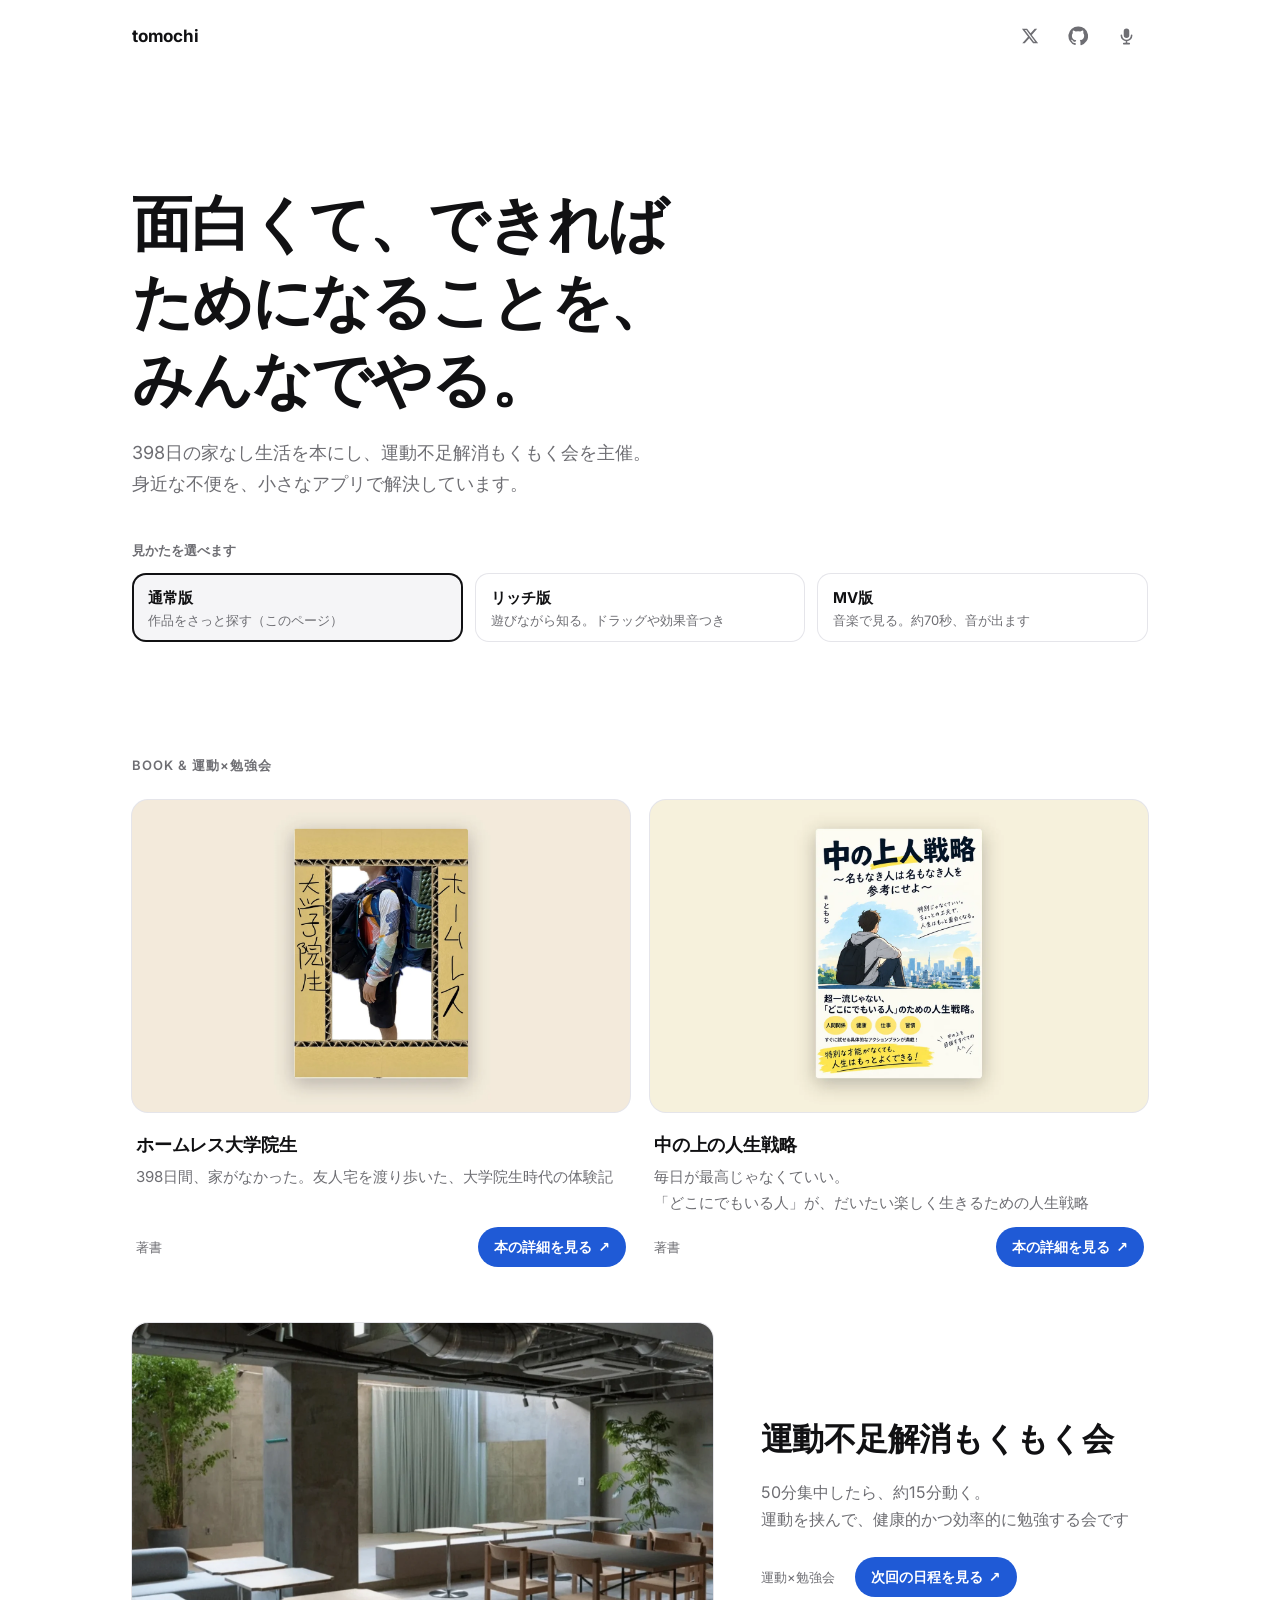
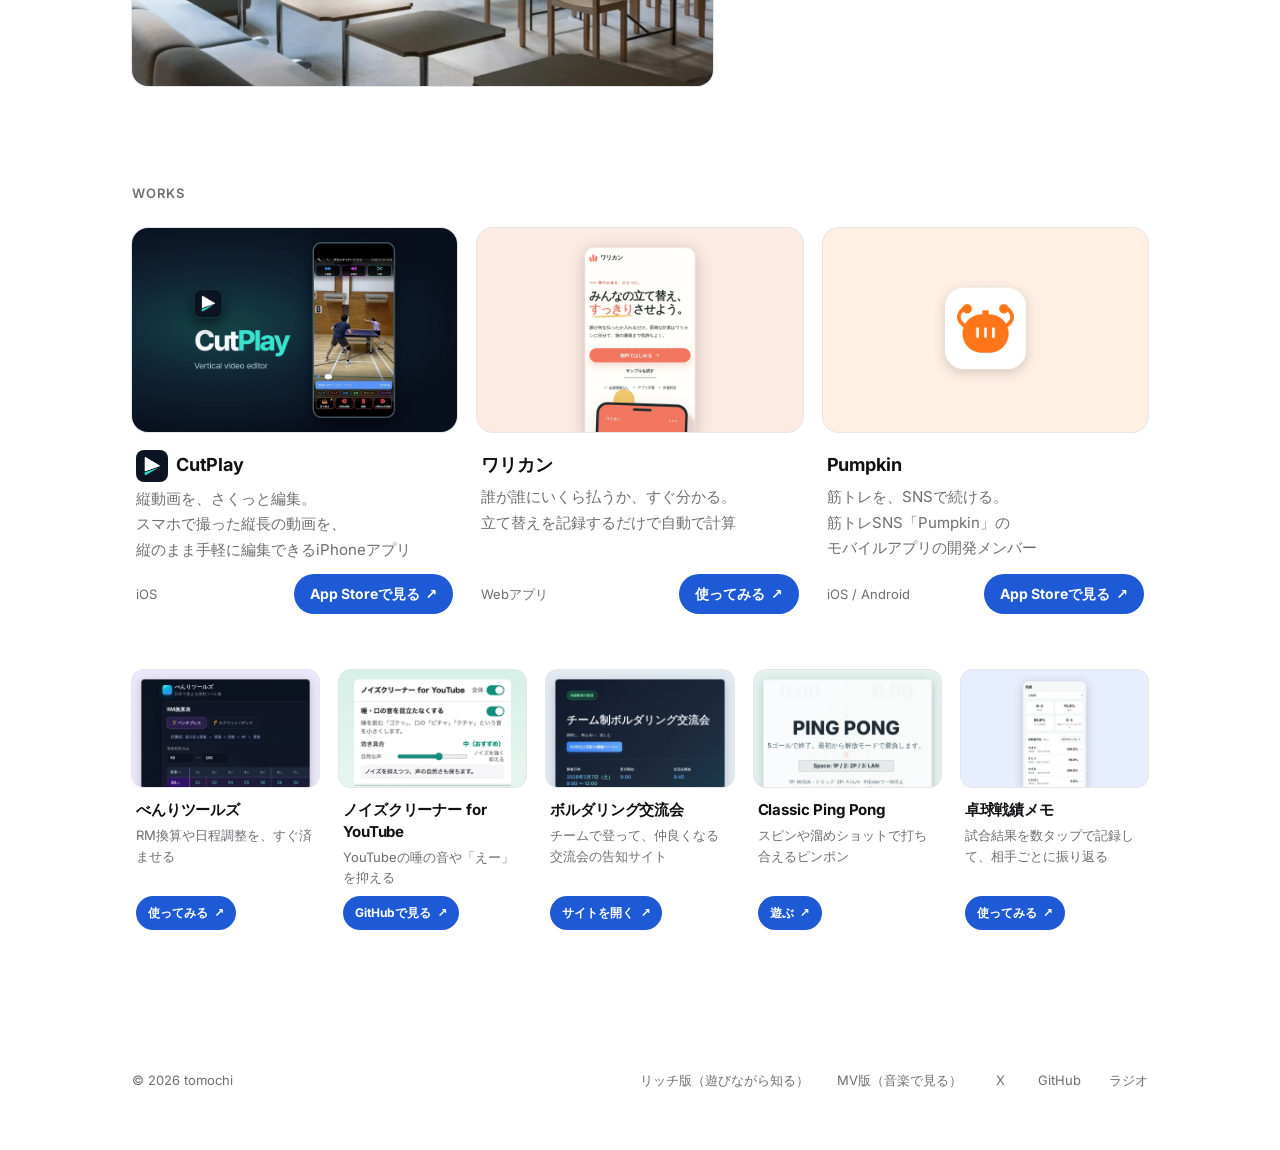
<file: index.html>
<!DOCTYPE html>
<html lang="ja">
<head>
  <meta charset="utf-8">
  <meta name="viewport" content="width=device-width, initial-scale=1">
  <title>tomochi</title>
  <meta name="description" content="tomochi のポートフォリオ。本の執筆、もくもく会の主催、身近な不便を解決するWebアプリ・スマホアプリ・ゲームづくりをしています。">
  <link rel="canonical" href="https://tomochi3.github.io/tomo/">
  <meta property="og:type" content="website">
  <meta property="og:site_name" content="tomochi">
  <meta property="og:locale" content="ja_JP">
  <meta property="og:url" content="https://tomochi3.github.io/tomo/">
  <meta property="og:title" content="tomochi">
  <meta property="og:description" content="面白くて、できればためになることを、みんなでやる。本の執筆、もくもく会の主催、Webアプリ・スマホアプリ・ゲームづくりをしています。">
  <meta property="og:image" content="https://tomochi3.github.io/tomo/img/og.jpg">
  <meta property="og:image:width" content="1200">
  <meta property="og:image:height" content="630">
  <meta property="og:image:alt" content="tomochi「面白くて、できればためになることを、みんなでやる。」と著書・作品の画像">
  <meta name="twitter:card" content="summary_large_image">
  <link rel="icon" href="favicon.ico?v=2" sizes="48x48">
  <link rel="icon" href="icon.svg?v=2" type="image/svg+xml">
  <link rel="icon" href="icon-32.png?v=2" type="image/png" sizes="32x32">
  <link rel="apple-touch-icon" href="apple-touch-icon.png?v=2">
  <link rel="preload" href="fonts/inter-latin-var.woff2" as="font" type="font/woff2" crossorigin>
  <link rel="stylesheet" href="css/style.css">
</head>
<body>
  <a class="skip" href="#main">本文へスキップ</a>
  <header class="header">
    <div class="container header__inner">
      <a class="logo" href="./">tomochi</a>
      <!-- スマホでは、見かたの切り替えはヘッダーのこのメニューだけにする（ヒーロー下の一覧は出さない） -->
      <details class="vmenu">
        <summary>見かた</summary>
        <ul>
          <li><a href="./" aria-current="page"><b>通常版</b><span>作品をさっと探す（このページ）</span></a></li>
          <li><a href="rich/"><b>リッチ版</b><span>遊びながら知る。ドラッグや効果音つき</span></a></li>
          <li><a href="mv/"><b>MV版</b><span>音楽で見る。約70秒、音が出ます</span></a></li>
        </ul>
      </details>
      <nav class="social" aria-label="SNS">
        <a href="https://x.com/tamachika11" target="_blank" rel="noopener" aria-label="X（@tamachika11）">
          <svg viewBox="0 0 24 24" width="18" height="18" aria-hidden="true"><path fill="currentColor" d="M18.24 2.25h3.31l-7.23 8.26 8.5 11.24h-6.66l-5.21-6.82-5.97 6.82H1.67l7.73-8.84L1.25 2.25h6.83l4.71 6.23 5.45-6.23Zm-1.16 17.52h1.83L7.08 4.13H5.12l11.96 15.64Z"/></svg>
        </a>
        <a href="https://github.com/tomochi3" target="_blank" rel="noopener" aria-label="GitHub（tomochi3）">
          <svg viewBox="0 0 24 24" width="20" height="20" aria-hidden="true"><path fill="currentColor" d="M12 .5a11.5 11.5 0 0 0-3.64 22.41c.58.1.79-.25.79-.56v-2c-3.2.7-3.88-1.37-3.88-1.37-.52-1.33-1.28-1.69-1.28-1.69-1.05-.71.08-.7.08-.7 1.16.08 1.77 1.19 1.77 1.19 1.03 1.77 2.7 1.26 3.36.96.1-.75.4-1.26.73-1.55-2.55-.29-5.24-1.28-5.24-5.68 0-1.26.45-2.28 1.19-3.09-.12-.29-.52-1.46.11-3.05 0 0 .97-.31 3.17 1.18a11 11 0 0 1 5.77 0c2.2-1.49 3.17-1.18 3.17-1.18.63 1.59.23 2.76.11 3.05.74.81 1.19 1.83 1.19 3.09 0 4.41-2.69 5.38-5.25 5.67.41.36.78 1.06.78 2.14v3.17c0 .31.21.67.8.56A11.5 11.5 0 0 0 12 .5Z"/></svg>
        </a>
        <a href="https://stand.fm/channels/6abde58ab58540624b2d5782" target="_blank" rel="noopener" aria-label="ラジオ（stand.fm）">
          <svg viewBox="0 0 24 24" width="19" height="19" aria-hidden="true"><path fill="currentColor" d="M12 14a3.5 3.5 0 0 0 3.5-3.5v-5a3.5 3.5 0 0 0-7 0v5A3.5 3.5 0 0 0 12 14Z"/><path d="M5.5 10.5a6.5 6.5 0 0 0 13 0M12 17v4M8.5 21h7" fill="none" stroke="currentColor" stroke-width="2" stroke-linecap="round"/></svg>
        </a>
      </nav>
    </div>
  </header>

  <main id="main" tabindex="-1">
    <section class="hero container">
      <h1 class="hero__title"><span class="phrase">面白くて、</span><span class="phrase">できれば</span><br><span class="phrase">ためになることを、</span><br><span class="phrase">みんなでやる。</span></h1>
      <p class="hero__lead"><span class="phrase">398日の家なし生活を本にし、</span><span class="phrase">運動不足解消もくもく会を主催。</span><br><span class="phrase">身近な不便を、</span><span class="phrase">小さなアプリで解決しています。</span></p>
      <nav class="views" aria-labelledby="views-title">
        <h2 class="views__title" id="views-title">見かたを選べます</h2>
        <ul class="views__list">
          <li><a href="./" aria-current="page"><b>通常版</b><span>作品をさっと探す（このページ）</span></a></li>
          <li><a href="rich/"><b>リッチ版</b><span>遊びながら知る。ドラッグや効果音つき</span></a></li>
          <li><a href="mv/"><b>MV版</b><span>音楽で見る。約70秒、音が出ます</span></a></li>
        </ul>
      </nav>
    </section>

    <section class="container section" aria-labelledby="more-title">
      <h2 class="label" id="more-title">Book &amp; 運動×勉強会</h2>
      <ul class="works">
        <li>
          <a class="card" href="https://amzn.asia/d/0fdwCbJb" target="_blank" rel="noopener">
            <picture>
              <source srcset="img/book-dark.webp" media="(prefers-color-scheme: dark)">
              <img class="card__img" src="img/book.webp" width="1600" height="1000" alt="『ホームレス大学院生』の表紙。大きなリュックを背負った人物を段ボールの枠が囲んでいる" loading="lazy">
            </picture>
            <div class="card__body">
              <h3 class="card__title">ホームレス大学院生</h3>
              <p class="card__desc"><span class="phrase">398日間、家がなかった。</span><span class="phrase">友人宅を渡り歩いた、大学院生時代の体験記</span></p>
              <p class="card__meta"><span class="card__kind">著書</span> <span class="card__go">本の詳細を見る</span></p>
            </div>
          </a>
        </li>
        <li>
          <a class="card" href="https://www.amazon.co.jp/dp/B0HNKJ1YPG?tag=yabo0e-22" target="_blank" rel="noopener">
            <picture>
              <source srcset="img/book2-dark.webp" media="(prefers-color-scheme: dark)">
              <img class="card__img" src="img/book2.webp" width="1600" height="1000" alt="『中の上の人生戦略』の表紙。街を見下ろして座る、リュックを背負った人物のイラスト" loading="lazy">
            </picture>
            <div class="card__body">
              <h3 class="card__title">中の上の人生戦略</h3>
              <p class="card__desc"><span class="phrase">毎日が最高じゃなくていい。</span><span class="phrase">「どこにでもいる人」が、だいたい楽しく生きるための人生戦略</span></p>
              <p class="card__meta"><span class="card__kind">著書</span> <span class="card__go">本の詳細を見る</span></p>
            </div>
          </a>
        </li>
        <li class="is-featured">
          <a class="card" href="https://kintech.connpass.com" target="_blank" rel="noopener">
            <img class="card__img" src="img/mokumoku.webp" width="1600" height="1000" alt="もくもく会の会場。テーブルや椅子、ソファが並ぶラウンジ" loading="lazy">
            <div class="card__body">
              <h3 class="card__title">運動不足解消もくもく会</h3>
              <p class="card__desc"><span class="phrase">50分集中したら、約15分動く。</span><span class="phrase">運動を挟んで、健康的かつ効率的に勉強する会です</span></p>
              <p class="card__meta"><span class="card__kind">運動×勉強会</span> <span class="card__go">次回の日程を見る</span></p>
            </div>
          </a>
        </li>
      </ul>
    </section>

    <section class="container section" aria-labelledby="works-title">
      <h2 class="label" id="works-title">Works</h2>
      <ul class="works">
        <li class="is-third">
          <a class="card" href="https://apps.apple.com/jp/app/cutplay/id6836113662" target="_blank" rel="noopener">
            <img class="card__img" src="img/cutplay.webp" width="1600" height="1000" alt="CutPlay で卓球の試合動画を編集中の画面。倍速再生や分割の操作が並ぶ">
            <div class="card__body">
              <h3 class="card__title card__title--with-icon"><img src="rich2/img/cutplay-icon.webp" width="32" height="32" alt="" loading="lazy">CutPlay</h3>
              <p class="card__desc"><span class="phrase">縦動画を、さくっと編集。</span><span class="phrase">スマホで撮った縦長の動画を、</span><span class="phrase">縦のまま手軽に編集できるiPhoneアプリ</span></p>
              <p class="card__meta"><span class="card__kind">iOS</span> <span class="card__go">App Storeで見る</span></p>
            </div>
          </a>
        </li>
        <li class="is-third">
          <a class="card" href="https://warikan.tomochi.workers.dev" target="_blank" rel="noopener">
            <img class="card__img" src="img/warikan.webp" width="1600" height="1000" alt="ワリカンのトップ画面。「みんなの立て替え、すっきりさせよう。」" loading="lazy">
            <div class="card__body">
              <h3 class="card__title">ワリカン</h3>
              <p class="card__desc"><span class="phrase">誰が誰にいくら払うか、すぐ分かる。</span><span class="phrase">立て替えを記録するだけで自動で計算</span></p>
              <p class="card__meta"><span class="card__kind">Webアプリ</span> <span class="card__go">使ってみる</span></p>
            </div>
          </a>
        </li>
        <li class="is-third">
          <a class="card" href="https://apps.apple.com/jp/app/pumpkin/id6504126864" target="_blank" rel="noopener">
            <img class="card__img" src="img/pumpkin.webp" width="1600" height="1000" alt="Pumpkin のアプリアイコン" loading="lazy">
            <div class="card__body">
              <h3 class="card__title">Pumpkin</h3>
              <p class="card__desc"><span class="phrase">筋トレを、SNSで続ける。</span><span class="phrase">筋トレSNS「Pumpkin」の</span><span class="phrase">モバイルアプリの開発メンバー</span></p>
              <p class="card__meta"><span class="card__kind">iOS / Android</span> <span class="card__go">App Storeで見る</span></p>
            </div>
          </a>
        </li>
        <li class="is-small">
          <a class="card" href="https://tomochi3.github.io/benri/" target="_blank" rel="noopener">
            <img class="card__img" src="img/benri-sm.webp" width="800" height="500" alt="べんりツールズのRM換算表" loading="lazy">
            <div class="card__body">
              <h3 class="card__title">べんりツールズ</h3>
              <p class="card__desc">RM換算や日程調整を、すぐ済ませる</p>
              <p class="card__meta"><span class="card__kind">Webツール</span> <span class="card__go">使ってみる</span></p>
            </div>
          </a>
        </li>
        <li class="is-small">
          <a class="card" href="https://github.com/tomochi3/cancel_noise" target="_blank" rel="noopener">
            <img class="card__img" src="img/cancel_noise-sm.webp" width="800" height="500" alt="ノイズクリーナー for YouTube の設定画面。「唾・口の音を目立たなくする」のスイッチと効き具合のスライダー" loading="lazy">
            <div class="card__body">
              <h3 class="card__title">ノイズクリーナー for YouTube</h3>
              <p class="card__desc">YouTubeの唾の音や「えー」を抑える</p>
              <p class="card__meta"><span class="card__kind">Chrome拡張</span> <span class="card__go">GitHubで見る</span></p>
            </div>
          </a>
        </li>
        <li class="is-small">
          <a class="card" href="https://tomochi3.github.io/5Grip/" target="_blank" rel="noopener">
            <img class="card__img" src="img/5grip-sm.webp" width="800" height="500" alt="チーム制ボルダリング交流会の告知ページ" loading="lazy">
            <div class="card__body">
              <h3 class="card__title">ボルダリング交流会</h3>
              <p class="card__desc">チームで登って、仲良くなる交流会の告知サイト</p>
              <p class="card__meta"><span class="card__kind">Webサイト</span> <span class="card__go">サイトを開く</span></p>
            </div>
          </a>
        </li>
        <li class="is-small">
          <a class="card" href="https://tomochi3.github.io/pingpong2/" target="_blank" rel="noopener">
            <img class="card__img" src="img/pingpong2-sm.webp" width="800" height="500" alt="Classic Ping Pong のタイトル画面" loading="lazy">
            <div class="card__body">
              <h3 class="card__title">Classic Ping Pong</h3>
              <p class="card__desc">スピンや溜めショットで打ち合えるピンポン</p>
              <p class="card__meta"><span class="card__kind">ゲーム</span> <span class="card__go">遊ぶ</span></p>
            </div>
          </a>
        </li>
        <li class="is-small">
          <a class="card" href="https://tomochi3.github.io/tt_record/" target="_blank" rel="noopener">
            <img class="card__img" src="img/tt_record-sm.webp" width="800" height="500" alt="卓球戦績メモの戦績画面。勝敗、勝率、対戦相手別の成績が並ぶ" loading="lazy">
            <div class="card__body">
              <h3 class="card__title">卓球戦績メモ</h3>
              <p class="card__desc">試合結果を数タップで記録して、相手ごとに振り返る</p>
              <p class="card__meta"><span class="card__kind">Webアプリ</span> <span class="card__go">使ってみる</span></p>
            </div>
          </a>
        </li>
      </ul>
    </section>
  </main>

  <footer class="footer container">
    <span>© <span data-year>2026</span> tomochi</span>
    <span class="footer__links">
      <a href="rich/">リッチ版（遊びながら知る）</a>
      <a href="mv/">MV版（音楽で見る）</a>
      <a href="https://x.com/tamachika11" target="_blank" rel="noopener">X</a>
      <a href="https://github.com/tomochi3" target="_blank" rel="noopener">GitHub</a>
      <a href="https://stand.fm/channels/6abde58ab58540624b2d5782" target="_blank" rel="noopener">ラジオ</a>
    </span>
  </footer>
  <script>
    document.querySelector('[data-year]').textContent = new Date().getFullYear();
    // 見かたのメニューは、外を押したら閉じる
    document.addEventListener('click', function (e) {
      var m = document.querySelector('.vmenu');
      if (m && m.open && !m.contains(e.target)) m.open = false;
    });
    // タッチしている間だけカードに is-pressed を付ける（:active はスマホで効かないことがあるため）
    (function () {
      var pressed = null;
      function release() { if (pressed) { pressed.classList.remove('is-pressed'); pressed = null; } }
      document.addEventListener('touchstart', function (e) {
        release();
        pressed = e.target.closest && e.target.closest('.card');
        if (pressed) pressed.classList.add('is-pressed');
      }, { passive: true });
      ['touchend', 'touchcancel', 'touchmove'].forEach(function (type) {
        document.addEventListener(type, release, { passive: true });
      });
      window.addEventListener('pagehide', release);
    })();
  </script>
</body>
</html>
</file>
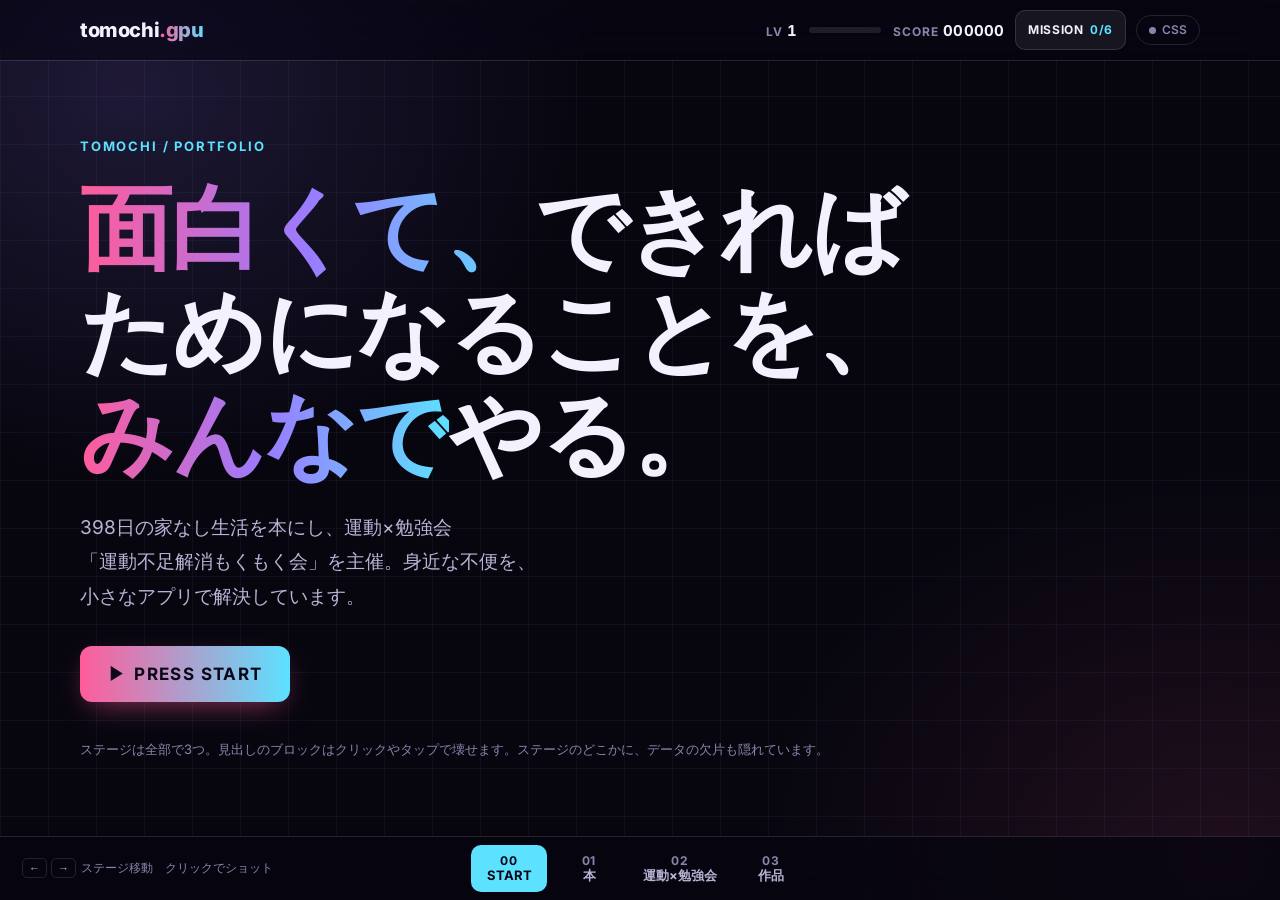
<file: gpu/index.html>
<!DOCTYPE html>
<html lang="ja">
<head>
  <meta charset="utf-8">
  <meta name="viewport" content="width=device-width, initial-scale=1, viewport-fit=cover">
  <title>tomochi — GPU</title>
  <meta name="description" content="tomochi のポートフォリオ（GPU版）。ステージを選んで進む、ゲーム画面のようなポートフォリオ。本の執筆、運動×勉強会の主催、身近な不便を解決するアプリづくり。">
  <link rel="canonical" href="https://tomochi3.github.io/tomo/gpu/">
  <meta property="og:type" content="website">
  <meta property="og:site_name" content="tomochi">
  <meta property="og:locale" content="ja_JP">
  <meta property="og:url" content="https://tomochi3.github.io/tomo/gpu/">
  <meta property="og:title" content="tomochi — GPU">
  <meta property="og:description" content="面白くて、できればためになることを、みんなでやる。ステージを選んで進む、ゲーム画面のようなポートフォリオ。">
  <meta property="og:image" content="https://tomochi3.github.io/tomo/img/og.jpg">
  <meta property="og:image:width" content="1200">
  <meta property="og:image:height" content="630">
  <meta name="twitter:card" content="summary_large_image">
  <link rel="icon" href="../favicon.ico?v=2" sizes="48x48">
  <link rel="icon" href="../icon.svg?v=2" type="image/svg+xml">
  <link rel="apple-touch-icon" href="../apple-touch-icon.png?v=2">
  <meta name="theme-color" content="#07060f">
  <link rel="preload" href="../fonts/inter-latin-var.woff2" as="font" type="font/woff2" crossorigin>
  <script>document.documentElement.classList.add('js', 'game');</script>
  <style>
    @font-face { font-family: "Inter"; font-style: normal; font-weight: 100 900; font-display: swap; src: url("../fonts/inter-latin-var.woff2") format("woff2"); unicode-range: U+0000-00FF, U+2000-206F, U+2190-21FF; }

    :root {
      --bg: #07060f;
      --ink: #f4f1ff;
      --soft: #b9b3d6;
      --dim: #8a84ab;
      --glass: rgba(16, 14, 34, .72);
      --glass-hi: rgba(255, 255, 255, .07);
      --line: rgba(255, 255, 255, .12);
      --pink: #ff5c9a;
      --cyan: #5ce1ff;
      --violet: #9a7bff;
      --lime: #c8ff5c;
      --font: "Inter", -apple-system, BlinkMacSystemFont, "Hiragino Sans", "Hiragino Kaku Gothic ProN", "Noto Sans JP", "Noto Sans CJK JP", "Yu Gothic UI", Meiryo, sans-serif;
      --ease: cubic-bezier(.2, .8, .2, 1);
      --top: 60px;
      --bot: 64px;
      color-scheme: dark;
    }
    *, *::before, *::after { box-sizing: border-box; }
    html { scroll-behavior: smooth; scroll-padding-top: 76px; }
    body { margin: 0; background: var(--bg); color: var(--ink); font-family: var(--font); font-size: 16px; line-height: 1.8; -webkit-font-smoothing: antialiased; overflow-x: hidden; }
    h1, h2, h3, p, ul, figure { margin: 0; }
    ul { padding: 0; list-style: none; }
    a { color: inherit; text-decoration: none; }
    button { font: inherit; color: inherit; }
    img { display: block; max-width: 100%; height: auto; }
    :focus-visible { outline: 2px solid var(--cyan); outline-offset: 3px; border-radius: 8px; }
    main:focus, .pane:focus { outline: none; }
    .phrase { display: inline-block; }
    .wrap { max-width: 1160px; margin: 0 auto; padding: 0 20px; }
    .skip { position: absolute; left: 12px; top: -60px; z-index: 100; display: inline-flex; align-items: center; min-height: 44px; padding: 0 16px; border-radius: 10px; background: var(--ink); color: var(--bg); font-size: 14px; }
    .skip:focus { top: 8px; }
    .num { font-variant-numeric: tabular-nums; }

    /* ---------- 背景：WebGPU のキャンバス。使えないときは CSS のマス目 ---------- */
    .stage { position: fixed; inset: 0; z-index: -1; width: 100%; height: 100%; display: block; pointer-events: none; }
    .fallback-bg { position: fixed; inset: 0; z-index: -2; background:
      linear-gradient(rgba(140, 150, 255, .06) 1px, transparent 1px) 0 0 / 48px 48px,
      linear-gradient(90deg, rgba(140, 150, 255, .06) 1px, transparent 1px) 0 0 / 48px 48px,
      radial-gradient(60vmax 50vmax at 10% 10%, rgba(154, 123, 255, .16), transparent 60%),
      radial-gradient(60vmax 50vmax at 95% 95%, rgba(255, 92, 154, .1), transparent 60%), var(--bg); }
    .gpu-on .fallback-bg { display: none; }

    /* ---------- HUD（上） ---------- */
    .hud { position: sticky; top: 0; z-index: 50; border-bottom: 1px solid var(--line); }
    /* ぼかしは疑似要素にかける（下のステージ選択を fixed で置けるように） */
    .hud::before { content: ""; position: absolute; inset: 0; z-index: -1; background: rgba(7, 6, 15, .62); backdrop-filter: blur(16px) saturate(160%); -webkit-backdrop-filter: blur(16px) saturate(160%); }
    .hud__in { display: flex; align-items: center; gap: 10px; height: var(--top); }
    .logo { display: inline-flex; align-items: center; min-height: 44px; font-weight: 800; font-size: 20px; letter-spacing: -.02em; }
    .logo span { background: linear-gradient(90deg, var(--pink), var(--cyan)); -webkit-background-clip: text; background-clip: text; color: transparent; }
    .stages { display: flex; gap: 4px; margin-left: auto; }
    .stages a { display: inline-flex; align-items: center; gap: 8px; min-height: 44px; padding: 0 12px; border-radius: 10px; font-size: 14px; font-weight: 700; color: var(--soft); transition: color .2s, background-color .2s; }
    .stages a b { font-size: 12px; letter-spacing: .06em; color: var(--dim); }
    .stages a:hover { color: var(--ink); background: var(--glass-hi); }
    .stages [data-go="0"] { display: none; }
    .meter, .missions-btn, .clear-badge, .keys { display: none; }
    .chip { display: inline-flex; align-items: center; gap: 6px; min-height: 30px; padding: 0 12px; border: 1px solid var(--line); border-radius: 999px; font: 600 12px/1 var(--font); color: var(--dim); white-space: nowrap; }
    .chip i { width: 7px; height: 7px; border-radius: 50%; background: var(--dim); }
    .chip.is-on { color: var(--ink); }
    .chip.is-on i { background: var(--lime); box-shadow: 0 0 10px var(--lime); }
    @media (max-width: 719px) { .stages { display: none; } .chip { margin-left: auto; } }

    /* ---------- 中身 ---------- */
    .hero { padding-top: clamp(64px, 12vw, 150px); padding-bottom: clamp(56px, 8vw, 110px); }
    .eyebrow { font-size: 13px; font-weight: 700; letter-spacing: .14em; text-transform: uppercase; color: var(--cyan); }
    .hero__stage { position: relative; margin-top: 18px; }
    .hero__title { font-size: clamp(36px, 7.2vw, 92px); font-weight: 900; line-height: 1.12; letter-spacing: -.02em; }
    .hero__title .ln { display: block; }
    .hero__title .grad { background: linear-gradient(90deg, var(--pink), var(--violet) 50%, var(--cyan)); -webkit-background-clip: text; background-clip: text; color: transparent; }
    /* HTML-in-Canvas：見出しは WebGPU のキャンバスの子にしてテクスチャに写す。元の場所には同じ高さの空きを残す */
    .stage > .hero__title { position: absolute; left: 0; top: 0; color: #fff; }
    .hero__ph { display: block; }
    /* HTML-in-Canvas が無いときは、見出しを WebGPU のブロックとして描き、DOM の見出しは透明にして残す */
    .gpu-text .hero__title { opacity: 0; }
    .hero__lead { margin-top: 26px; max-width: 36em; font-size: clamp(16px, 1.8vw, 19px); color: var(--soft); }
    .actions { display: flex; flex-wrap: wrap; align-items: center; gap: 12px 14px; margin-top: 32px; }
    .btn { display: inline-flex; align-items: center; gap: 8px; min-height: 48px; padding: 0 22px; border-radius: 12px; font-weight: 700; color: #0b0718; background: linear-gradient(90deg, var(--pink), var(--cyan)); box-shadow: 0 10px 30px -10px rgba(255, 92, 154, .6); transition: transform .2s var(--ease), box-shadow .2s; }
    .btn:hover { transform: translateY(-2px); box-shadow: 0 16px 40px -12px rgba(92, 225, 255, .7); }
    .btn::after { content: "→"; }
    .start { min-height: 56px; padding: 0 28px; font-size: 17px; letter-spacing: .08em; }
    .start::after { content: none; }
    .start i { font-style: normal; }
    .hint { margin-top: 36px; font-size: 13px; color: var(--dim); }

    .section { padding-top: clamp(80px, 11vw, 140px); }
    .sec-head { display: flex; align-items: baseline; gap: 16px; margin-bottom: clamp(28px, 4vw, 48px); }
    .sec-no { font-size: clamp(48px, 8vw, 96px); font-weight: 900; line-height: .9; letter-spacing: -.04em; color: transparent; -webkit-text-stroke: 1.5px rgba(255, 255, 255, .35); }
    .sec-no small { display: block; margin-bottom: 6px; font-size: 12px; letter-spacing: .2em; -webkit-text-stroke: 0; color: var(--cyan); }
    .sec-title { font-size: clamp(28px, 4.6vw, 54px); font-weight: 900; letter-spacing: -.02em; line-height: 1.15; }
    .sec-sub { margin-top: 4px; color: var(--soft); }

    .glass { position: relative; border-radius: 18px; background: var(--glass); border: 1px solid var(--line); backdrop-filter: blur(14px) saturate(140%); -webkit-backdrop-filter: blur(14px) saturate(140%); box-shadow: 0 30px 80px -40px rgba(0, 0, 0, .8), inset 0 1px 0 rgba(255, 255, 255, .08); transform: perspective(1200px) rotateX(var(--rx, 0deg)) rotateY(var(--ry, 0deg)); transition: transform .4s var(--ease); }
    /* マウスの位置に光る縁 */
    .glass::before { content: ""; position: absolute; inset: -1px; border-radius: inherit; padding: 1px; background: radial-gradient(240px circle at var(--mx, 50%) var(--my, 0%), rgba(92, 225, 255, .8), rgba(255, 92, 154, .4) 40%, transparent 70%); -webkit-mask: linear-gradient(#000 0 0) content-box, linear-gradient(#000 0 0); -webkit-mask-composite: xor; mask-composite: exclude; opacity: 0; transition: opacity .3s; pointer-events: none; }
    .glass:hover::before { opacity: 1; }

    .books { display: grid; gap: 20px; }
    @media (min-width: 860px) { .books { grid-template-columns: 1fr 1fr; } }
    .book { display: grid; grid-template-columns: minmax(96px, 34%) 1fr; gap: clamp(16px, 3vw, 28px); padding: clamp(18px, 3vw, 30px); }
    .book img { border-radius: 6px; box-shadow: 0 20px 40px -18px rgba(0, 0, 0, .9); }
    .book h3 { font-size: clamp(20px, 2.4vw, 26px); font-weight: 800; line-height: 1.35; }
    .book p { margin-top: 8px; color: var(--soft); font-size: 15px; }
    .stats { display: flex; flex-wrap: wrap; gap: 8px; margin-top: 14px; }
    .stats li { padding: 4px 12px; border-radius: 999px; border: 1px solid var(--line); background: var(--glass-hi); font-size: 13px; font-weight: 600; }
    .stats b { font-size: 16px; background: linear-gradient(90deg, var(--pink), var(--cyan)); -webkit-background-clip: text; background-clip: text; color: transparent; }
    .book .actions { margin-top: 18px; }

    .meet { display: grid; gap: clamp(18px, 3vw, 36px); padding: clamp(18px, 3vw, 30px); }
    @media (min-width: 860px) { .meet { grid-template-columns: 1.1fr .9fr; align-items: center; } }
    .meet img { width: 100%; aspect-ratio: 16 / 10; object-fit: cover; border-radius: 12px; }
    .meet h3 { font-size: clamp(22px, 3vw, 32px); font-weight: 800; line-height: 1.3; }
    .meet p { margin-top: 10px; color: var(--soft); }
    .ring { display: flex; align-items: center; gap: 18px; margin-top: 20px; }
    .ring__c { flex: none; width: 112px; aspect-ratio: 1; border-radius: 50%; background: conic-gradient(var(--cyan) 0 77%, var(--pink) 77% 100%); -webkit-mask: radial-gradient(closest-side, transparent 66%, #000 67%); mask: radial-gradient(closest-side, transparent 66%, #000 67%); }
    .ring p { margin: 0; font-size: 15px; color: var(--ink); }
    .ring p .sub { display: block; font-size: 13px; color: var(--soft); }
    .ring .c { color: var(--cyan); font-weight: 700; } .ring .p { color: var(--pink); font-weight: 700; }

    .apps { display: grid; gap: 20px; }
    @media (min-width: 860px) { .apps { grid-template-columns: repeat(3, 1fr); } }
    .app { display: flex; flex-direction: column; padding: 20px 20px 22px; }
    .app__name { display: flex; align-items: center; gap: 8px; }
    .app__name img { border-radius: 7px; }
    .app__shot { display: grid; place-items: center; height: 280px; margin: -4px -4px 16px; border-radius: 12px; background: radial-gradient(circle at 50% 30%, rgba(154, 123, 255, .3), transparent 70%); overflow: hidden; }
    .app__shot img { width: auto; max-height: 260px; border-radius: 22px; box-shadow: 0 20px 40px -16px rgba(0, 0, 0, .9); }
    .app__shot--icon img { max-height: 150px; border-radius: 26%; }
    .kind { font-size: 12px; font-weight: 700; letter-spacing: .08em; color: var(--cyan); }
    .app h3 { margin-top: 4px; font-size: 22px; font-weight: 800; line-height: 1.35; }
    .app p { margin-top: 6px; flex: 1; color: var(--soft); font-size: 15px; }
    .app .actions { margin-top: 16px; }

    .minis { display: grid; grid-template-columns: repeat(2, minmax(0, 1fr)); gap: 14px; margin-top: 20px; }
    @media (min-width: 860px) { .minis { grid-template-columns: repeat(4, minmax(0, 1fr)); } }
    .mini { display: flex; flex-direction: column; height: 100%; padding: 10px 10px 14px; border-radius: 14px; }
    .mini img { width: 100%; aspect-ratio: 16 / 10; object-fit: cover; border-radius: 8px; }
    .mini b { margin-top: 10px; padding: 0 4px; font-size: 15px; line-height: 1.4; }
    .mini span { padding: 2px 4px 0; flex: 1; font-size: 13px; line-height: 1.55; color: var(--soft); }
    .mini em { padding: 8px 4px 0; font-style: normal; font-size: 13px; font-weight: 700; color: var(--cyan); }
    .radio { display: inline-flex; align-items: center; gap: 10px; min-height: 44px; margin-top: 22px; padding: 0 18px; border-radius: 999px; font-size: 14px; color: var(--soft); }
    .radio b { color: var(--ink); }

    .next { display: flex; justify-content: flex-end; margin-top: 40px; }
    .next a { display: inline-flex; align-items: center; gap: 10px; min-height: 48px; padding: 0 20px; border: 1px solid rgba(92, 225, 255, .5); border-radius: 12px; font-size: 14px; font-weight: 800; letter-spacing: .06em; color: var(--cyan); background: rgba(92, 225, 255, .06); transition: background-color .2s; }
    .next a:hover { background: rgba(92, 225, 255, .16); }

    .about-gpu { margin-top: clamp(56px, 8vw, 96px); padding: 22px 24px; font-size: 14px; color: var(--soft); }
    .about-gpu h2 { font-size: 16px; color: var(--ink); }
    .about-gpu ul { margin-top: 8px; display: grid; gap: 4px; }
    .about-gpu code { padding: 1px 6px; border-radius: 6px; background: var(--glass-hi); font-size: 13px; }
    .about-gpu .st { font-weight: 700; color: var(--lime); }
    .about-gpu .st.off { color: var(--dim); }

    .foot { display: flex; flex-wrap: wrap; justify-content: space-between; align-items: center; gap: 12px 24px; margin-top: 56px; padding-top: 24px; padding-bottom: 40px; border-top: 1px solid var(--line); font-size: 13px; color: var(--dim); }
    .foot__links { display: flex; flex-wrap: wrap; gap: 2px; }
    .foot__links a { display: inline-flex; align-items: center; min-height: 44px; padding: 0 10px; font-weight: 600; color: var(--soft); }
    .foot__links a:hover { color: var(--ink); }

    .js .rv { opacity: 0; transform: translateY(28px); transition: opacity .9s var(--ease), transform .9s var(--ease); }
    .js .rv.in { opacity: 1; transform: none; }

    /* ================= ゲーム画面 ================= */
    /* 縦に長い1ページではなく、ステージを左右に切り替える。各ステージの中だけ縦にスクロールする */
    .game, .game body { height: 100%; overflow: hidden; }
    .game .hud { position: fixed; left: 0; right: 0; }
    .game main { position: fixed; left: 0; right: 0; top: var(--top); bottom: var(--bot); overflow: hidden; }
    .game .track { display: flex; height: 100%; transform: translateX(calc(var(--stage, 0) * -100%)); transition: transform .75s cubic-bezier(.7, 0, .2, 1); }
    .game .pane { flex: 0 0 100%; height: 100%; overflow-x: hidden; overflow-y: auto; overscroll-behavior: contain; scrollbar-width: thin; scrollbar-color: rgba(92, 225, 255, .35) transparent; }
    .game .pane > .wrap { position: relative; padding-bottom: 48px; transition: opacity .5s, transform .6s var(--ease); }
    .game .pane:not(.is-on) > .wrap { opacity: 0; transform: scale(.97); }
    .game .section { padding-top: 0; }
    .game .section > .wrap { padding-top: clamp(28px, 5vw, 56px); }
    .game .hero-pane { display: flex; flex-direction: column; justify-content: center; }
    .game .hero-pane > .wrap { width: 100%; padding-top: 24px; padding-bottom: 24px; }
    .game .hero__title { user-select: none; -webkit-user-select: none; cursor: crosshair; }
    .game .stages [data-go="0"] { display: inline-flex; }
    .game .stages a[aria-current="true"] { color: #0b0718; background: var(--cyan); }
    .game .stages a[aria-current="true"] b { color: #0b0718; }
    .no-anim .track, .no-anim .pane > .wrap { transition: none !important; }

    /* 下のステージ選択 */
    .game .stages { position: fixed; left: 0; right: 0; bottom: 0; z-index: 50; display: flex; justify-content: center; height: var(--bot); margin: 0; padding: 8px 12px calc(8px + env(safe-area-inset-bottom, 0px)); border-top: 1px solid var(--line); background: rgba(7, 6, 15, .8); backdrop-filter: blur(16px); -webkit-backdrop-filter: blur(16px); }
    .game .stages a { flex-direction: column; justify-content: center; gap: 0; min-width: 76px; padding: 0 12px; line-height: 1.2; font-size: 13px; }
    @media (max-width: 719px) {
      .game { --bot: 68px; }
      .game .stages { gap: 2px; padding-left: 6px; padding-right: 6px; }
      .game .stages a { flex: 1; min-width: 0; padding: 0 4px; font-size: 12px; }
      .game .stages a span { white-space: nowrap; overflow: hidden; text-overflow: ellipsis; max-width: 100%; }
    }
    .keys { position: fixed; left: 20px; bottom: 0; z-index: 51; align-items: center; height: var(--bot); margin: 0; font-size: 12px; color: var(--dim); pointer-events: none; }
    .keys kbd { display: inline-block; min-width: 22px; margin: 0 2px; padding: 1px 6px; border: 1px solid var(--line); border-radius: 5px; font: 700 11px/1.5 var(--font); text-align: center; color: var(--soft); }
    @media (min-width: 1180px) { .game .keys { display: flex; } }

    /* スコアと経験値 */
    .game .meter { display: flex; align-items: center; gap: 12px; margin-left: auto; font-size: 12px; font-weight: 700; letter-spacing: .08em; color: var(--dim); white-space: nowrap; }
    .meter b { color: var(--ink); font-size: 15px; letter-spacing: .02em; }
    .exp { display: block; width: 72px; height: 6px; border-radius: 3px; background: rgba(255, 255, 255, .1); overflow: hidden; }
    .exp i { display: block; height: 100%; width: 0; background: linear-gradient(90deg, var(--pink), var(--cyan)); transition: width .4s var(--ease); }
    .game .missions-btn { display: inline-flex; align-items: center; gap: 6px; min-height: 40px; padding: 0 12px; border: 1px solid var(--line); border-radius: 10px; background: var(--glass-hi); font-size: 12px; font-weight: 700; letter-spacing: .06em; cursor: pointer; }
    .missions-btn b { color: var(--cyan); }
    .game .clear-badge:not([hidden]) { display: inline-flex; align-items: center; min-height: 26px; padding: 0 10px; border-radius: 6px; font-size: 11px; font-weight: 900; letter-spacing: .12em; color: #0b0718; background: linear-gradient(90deg, var(--lime), var(--cyan)); }
    @media (max-width: 719px) {
      .game .chip, .game .meter .lbl, .game .exp { display: none; }
      .game .meter { gap: 8px; }
      .game .logo { font-size: 17px; }
    }
    @media (max-width: 380px) { .game .clear-badge:not([hidden]) { display: none; } }

    /* ミッションの一覧 */
    .missions { position: fixed; z-index: 60; top: calc(var(--top) + 8px); right: 12px; width: min(360px, calc(100vw - 24px)); max-height: calc(100% - var(--top) - var(--bot) - 16px); overflow-y: auto; padding: 18px 18px 14px; border-radius: 14px; border: 1px solid rgba(92, 225, 255, .35); background: rgba(10, 9, 24, .95); box-shadow: 0 30px 80px -20px rgba(0, 0, 0, .9); font-size: 14px; }
    .missions h2 { font-size: 13px; letter-spacing: .16em; color: var(--cyan); }
    .missions ol { margin: 10px 0 0; padding: 0; list-style: none; display: grid; gap: 6px; }
    .missions li { display: grid; grid-template-columns: 22px 1fr; gap: 2px 8px; padding: 8px 10px; border-radius: 10px; background: rgba(255, 255, 255, .04); line-height: 1.5; }
    .missions li::before { content: ""; grid-row: span 2; width: 16px; height: 16px; margin-top: 3px; border: 1.5px solid var(--dim); border-radius: 4px; }
    .missions li.done::before { content: "✓"; display: grid; place-items: center; border-color: var(--lime); background: var(--lime); color: #0b0718; font-size: 12px; font-weight: 900; }
    .missions li b { font-size: 14px; }
    .missions li small { font-size: 12px; color: var(--dim); }
    .missions li.done b { color: var(--lime); }
    .missions__foot { display: flex; justify-content: space-between; align-items: center; gap: 10px; margin-top: 12px; font-size: 12px; color: var(--dim); }
    .missions__foot button { min-height: 36px; padding: 0 12px; border: 1px solid var(--line); border-radius: 8px; background: none; color: var(--soft); font-size: 12px; cursor: pointer; }

    /* 実績のお知らせ（右上に流れる） */
    .toasts { position: fixed; z-index: 70; top: calc(var(--top) + 10px); right: 12px; display: grid; gap: 8px; justify-items: end; pointer-events: none; }
    .toast { display: grid; grid-template-columns: auto 1fr; gap: 0 12px; align-items: center; min-width: 240px; max-width: calc(100vw - 24px); padding: 10px 16px 10px 12px; border-radius: 12px; border: 1px solid rgba(200, 255, 92, .5); background: rgba(10, 9, 24, .95); box-shadow: 0 16px 40px -16px rgba(0, 0, 0, .9); animation: toast-in .45s var(--ease) both; }
    .toast.out { animation: toast-out .35s ease both; }
    .toast i { grid-row: span 2; display: grid; place-items: center; width: 34px; height: 34px; border-radius: 8px; background: var(--lime); color: #0b0718; font-style: normal; font-weight: 900; }
    .toast small { font-size: 11px; font-weight: 800; letter-spacing: .14em; color: var(--lime); }
    .toast b { font-size: 14px; line-height: 1.4; }
    @media (max-width: 719px) { .toasts { top: auto; bottom: calc(var(--bot) + 10px); left: 12px; justify-items: stretch; } .toast { min-width: 0; padding: 8px 12px 8px 10px; } }
    @keyframes toast-in { from { opacity: 0; transform: translateX(30px); } }
    @keyframes toast-out { to { opacity: 0; transform: translateX(30px); } }

    /* ブロックを壊したときなどに出る点数 */
    .pop { position: fixed; z-index: 65; pointer-events: none; font-weight: 900; font-size: 18px; white-space: nowrap; color: var(--lime); text-shadow: 0 0 2px #000, 0 2px 8px rgba(0, 0, 0, .8); transform: translate(-50%, -50%); animation: pop .9s ease-out forwards; }
    @keyframes pop { from { transform: translate(-50%, -50%) scale(.7); } 30% { transform: translate(-50%, -110%) scale(1.15); } to { opacity: 0; transform: translate(-50%, -190%); } }

    /* データの欠片（ステージの中に隠れている。ポインタで触ると集まる） */
    .shard { position: absolute; z-index: 3; width: 44px; height: 44px; margin: -22px 0 0 -22px; display: grid; place-items: center; cursor: pointer; }
    .shard::before { content: ""; width: 16px; height: 16px; transform: rotate(45deg); border: 2px solid var(--cyan); background: rgba(92, 225, 255, .25); box-shadow: 0 0 14px var(--cyan); animation: bob 2.4s ease-in-out infinite; }
    .shard.got { pointer-events: none; animation: got .5s ease-out forwards; }
    @keyframes bob { 50% { transform: rotate(45deg) translate(-3px, -3px) scale(1.12); } }
    @keyframes got { to { opacity: 0; transform: scale(2.2); } }

    /* ステージを切り替えるときに走る光 */
    .wipe { position: fixed; z-index: 40; top: var(--top); bottom: var(--bot); left: 0; width: 100%; pointer-events: none; opacity: 0; background: linear-gradient(90deg, transparent 0 46%, rgba(92, 225, 255, .18) 49%, rgba(200, 245, 255, .9) 50%, rgba(92, 225, 255, .18) 51%, transparent 54%); }
    .wipe.go-r { animation: wipe-r .7s cubic-bezier(.7, 0, .2, 1); }
    .wipe.go-l { animation: wipe-l .7s cubic-bezier(.7, 0, .2, 1); }
    @keyframes wipe-r { from { opacity: 1; transform: translateX(60%); } to { opacity: 1; transform: translateX(-60%); } }
    @keyframes wipe-l { from { opacity: 1; transform: translateX(-60%); } to { opacity: 1; transform: translateX(60%); } }

    .press { animation: blink 1.6s steps(2, start) infinite; }
    @keyframes blink { to { visibility: hidden; } }

    @media (prefers-reduced-motion: reduce) {
      html { scroll-behavior: auto; }
      *, *::before, *::after { transition: none !important; animation: none !important; }
      .js .rv { opacity: 1; transform: none; }
    }
  </style>
</head>
<body>
  <a class="skip" href="#main">本文へスキップ</a>
  <div class="fallback-bg" aria-hidden="true"></div>
  <canvas class="stage" aria-hidden="true"></canvas>

  <header class="hud">
    <div class="wrap hud__in">
      <a class="logo" href="#top">tomochi<span>.gpu</span></a>
      <nav class="stages" aria-label="ステージ">
        <a href="#top" data-go="0"><b>00</b><span>START</span></a>
        <a href="#book" data-go="1"><b>01</b><span>本</span></a>
        <a href="#community" data-go="2"><b>02</b><span>運動×勉強会</span></a>
        <a href="#works" data-go="3"><b>03</b><span>作品</span></a>
      </nav>
      <div class="meter" role="group" aria-label="スコア">
        <span class="clear-badge" data-clear hidden>ALL CLEAR</span>
        <span>LV <b class="num" data-lv>1</b></span>
        <span class="exp" aria-hidden="true"><i data-exp></i></span>
        <span><span class="lbl">SCORE </span><b class="num" data-score>000000</b></span>
      </div>
      <button class="missions-btn" type="button" aria-expanded="false" aria-controls="missions" data-missions-btn>MISSION <b class="num" data-mcount>0/7</b></button>
      <span class="chip" data-chip title="このページの描画のしくみ"><i></i><span data-chip-text>CSS</span></span>
    </div>
  </header>
  <p class="keys" aria-hidden="true"><kbd>←</kbd><kbd>→</kbd>&nbsp;ステージ移動　クリックでショット</p>

  <div class="missions" id="missions" data-missions hidden>
    <h2>MISSIONS</h2>
    <ol data-mlist></ol>
    <div class="missions__foot"><span>記録はこのブラウザだけに残ります</span><button type="button" data-reset>最初から</button></div>
  </div>
  <div class="toasts" aria-live="polite" data-toasts></div>
  <div class="wipe" aria-hidden="true"></div>

  <main id="main" tabindex="-1">
    <div class="track">
      <section class="pane hero-pane" id="top" aria-labelledby="hero-title">
        <div class="wrap hero">
          <p class="eyebrow">tomochi / portfolio</p>
          <div class="hero__stage" data-hero>
            <h1 class="hero__title" id="hero-title"><span class="ln"><span class="grad">面白くて、</span>できれば</span><span class="ln">ためになることを、</span><span class="ln"><span class="grad">みんなで</span>やる。</span></h1>
          </div>
          <p class="hero__lead"><span class="phrase">398日の家なし生活を本にし、</span><span class="phrase">運動×勉強会</span><span class="phrase">「運動不足解消もくもく会」を主催。</span><span class="phrase">身近な不便を、</span><span class="phrase">小さなアプリで解決しています。</span></p>
          <div class="actions">
            <a class="btn start" href="#book"><i aria-hidden="true">▶</i> <span class="press">PRESS START</span></a>
          </div>
          <p class="hint" data-hint>ステージは全部で3つ。見出しのブロックはクリックやタップで壊せます。ステージのどこかに、データの欠片も隠れています。</p>
        </div>
      </section>

      <section class="pane section" id="book" aria-labelledby="book-title">
        <div class="wrap">
          <div class="sec-head"><p class="sec-no" aria-hidden="true"><small>STAGE</small>01</p><div><h2 class="sec-title" id="book-title">本を書く</h2><p class="sec-sub">これまでに2冊、出しています。</p></div></div>
          <div class="books">
            <article class="glass book rv" data-tilt>
              <img src="../rich/img/book-cover.webp" width="560" height="801" alt="『ホームレス大学院生』の表紙。大きなリュックを背負った人物を段ボールの枠が囲んでいる" loading="lazy">
              <div>
                <p class="kind">体験記</p>
                <h3>ホームレス大学院生</h3>
                <p><span class="phrase">398日間、家がなかった。</span><span class="phrase">家を手放して友人宅を渡り歩いた、</span><span class="phrase">大学院生時代の体験記です。</span></p>
                <ul class="stats"><li><b>398</b> 日</li><li><b>32</b> 人の友人宅</li><li><b>11</b> 都府県</li></ul>
                <div class="actions"><a class="btn" href="https://amzn.asia/d/0fdwCbJb" target="_blank" rel="noopener">Amazonで見る</a></div>
              </div>
            </article>
            <article class="glass book rv" data-tilt>
              <img src="../rich/img/book2-cover.webp" width="560" height="840" alt="『中の上の人生戦略』の表紙。街を見下ろして座る、リュックを背負った人物のイラスト" loading="lazy">
              <div>
                <p class="kind">人生戦略</p>
                <h3>中の上の人生戦略</h3>
                <p><span class="phrase">名もなき人は、</span><span class="phrase">名もなき人を参考にせよ。</span><span class="phrase">超一流じゃない、</span><span class="phrase">「どこにでもいる人」のための人生戦略です。</span></p>
                <ul class="stats"><li>人間関係</li><li>健康</li><li>仕事</li><li>習慣</li></ul>
                <div class="actions"><a class="btn" href="https://www.amazon.co.jp/dp/B0HNKJ1YPG?tag=yabo0e-22" target="_blank" rel="noopener">Amazonで見る</a></div>
              </div>
            </article>
          </div>
          <p class="next"><a href="#community">NEXT STAGE ▶ 02 運動×勉強会</a></p>
        </div>
      </section>

      <section class="pane section" id="community" aria-labelledby="cm-title">
        <div class="wrap">
          <div class="sec-head"><p class="sec-no" aria-hidden="true"><small>STAGE</small>02</p><div><h2 class="sec-title" id="cm-title"><span class="phrase">運動×勉強会を</span><span class="phrase">ひらく</span></h2><p class="sec-sub"><span class="phrase">運動不足を解消しながら、</span><span class="phrase">勉強時間も確保する会です。</span></p></div></div>
          <article class="glass meet rv" data-tilt>
            <img src="../rich/img/mokumoku-wide.webp" width="1400" height="733" alt="もくもく会の会場。テーブルや椅子、ソファが並ぶラウンジ" loading="lazy">
            <div>
              <p class="kind">運動不足解消もくもく会</p>
              <h3><span class="phrase">勉強の合間に、</span><span class="phrase">運動を。</span></h3>
              <p>運動を挟むことによって、健康的かつ効率的に勉強を進めています。</p>
              <div class="ring"><div class="ring__c" aria-hidden="true"></div><p><span class="c">50分</span>勉強して、<span class="p">約15分</span>体を動かす。<span class="sub">それを、みんなでくり返す。</span></p></div>
              <div class="actions"><a class="btn" href="https://kintech.connpass.com" target="_blank" rel="noopener">connpassで見る</a></div>
            </div>
          </article>
          <p class="next"><a href="#works">NEXT STAGE ▶ 03 作品</a></p>
        </div>
      </section>

      <section class="pane section" id="works" aria-labelledby="works-title">
        <div class="wrap">
          <div class="sec-head"><p class="sec-no" aria-hidden="true"><small>STAGE</small>03</p><div><h2 class="sec-title" id="works-title"><span class="phrase">アプリを</span><span class="phrase">つくる</span></h2><p class="sec-sub"><span class="phrase">身近な不便を、</span><span class="phrase">小さなアプリで。</span></p></div></div>
          <div class="apps">
            <article class="glass app rv" data-tilt>
              <div class="app__shot"><img src="../rich/img/cutplay-phone.webp" width="780" height="1691" alt="CutPlay で卓球の試合動画を編集中の画面。倍速再生や分割の操作が並ぶ" loading="lazy"></div>
              <p class="kind">iPhoneアプリ</p>
              <h3 class="app__name"><img src="../rich2/img/cutplay-icon.webp" width="28" height="28" alt="" loading="lazy">CutPlay</h3>
              <p>縦動画を、さくっと編集。スマホで撮った縦長の動画を、縦のまま手軽に編集できます。</p>
              <div class="actions"><a class="btn" href="https://apps.apple.com/jp/app/cutplay/id6836113662" target="_blank" rel="noopener">App Storeで見る</a></div>
            </article>
            <article class="glass app rv" data-tilt>
              <div class="app__shot"><img src="../rich/img/warikan-phone.webp" width="780" height="1688" alt="ワリカンのトップ画面。「みんなの立て替え、すっきりさせよう。」" loading="lazy"></div>
              <p class="kind">Webアプリ</p>
              <h3>ワリカン</h3>
              <p>誰が誰にいくら払えばいいかを、自動で計算。会員登録なしで、共有リンクから一緒に記録できます。</p>
              <div class="actions"><a class="btn" href="https://warikan.tomochi.workers.dev" target="_blank" rel="noopener">サイトを開く</a></div>
            </article>
            <article class="glass app rv" data-tilt>
              <div class="app__shot app__shot--icon"><img src="../rich/img/pumpkin-icon.webp" width="480" height="480" alt="Pumpkin のアプリアイコン" loading="lazy"></div>
              <p class="kind">スマホアプリ</p>
              <h3>Pumpkin</h3>
              <p>筋トレSNS「Pumpkin」のモバイルアプリの開発メンバー。iOSはApp Storeで公開中、Androidは開発中です。</p>
              <div class="actions"><a class="btn" href="https://apps.apple.com/jp/app/pumpkin/id6504126864" target="_blank" rel="noopener">App Storeで見る</a></div>
            </article>
          </div>
          <ul class="minis">
            <li><a class="glass mini rv" href="https://tomochi3.github.io/benri/" target="_blank" rel="noopener"><img src="../rich/img/benri-sm.webp" width="800" height="500" alt="べんりツールズのRM換算表" loading="lazy"><b>べんりツールズ</b><span>RM換算表や日程調整の時短ツール</span><em>サイトを開く →</em></a></li>
            <li><a class="glass mini rv" href="https://tomochi3.github.io/5Grip/" target="_blank" rel="noopener"><img src="../rich/img/5grip-sm.webp" width="800" height="500" alt="チーム制ボルダリング交流会の告知ページ" loading="lazy"><b>ボルダリング交流会</b><span>チーム制で登る交流会の告知サイト</span><em>サイトを開く →</em></a></li>
            <li><a class="glass mini rv" href="https://tomochi3.github.io/pingpong2/" target="_blank" rel="noopener"><img src="../rich/img/pingpong2-sm.webp" width="800" height="500" alt="Classic Ping Pong のタイトル画面" loading="lazy"><b>Classic Ping Pong</b><span>スピンや溜めショットで遊ぶピンポン</span><em>遊ぶ →</em></a></li>
            <li><a class="glass mini rv" href="https://tomochi3.github.io/tt_record/" target="_blank" rel="noopener"><img src="../rich/img/tt_record-sm.webp" width="800" height="500" alt="卓球戦績メモの戦績画面。勝敗、勝率、対戦相手別の成績が並ぶ" loading="lazy"><b>卓球戦績メモ</b><span>試合結果を数タップで記録</span><em>サイトを開く →</em></a></li>
          </ul>
          <a class="glass radio" href="https://stand.fm/channels/6abde58ab58540624b2d5782" target="_blank" rel="noopener"><span aria-hidden="true">🎙</span> <b>ラジオもやってます</b> stand.fm で聴く →</a>

          <div class="glass about-gpu">
            <h2>このページの描き方</h2>
            <ul>
              <li>背景：<b>WebGPU</b> のシェーダーでマス目を毎フレーム描いています。ステージを移ると視点が横に流れ、クリックやステージの到着で、マスが波のように点灯します（<span class="st off" data-st-gpu>未対応</span>）。</li>
              <li>見出し：テクスチャを数百個のブロックに分け、3D に並べて描いています。壊れたブロックは、しばらくすると元に戻ります。<b>HTML-in-Canvas</b> が使えるときは HTML のままテクスチャにし（<span class="st off" data-st-hic>未対応</span>）、使えないときは文字の位置を1文字ずつ測って描き写しています。</li>
              <li>HTML-in-Canvas は実験中の機能です。Chrome で <code>chrome://flags/#canvas-draw-element</code> を有効にすると見られます。どちらも使えないブラウザでは、ふつうの HTML と CSS で表示します。</li>
            </ul>
          </div>
          <p class="next"><a href="#top">▶ START に戻る</a></p>

          <footer class="foot">
            <span>© <span data-year>2026</span> tomochi</span>
            <span class="foot__links">
              <a href="../">通常版</a>
              <a href="../rich/">リッチ版</a>
              <a href="https://x.com/tamachika11" target="_blank" rel="noopener">X</a>
              <a href="https://github.com/tomochi3" target="_blank" rel="noopener">GitHub</a>
              <a href="https://stand.fm/channels/6abde58ab58540624b2d5782" target="_blank" rel="noopener">ラジオ</a>
            </span>
          </footer>
        </div>
      </section>
    </div>
  </main>

  <script>
    (function () {
      var root = document.documentElement;
      var reduce = matchMedia('(prefers-reduced-motion: reduce)').matches;
      document.querySelector('[data-year]').textContent = new Date().getFullYear();

      // カードをマウスの位置に合わせて少し傾け、縁を光らせる
      if (matchMedia('(hover: hover) and (pointer: fine)').matches && !reduce) {
        document.querySelectorAll('[data-tilt], .mini').forEach(function (el) {
          el.addEventListener('pointermove', function (e) {
            var r = el.getBoundingClientRect(), x = (e.clientX - r.left) / r.width, y = (e.clientY - r.top) / r.height;
            el.style.setProperty('--mx', x * 100 + '%'); el.style.setProperty('--my', y * 100 + '%');
            if (el.hasAttribute('data-tilt')) { el.style.setProperty('--ry', (x - .5) * 5 + 'deg'); el.style.setProperty('--rx', -(y - .5) * 5 + 'deg'); }
          });
          el.addEventListener('pointerleave', function () { el.style.setProperty('--rx', '0deg'); el.style.setProperty('--ry', '0deg'); });
        });
      }
      var io = 'IntersectionObserver' in window ? new IntersectionObserver(function (es) { es.forEach(function (e) { if (e.isIntersecting) { e.target.classList.add('in'); io.unobserve(e.target); } }); }, { rootMargin: '0px 0px -5% 0px' }) : null;
      document.querySelectorAll('.rv').forEach(function (el) { if (io) io.observe(el); else el.classList.add('in'); });

      // ================= ゲーム =================
      var track = document.querySelector('.track'), panes = [].slice.call(document.querySelectorAll('.pane'));
      var tabs = [].slice.call(document.querySelectorAll('[data-go]')), wipe = document.querySelector('.wipe');
      var cur = -1, gpuOK = false;
      // WebGPU 側から差し込む処理（ステージへの到着、全部クリア）
      var hooks = { stage: function () {}, clear: function () {} };

      var ACH = [
        ['start', 'ゲームスタート', 'START を押すか、ステージを移る'],
        ['s1', 'STAGE 01 到着', '本のステージを見る'],
        ['s2', 'STAGE 02 到着', '運動×勉強会のステージを見る'],
        ['s3', 'STAGE 03 到着', '作品のステージを見る'],
        ['break', 'ブロック崩し', '見出しのブロックを40個壊す'],
        ['shard', 'コレクター', 'データの欠片を9個ぜんぶ集める'],
        ['out', '外の世界へ', '本やアプリのリンクを開く']];
      var KEY = 'tomochi-gpu', save;
      function fresh() { return { score: 0, done: {}, shards: {}, broken: 0 }; }
      try { save = JSON.parse(localStorage.getItem(KEY)) || fresh(); } catch (e) { save = fresh(); }
      if (!save.done || !save.shards || typeof save.score !== 'number') save = fresh();
      function persist() { try { localStorage.setItem(KEY, JSON.stringify(save)); } catch (e) {} }

      var elScore = document.querySelector('[data-score]'), elLv = document.querySelector('[data-lv]'), elExp = document.querySelector('[data-exp]');
      function level() { return 1 + Math.floor(save.score / 1000); }
      function hud() {
        elScore.textContent = ('00000' + save.score).slice(-6);
        elLv.textContent = level();
        elExp.style.width = save.score % 1000 / 10 + '%';
      }
      function addScore(n) {
        var lv = level();
        save.score += n; persist(); hud();
        if (level() > lv) toast('LEVEL UP', 'LV ' + level() + ' になりました', '▲');
      }

      var toasts = document.querySelector('[data-toasts]');
      function toast(kind, text, icon) {
        var el = document.createElement('div');
        el.className = 'toast';
        el.innerHTML = '<i aria-hidden="true"></i><small></small><b></b>';
        el.querySelector('i').textContent = icon || '★';
        el.querySelector('small').textContent = kind;
        el.querySelector('b').textContent = text;
        toasts.appendChild(el);
        // 一度に見せるのは3つまで
        while (toasts.children.length > 3) toasts.firstChild.remove();
        setTimeout(function () { el.classList.add('out'); setTimeout(function () { el.remove(); }, 400); }, 2800);
      }
      function pop(x, y, text) {
        var el = document.createElement('span');
        el.className = 'pop'; el.setAttribute('aria-hidden', 'true'); el.textContent = text;
        el.style.left = x + 'px'; el.style.top = y + 'px';
        document.body.appendChild(el);
        setTimeout(function () { el.remove(); }, 950);
      }

      // ミッション。ブロック崩しは WebGPU が動くときだけ数える
      var mlist = document.querySelector('[data-mlist]'), mcount = document.querySelector('[data-mcount]'), badge = document.querySelector('[data-clear]');
      function needed() { return ACH.filter(function (a) { return a[0] !== 'break' || gpuOK; }); }
      function missions() {
        mlist.textContent = '';
        ACH.forEach(function (a) {
          var li = document.createElement('li'), b = document.createElement('b'), s = document.createElement('small');
          li.className = save.done[a[0]] ? 'done' : '';
          b.textContent = a[1];
          s.textContent = a[2] + (a[0] === 'break' ? '（いま ' + Math.min(40, save.broken) + '/40' + (gpuOK ? '' : '・WebGPU 対応ブラウザで遊べます') + '）' : a[0] === 'shard' ? '（いま ' + Object.keys(save.shards).length + '/9）' : '');
          li.appendChild(b); li.appendChild(s);
          mlist.appendChild(li);
        });
        var n = needed(), d = n.filter(function (a) { return save.done[a[0]]; }).length;
        mcount.textContent = d + '/' + n.length;
        badge.hidden = d < n.length;
        return d === n.length;
      }
      function unlock(id) {
        if (save.done[id]) return;
        save.done[id] = 1;
        var a = ACH.filter(function (x) { return x[0] === id; })[0];
        toast('実績解除 +300', a[1]);
        addScore(300);
        if (missions()) {
          setTimeout(function () { toast('ALL CLEAR', '全部のミッションを達成しました。遊んでくれてありがとう！', '♛'); }, 600);
          hooks.clear();
        }
      }

      var mbtn = document.querySelector('[data-missions-btn]'), mpanel = document.querySelector('[data-missions]');
      function showMissions(on) { mpanel.hidden = !on; mbtn.setAttribute('aria-expanded', on); if (on) missions(); }
      mbtn.addEventListener('click', function (e) { e.stopPropagation(); showMissions(mpanel.hidden); });
      document.addEventListener('click', function (e) { if (!mpanel.hidden && !mpanel.contains(e.target)) showMissions(false); });
      document.addEventListener('keydown', function (e) { if (e.key === 'Escape' && !mpanel.hidden) { showMissions(false); mbtn.focus(); } });
      document.querySelector('[data-reset]').addEventListener('click', function () {
        save = fresh(); persist(); hud(); missions(); placeShards();
        toast('RESET', '記録を消しました。最初から遊べます', '↺');
      });

      // データの欠片：ステージ 01〜03 に3つずつ。ポインタで触ると集まる
      var SHARDS = { book: [[1, 38], [99, 24], [62, 99]], community: [[99, 30], [1, 66], [74, 99]], works: [[1, 42], [99, 70], [40, 99]] };
      function placeShards() {
        document.querySelectorAll('.shard').forEach(function (el) { el.remove(); });
        Object.keys(SHARDS).forEach(function (id) {
          var wrap = document.querySelector('#' + id + ' > .wrap');
          SHARDS[id].forEach(function (p, i) {
            var key = id + i;
            if (save.shards[key]) return;
            var el = document.createElement('span');
            el.className = 'shard'; el.setAttribute('aria-hidden', 'true');
            el.style.left = p[0] + '%'; el.style.top = p[1] + '%';
            function take() {
              if (el.classList.contains('got')) return;
              el.classList.add('got');
              save.shards[key] = 1;
              var r = el.getBoundingClientRect(), n = Object.keys(save.shards).length;
              pop(r.left + r.width / 2, r.top, '+50  ' + n + '/9');
              addScore(50);
              if (n >= 9) unlock('shard'); else missions();
              setTimeout(function () { el.remove(); }, 500);
            }
            el.addEventListener('pointerenter', take);
            el.addEventListener('pointerdown', take);
            wrap.appendChild(el);
          });
        });
      }

      // ステージの切り替え
      function go(i, opt) {
        opt = opt || {};
        i = Math.max(0, Math.min(panes.length - 1, i));
        if (i === cur) return;
        var dir = i > cur ? 'go-r' : 'go-l', first = cur < 0;
        cur = i;
        if (first) { root.classList.add('no-anim'); setTimeout(function () { root.classList.remove('no-anim'); }, 50); }
        track.style.setProperty('--stage', i);
        panes.forEach(function (p, k) { p.classList.toggle('is-on', k === i); p.inert = k !== i; });
        tabs.forEach(function (a) { a.setAttribute('aria-current', +a.getAttribute('data-go') === i ? 'true' : 'false'); });
        if (!first && !reduce) { wipe.classList.remove('go-r', 'go-l'); void wipe.offsetWidth; wipe.classList.add(dir); }
        if (opt.user) {
          try { history.replaceState(null, '', '#' + panes[i].id); } catch (e) {}
          unlock('start');
        }
        if (i > 0) unlock('s' + i);
        hooks.stage(i, first);
      }
      function paneOf(hash) {
        var el = hash && hash.length > 1 && document.getElementById(hash.slice(1));
        if (!el) return -1;
        for (var k = 0; k < panes.length; k++) if (panes[k] === el || panes[k].contains(el)) return k;
        return -1;
      }
      // ページ内リンク（ステージ選択・NEXT STAGE・PRESS START）はステージの切り替えにする
      document.addEventListener('click', function (e) {
        var a = e.target.closest('a[href^="#"]');
        if (a) {
          var k = paneOf(a.getAttribute('href'));
          if (k >= 0) { e.preventDefault(); go(k, { user: true }); if (a.closest('.pane')) panes[k].focus({ preventScroll: true }); }
          return;
        }
        if (e.target.closest('a[target="_blank"]')) unlock('out');
      });
      panes.forEach(function (p) { p.setAttribute('tabindex', '-1'); });
      document.addEventListener('keydown', function (e) {
        if (e.altKey || e.ctrlKey || e.metaKey || /input|textarea|select/i.test(e.target.tagName)) return;
        if (e.key === 'ArrowRight') { go(cur + 1, { user: true }); e.preventDefault(); }
        else if (e.key === 'ArrowLeft') { go(cur - 1, { user: true }); e.preventDefault(); }
        else if (/^[0-3]$/.test(e.key)) go(+e.key, { user: true });
      });
      // スマホは左右のスワイプで移る
      var touch = null, mainEl = document.querySelector('main');
      mainEl.addEventListener('touchstart', function (e) { var p = e.touches[0]; touch = [p.clientX, p.clientY, Date.now()]; }, { passive: true });
      mainEl.addEventListener('touchend', function (e) {
        if (!touch) return;
        var p = e.changedTouches[0], dx = p.clientX - touch[0], dy = p.clientY - touch[1];
        if (Math.abs(dx) > 60 && Math.abs(dx) > Math.abs(dy) * 1.6 && Date.now() - touch[2] < 700) go(cur + (dx < 0 ? 1 : -1), { user: true });
        touch = null;
      }, { passive: true });
      addEventListener('hashchange', function () { var k = paneOf(location.hash); if (k >= 0) go(k, { user: true }); });

      hud(); missions(); placeShards();
      go(Math.max(0, paneOf(location.hash)));

      // ---------- WebGPU ----------
      var stage = document.querySelector('.stage');
      var chip = document.querySelector('[data-chip]'), chipText = document.querySelector('[data-chip-text]');
      function status(gpu, hic) {
        chip.classList.toggle('is-on', gpu);
        chipText.textContent = gpu ? (hic ? 'WebGPU + HTML-in-Canvas' : 'WebGPU') : 'CSS';
        var sg = document.querySelector('[data-st-gpu]'), sh = document.querySelector('[data-st-hic]');
        sg.textContent = gpu ? '動作中' : '未対応'; sg.classList.toggle('off', !gpu);
        sh.textContent = hic ? '動作中' : '未対応'; sh.classList.toggle('off', !hic);
      }
      if (!navigator.gpu || !isSecureContext) { status(false, false); return; }

      var WGSL = `
struct U { hero: vec4f, res: vec2f, ptr: vec2f, vel: vec2f, click: vec2f, time: f32, cam: f32, heroOn: f32, melt: f32,
           dpr: f32, page: f32, clickT: f32, pulseT: f32, pulse: vec2f, gx: f32, gy: f32, lens: f32, warp: f32, clearT: f32, p2: f32 };
@group(0) @binding(0) var<uniform> u: U;
@group(0) @binding(1) var smp: sampler;
@group(0) @binding(2) var tex: texture_2d<f32>;
@group(0) @binding(3) var<storage, read> hits: array<f32>;   // ブロックごとの、壊された時刻

const CELL = 48.;   // 背景のマス目（CSS px）
fn hash(p: vec2f) -> f32 { return fract(sin(dot(p, vec2f(127.1, 311.7))) * 43758.5453); }
fn rotA(v: vec3f, k: vec3f, a: f32) -> vec3f { let c = cos(a); let s = sin(a); return v * c + cross(k, v) * s + k * dot(k, v) * (1. - c); }
// 背景の世界の座標。ステージを移ると、視点（cam）が横に流れる（クリックと到着の位置も、この座標で持つ）
fn world(px: vec2f) -> vec2f { return px + vec2f(u.cam, 0.); }
// マス id から、中心 c のマスを起点に広がる四角い波（t0 に始まる）
fn wave(id: vec2f, c: vec2f, t0: f32, speed: f32) -> f32 {
  let age = u.time - t0;
  if (age < 0. || age > 2.5) { return 0.; }
  let dc = abs(id - floor(c / (CELL * u.dpr)));
  let w = max(dc.x, dc.y) - age * speed;
  return exp(-w * w * 1.2) * exp(-age * 1.3);
}

// ---------- 背景：暗い地にマス目。ポインタの下のマスが光る ----------
@vertex fn vs(@builtin(vertex_index) i: u32) -> @builtin(position) vec4f {
  var p = array<vec2f, 3>(vec2f(-1., -3.), vec2f(-1., 1.), vec2f(3., 1.));
  return vec4f(p[i], 0., 1.);
}
@fragment fn fs(@builtin(position) pos: vec4f) -> @location(0) vec4f {
  let px = pos.xy;
  let uv = (px - .5 * u.res) / u.res.y;
  // ステージが進むほど、差し色を紫 → 水色に変える
  let accA = mix(vec3f(.60, .48, 1.), vec3f(.36, .88, 1.), clamp(u.page * 1.4, 0., 1.));
  let accB = mix(vec3f(1., .36, .6), vec3f(.60, .48, 1.), u.page);
  var col = vec3f(.027, .024, .06);
  let a = uv - vec2f(-.65, -.45); let b = uv - vec2f(.75, .55);
  col += accA * .09 * exp(-dot(a, a) * 2.2) + accB * .06 * exp(-dot(b, b) * 2.);

  let cs = CELL * u.dpr;
  let g = world(px) / cs;
  let id = floor(g); let f = fract(g);
  let toLine = (.5 - abs(f - .5)) * cs;            // いちばん近い線までの距離（px）
  let line = 1. - smoothstep(.5 * u.dpr, 1.3 * u.dpr, min(toLine.x, toLine.y));
  let mark = line * (1. - step(5. * u.dpr, max(toLine.x, toLine.y)));   // 交点の「＋」
  // 移動中は、縦の線が光って流れる
  let vline = 1. - smoothstep(.5 * u.dpr, 1.3 * u.dpr, toLine.x);
  col += vec3f(.55, .6, 1.) * (line * .045 + mark * .16) + accA * vline * u.warp * .35;

  // ポインタの下のマスと、そのまわり
  let dc = abs(id - floor(world(u.ptr) / cs)); let cheb = max(dc.x, dc.y);
  let inner = smoothstep(2. * u.dpr, 3. * u.dpr, min(toLine.x, toLine.y));   // マスの中（すき間を残す）
  let fill = u.lens * .09 * exp(-cheb * 1.3) * step(cheb, 3.);
  // カーソルのマスは、四隅にかぎ括弧
  let q = abs(f - .5);
  let edge = 1. - smoothstep(1.5 * u.dpr, 2.5 * u.dpr, min(toLine.x, toLine.y) - 2. * u.dpr);
  let bracket = edge * step(.3, min(q.x, q.y)) * step(cheb, .5) * u.lens;

  // クリックと、ステージに着いたときの波
  let cw = wave(id, u.click, u.clickT, 16.);
  let pw = wave(id, u.pulse, u.pulseT, 11.);
  col += (accA * (fill + cw * .3) + accB * pw * .32) * inner;
  // 全部クリアしたら、画面の真ん中から色とりどりの波を何度も出す
  let ca = u.time - u.clearT;
  if (ca > 0. && ca < 6.) {
    let c0 = world(.5 * u.res);
    for (var k = 0; k < 6; k++) {
      let hue = vec3f(.5) + .5 * cos(f32(k) * 1.1 + vec3f(0., 2.1, 4.2));
      col += hue * wave(id, c0, u.clearT + f32(k) * .55, 12.) * .4 * inner;
    }
  }
  col += vec3f(.75, .95, 1.) * bracket * .8;
  col *= 1. - .3 * dot(uv, uv);
  return vec4f(col, 1.);
}

// ---------- 見出し：テクスチャを gx × gy 個のブロックに分けて 3D に置く ----------
// 最初の gx × gy 個は影、そのあとがブロック本体
struct TO { @builtin(position) pos: vec4f, @location(0) uv: vec2f, @location(1) lc: vec2f, @location(2) shade: f32, @location(3) lift: f32, @location(4) e: f32, @location(5) shadow: f32 };
// ブロックの持ち上がり（手前が +）。ポインタの近く ＋ クリックの波
fn liftAt(c: vec2f) -> f32 {
  let d = length(c - u.ptr) / u.dpr;
  var z = 44. * u.lens * exp(-d * d / 16900.);
  let age = u.time - u.clickT;
  if (age > 0. && age < 2.) {
    let w = (length(c - (u.click - vec2f(u.cam, 0.))) / u.dpr - age * 900.) / 45.;
    z += 36. * exp(-w * w) * exp(-age * 2.);
  }
  return z * u.dpr;
}
@vertex fn tvs(@builtin(vertex_index) vi: u32, @builtin(instance_index) ii: u32) -> TO {
  let nx = u32(u.gx); let n = nx * u32(u.gy);
  let sh = select(0., 1., ii < n); let ti = ii % n;
  let g = vec2f(u.gx, u.gy);
  let cell = vec2f(f32(ti % nx), f32(ti / nx));
  var cs = array<vec2f, 6>(vec2f(0., 0.), vec2f(1., 0.), vec2f(0., 1.), vec2f(0., 1.), vec2f(1., 0.), vec2f(1., 1.));
  let lc = cs[vi];
  let uv = (cell + lc) / g;
  let corner = u.hero.xy + uv * u.hero.zw;
  let center = u.hero.xy + (cell + .5) / g * u.hero.zw;
  let z = liftAt(center);
  // START を離れると、下の段・左の列から順にくるっと返って落ちる
  let h1 = hash(cell); let h2 = hash(cell + vec2f(3.1, 7.7)); let h3 = hash(cell + vec2f(9.2, 1.3));
  var e = clamp(u.melt * 2.5 - (1. - cell.y / g.y) * .6 - cell.x / g.x * .5 - h1 * .2, 0., 1.);
  // 撃たれたブロック：1秒で飛び散り、4.4秒後から元の場所に戻る
  let ha = u.time - hits[ti];
  var sc = 1.;
  if (ha >= 0. && ha < 5.) {
    if (ha < 4.4) { e = max(e, min(ha, 1.)); }
    else { let k = (ha - 4.4) / .6; sc = k * k * (3. - 2. * k); }
  }
  let ax = normalize(vec3f(1., (h3 - .5) * .6, 0.));
  let ang = e * e * 3.1416 * (1. + h2) * select(-1., 1., h3 > .5);
  let n3 = rotA(vec3f(0., 0., 1.), ax, ang);
  var p = vec3f(center, z) + rotA(vec3f((corner - center) * sc, 0.), ax, ang)
        + vec3f((h2 - .5) * 260. * e, e * e * 1100. - e * 80., h3 * 220. * e) * u.dpr;
  if (sh > 0.) { p = vec3f(center + (corner - center) * sc + vec2f(.35, .55) * z, 0.); }   // 影は持ち上がった分だけ右下にずれる
  // 遠近：画面の中心から見た透視
  let fz = u.res.y * 1.4; let c0 = .5 * u.res;
  let sp = c0 + (p.xy - c0) * (fz / max(fz - p.z, fz * .3));
  var o: TO;
  o.pos = vec4f(sp.x / u.res.x * 2. - 1., 1. - sp.y / u.res.y * 2., .5, 1.);
  o.uv = uv; o.lc = lc; o.e = e; o.shadow = sh;
  o.lift = clamp(z / (30. * u.dpr), 0., 1.);
  // 表はそのまま、裏返った面は暗く
  o.shade = select(.5, 1. + .12 * o.lift, n3.z > 0.) * (.8 + .2 * abs(n3.z));
  return o;
}
@fragment fn tfs(i: TO) -> @location(0) vec4f {
  let t = textureSample(tex, smp, i.uv);
  if (i.shadow > .5) { return vec4f(0., 0., 0., t.a * .55 * i.lift * (1. - i.e)); }
  // 持ち上がったブロックは、輪郭と薄い面を見せる
  let ed = min(min(i.lc.x, 1. - i.lc.x), min(i.lc.y, 1. - i.lc.y));
  let rim = (1. - smoothstep(.04, .09, ed)) * i.lift * (1. - i.e);
  let back = (1. - t.a) * (rim * .28 + i.lift * .05);
  let rgb = t.rgb * t.a * i.shade + vec3f(.36, .88, 1.) * back;
  let fade = 1. - smoothstep(.75, 1., i.e);
  return vec4f(rgb, t.a + back) * fade;
}`;

      var MAXB = 1024;   // ブロックの数の上限
      var device, ctx, bgPipe, tilePipe, ubuf, hbuf, bind, layout, sampler, heroTex, hero = null;
      var holder = document.querySelector('[data-hero]'), title = holder.querySelector('.hero__title');
      var ptr = [innerWidth / 2, innerHeight / 3], sp = ptr.slice(), vel = [0, 0], lastPtr = null, dpr = 1;
      var lens = 0, lensTo = 0, click = [0, 0], clickT = -10, pulse = [0, 0], pulseT = -10, clearT = -10, t = 0;
      var cam = 0, melt = 0, warp = 0, hitT = new Float32Array(MAXB).fill(-100), combo = 0, comboT = 0, until = 0, frame = null;

      function makeTex(w, h) {
        if (heroTex && heroTex.width === w && heroTex.height === h) return;
        if (heroTex) heroTex.destroy();
        heroTex = device.createTexture({ size: [w, h], format: 'rgba8unorm', usage: GPUTextureUsage.TEXTURE_BINDING | GPUTextureUsage.COPY_DST | GPUTextureUsage.RENDER_ATTACHMENT });
        bind = device.createBindGroup({ layout: layout, entries: [
          { binding: 0, resource: { buffer: ubuf } }, { binding: 1, resource: sampler }, { binding: 2, resource: heroTex.createView() }, { binding: 3, resource: { buffer: hbuf } }] });
      }

      // HTML-in-Canvas：見出しを WebGPU のキャンバス（content="drawable"）の子にして、HTML のままテクスチャに写す。
      // 名前と引数が何度か変わっているので、新しい順に試す
      function hicCopy(w, h) {
        var q = device.queue;
        if (typeof q.drawElementImageToTexture === 'function') return q.drawElementImageToTexture({ source: title }, { texture: heroTex, size: { width: w, height: h } });
        if (typeof q.copyElementImageToTexture !== 'function') throw new Error('no HTML-in-Canvas');
        try { q.copyElementImageToTexture({ source: title }, { destination: { texture: heroTex }, width: w, height: h }); }
        catch (e) { q.copyElementImageToTexture(title, w, h, { texture: heroTex }); }
      }
      function useHIC() {
        var q = device.queue;
        if (typeof q.drawElementImageToTexture !== 'function' && typeof q.copyElementImageToTexture !== 'function') return false;
        var ph = document.createElement('div');
        ph.className = 'hero__ph'; ph.setAttribute('aria-hidden', 'true');
        holder.appendChild(ph);
        stage.setAttribute('layoutsubtree', ''); stage.setAttribute('content', 'drawable');
        title.setAttribute('drawable', '');
        stage.appendChild(title);
        hero = { mode: 'hic', el: ph, dirty: true };
        // 新しい仕様では、子の描画が変わると paint イベントが来るので、そのときに写す
        if ('onpaint' in stage) {
          hero.dirty = false;
          stage.onpaint = function () { if (hero && hero.mode === 'hic') { try { upload(); } catch (e) { useText(); } } };
          if (stage.requestPaint) stage.requestPaint();
        }
        // しばらく待っても写せなければ、文字の位置を測って描く方法に切り替える
        setTimeout(function () { if (hero && hero.mode === 'hic' && !hero.ready) useText(); }, 2000);
        return true;
      }
      function undoHIC() {
        if (!hero || hero.mode !== 'hic') return;
        title.style.width = ''; title.removeAttribute('drawable');
        holder.appendChild(title);
        hero.el.remove();
        stage.removeAttribute('layoutsubtree'); stage.removeAttribute('content'); stage.onpaint = null;
      }
      // HTML-in-Canvas が無いとき：1文字ずつ実際の位置を測って 2D で描き、そのままテクスチャにする。
      // DOM の見出しは透明にして残す（読み上げ・選択・レイアウトはそのまま）
      function useText() {
        undoHIC();
        hero = { mode: 'text', el: title, dirty: true };
        root.classList.add('gpu-text');
        status(true, false);
      }
      function drawText(r, w, h) {
        var c = document.createElement('canvas'); c.width = w; c.height = h;
        var g = c.getContext('2d');
        g.setTransform(w / r.width, 0, 0, h / r.height, 0, 0);
        var walk = document.createTreeWalker(title, NodeFilter.SHOW_TEXT), node, range = document.createRange();
        while ((node = walk.nextNode())) {
          var el = node.parentElement, cs = getComputedStyle(el), grad = el.closest('.grad');
          g.font = cs.fontWeight + ' ' + cs.fontSize + ' ' + cs.fontFamily;
          if (grad) {
            var gr = grad.getBoundingClientRect(), lg = g.createLinearGradient(gr.left - r.left, 0, gr.right - r.left, 0);
            lg.addColorStop(0, '#ff5c9a'); lg.addColorStop(.5, '#9a7bff'); lg.addColorStop(1, '#5ce1ff');
            g.fillStyle = lg;
          } else g.fillStyle = cs.color;
          for (var i = 0; i < node.data.length; i++) {
            var ch = node.data[i];
            if (/\s/.test(ch)) continue;
            range.setStart(node, i); range.setEnd(node, i + 1);
            var b = range.getBoundingClientRect();
            if (!b.width) continue;
            var m = g.measureText(ch), asc = m.fontBoundingBoxAscent, desc = m.fontBoundingBoxDescent;
            var base = asc ? b.top + (b.height - asc - desc) / 2 + asc : b.top + b.height * .8;
            g.fillText(ch, b.left - r.left, base - r.top);
          }
        }
        return c;
      }
      function upload() {
        if (hero.mode === 'hic') { title.style.width = holder.clientWidth + 'px'; hero.el.style.height = title.offsetHeight + 'px'; }
        var r = hero.el.getBoundingClientRect(), d = Math.min(devicePixelRatio || 1, 2);
        if (r.width < 1 || r.height < 1) return;
        var w = Math.round(r.width * d), h = Math.round(r.height * d);
        makeTex(w, h);
        if (hero.mode === 'hic') hicCopy(w, h);
        else device.queue.copyExternalImageToTexture({ source: drawText(r, w, h) }, { texture: heroTex }, [w, h]);
        // ブロックは1個およそ 22px 角
        var gx = Math.max(12, Math.min(48, Math.round(r.width / 22))), gy = Math.min(Math.floor(MAXB / gx), Math.max(3, Math.round(gx * r.height / r.width)));
        if (gx !== hero.gx || gy !== hero.gy) { hitT.fill(-100); device.queue.writeBuffer(hbuf, 0, hitT); }
        hero.gx = gx; hero.gy = gy;
        hero.dirty = false;
        if (!hero.ready) {
          hero.ready = true;
          if (hero.mode === 'hic') status(true, true);
        }
        kick();
      }
      function refresh() {
        if (!hero) return;
        if (hero.mode === 'hic' && stage.onpaint && stage.requestPaint) stage.requestPaint();
        else hero.dirty = true;
        kick();
      }
      function stop() {
        undoHIC(); hero = null;
        root.classList.remove('gpu-on', 'gpu-text');
        status(false, false);
        gpuOK = false; missions();
      }
      // 動きを減らす設定のときは、何か起きたときだけしばらく描く
      function kick() { var was = until > performance.now(); until = performance.now() + 1500; if (frame && reduce && !was) requestAnimationFrame(frame); }

      // 見出しのブロックを撃つ：当たったブロックと上下左右の4つを壊す。続けて当てるとコンボ
      function shoot(x, y) {
        if (!hero || !hero.ready || cur !== 0 || melt > .05) return;
        var r = hero.el.getBoundingClientRect();
        if (x < r.left || x > r.right || y < r.top || y > r.bottom) return;
        var cx = Math.floor((x - r.left) / r.width * hero.gx), cy = Math.floor((y - r.top) / r.height * hero.gy), n = 0;
        [[0, 0], [1, 0], [-1, 0], [0, 1], [0, -1]].forEach(function (o) {
          var X = cx + o[0], Y = cy + o[1], k = Y * hero.gx + X;
          if (X < 0 || Y < 0 || X >= hero.gx || Y >= hero.gy || t - hitT[k] < 5) return;
          hitT[k] = t; n++;
        });
        if (!n) return;
        device.queue.writeBuffer(hbuf, 0, hitT);
        var now = performance.now();
        combo = now - comboT < 900 ? Math.min(combo + 1, 5) : 1; comboT = now;
        var pts = n * 10 * combo;
        pop(x, y, '+' + pts + (combo > 1 ? '  COMBO ×' + combo : ''));
        save.broken += n;
        addScore(pts);
        if (save.broken >= 40) unlock('break'); else if (!mpanel.hidden) missions();
      }

      navigator.gpu.requestAdapter().then(function (adapter) {
        if (!adapter) throw new Error('no adapter');
        return adapter.requestDevice();
      }).then(function (dev) {
        device = dev;
        ctx = stage.getContext('webgpu');
        var format = navigator.gpu.getPreferredCanvasFormat();
        ctx.configure({ device: device, format: format, alphaMode: 'opaque' });
        var mod = device.createShaderModule({ code: WGSL });
        layout = device.createBindGroupLayout({ entries: [
          { binding: 0, visibility: GPUShaderStage.VERTEX | GPUShaderStage.FRAGMENT, buffer: { type: 'uniform' } },
          { binding: 1, visibility: GPUShaderStage.FRAGMENT, sampler: {} },
          { binding: 2, visibility: GPUShaderStage.FRAGMENT, texture: {} },
          { binding: 3, visibility: GPUShaderStage.VERTEX, buffer: { type: 'read-only-storage' } }] });
        var pl = device.createPipelineLayout({ bindGroupLayouts: [layout] });
        bgPipe = device.createRenderPipeline({ layout: pl, vertex: { module: mod, entryPoint: 'vs' }, fragment: { module: mod, entryPoint: 'fs', targets: [{ format: format }] } });
        var blend = { srcFactor: 'one', dstFactor: 'one-minus-src-alpha', operation: 'add' };
        tilePipe = device.createRenderPipeline({ layout: pl, vertex: { module: mod, entryPoint: 'tvs' }, fragment: { module: mod, entryPoint: 'tfs', targets: [{ format: format, blend: { color: blend, alpha: blend } }] } });
        ubuf = device.createBuffer({ size: 112, usage: GPUBufferUsage.UNIFORM | GPUBufferUsage.COPY_DST });
        hbuf = device.createBuffer({ size: MAXB * 4, usage: GPUBufferUsage.STORAGE | GPUBufferUsage.COPY_DST });
        device.queue.writeBuffer(hbuf, 0, hitT);
        sampler = device.createSampler({ magFilter: 'linear', minFilter: 'linear', addressModeU: 'clamp-to-edge', addressModeV: 'clamp-to-edge' });
        makeTex(1, 1);

        root.classList.add('gpu-on');
        status(true, false);
        gpuOK = true; missions();
        if (!useHIC()) useText();
        if (document.fonts && document.fonts.ready) document.fonts.ready.then(refresh);

        // ステージに着いたら、見出しの番号から波を出す
        hooks.stage = function (i, first) {
          kick();
          if (reduce || first) return;
          setTimeout(function () {
            var r = panes[i].querySelector('.sec-no, .start').getBoundingClientRect();
            pulse = [(r.left + r.width / 2) * dpr + cam, (r.top + r.height / 2) * dpr]; pulseT = t;
          }, 650);
        };
        hooks.clear = function () { if (!reduce) clearT = t + .4; };

        function resize() {
          dpr = Math.min(devicePixelRatio || 1, 1.5);
          var w = Math.max(1, Math.round(innerWidth * dpr)), h = Math.max(1, Math.round(innerHeight * dpr));
          if (stage.width !== w || stage.height !== h) { stage.width = w; stage.height = h; }
          refresh();
        }
        resize();
        addEventListener('resize', resize);
        addEventListener('pointermove', function (e) {
          var now = performance.now();
          if (lastPtr) { var dt = Math.max(8, now - lastPtr[2]); vel = [(e.clientX - lastPtr[0]) / dt * 1000, (e.clientY - lastPtr[1]) / dt * 1000]; }
          lastPtr = [e.clientX, e.clientY, now];
          ptr = [e.clientX, e.clientY];
          if (e.pointerType === 'mouse' && !reduce) lensTo = 1;
        }, { passive: true });
        addEventListener('pointerdown', function (e) {
          ptr = [e.clientX, e.clientY];
          if (e.pointerType !== 'mouse') { sp = ptr.slice(); lensTo = reduce ? 0 : 1; }
          if (e.target.closest('a, button, .missions, .hud, .shard')) return;
          shoot(e.clientX, e.clientY);
          if (!reduce) { click = [e.clientX * dpr + cam, e.clientY * dpr]; clickT = t; }
          kick();
        }, { passive: true });
        function lift(e) { if (e.pointerType !== 'mouse') lensTo = 0; }
        addEventListener('pointerup', lift); addEventListener('pointercancel', lift);
        document.addEventListener('mouseout', function (e) { if (!e.relatedTarget) lensTo = 0; });

        var data = new Float32Array(28), t0 = performance.now(), last = t0;
        frame = function (now) {
          if (hero && hero.dirty) { try { upload(); } catch (e) { if (hero.mode === 'hic') useText(); else stop(); } }
          if (!device) return;
          var dt = Math.min(.1, (now - last) / 1000); last = now;
          t = (now - t0) / 1000;
          vel = [vel[0] * .92, vel[1] * .92];
          sp = [sp[0] + (ptr[0] - sp[0]) * .2, sp[1] + (ptr[1] - sp[1]) * .2];
          lens += (lensTo - lens) * .08;
          // 視点はステージの位置へ流れ、見出しは START にいるときだけ組み上がる
          var camTo = Math.max(cur, 0) * innerWidth * dpr * .6, meltTo = cur === 0 ? 0 : 1, prev = cam;
          if (reduce) { cam = camTo; melt = meltTo; }
          else {
            cam += (camTo - cam) * Math.min(1, dt * 4);
            melt = meltTo > melt ? Math.min(meltTo, melt + dt * 1.1) : Math.max(meltTo, melt - dt * .8);
          }
          warp = Math.min(1, Math.abs(cam - prev) / Math.max(dt, .001) / (innerWidth * dpr * 1.5));
          var on = 0, hr = [0, 0, 1, 1];
          if (hero && hero.ready && melt < 1) {
            var r = hero.el.getBoundingClientRect();
            hr = [r.left * dpr, r.top * dpr, r.width * dpr, r.height * dpr];
            on = 1;
          }
          data.set([hr[0], hr[1], hr[2], hr[3], stage.width, stage.height, sp[0] * dpr, sp[1] * dpr, vel[0], vel[1], click[0], click[1],
            t, cam, on, melt, dpr, Math.max(cur, 0) / 3, clickT, pulseT, pulse[0], pulse[1], on ? hero.gx : 1, on ? hero.gy : 1, lens, warp, clearT, 0]);
          device.queue.writeBuffer(ubuf, 0, data);
          var enc = device.createCommandEncoder();
          var pass = enc.beginRenderPass({ colorAttachments: [{ view: ctx.getCurrentTexture().createView(), loadOp: 'clear', storeOp: 'store', clearValue: { r: 0, g: 0, b: 0, a: 1 } }] });
          pass.setBindGroup(0, bind);
          pass.setPipeline(bgPipe); pass.draw(3);
          if (on) { pass.setPipeline(tilePipe); pass.draw(6, hero.gx * hero.gy * 2); }
          pass.end();
          device.queue.submit([enc.finish()]);
          if (!reduce || now < until || hero && (hero.dirty || !hero.ready)) requestAnimationFrame(frame);
        };
        requestAnimationFrame(frame);
        device.lost.then(function () { device = null; stop(); });
      }).catch(function () { stop(); });
    })();
  </script>
</body>
</html>
</file>
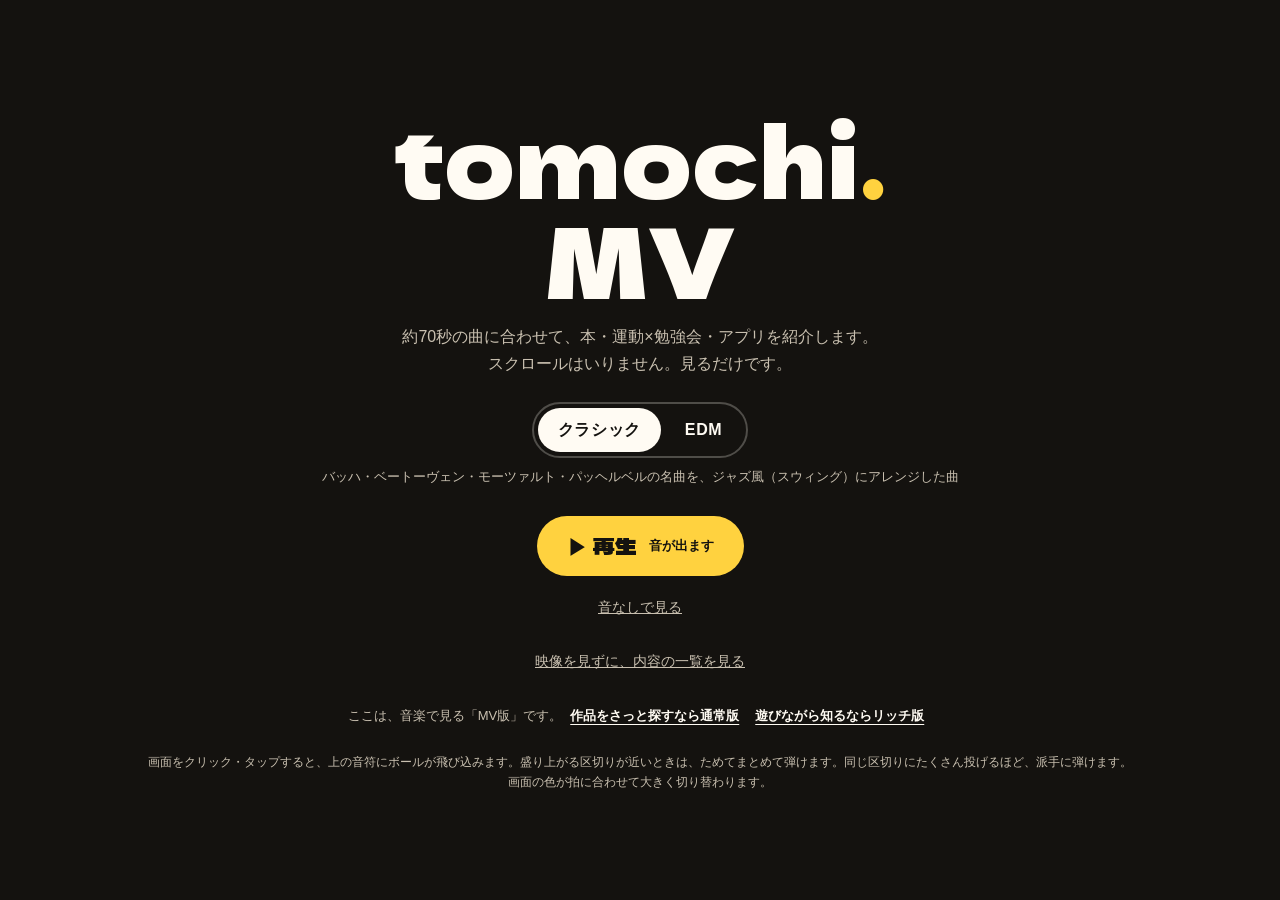
<file: mv/index.html>
<!DOCTYPE html>
<html lang="ja">
<head>
  <meta charset="utf-8">
  <meta name="viewport" content="width=device-width, initial-scale=1, viewport-fit=cover">
  <title>tomochi — MV</title>
  <meta name="description" content="tomochi のポートフォリオ（MV版）。約70秒の曲に合わせたモーショングラフィックスで、本・運動×勉強会・アプリを紹介します。スクロールはいりません。">
  <link rel="canonical" href="https://tomochi3.github.io/tomo/mv/">
  <meta property="og:type" content="website">
  <meta property="og:site_name" content="tomochi">
  <meta property="og:locale" content="ja_JP">
  <meta property="og:url" content="https://tomochi3.github.io/tomo/mv/">
  <meta property="og:title" content="tomochi — MV">
  <meta property="og:description" content="面白くて、できればためになることを、みんなでやる。曲に合わせて、見るだけで全部わかるポートフォリオ。">
  <meta property="og:image" content="https://tomochi3.github.io/tomo/img/og.jpg">
  <meta property="og:image:width" content="1200">
  <meta property="og:image:height" content="630">
  <meta name="twitter:card" content="summary_large_image">
  <link rel="icon" href="../favicon.ico?v=2" sizes="48x48">
  <link rel="icon" href="../icon.svg?v=2" type="image/svg+xml">
  <link rel="apple-touch-icon" href="../apple-touch-icon.png?v=2">
  <meta name="theme-color" content="#14120f">
  <link rel="preload" href="../rich/fonts/dela-gothic-one.woff2" as="font" type="font/woff2" crossorigin>
  <script>document.documentElement.classList.add('js');</script>
  <style>
    /* 見出しの書体はリッチ版と同じ（rich/fonts/。このページの文字も含めて絞ってある） */
    @font-face { font-family: "Dela"; src: url("../rich/fonts/dela-gothic-one.woff2") format("woff2"); font-display: block; }
    @font-face { font-family: "Yomogi"; src: url("../rich/fonts/yomogi.woff2") format("woff2"); font-display: block; }

    :root {
      --ink: #14120f;
      --paper: #fffbf3;
      --yellow: #ffd23f;
      --red: #e2412b;
      --blue: #2549d8;
      --green: #187049;
      --display: "Dela", "Hiragino Sans", "Noto Sans JP", sans-serif;
      --hand: "Yomogi", "Hiragino Maru Gothic ProN", cursive;
      --font: -apple-system, BlinkMacSystemFont, "Hiragino Sans", "Hiragino Kaku Gothic ProN", "Noto Sans JP", "Noto Sans CJK JP", "Yu Gothic UI", Meiryo, sans-serif;
      color-scheme: dark;
    }
    *, *::before, *::after { box-sizing: border-box; }
    html, body { margin: 0; height: 100%; }
    body { background: var(--ink); color: var(--paper); font-family: var(--font); line-height: 1.7; -webkit-font-smoothing: antialiased; }
    /* ドラッグで文字が選ばれたり、画像を引っぱり出したりしないようにする（画面を押すとボールが飛ぶため） */
    body { -webkit-user-select: none; user-select: none; -webkit-touch-callout: none; }
    img { -webkit-user-drag: none; }
    .js body { overflow: hidden; }
    a { color: inherit; }
    button { font: inherit; color: inherit; cursor: pointer; }
    :focus-visible { outline: 3px solid var(--yellow); outline-offset: 3px; }
    .skip { position: absolute; left: 12px; top: -60px; z-index: 100; padding: 10px 16px; border-radius: 10px; background: var(--paper); color: var(--ink); }
    .skip:focus { top: 8px; }

    /* ---------- 映像 ---------- */
    .stage { position: fixed; inset: 0; overflow: hidden; background: var(--bg, var(--ink)); color: var(--fg, var(--paper)); display: none; }
    .is-playing .stage { display: block; }
    .stage canvas { position: absolute; inset: 0; width: 100%; height: 100%; }
    .shake { position: absolute; inset: 0; }
    .it { position: absolute; left: 50%; top: 50%; opacity: 0; font-family: var(--display); line-height: 1.08; text-align: center; white-space: nowrap; will-change: transform, opacity; }
    .it img { display: block; width: 100%; height: auto; }
    .out { color: transparent; -webkit-text-stroke: .5vmin currentColor; }
    .hand { font-family: var(--hand); font-weight: 700; }
    .pill { padding: .1em .6em .2em; border: .6vmin solid currentColor; border-radius: 999px; }
    .card { padding: 1.2vmin; border: .8vmin solid var(--ink); border-radius: 1.6vmin; background: var(--paper); color: var(--ink); box-shadow: 1.4vmin 1.4vmin 0 var(--ink); }
    .card img { border-radius: .8vmin; }
    .card b { display: block; margin-top: .8vmin; font-size: 3.4vmin; white-space: normal; overflow-wrap: anywhere; line-height: 1.3; }
    .card--s b { font-size: 2.3vmin; }
    .shadow img { box-shadow: 2vmin 2vmin 0 rgba(0, 0, 0, .35); }
    .phone img { border-radius: 4vmin; border: .8vmin solid var(--ink); }
    .house { width: 6vmin; height: 6vmin; }
    .stamp { display: grid; place-items: center; width: 13vmin; height: 13vmin; border: .9vmin solid currentColor; border-radius: 50%; font-size: 3.4vmin; letter-spacing: -.04em; }
    .day { display: grid; justify-items: center; width: 12.4vmin; padding: 1.4vmin 0 1.8vmin; border: .7vmin solid var(--ink); border-radius: 1.6vmin; background: var(--paper); color: var(--ink); }
    .day span { font-family: var(--hand); font-size: 6vmin; font-weight: 700; letter-spacing: -.06em; }
    .day.fun { background: var(--yellow); }
    .note { display: grid; place-items: center; width: 26vmin; height: 20vmin; color: var(--ink); font-family: var(--hand); font-weight: 700; font-size: 6vmin; box-shadow: 1.2vmin 1.6vmin 0 rgba(0, 0, 0, .25); }
    .v-classic .stamp { color: #e8c766 !important; }
    .ring { display: grid; place-items: center; width: 46vmin; height: 46vmin; border-radius: 50%; background: conic-gradient(var(--c) calc(var(--p, 0) * 1turn), rgba(255, 255, 255, .16) 0); -webkit-mask: radial-gradient(closest-side, transparent 72%, #000 73%); mask: radial-gradient(closest-side, transparent 72%, #000 73%); }

    /* 上と下の小さな表示 */
    .hud { position: fixed; left: 0; right: 0; bottom: 0; z-index: 5; display: none; color: var(--fg, var(--paper)); align-items: center; gap: 12px; padding: 12px 16px calc(12px + env(safe-area-inset-bottom, 0px)); font-size: 12px; font-weight: 700; letter-spacing: .08em; }
    .is-playing .hud { display: flex; }
    .bar { position: relative; flex: 1; height: 4px; border-radius: 2px; background: color-mix(in srgb, currentColor 22%, transparent); }
    .bar i { position: absolute; left: 0; top: 0; bottom: 0; width: calc(var(--t, 0) * 100%); border-radius: 2px; background: currentColor; }
    .bar b { position: absolute; top: -18px; translate: -50% 0; font-size: 10px; opacity: .7; white-space: nowrap; }
    .bar .m1 { left: 11%; } .bar .m2 { left: 56%; } .bar .m3 { left: 68%; }
    .bar input { position: absolute; inset: -12px 0; width: 100%; height: 28px; margin: 0; opacity: 0; cursor: pointer; }
    .bar:focus-within { outline: 2px solid currentColor; outline-offset: 5px; }
    .chapters { display: none; position: fixed; top: calc(8px + env(safe-area-inset-top, 0px)); right: 12px; z-index: 6; gap: 4px; }
    .is-playing .chapters { display: flex; }
    .chapters button { min-height: 44px; border: 1px solid currentColor; border-radius: 99px; background: var(--ink); color: var(--paper); padding: 0 10px; font-size: 12px; }
    .hud button { min-width: 44px; min-height: 44px; padding: 0 12px; border: 2px solid currentColor; border-radius: 999px; background: none; font-size: 12px; font-weight: 800; letter-spacing: .06em; }
    .logo { position: absolute; left: 16px; top: calc(12px + env(safe-area-inset-top, 0px)); z-index: 5; font-family: var(--display); font-size: 16px; }

    /* ---------- 再生前の画面 ---------- */
    .intro { display: none; }
    .js .intro { position: fixed; inset: 0; z-index: 20; display: flex; overflow-y: auto; padding: 24px; background: var(--ink); text-align: center; }
    .intro > div { margin: auto; }   /* 画面より高いときは、上が切れずにスクロールできる */
    .js .is-playing .intro, .js .is-ended .intro { display: none; }
    .intro h1 { margin: 0; font-family: var(--display); font-weight: 400; font-size: clamp(40px, 10vw, 96px); line-height: 1.05; }
    .intro h1 span { color: var(--yellow); }
    .intro p { margin: 14px 0 0; color: #c9c0b0; }
    .play { display: inline-flex; align-items: center; gap: 12px; min-height: 60px; margin-top: 28px; padding: 0 30px; border: 0; border-radius: 999px; background: var(--yellow); color: var(--ink); font-family: var(--display); font-size: 22px; box-shadow: 0 0 0 0 rgba(255, 210, 63, .6); animation: breathe 1.8s ease-in-out infinite; }
    .play small { font-family: var(--font); font-size: 13px; font-weight: 700; }
    .vers { display: inline-flex; gap: 4px; margin-top: 24px; padding: 4px; border: 2px solid rgba(255, 251, 243, .25); border-radius: 999px; }
    .vers button { min-height: 44px; padding: 0 20px; border: 0; border-radius: 999px; background: none; font-weight: 800; letter-spacing: .04em; }
    .vers [aria-pressed="true"] { background: var(--paper); color: var(--ink); }
    .intro .vers-note { margin-top: 8px; font-size: 13px; }
    .mute { display: block; min-height: 44px; margin: 10px auto 0; padding: 0 14px; border: 0; background: none; color: #c9c0b0; font-size: 14px; text-decoration: underline; }
    @keyframes breathe { 50% { box-shadow: 0 0 0 16px rgba(255, 210, 63, 0); } }
    .intro .warn { font-size: 12px; }

    /* ---------- 最後の画面（JavaScript が無いときは、これだけを表示する） ---------- */
    .end { min-height: 100%; padding: clamp(24px, 5vw, 56px) 20px 32px; }
    .js .end { position: fixed; inset: 0; z-index: 10; overflow-y: auto; background: var(--ink); opacity: 0; visibility: hidden; transition: opacity .8s, visibility 0s .8s; }
    .js .is-ended .end { opacity: 1; visibility: visible; transition: opacity .8s; }
    .end__in { max-width: 1040px; margin: 0 auto; }
    .end h2 { margin: 0; font-family: var(--display); font-weight: 400; font-size: clamp(28px, 5vw, 52px); line-height: 1.2; }
    .end h2 span { color: var(--yellow); }
    .end__grid { display: grid; gap: 14px; margin-top: 24px; }
    @media (min-width: 760px) { .end__grid { grid-template-columns: repeat(3, 1fr); } }
    .end section { padding: 16px 18px; border: 2px solid rgba(255, 251, 243, .2); border-radius: 14px; }
    .end h3 { margin: 0 0 8px; font-family: var(--display); font-weight: 400; font-size: 20px; }
    .end h3 small { display: block; font-family: var(--font); font-size: 12px; font-weight: 700; letter-spacing: .1em; color: var(--yellow); }
    .end ul { margin: 0; padding: 0; list-style: none; display: grid; gap: 4px; }
    .end ul { gap: 14px; }
    .end li b { display: block; font-weight: 700; line-height: 1.4; }
    .end li span { display: block; font-size: 13px; color: #c9c0b0; }
    /* 次の行動はボタンにする（ラジオ・SNS などの補助リンクより強く） */
    .end li .go { display: inline-flex; align-items: center; min-height: 40px; margin-top: 6px; padding: 0 14px; border-radius: 999px; background: var(--yellow); color: var(--ink); font-size: 14px; font-weight: 800; text-decoration: none; }
    .end li .go::after { content: "↗"; margin-left: 6px; }
    .end li.minis a { display: inline-flex; align-items: center; min-height: 40px; font-weight: 700; text-decoration: none; border-bottom: 2px solid var(--yellow); line-height: 1.3; }
    .end li.minis span { display: inline; }
    .intro .views { margin-top: 10px; font-size: 13px; }
    .intro .views a { display: inline-flex; align-items: center; min-height: 44px; margin: 0 8px; color: var(--paper); font-weight: 700; text-decoration: underline; text-underline-offset: 4px; }
    .end__foot { display: flex; flex-wrap: wrap; align-items: center; gap: 8px 18px; margin-top: 22px; font-size: 14px; }
    .end__foot a { display: inline-flex; align-items: center; min-height: 44px; font-weight: 700; }
    .again { min-height: 48px; padding: 0 22px; border: 0; border-radius: 999px; background: var(--yellow); color: var(--ink); font-family: var(--display); font-size: 17px; }
    .swap { min-height: 48px; padding: 0 18px; border: 2px solid var(--yellow); border-radius: 999px; background: none; color: var(--yellow); font-weight: 800; }
    .back { min-height: 48px; padding: 0 14px; border: 0; background: none; color: #c9c0b0; font-size: 14px; text-decoration: underline; }
    html:not(.js) .end__bar { display: none; }
    .end__bar { display: flex; flex-wrap: wrap; align-items: center; gap: 10px 12px; margin-top: 22px; }
    /* 一覧が長いスマホでも、操作は画面の下に見えたままにする */
    .js .end__bar { position: sticky; bottom: 0; z-index: 2; padding: 14px 0 calc(14px + env(safe-area-inset-bottom, 0px)); background: linear-gradient(rgba(20, 18, 15, 0), var(--ink) 30%); }
    .notice { position: fixed; left: 50%; top: 16px; z-index: 30; translate: -50% 0; max-width: calc(100vw - 32px); margin: 0; padding: 10px 16px; border-radius: 12px; background: var(--paper); color: var(--ink); font-size: 14px; font-weight: 700; box-shadow: 0 10px 30px rgba(0, 0, 0, .4); }
    .notice[hidden] { display: none; }
    .credit { margin-top: 10px; font-size: 12px; color: #c9c0b0; }
    .play[aria-busy="true"] { animation: none; opacity: .7; }
  </style>
</head>
<body>
  <a class="skip" href="#end">内容の一覧へスキップ</a>
  <div class="app">
    <p class="notice" role="status" data-notice hidden></p>
    <div class="intro">
      <div>
        <h1>tomochi<span>.</span><br>MV</h1>
        <p>約70秒の曲に合わせて、本・運動×勉強会・アプリを紹介します。<br>スクロールはいりません。見るだけです。</p>
        <div class="vers" role="group" aria-label="曲">
          <button type="button" data-ver="classic" aria-pressed="true">クラシック</button>
          <button type="button" data-ver="edm" aria-pressed="false">EDM</button>
        </div>
        <p class="vers-note" data-ver-note>バッハ・ベートーヴェン・モーツァルト・パッヘルベルの名曲を、ジャズ風（スウィング）にアレンジした曲</p>
        <button class="play" type="button" data-play>▶ 再生 <small>音が出ます</small></button>
        <button class="mute" type="button" data-play-muted>音なしで見る</button>
        <button class="mute" type="button" data-list>映像を見ずに、内容の一覧を見る</button>
        <p class="views">ここは、音楽で見る「MV版」です。<a href="../">作品をさっと探すなら通常版</a><a href="../rich/">遊びながら知るならリッチ版</a></p>
        <p class="warn">画面をクリック・タップすると、上の音符にボールが飛び込みます。盛り上がる区切りが近いときは、ためてまとめて弾けます。同じ区切りにたくさん投げるほど、派手に弾けます。<br>画面の色が拍に合わせて大きく切り替わります。</p>
      </div>
    </div>

    <div class="stage" aria-hidden="true">
      <div class="shake"><canvas></canvas><div class="items"></div></div>
      <p class="logo">tomochi.</p>
    </div>
    <div class="hud">
      <div class="bar"><i></i><input type="range" data-seek min="0" max="141" step="1" value="0" aria-label="再生位置"></div>
      <button type="button" data-pause aria-label="一時停止">❚❚</button>
      <button type="button" data-sound aria-label="音を消す" aria-pressed="false">音あり</button>
      <button type="button" data-skip>スキップ</button>
    </div>

    <nav class="chapters" aria-label="MVの章">
      <button type="button" data-chapter="0">家なし生活</button>
      <button type="button" data-chapter="80">勉強会</button>
      <button type="button" data-chapter="96">アプリ</button>
    </nav>

    <main class="end" id="end" tabindex="-1">
      <div class="end__in">
        <h2>面白くて、できれば<br>ためになることを、<span>みんなでやる。</span></h2>
        <div class="end__grid">
          <section aria-labelledby="e-book">
            <h3 id="e-book"><small>01</small>家なし生活と、日々の工夫</h3>
            <ul>
              <li><b>ホームレス大学院生</b><span>398日間、家がなかった。32人の友人宅、11都府県を渡り歩いた体験記。</span><a class="go" href="https://amzn.asia/d/0fdwCbJb" target="_blank" rel="noopener">本の詳細を見る</a></li>
              <li><b>中の上の人生戦略</b><span>毎日が最高じゃなくていい。「どこにでもいる人」が、だいたい楽しく生きるための人生戦略。</span><a class="go" href="https://www.amazon.co.jp/dp/B0HNKJ1YPG?tag=yabo0e-22" target="_blank" rel="noopener">本の詳細を見る</a></li>
            </ul>
          </section>
          <section aria-labelledby="e-cm">
            <h3 id="e-cm"><small>02</small>運動×勉強会をひらく</h3>
            <ul>
              <li><b>運動不足解消もくもく会</b><span>50分集中したら、約15分動く。それを、みんなでくり返す。</span><a class="go" href="https://kintech.connpass.com" target="_blank" rel="noopener">次回の日程を見る</a></li>
            </ul>
          </section>
          <section aria-labelledby="e-works">
            <h3 id="e-works"><small>03</small>アプリをつくる</h3>
            <ul>
              <li><b>CutPlay</b><span>縦動画を、さくっと編集できるiPhoneアプリ。</span><a class="go" href="https://apps.apple.com/jp/app/cutplay/id6836113662" target="_blank" rel="noopener">App Storeで見る</a></li>
              <li><b>ワリカン</b><span>誰が誰にいくら払うか、すぐ分かる。</span><a class="go" href="https://warikan.tomochi.workers.dev" target="_blank" rel="noopener">使ってみる</a></li>
              <li><b>Pumpkin</b><span>筋トレを、SNSで続ける。筋トレSNS「Pumpkin」のモバイルアプリの開発メンバー。</span><a class="go" href="https://apps.apple.com/jp/app/pumpkin/id6504126864" target="_blank" rel="noopener">App Storeで見る</a></li>
              <li class="minis"><span>ほかにも：</span><a href="https://tomochi3.github.io/benri/" target="_blank" rel="noopener">べんりツールズ</a> ・ <a href="https://github.com/tomochi3/cancel_noise" target="_blank" rel="noopener">ノイズクリーナー for YouTube</a> ・ <a href="https://tomochi3.github.io/5Grip/" target="_blank" rel="noopener">ボルダリング交流会</a> ・ <a href="https://tomochi3.github.io/pingpong2/" target="_blank" rel="noopener">Classic Ping Pong</a> ・ <a href="https://tomochi3.github.io/tt_record/" target="_blank" rel="noopener">卓球戦績メモ</a></li>
            </ul>
          </section>
        </div>
        <div class="end__bar">
          <button class="again" type="button" data-again>↺ もう一度見る</button>
          <button class="swap" type="button" data-swap>EDM版で見る</button>
          <button class="back" type="button" data-back>最初の画面へ</button>
        </div>
        <p class="end__foot">
          <a href="https://stand.fm/channels/6abde58ab58540624b2d5782" target="_blank" rel="noopener">ラジオ（stand.fm）</a>
          <a href="https://x.com/tamachika11" target="_blank" rel="noopener">X</a>
          <a href="https://github.com/tomochi3" target="_blank" rel="noopener">GitHub</a>
          <a href="../">通常版（作品を探す）</a>
          <a href="../rich/">リッチ版（遊びながら知る）</a>
        </p>
        <p class="credit">クラシック版（ジャズ風アレンジ）の曲は <a href="https://github.com/receptron/jinglescript" target="_blank" rel="noopener">JingleScript</a> の楽譜（<a href="classic.json">classic.json</a>）から書き出しています。ピアノの音は Versilian Community Sample Library（CC0）。EDM版の曲は <a href="https://suno.com/song/42d3ab13-9956-4ca3-9793-486df35198c5" target="_blank" rel="noopener">Suno</a> で作り、映像に合わせて小節の切れ目でつなぎ替えています。場面ごとの効果音は JingleScript（ノック・小銭・シャッターは CC0 の録音）。</p>
      </div>
    </main>
  </div>

  <script>
    (function () {
      var app = document.querySelector('.app'), stage = document.querySelector('.stage'), shake = document.querySelector('.shake');
      var layer = document.querySelector('.items'), cv = document.querySelector('.stage canvas'), g = cv.getContext('2d');
      var reduce = matchMedia('(prefers-reduced-motion: reduce)').matches;
      // 拍の数で数える。142拍で最後の画面、146拍で音が消える。B は1拍の秒数（EDM版は Suno の曲の拍の長さに合わせて変える）
      var BPM = 128, B = 60 / BPM, END = 142, LEN = 146;
      var IMG = '../rich/img/';

      // ================= 曲：全部 Web Audio でその場で鳴らす（音のファイルは読み込まない） =================
      // イ短調。和音は Am → F → C → G を1小節ずつくり返す
      var CHORDS = [[57, 60, 64], [53, 57, 60], [55, 60, 64], [55, 59, 62]], ROOTS = [45, 41, 48, 43];
      var LEAD = [[76, 0, 74, 76, 0, 72, 74, 0], [72, 0, 69, 72, 0, 77, 76, 0], [76, 0, 79, 76, 0, 74, 72, 0], [74, 0, 71, 74, 0, 79, 76, 74]];
      function hz(m) { return 440 * Math.pow(2, (m - 69) / 12); }
      function chordAt(b) { return Math.floor(b / 4) % 4; }

      // どの拍に何が鳴るかを、最初に全部書き出す。映像も同じ表を見て動く
      var EV = [];
      function ev(b, type, a) { EV.push({ b: b, type: type, a: a }); }
      function range(from, to, step, fn) { for (var b = from; b < to - 1e-6; b += step) fn(b); }
      function groove(from, to, opt) {
        opt = opt || {};
        range(from, to, 1, function (b) { ev(b, 'kick'); });
        range(from + 1, to, 2, function (b) { ev(b, 'clap'); });
        range(from + .5, to, 1, function (b) { ev(b, 'hat', .5); });
        range(from, to, .25, function (b) { if (b % .5) ev(b, 'hat', .16); });
        range(from + .5, to, 1, function (b) { ev(b, 'bass', ROOTS[chordAt(b)]); });
        range(from, to, 4, function (bar) { [0, .75, 1.5, 2.5, 3].forEach(function (o) { ev(bar + o, 'stab', { c: CHORDS[chordAt(bar)], bright: opt.bright }); }); });
        if (opt.lead) range(from, to, .5, function (b) { var n = LEAD[chordAt(b)][Math.round((b % 4) * 2)]; if (n) ev(b, 'lead', n + (opt.up || 0)); });
        if (opt.arp) range(from, to, .25, function (b) { var c = CHORDS[chordAt(b)], k = Math.round(b * 4) % 4; ev(b, 'pluck', c[[0, 1, 2, 1][k]] + 12); });
        if (opt.pump !== false) range(from, to, 1, function (b) { ev(b, 'duck'); });
      }
      function fill(at) { range(at, at + 1, .25, function (b) { ev(b, 'snare', .4 + (b - at) * .6); }); }

      // 0〜16 イントロ：1拍ずつ音が積み上がり、8拍目からキック、16拍目でドロップ
      [57, 60, 64, 69, 72, 76, 81].forEach(function (n, i) { ev(i, 'pluck', n); ev(i, 'blip', n + 12); });
      ev(0, 'pad', { c: CHORDS[0], len: 8, from: 300, to: 1600 });
      ev(8, 'pad', { c: CHORDS[0], len: 7.75, from: 600, to: 5000 });
      range(8, 16, 1, function (b) { if (b < 15.75) ev(b, 'kick', .8); });
      range(8, 16, .5, function (b) { ev(b, 'hat', .3); });
      [8, 10, 12, 14, 15].forEach(function (b) { ev(b, 'stab', { c: CHORDS[0], bright: true }); });
      range(12, 15.75, .25, function (b) { ev(b, 'snare', .25 + (b - 12) * .2); });
      range(14, 15.75, .125, function (b) { ev(b, 'snare', .5); });
      ev(8, 'riser', 7.75);
      // 16〜48 ドロップ1（01 本：ホームレス大学院生）
      ev(16, 'impact');
      groove(16, 48);
      range(24, 27, .25, function (b) { ev(b, 'tick', 1 + (b - 24) / 3); });
      ev(27, 'boom');
      range(28, 32, .25, function (b) { ev(b, 'blip', 72 + Math.round((b - 28) * 4) % 12 + 12); });
      range(32, 37.5, .5, function (b) { ev(b, 'stamp'); });
      range(32, 48, .25, function (b) { var c = CHORDS[chordAt(b)], k = Math.round(b * 4) % 4; ev(b, 'pluck', c[[0, 1, 2, 1][k]] + 24); });
      fill(47);
      // 48〜80 ドロップ2（中の上の人生戦略）
      ev(48, 'impact');
      groove(48, 80, { lead: true });
      range(60, 63.5, .5, function (b) { ev(b, 'blip', [76, 79, 81, 76, 84, 86, 88][Math.round((b - 60) * 2)]); });
      [68, 69, 70, 71].forEach(function (b) { ev(b, 'boom'); });
      fill(79);
      // 80〜96 ブレイク（02 運動×勉強会）：半分の速さのノリ。92〜96 は盛り上げ
      ev(80, 'impact');
      range(80, 92, 4, function (bar) { ev(bar, 'kick'); ev(bar + 2.5, 'kick', .7); ev(bar + 2, 'clap'); ev(bar, 'pad', { c: CHORDS[chordAt(bar)], len: 4, from: 900, to: 900 }); });
      range(80, 92, .5, function (b) { var c = CHORDS[chordAt(b)], k = Math.round(b * 2) % 4; ev(b, 'pluck', c[[0, 2, 1, 2][k]] + 12); });
      range(84, 92, 1, function (b) { ev(b, 'tick', 1.4); });
      ev(92, 'pad', { c: CHORDS[0], len: 3.75, from: 400, to: 6000 });
      range(92, 94, .5, function (b) { ev(b, 'snare', .35 + (b - 92) * .1); ev(b, 'kick', .6); });
      range(94, 95, .25, function (b) { ev(b, 'snare', .6); ev(b, 'kick', .5); });
      range(95, 95.75, .125, function (b) { ev(b, 'snare', .8); });
      ev(92, 'riser', 3.75);
      // 96〜128 ドロップ3（03 作品）
      ev(96, 'impact');
      groove(96, 128, { lead: true, up: 12, bright: true });
      range(112, 116, 1, function (b) { ev(b, 'boom'); });
      range(124, 128, .5, function (b) { ev(b, 'stab', { c: CHORDS[chordAt(b)], bright: true }); ev(b, 'blip', 84 + Math.round((b - 124) * 2)); });
      fill(127);
      // 128〜146 アウトロ：ラジオ → 言葉 → ロゴで終わり
      ev(128, 'impact');
      groove(128, 136, { arp: true });
      [132, 133, 134, 135].forEach(function (b) { ev(b, 'stab', { c: CHORDS[chordAt(b)], bright: true }); });
      ev(136, 'impact'); ev(136, 'pad', { c: [45, 57, 60, 64, 69], len: 9, from: 5000, to: 300 });
      [136, 137, 138, 139].forEach(function (b, i) { ev(b, 'pluck', [81, 76, 72, 69][i]); });
      EV.sort(function (x, y) { return x.b - y.b; });
      // 映像が拍に合わせて揺れるきっかけ（キック・スネア・大きな音）。クラシック版では楽譜から作る
      var EDM_PULSE = {
        k: EV.filter(function (e) { return e.type === 'kick' || e.type === 'impact'; }).map(function (e) { return e.b; }),
        s: EV.filter(function (e) { return e.type === 'clap' || e.type === 'snare'; }).map(function (e) { return e.b; }),
        h: EV.filter(function (e) { return /impact|boom|stamp/.test(e.type); }).map(function (e) { return e.b; })
      };
      var KICKS = EDM_PULSE.k, SNARES = EDM_PULSE.s, HITS = EDM_PULSE.h;
      var CNOTES = [];
      var ACCENTS = [];
      function usePulse(p) { KICKS = p.k; SNARES = p.s; HITS = p.h; CNOTES = p.notes || []; ACCENTS = p.a || p.h; }
      function midi(name) { var m = /^([A-G])(#|b)?(-?\d)$/.exec(name); return 12 * (+m[3] + 1) + { C: 0, D: 2, E: 4, F: 5, G: 7, A: 9, B: 11 }[m[1]] + (m[2] === '#' ? 1 : m[2] === 'b' ? -1 : 0); }

      // ---------- クラシック版：JingleScript の楽譜（classic.json）から書き出した音と、その時間の表を使う ----------
      var classic = null;
      function loadClassic() {
        if (!classic) classic = Promise.all([
          fetch('classic.mp3').then(function (r) { if (!r.ok) throw new Error('mp3'); return r.arrayBuffer(); }),
          fetch('classic.timing.json').then(function (r) { return r.json(); }),
          fetch('classic.json').then(function (r) { return r.json(); })
        ]).then(function (a) {
          var names = a[2].tracks.map(function (t) { return t.name; }), p = { k: [], s: [], h: [], a: [], notes: [] };
          a[1].notes.forEach(function (nt) {
            var name = names[nt.track], b = Math.round(nt.t / (60 / BPM) * 1000) / 1000;
            // 打楽器（kick・ティンパニ・fx）で揺れ、旋律やブラシで小さく光る
            var drum = name === 'kick' || name === 'timpani';
            if (drum || name === 'fx') p.k.push(b);
            if (/^(melody|glock|vibes|clock|brush)$/.test(name)) p.s.push(b);
            if (name === 'fx' || (drum && nt.vel >= .99)) p.h.push(b);
            if (name === 'fx' || (drum && nt.vel >= .85)) p.a.push(b);
            if (nt.pitch && /melody|bass|organ|brass|glock|vibes|comp/.test(name)) {
              var written = a[2].tracks[nt.track].notes.find(function (note) { return Math.abs(note.at - b) < .003; });
              p.notes.push({ b: b, d: written && written.len || .5, m: [].concat(nt.pitch).map(midi), tr: name, v: nt.vel });
            }
          });
          ['k', 's', 'h', 'a'].forEach(function (key) { p[key] = p[key].filter(function (v, i, l) { return l.indexOf(v) === i; }).sort(function (x, y) { return x - y; }); });
          return { mp3: a[0], pulse: p };
        });
        classic.catch(function () { classic = null; });
        return classic;
      }

      // ---------- EDM版：Suno で作った曲（edm.mp3）と、映像に合わせてつなぎ替える地図（edm.timing.json） ----------
      var edm = null;
      function loadEdm() {
        if (!edm) edm = Promise.all([
          fetch('edm.mp3').then(function (r) { if (!r.ok) throw new Error('mp3'); return r.arrayBuffer(); }),
          fetch('edm.timing.json').then(function (r) { return r.json(); })
        ]).then(function (a) {
          // 地図の fx にある、重ねる音（掛け声など）も読み込んでおく
          var names = (a[1].fx || []).filter(function (f) { return f[0] === 'sample'; }).map(function (f) { return f[2]; });
          return Promise.all(names.map(function (nm) { return fetch(nm).then(function (r) { return r.arrayBuffer(); }); })).then(function (bufs) {
            var samples = {}; names.forEach(function (nm, i) { samples[nm] = bufs[i]; });
            return { mp3: a[0], map: a[1], samples: samples, pulse: { k: a[1].k, s: a[1].s, h: a[1].h } };
          });
        });
        edm.catch(function () { edm = null; });
        return edm;
      }
      // 曲の拍の番号 → 曲の中の秒（Suno の解析の目印の間を直線でつなぐ）
      function songT(map, b) {
        var A = map.anchors, i = 0;
        while (i < A.length - 2 && b > A[i + 1][0]) i++;
        return A[i][1] + (b - A[i][0]) * (A[i + 1][1] - A[i][1]) / (A[i + 1][0] - A[i][0]);
      }
      // 地図の区切りごとに、曲の該当する小節を映像の拍の位置で鳴らす。つなぎ目は短く重ねて、ぷつっと鳴らないように
      // 地図の区切りごとに、曲の該当する小節を映像の拍の位置で鳴らす。つなぎ目は短く重ねて、ぷつっと鳴らないように。
      // 音は「区切り → bus（止める・刻む）→ こもらせる → 細くする → 出力」と通し、地図の fx の手を加える
      function playSegments(buf, map, at) {
        var start = ac.currentTime + .1, X = .012, srcs = [];
        t0 = start - at * B;
        function T(v) { return t0 + v * B; }
        var bus = ac.createGain(), lp = ac.createBiquadFilter(), hp = ac.createBiquadFilter();
        lp.type = 'lowpass'; lp.frequency.value = 20000; hp.type = 'highpass'; hp.frequency.value = 20;
        bus.connect(lp); lp.connect(hp); hp.connect(musicBed);
        map.segments.forEach(function (sg) {
          var v0 = sg[0], v1 = sg[1], s0 = sg[2];
          if (v1 <= at) return;
          var from = Math.max(v0, at), when = T(from), dur = (v1 - from) * B;
          var g = ac.createGain(), src = ac.createBufferSource();
          src.buffer = buf; src.connect(g); g.connect(bus);
          g.gain.setValueAtTime(0, when);
          g.gain.linearRampToValueAtTime(1, when + X);
          if (v1 >= LEN) {   // 最後の区切りは、終わりの数拍で消していく
            g.gain.setValueAtTime(1, T(LEN - 6));
            g.gain.linearRampToValueAtTime(0, T(LEN));
          } else {
            g.gain.setValueAtTime(1, when + dur - X);
            g.gain.linearRampToValueAtTime(0, when + dur + X);
          }
          src.start(when, songT(map, s0 + (from - v0)), dur + X * 2);
          srcs.push({ src: src, v0: v0, v1: v1, s0: s0 });
        });
        // 映像の拍 → 曲の中の秒
        function songAt(v) {
          for (var i = 0; i < map.segments.length; i++) { var sg = map.segments[i]; if (v >= sg[0] && v < sg[1]) return songT(map, sg[2] + (v - sg[0])); }
          return 0;
        }
        (map.fx || []).forEach(function (f) {
          var kind = f[0];
          if (kind === 'hp' || kind === 'lp') {
            var prm = (kind === 'hp' ? hp : lp).frequency, f0 = f[3], f1 = f[4];
            if (f[2] <= at) { prm.setValueAtTime(f1, start); return; }
            var a0 = Math.max(f[1], at), fa = f0 * Math.pow(f1 / f0, (a0 - f[1]) / (f[2] - f[1]));
            prm.setValueAtTime(fa, Math.max(start, T(a0)));
            prm.exponentialRampToValueAtTime(f1, T(f[2]));
          } else if (kind === 'cut') {
            if (f[2] <= at) return;
            bus.gain.setValueAtTime(0, Math.max(start, T(f[1])));
            bus.gain.setValueAtTime(1, T(f[2]));
          } else if (kind === 'gate') {
            if (f[2] <= at) return;
            var pat = f[3], step = f[4];
            for (var k = 0, v = f[1]; v < f[2] - 1e-6; k++, v += step) {
              if (v + step <= at) continue;
              bus.gain.setValueAtTime(pat[k % pat.length] === 'x' ? 1 : .06, Math.max(start, T(v)));
            }
            bus.gain.setValueAtTime(1, T(f[2]));
          } else if (kind === 'stutter') {
            if (f[1] < at) return;
            // 拍の頭の短い一切れを、分割の数だけくり返す（その間は元の音を止める）
            var len = f[2], div = f[3], piece = len / div, from = songAt(f[1]);
            bus.gain.setValueAtTime(0, T(f[1])); bus.gain.setValueAtTime(1, T(f[1] + len));
            for (var j = 0; j < div; j++) {
              var w = T(f[1] + j * piece), sl = ac.createBufferSource(), sg2 = ac.createGain();
              sl.buffer = buf; sl.connect(sg2); sg2.connect(lp);
              sg2.gain.setValueAtTime(0, w); sg2.gain.linearRampToValueAtTime(.95, w + .003);
              sg2.gain.setValueAtTime(.95, w + piece * B - .006); sg2.gain.linearRampToValueAtTime(0, w + piece * B);
              sl.start(w, from, piece * B);
            }
          } else if (kind === 'tape') {
            if (f[1] < at) return;
            // テープを止めたように、音の高さと速さを下げながら消す
            srcs.forEach(function (x) {
              if (x.v0 <= f[1] && f[1] < x.v1) { x.src.playbackRate.setValueAtTime(1, T(f[1])); x.src.playbackRate.linearRampToValueAtTime(.25, T(f[2])); }
            });
            bus.gain.setValueAtTime(1, T(f[1])); bus.gain.linearRampToValueAtTime(0, T(f[2])); bus.gain.setValueAtTime(1, T(f[2]) + .01);
          } else if (kind === 'riser') {
            if (f[1] + f[2] <= at) return;
            var rs = Math.max(f[1], at); SOUND.riser(T(rs), f[1] + f[2] - rs);
          } else if (kind === 'impact') {
            if (f[1] >= at) SOUND.impact(T(f[1]));
          } else if (kind === 'sample') {
            // 録った音を、その拍に重ねる（フィルターは通さず、そのまま聞かせる）
            var sb = map.decoded && map.decoded[f[2]];
            if (!sb) return;
            var sw0 = T(f[1]) - (f[3] || 0), off = Math.max(0, start - sw0);   // 途中から見るときは、その位置から
            if (off >= sb.duration) return;
            var ss = ac.createBufferSource(), sgn = ac.createGain(); sgn.gain.value = 1.1;
            ss.buffer = sb; ss.connect(sgn); sgn.connect(output); ss.start(Math.max(start, sw0), off);
          } else if (kind === 'roll') {
            for (var r = f[1]; r < f[2] - 1e-6; r += .25) if (r >= at) SOUND.snare(T(r), .3 + (r - f[1]) / (f[2] - f[1]) * .5);
          }
        });
      }

      var ac = null, output, ballDuck, boomBus, ballOut, musicBed, master, music, drums, verb, noiseBuf, t0 = 0, next = 0, timer = 0, muted = false, clock0 = 0, pausedAt = -1;
      var voiceFiles = ['knock'], voiceData = null, burstVoices = [], voicePlayed = {};
      function loadSceneVoices() {
        if (!voiceData) voiceData = Promise.all(voiceFiles.map(function (name) {
          return fetch('audio/' + name + '.mp3').then(function (r) {
            if (!r.ok) throw new Error('voice: ' + name);
            return r.arrayBuffer();
          });
        })).catch(function (error) { voiceData = null; throw error; });
        return voiceData;
      }
      var SCENE_SOUNDS = [
        { b: 10.5, type: 'knock' }, { b: 11, type: 'knock' }
      ];
      for (var step = 40; step < 44; step += .5) SCENE_SOUNDS.push({ b: step, type: 'footstep' });
      for (var photo = 0; photo < 8; photo++) SCENE_SOUNDS.push({ b: 124 + photo * .5, type: 'shutter' });
      function scheduleBurstVoice(impact, t) {
        // 友人の家に着く場面は声を出さず、ドアを「コンコン」とノックする（半拍あけて2回）
        var name = impact >= 8 && impact <= 16 ? 'knock' : null;
        if (!name || voicePlayed[name] || muted || !ac) return;
        var buffer = burstVoices[voiceFiles.indexOf(name)];
        if (!buffer) return;
        voicePlayed[name] = true;
        t = Math.max(ac.currentTime, t);
        if (name === 'knock') {
          [0, B / 2].forEach(function (d) {
            var ks = ac.createBufferSource(), kg = ac.createGain();
            ks.buffer = buffer; kg.gain.value = 1; ks.connect(kg); kg.connect(output); ks.start(t + d);
          });
          return;
        }
        var source = ac.createBufferSource(), gain = ac.createGain();
        source.buffer = buffer;
        gain.gain.value = .8; source.connect(gain); gain.connect(output); source.start(t);
        musicBed.gain.setValueAtTime(1, Math.max(ac.currentTime, t - .03));
        musicBed.gain.linearRampToValueAtTime(.45, t);
        musicBed.gain.setValueAtTime(.45, t + buffer.duration);
        musicBed.gain.linearRampToValueAtTime(1, t + buffer.duration + .12);
      }
      function scheduleSceneSounds(at) {
        SCENE_SOUNDS.forEach(function (event) {
          if (event.b < at || ver === 'edm') return; // EDMの効果音は既存トラックを使う
          var beat = ver === 'classic' ? swingB(event.b) : event.b;
          var t = t0 + beat * B;
          if (event.type === 'knock') {
            osc('sine', 185, t, .12, env(t, .65, .001, .11, master));
            noise(t, .035, env(t, .45, .001, .03, filt('bandpass', 750, 1.5, master)));
          } else if (event.type === 'footstep') {
            osc('sine', event.b % 2 ? 95 : 115, t, .1, env(t, .35, .002, .09, master));
            noise(t, .09, env(t, .3, .002, .08, filt('lowpass', 1400, .7, master)));
          } else if (event.type === 'shutter') {
            [0, .045].forEach(function (delay) {
              noise(t + delay, .055, env(t + delay, delay ? .32 : .55, .001, .05, filt('bandpass', delay ? 2200 : 4200, .8, master)));
            });
            osc('triangle', 650, t, .025, env(t, .18, .001, .02, master));
          }
        });
      }
      function makeAudio() {
        var C = window.AudioContext || window.webkitAudioContext;
        ac = new C({ latencyHint: 'interactive' });
        // 最後にリミッターを通して、曲の上に効果音を重ねても割れないようにする
        var limiter = ac.createDynamicsCompressor();
        limiter.threshold.value = -3; limiter.knee.value = 0; limiter.ratio.value = 20; limiter.attack.value = .002; limiter.release.value = .15;
        output = ac.createGain(); output.gain.value = muted ? 0 : 1; output.connect(limiter); limiter.connect(ac.destination);
        // ボールの重低音のときだけ、曲を一瞬下げて低音を目立たせる（セリフで下げる musicBed とは別に持つ）
        ballDuck = ac.createGain(); ballDuck.connect(output);
        musicBed = ac.createGain(); musicBed.connect(ballDuck);
        // 重低音を少し歪ませて倍音を足し、小さなスピーカーでも聞こえるようにする
        boomBus = ac.createWaveShaper();
        var curve = new Float32Array(1024);
        for (var ci = 0; ci < 1024; ci++) { var cx = ci / 511.5 - 1; curve[ci] = Math.tanh(cx * 2.2) / Math.tanh(2.2); }
        boomBus.curve = curve; boomBus.oversample = '2x';
        var boomLp = filt('lowpass', 420, .7, output); boomBus.connect(boomLp);
        // ボールの音（ガラスの響きなど）も、曲を下げる仕組みの外に置く（曲と同じ大きさになるよう .36）
        ballOut = ac.createGain(); ballOut.gain.value = .36; ballOut.connect(output);
        try { if (navigator.audioSession) navigator.audioSession.type = 'playback'; } catch (e) {}
        var comp = ac.createDynamicsCompressor();
        comp.threshold.value = -10; comp.ratio.value = 4; comp.attack.value = .003; comp.release.value = .12;
        // 音を重ねると大きくなりすぎるので、圧縮したあとで全体を下げて割れないようにする
        var trim = ac.createGain(); trim.gain.value = .4;
        master = ac.createGain(); master.gain.value = .9;
        master.connect(comp); comp.connect(trim); trim.connect(musicBed);
        drums = ac.createGain(); drums.connect(master);
        music = ac.createGain(); music.connect(master);   // キックのたびに少し下げて、うねらせる
        // 響き：その場で作った残響
        verb = ac.createConvolver();
        var n = ac.sampleRate * 2.2, ir = ac.createBuffer(2, n, ac.sampleRate);
        for (var ch = 0; ch < 2; ch++) { var d = ir.getChannelData(ch); for (var i = 0; i < n; i++) d[i] = (Math.random() * 2 - 1) * Math.pow(1 - i / n, 3.2); }
        verb.buffer = ir;
        var vg = ac.createGain(); vg.gain.value = .32; verb.connect(vg); vg.connect(master);
        noiseBuf = ac.createBuffer(1, ac.sampleRate, ac.sampleRate);
        var nd = noiseBuf.getChannelData(0); for (var j = 0; j < nd.length; j++) nd[j] = Math.random() * 2 - 1;
      }
      function env(t, peak, a, d, out) {
        var gn = ac.createGain();
        gn.gain.setValueAtTime(.0001, t);
        gn.gain.exponentialRampToValueAtTime(peak, t + a);
        gn.gain.exponentialRampToValueAtTime(.0001, t + a + d);
        gn.connect(out);
        return gn;
      }
      function osc(type, f, t, dur, to) { var o = ac.createOscillator(); o.type = type; o.frequency.setValueAtTime(f, t); o.connect(to); o.start(t); o.stop(t + dur + .05); return o; }
      function noise(t, dur, to) { var s = ac.createBufferSource(); s.buffer = noiseBuf; s.connect(to); s.start(t, Math.random() * .5); s.stop(t + dur + .05); return s; }
      function filt(type, f, q, to) { var fl = ac.createBiquadFilter(); fl.type = type; fl.frequency.value = f; fl.Q.value = q || .7; if (to) fl.connect(to); return fl; }
      function send(node, amt) { var s = ac.createGain(); s.gain.value = amt; node.connect(s); s.connect(verb); }
      var SOUND = {
        kick: function (t, v) { v = v || 1; var o = osc('sine', 165, t, .5, env(t, v, .002, .42, drums)); o.frequency.exponentialRampToValueAtTime(44, t + .11); noise(t, .02, env(t, .25 * v, .001, .02, filt('highpass', 3000, .7, drums))); },
        clap: function (t) { var f = filt('bandpass', 1400, .9, drums); [0, .012, .024].forEach(function (o) { noise(t + o, .2, env(t + o, .55, .001, o < .02 ? .03 : .2, f)); }); send(f, .5); },
        snare: function (t, v) { var f = filt('bandpass', 2000, .8, drums); noise(t, .14, env(t, .5 * v, .001, .12, f)); osc('triangle', 190, t, .1, env(t, .3 * v, .001, .08, drums)); },
        hat: function (t, v) { noise(t, .1, env(t, v * .32, .001, v > .4 ? .12 : .035, filt('highpass', 8000, .7, drums))); },
        bass: function (t, m) { var f = filt('lowpass', 700, 4, env(t, .5, .005, B * .45, music)); f.frequency.setValueAtTime(1800, t); f.frequency.exponentialRampToValueAtTime(300, t + .2); osc('sawtooth', hz(m), t, B * .5, f); osc('sine', hz(m - 12), t, B * .5, env(t, .4, .005, B * .45, music)); },
        stab: function (t, a) { var f = filt('lowpass', a.bright ? 4200 : 2400, 2, env(t, .14, .004, .2, music)); f.frequency.setValueAtTime(a.bright ? 7000 : 4000, t); f.frequency.exponentialRampToValueAtTime(900, t + .22); send(f, .35); a.c.forEach(function (m) { [-9, 9].forEach(function (dt) { osc('sawtooth', hz(m + 12), t, .26, f).detune.value = dt; }); }); },
        lead: function (t, m) { var f = filt('lowpass', 3800, 1.5, env(t, .09, .01, B * .5, music)); send(f, .45); [-12, 0, 12].forEach(function (dt) { osc('sawtooth', hz(m), t, B * .55, f).detune.value = dt; }); osc('square', hz(m - 12), t, B * .5, env(t, .03, .01, B * .4, music)); },
        pluck: function (t, m) { var f = filt('lowpass', 3000, 3, env(t, .16, .003, .32, music)); f.frequency.setValueAtTime(5000, t); f.frequency.exponentialRampToValueAtTime(600, t + .25); send(f, .5); osc('square', hz(m), t, .35, f); },
        blip: function (t, m) { var o = osc('sine', hz(m), t, .12, env(t, .16, .002, .1, master)); o.frequency.exponentialRampToValueAtTime(hz(m + 7), t + .06); },
        tick: function (t, v) { osc('square', 2200 * v, t, .03, env(t, .06, .001, .025, master)); },
        stamp: function (t) { var o = osc('sine', 140, t, .3, env(t, .7, .002, .25, drums)); o.frequency.exponentialRampToValueAtTime(70, t + .2); noise(t, .06, env(t, .4, .001, .05, filt('lowpass', 1200, .7, drums))); },
        boom: function (t) { var o = osc('sine', 90, t, .7, env(t, .8, .003, .6, drums)); o.frequency.exponentialRampToValueAtTime(38, t + .4); var f = filt('highpass', 5000, .7, drums); noise(t, .6, env(t, .25, .002, .55, f)); },
        impact: function (t) { SOUND.boom(t); SOUND.kick(t, 1); var f = filt('highpass', 4500, .7, master); noise(t, 1.8, env(t, .35, .003, 1.7, f)); send(f, .8); },
        riser: function (t, len) { var dur = len * B, f = filt('bandpass', 300, 3); var gn = ac.createGain(); gn.gain.setValueAtTime(.0001, t); gn.gain.exponentialRampToValueAtTime(.35, t + dur); gn.gain.setValueAtTime(.0001, t + dur); f.connect(gn); gn.connect(master); send(gn, .4); f.frequency.setValueAtTime(300, t); f.frequency.exponentialRampToValueAtTime(7000, t + dur); var s = ac.createBufferSource(); s.buffer = noiseBuf; s.loop = true; s.connect(f); s.start(t); s.stop(t + dur); var o = osc('sawtooth', 180, t, dur, env(t, .05, dur * .9, .05, master)); o.frequency.exponentialRampToValueAtTime(1400, t + dur); },
        pad: function (t, a) { var dur = a.len * B, f = filt('lowpass', a.from, 1), gn = ac.createGain(); f.connect(gn); gn.connect(music); send(gn, .6); gn.gain.setValueAtTime(.0001, t); gn.gain.exponentialRampToValueAtTime(.08, t + Math.min(.6, dur * .3)); gn.gain.setValueAtTime(.08, t + dur * .85); gn.gain.exponentialRampToValueAtTime(.0001, t + dur); f.frequency.setValueAtTime(a.from, t); f.frequency.exponentialRampToValueAtTime(a.to, t + dur); a.c.forEach(function (m) { [-7, 7].forEach(function (dt) { osc('sawtooth', hz(m), t, dur, f).detune.value = dt; }); }); },
        duck: function (t) { music.gain.setValueAtTime(.35, t); music.gain.setTargetAtTime(1, t + .02, .08); }
      };
      // 少し先までの音を、拍の表から順に予約していく
      function schedule() {
        var horizon = (ac.currentTime - t0) / B + .5;
        while (next < EV.length && EV[next].b <= horizon) {
          var e = EV[next++];
          if (e.b * B + t0 >= ac.currentTime - .01) SOUND[e.type](t0 + e.b * B, e.a);
        }
      }

      // ================= 映像：拍の表に合わせて、言葉と絵を置いていく =================
      var ITEMS = [];
      // at〜out の拍だけ見せる。fx は出方（slam: 大きく叩きつける / pop / up / down / left / right / drop / wipe）
      function it(at, out, html, o) {
        o = o || {};
        var el = document.createElement('div');
        el.className = 'it ' + (o.cls || '');
        el.innerHTML = html;
        if (o.img) { var im = new Image(); im.src = IMG + o.img; im.alt = ''; el.insertBefore(im, el.firstChild); }
        if (o.color) el.style.color = o.color;
        if (o.rot) el.style.setProperty('--rot', o.rot);
        layer.appendChild(el);
        var item = { el: el, at: at, out: out, fx: o.fx || 'slam', x: o.x || 0, y: o.y || 0, size: o.size || 9, w: o.w, p: o.p, only: o.only, straight: o.straight, anim: o.anim, vw: o.vw, flip: o.flip, d: o.d || .3, rot: o.rot || 0, count: o.count, ring: o.ring, pulse: o.pulse !== false };
        ITEMS.push(item);
        fit(item);
        return item;
      }
      // クラシック版は、演奏会のホールの色（深い赤のビロード・金・象牙色・黒）
      var SCENES_C = [[0, '#1a0f0a', '#f3e6c8'], [16, '#6e0f1e', '#f3e6c8'], [48, '#f3ead7', '#2a1a10'], [68, '#6e0f1e', '#f3e6c8'], [80, '#10233a', '#f3e6c8'], [96, '#14120f', '#e8c766'], [112, '#1a0f0a', '#f3e6c8'], [120, '#6e0f1e', '#f3e6c8'], [128, '#e8c766', '#2a1a10'], [132, '#6e0f1e', '#f3e6c8'], [136, '#14120f', '#e8c766']];
      var SCENES = [[0, '#14120f', '#fffbf3'], [16, '#ffd23f', '#14120f'], [48, '#e2412b', '#fffbf3'], [60, '#fffbf3', '#14120f'], [68, '#e2412b', '#fffbf3'], [80, '#187049', '#fffbf3'], [96, '#2549d8', '#fffbf3'], [112, '#14120f', '#fffbf3'], [120, '#2549d8', '#fffbf3'], [128, '#ffd23f', '#14120f'], [132, '#e2412b', '#fffbf3'], [136, '#14120f', '#fffbf3']];

      // --- 体験から始める。名前と理念はフィナーレで紹介する ---
      it(0, 8, '398日間、', { size: 15, y: -12, fx: 'up', d: .35 });
      it(0, 8, '家がなかった。', { size: 11, y: 10, fx: 'up', d: .35 });
      it(8, 16, '泊まる先は、', { size: 10, y: -12, fx: 'left' });
      it(10, 16, '友人の家。', { size: 14, y: 10, fx: 'right' });
      it(16, 24, '32人', { size: 30, y: -12, fx: 'pop' });
      it(17, 24, 'の友人に泊めてもらった', { size: 5.5, y: 16, fx: 'up' });
      it(24, 28, 'ひとつの家に、', { size: 10, y: -12, fx: 'left' });
      it(25, 28, '住まない暮らし。', { size: 11, y: 10, fx: 'right' });
      it(28, 32, '0', { size: 30, y: -22, count: [32, 28, 31.75], fx: 'pop' });
      it(28, 32, '人の友人宅に泊めてもらった', { size: 5.2, y: -4, fx: 'up', p: { size: 6.2, y: 0 } });
      for (var h = 0; h < 32; h++) it(28 + Math.floor(h / 2) * .25, 32, '<svg class="house" viewBox="0 0 24 24"><path d="M3 11 12 3l9 8v10H3Z" fill="currentColor"/><rect x="10" y="14" width="4" height="7" fill="#ffd23f"/></svg>', { size: 6, x: ((h % 8) - 3.5) * 9, y: 12 + Math.floor(h / 8) * 8, fx: 'pop', d: .2, straight: true });
      it(32, 40, '11', { size: 30, y: -24, fx: 'pop' });
      it(32, 40, '都府県で暮らした', { size: 6, y: -6, fx: 'up', p: { size: 7.5, y: -2 } });
      ['東京', '神奈川', '埼玉', '千葉', '愛知', '三重', '京都', '大阪', '兵庫', '愛媛', '福岡'].forEach(function (p, i) {
        it(32 + i * .5, 40, p, { cls: 'stamp', size: 3.4, x: ((i % 6) - 2.5) * 15 + (i >= 6 ? 7.5 : 0), y: i < 6 ? 12 : 27, fx: 'stamp', d: .2, color: '#e2412b', rot: (i % 3 - 1) * 8 });
      });
      it(40, 48, '友人の家を、', { size: 10, y: -12, fx: 'left' });
      it(42, 48, '渡り歩いた。', { size: 12, y: 10, fx: 'up' });
      it(40, 48, '『ホームレス大学院生』より', { cls: 'hand', size: 3.6, y: 34, fx: 'up', pulse: false });
      // --- 中の上の人生戦略 ---
      it(48, 52, '超一流じゃない、', { size: 9, y: -12, fx: 'up' });
      it(49, 52, '自分のために。', { size: 11, y: 10, fx: 'up' });
      it(48, 52, '『中の上の人生戦略』より', { cls: 'hand', size: 3.6, y: 34, fx: 'up', pulse: false });
      it(52, 60, '名もなき人は、', { size: 9, y: -18, fx: 'left' });
      it(54, 60, '名もなき人を', { size: 9, y: 0, fx: 'right' });
      it(56, 60, '参考にせよ。', { size: 12, y: 18 });
      it(60, 68, '中の上の人の、ある1週間', { size: 5, y: -24, fx: 'up' });
      [['月', '^^'], ['火', '-_-'], ['水', '^o^', 1], ['木', '^o^', 1], ['金', '^^'], ['土', '^o^', 1], ['日', '^^', 1]].forEach(function (d, i) {
        it(60 + i * .5, 68, '<b>' + d[0] + '</b><span>' + d[1] + '</span>', { cls: 'day' + (d[2] ? ' fun' : ''), size: 3.6, x: (i - 3) * 13.6, y: -2, fx: 'pop', d: .25, rot: (i % 2 ? 3 : -3) });
      });
      it(64, 68, 'だいたい楽しい、くらいが<br>ちょうどいい。', { cls: 'hand', size: 6, y: 22, fx: 'up', color: '#e2412b' });
      [['人間関係', '#ffe27a', -1, -1], ['健康', '#ffc1cc', 1, -1], ['仕事', '#b9d1ff', -1, 1], ['習慣', '#bfe8cb', 1, 1]].forEach(function (n, i) {
        it(68 + i, 76, n[0], { cls: 'note', size: 6, x: n[2] * 15, y: n[3] * 12 - 6, fx: 'slam', rot: n[2] * 4 });
        layer.lastChild.style.background = n[1];
      });
      it(72, 76, 'すぐに試せる行動を、4つのテーマで。', { size: 4.6, y: 30, fx: 'up' });
      it(76, 80, '超一流じゃない、', { size: 7, y: -16, fx: 'left' });
      it(77, 80, '「どこにでもいる人」', { size: 9, y: 0, fx: 'right' });
      it(78, 80, 'のための人生戦略。', { size: 7, y: 16 });
      // --- 02 運動×勉強会 ---
      it(80, 84, '02', { cls: 'out', size: 46, y: -8, fx: 'pop' });
      it(80.5, 84, '運動×勉強会を', { size: 9, y: 4 });
      it(81.5, 84, 'ひらく', { size: 12, y: 17 });
      it(84, 88, '', { cls: 'ring', size: 9, y: -4, fx: 'pop', ring: [84, 88, '#ffd23f'] });
      it(84, 88, '50分', { size: 12, y: -8, fx: 'pop' });
      it(84.5, 88, '勉強', { size: 6, y: 6, fx: 'up' });
      it(88, 92, '', { cls: 'ring', size: 9, y: -4, fx: 'pop', ring: [88, 92, '#ff8fb1'] });
      it(88, 92, '15分', { size: 12, y: -8, fx: 'pop' });
      it(88.5, 92, '運動', { size: 6, y: 6, fx: 'up' });
      it(92, 96, '', { img: 'mokumoku-wide.webp', cls: 'shadow', w: 70, y: -8, fx: 'zoom', d: 4, pulse: false });
      it(92, 96, '運動不足解消もくもく会', { size: 6, y: 20, fx: 'up' });
      it(94, 96, 'それを、みんなでくり返す。', { cls: 'hand', size: 6, y: 32, fx: 'up' });
      // --- 03 作品 ---
      it(96, 100, '03', { cls: 'out', size: 46, y: -8, fx: 'pop' });
      it(96.5, 100, 'アプリを', { size: 10, y: 4 });
      it(97.5, 100, 'つくる', { size: 13, y: 18 });
      [[100, 'cutplay-phone.webp', 'CutPlay', '縦動画を、さくっと編集。', -1], [104, 'warikan-phone.webp', 'ワリカン', '誰が誰にいくら払うか、自動で計算。', 1]].forEach(function (a) {
        it(a[0], a[0] + 4, '', { img: a[1], cls: 'phone', w: 26, x: a[4] * -25, y: 0, fx: a[4] < 0 ? 'left' : 'right', rot: a[4] * -4, p: { x: 0, y: -20, w: 36 } });
        it(a[0], a[0] + 4, a[2], { size: 7.5, x: a[4] * 20, y: -8, p: { x: 0, y: 30, size: 10 } });
        it(a[0] + 1, a[0] + 4, a[3], { cls: 'hand', size: 3.8, x: a[4] * 20, y: 8, fx: 'up', p: { x: 0, y: 44, size: 5.4 } });
      });
      it(108, 112, '', { img: 'pumpkin-icon.webp', w: 30, y: -12, fx: 'pop' });
      it(108, 112, 'Pumpkin', { size: 10, y: 14 });
      it(109, 112, '筋トレSNS「Pumpkin」の<br>モバイルアプリの開発メンバー', { cls: 'hand', size: 4.6, y: 30, fx: 'up' });
      // 上に3枚、下に2枚。x と y は画面の中心からの位置
      [['benri-sm.webp', 'べんりツールズ', -25, -21], ['cancel_noise-sm.webp', 'ノイズクリーナー', 0, -21], ['5grip-sm.webp', 'ボルダリング交流会', 25, -21], ['pingpong2-sm.webp', 'Classic Ping Pong', -12.5, 6], ['tt_record-sm.webp', '卓球戦績メモ', 12.5, 6]].forEach(function (m, i) {
        it(112 + i * .8, 120, '<b>' + m[1] + '</b>', { img: m[0], cls: 'card card--s', w: 24, size: 3, x: m[2], y: m[3], fx: 'slam', rot: (i % 2 ? 2 : -2) });
      });
      it(116, 120, 'ほかにも、いろいろ。', { size: 6, y: 34, fx: 'up' });
      it(120, 124, '身近な不便を、', { size: 9, y: -9, fx: 'left' });
      it(122, 124, '小さなアプリで。', { size: 10, y: 9, fx: 'right' });
      ['book-cover.webp', 'cutplay-phone.webp', 'book2-cover.webp', 'warikan-phone.webp', 'mokumoku-wide.webp', 'pumpkin-icon.webp', 'pingpong2-sm.webp', 'benri-sm.webp'].forEach(function (f, i) {
        it(124 + i * .5, 124 + i * .5 + .5, '', { img: f, cls: 'shadow', w: /wide|sm/.test(f) ? 60 : 30, x: (i % 2 ? 1 : -1) * 8, y: 0, fx: 'slam', d: .15, rot: (i % 2 ? 6 : -6), pulse: false });
      });
      // --- ラジオと、おしまい ---
      it(128, 132, 'ON AIR', { cls: 'pill', size: 7, y: -22, color: '#e2412b', fx: 'pop' });
      it(128.5, 132, 'ラジオも', { size: 11, y: -2 });
      it(129, 132, 'やってます', { size: 11, y: 12 });
      it(130, 132, 'stand.fm で配信中', { cls: 'hand', size: 5, y: 28, fx: 'up' });
      it(132, 136, '面白くて、', { size: 8, y: -24, fx: 'left' });
      it(133, 136, 'できれば', { size: 8, y: -9, fx: 'right' });
      it(134, 136, 'ためになることを、', { size: 8, y: 6, fx: 'left' });
      it(135, 136, 'みんなでやる。', { size: 9.5, y: 22, color: '#ffd23f' });
      it(136, END, 'tomochi.', { size: 20, y: -4, p: { size: 15 } });
      it(137, END, 'portfolio', { cls: 'hand', size: 6, y: 12, fx: 'up', color: '#ffd23f' });

      // ---------- 動き ----------
      // 縦長の画面では、横に並べていた絵と言葉を縦に積む（o.p に縦長のときの位置や大きさを書く）
      var tall = false;
      function fit(o) {
        var q = tall && o.p ? o.p : {}, size = q.size || o.size;
        // 縦長の画面は上下が空くので、文字だけの言葉は、横幅に収まる範囲で大きくする
        if (tall && !q.size && !o.w && !o.count && o.size < 20 && !/stamp|day|note|ring|pill/.test(o.el.className)) {
          var longest = Math.max.apply(null, o.el.innerHTML.split(/<br>/).map(function (l) { return l.replace(/<[^>]+>/g, '').length; }));
          if (longest) size = Math.min(size * 1.3, Math.max(size, 88 / longest));
        }
        o.el.style.fontSize = size + 'vmin';
        if (q.w || o.w) o.el.style.width = (q.w || o.w) + 'vmin';
        o.cx = q.x !== undefined ? q.x : o.x; o.cy = q.y !== undefined ? q.y : o.y;
      }
      function swingB(x) { var w = Math.floor(x); return Math.abs(x - w - .5) < 1e-6 ? w + 2 / 3 : x; }
      function clamp(v) { return v < 0 ? 0 : v > 1 ? 1 : v; }
      function outCubic(k) { return 1 - Math.pow(1 - k, 3); }
      function outBack(k) { var c = 2.2; return 1 + (c + 1) * Math.pow(k - 1, 3) + c * Math.pow(k - 1, 2); }
      function outBounce(k) { var n = 7.5625, d = 2.75; if (k < 1 / d) return n * k * k; if (k < 2 / d) return n * (k -= 1.5 / d) * k + .75; if (k < 2.5 / d) return n * (k -= 2.25 / d) * k + .9375; return n * (k -= 2.625 / d) * k + .984375; }
      function last(list, b) { var lo = 0, hi = list.length - 1, r = -99; while (lo <= hi) { var m = (lo + hi) >> 1; if (list[m] <= b) { r = list[m]; lo = m + 1; } else hi = m - 1; } return r; }

      var W = 1, H = 1, vmin = 1, dpr = 1;
      function size() { dpr = Math.min(devicePixelRatio || 1, 2); W = innerWidth; H = innerHeight; vmin = Math.min(W, H) / 100; tall = H > W * 1.15; ITEMS.forEach(fit); cv.width = W * dpr; cv.height = H * dpr; g.setTransform(dpr, 0, 0, dpr, 0, 0); }
      addEventListener('resize', size);

      function render(b) {
        var kick = Math.exp(-(b - last(KICKS, b)) * 7), snare = Math.exp(-(b - last(SNARES, b)) * 9), hit = Math.exp(-(b - last(HITS, b)) * 5);
        // 場面の色
        var list = ver === 'classic' ? SCENES_C : SCENES, sc = list[0];
        for (var s = 0; s < list.length; s++) if (b >= list[s][0]) sc = list[s];
        stage.style.setProperty('--bg', sc[1]); app.style.setProperty('--fg', sc[2]);
        // ドロップと大きな音では、画面ごと揺らす
        var sh = reduce ? 0 : (hit * (ver === 'classic' ? .25 : 1.4) + burstShake.amp * Math.exp(-(b - burstShake.at) * 5) * (b >= burstShake.at ? 1 : 0)) * vmin;
        shake.style.transform = 'translate(' + ((Math.random() - .5) * sh).toFixed(1) + 'px,' + ((Math.random() - .5) * sh).toFixed(1) + 'px) scale(' + (1 + kick * .012).toFixed(4) + ')';
        if (ver === 'classic') concert(b, sc, kick); else background(b, sc, kick, snare);
        if (b >= 16 && b < 80) bookBackdrop(b, sc[2]);
        for (var i = 0; i < ITEMS.length; i++) {
          var o = ITEMS[i], el = o.el;
          // クラシック版はジャズ風なので、裏拍（x.5）に出るものは曲と同じく拍の 2/3 まで遅らせる
          var oat = ver === 'classic' && !o.straight ? swingB(o.at) : o.at, oout = ver === 'classic' && !o.straight ? swingB(o.out) : o.out;
          if (b < oat || b >= oout || (o.only && o.only !== ver)) { if (el.__on) { el.style.opacity = 0; el.__on = false; } continue; }
          el.__on = true;
          var k = clamp((b - oat) / o.d), e = outCubic(k), x = o.cx * (o.vw ? W / 100 : vmin), y = o.cy * vmin, sc2 = 1, rot = o.rot, op = 1;
          switch (o.fx) {
            case 'slam': sc2 = 2.6 - 1.6 * e; op = clamp(k * 3); break;
            case 'pop': sc2 = outBack(k); break;
            case 'stamp': sc2 = 2.2 - 1.2 * outBack(k); op = clamp(k * 4); break;
            case 'up': y += (1 - e) * 14 * vmin; op = e; break;
            case 'left': x -= (1 - e) * W * .7; break;
            case 'right': x += (1 - e) * W * .7; break;
            case 'drop': y -= (1 - outBounce(k)) * H * .6; break;
            case 'zoom': sc2 = 1.25 - .25 * e; op = clamp(k * 4); break;
          }
          if (o.pulse && !reduce) sc2 *= 1 + kick * (ver === 'classic' ? .018 : .05);
          el.style.opacity = op;
          el.style.transform = 'translate(-50%,-50%) translate(' + x.toFixed(1) + 'px,' + y.toFixed(1) + 'px) rotate(' + rot + 'deg) scale(' + (o.flip ? -1 : 1) * Math.max(0, sc2).toFixed(3) + ',' + Math.max(0, sc2).toFixed(3) + ')';
          if (o.anim) o.anim(el, b, kick);
          if (o.count) { var p = clamp((b - o.count[1]) / (o.count[2] - o.count[1])); el.textContent = Math.round(o.count[0] * (1 - Math.pow(1 - p, 2))); }
          if (o.ring) { el.style.setProperty('--p', clamp((b - o.ring[0]) / (o.ring[1] - o.ring[0])).toFixed(3)); el.style.setProperty('--c', o.ring[2]); }
        }
        drawBalls(b);
        document.querySelector('.bar i').style.setProperty('--t', clamp(b / END));
        if (document.activeElement !== seekInput) seekInput.value = Math.floor(b);
        seekInput.setAttribute('aria-valuetext', Math.floor(b * B) + '秒 / ' + Math.round(END * B) + '秒');
      }
      // ---------- クラシック版の背景：楽器は描かず、演奏会を「なんとなく」思わせる光と線だけ ----------
      // 細い金の線・光の柱・波紋・ちりで、弦・指揮・ティンパニ・ファンファーレの気配を出す。どれも曲の音の時刻で動く
      var GOLD = '232,199,102';
      // 本の章だと背景だけで伝える。紹介文の後ろに開いたページを置く。
      function bookBackdrop(b, color) {
        g.save();
        g.translate(W / 2, H * .51);
        var width = Math.min(W * .92, H * 1.45), height = Math.min(H * .46, width * .52);
        g.globalAlpha = .13 * Math.min(1, (b - 16) * 2, (80 - b) * 2);
        g.strokeStyle = color; g.lineWidth = Math.max(1.5, vmin * .25);
        [-1, 1].forEach(function (side) {
          g.beginPath(); g.moveTo(0, -height * .35);
          g.quadraticCurveTo(side * width * .22, -height * .65, side * width * .48, -height * .42);
          g.lineTo(side * width * .48, height * .48);
          g.quadraticCurveTo(side * width * .22, height * .25, 0, height * .5);
          g.closePath(); g.stroke();
          for (var line = 0; line < 7; line++) {
            var y = -height * .22 + line * height * .085;
            g.beginPath(); g.moveTo(side * width * .08, y);
            g.quadraticCurveTo(side * width * .25, y - height * .16, side * width * .4, y - height * .05); g.stroke();
          }
        });
        g.restore();
      }
      function nfrom(b) { var lo = 0, hi = CNOTES.length; while (lo < hi) { var m = (lo + hi) >> 1; if (CNOTES[m].b < b) lo = m + 1; else hi = m; } return lo; }
      function hash(k) { var x = Math.sin(k * 12.9898) * 43758.5453; return x - Math.floor(x); }
      function lastOf(tr, b) { for (var i = nfrom(b + 1e-6) - 1; i >= 0 && b - CNOTES[i].b < 8; i--) if (CNOTES[i].tr === tr) return CNOTES[i]; return null; }
      function gold(a) { return 'rgba(' + GOLD + ',' + Math.max(0, Math.min(1, a)).toFixed(3) + ')'; }
      function concert(b, sc, kick) {
        g.clearRect(0, 0, W, H);
        var i, nt, fg = sc[2];
        // 明るい背景（象牙色・金）の上では、濃い金にして見えるようにする
        GOLD = /^#(f3ead7|e8c766)$/.test(sc[1]) ? '150,104,22' : '232,199,102';
        // 上からのやわらかい光。ティンパニで少し明るくなる
        var sp = g.createRadialGradient(W / 2, -H * .2, 0, W / 2, -H * .2, H * 1.2);
        sp.addColorStop(0, 'rgba(255,236,190,' + (.1 + kick * .12).toFixed(3) + ')'); sp.addColorStop(1, 'rgba(255,236,190,0)');
        g.fillStyle = sp; g.fillRect(0, 0, W, H);
        // ゆっくり交差する照明。文字の中央は明るくしすぎない。
        for (var beam = 0; beam < 2; beam++) {
          var sway = reduce ? 0 : Math.sin(b * .12 + beam * 2) * W * .08;
          var source = W * (beam ? .82 : .18), target = W * (beam ? .62 : .38) + sway;
          var wash = g.createLinearGradient(source, 0, target, H);
          wash.addColorStop(0, 'rgba(255,231,175,.09)');
          wash.addColorStop(1, 'rgba(255,231,175,0)');
          g.fillStyle = wash; g.beginPath(); g.moveTo(source, 0);
          g.lineTo(target + W * .22, H); g.lineTo(target - W * .22, H); g.closePath(); g.fill();
        }
        // 強拍の余韻を舞台の両端へ広げる。カノンでは小さく、終盤では大きく。
        if (!reduce) {
          var age = b - last(KICKS, b), energy = b >= 80 && b < 92 ? .35 : 1;
          if (age >= 0 && age < 2) {
            g.strokeStyle = gold(1); g.lineWidth = Math.max(1, vmin * .12);
            g.globalAlpha = Math.pow(1 - age / 2, 2) * .18 * energy;
            for (var side = -1; side <= 1; side += 2) {
              g.beginPath(); g.arc(W * (side < 0 ? .03 : .97), H * .57, (4 + age * 18) * vmin, 0, Math.PI * 2); g.stroke();
            }
          }
        }
        g.globalAlpha = 1;
        // イントロ：画面の端の暗がりが、8拍目でふっと晴れる。鳴った音で光の柱が立つ
        if (b < 10) {
          var open = outCubic(clamp((b - 7.6) / 1.4));
          var vg = g.createRadialGradient(W / 2, H / 2, Math.min(W, H) * (.25 + open * .6), W / 2, H / 2, Math.max(W, H) * (.75 + open * .5));
          vg.addColorStop(0, 'rgba(0,0,0,0)'); vg.addColorStop(1, 'rgba(0,0,0,' + (.75 * (1 - open)).toFixed(3) + ')');
          g.fillStyle = vg; g.fillRect(0, 0, W, H);
          for (i = nfrom(b - 1.5); i < CNOTES.length && (nt = CNOTES[i]).b <= b; i++) {
            if (nt.tr !== 'organ') continue;
            var k = Math.exp(-(b - nt.b) * 2.2) * (1 - open), x = W * (.15 + .7 * ((nt.m[nt.m.length - 1] - 50) % 13) / 12);
            var col = g.createLinearGradient(0, 0, 0, H); col.addColorStop(0, gold(0)); col.addColorStop(.5, gold(.36 * k)); col.addColorStop(1, gold(0));
            g.fillStyle = col; g.fillRect(x - vmin * 1.6, 0, vmin * 3.2, H);
          }
        }
        // 指揮のひと振り（8〜16）：一撃ごとに、細い金の弧が走って消える
        if (b >= 7.5 && b < 16) {
          var lh = last([8, 10, 12, 14, 15], b);
          if (lh > 0 && b - lh < .8) {
            var t = clamp((b - lh) / .25), fade = 1 - clamp((b - lh - .25) / .55), R = Math.min(W, H) * .42;
            g.strokeStyle = gold(.85 * fade); g.lineWidth = 2.2;
            g.beginPath(); g.arc(W / 2 - R * .2, H / 2 - R * .9, R, Math.PI * .15, Math.PI * (.15 + .5 * t)); g.stroke();
          }
        }
        // 弦（16〜48）：画面の両端に張った細い線が、旋律の音でふるえる
        if (b >= 16 && b < 48) {
          var mel = lastOf('melody', b), amp = mel ? Math.exp(-(b - mel.b) * 6) * vmin * 1.2 : 0;
          for (var side = -1; side <= 1; side += 2) for (var s1 = 0; s1 < 4; s1++) {
            var x0 = W / 2 + side * (W * .44 - s1 * vmin * 1.4);
            g.strokeStyle = gold(.3 + amp / vmin * .2); g.lineWidth = 1.3; g.beginPath();
            for (var yy = 0; yy <= H; yy += 8) { var xw = x0 + Math.sin(yy / H * Math.PI) * Math.sin(yy * .05 + b * 40 + s1) * amp; if (yy) g.lineTo(xw, yy); else g.moveTo(xw, yy); }
            g.stroke();
          }
        }
        // ファンファーレ（48〜52、128〜136）：上の両隅から光の筋が差す
        if ((b >= 48 && b < 54) || (b >= 128 && b < 136)) {
          var br = lastOf('brass', b) || lastOf('melody', b), f2 = br ? Math.exp(-(b - br.b) * 1.5) : 0;
          for (var c2 = -1; c2 <= 1; c2 += 2) for (i = 0; i < 7; i++) {
            // 左上の隅からは右下へ、右上の隅からは左下へ、扇のように
            var ang = .35 + i * .13, L = Math.hypot(W, H), x1 = c2 < 0 ? 0 : W;
            g.strokeStyle = gold(.45 * f2 + .1); g.lineWidth = 1.5;
            g.beginPath(); g.moveTo(x1, 0); g.lineTo(x1 - c2 * Math.cos(ang) * L, Math.sin(ang) * L); g.stroke();
          }
        }
        // 振り子（80〜96）：時計のカチコチに合わせて、小さな光の点が弧の上を行き来する
        if (b >= 80 && b < 96) {
          var px = W * (tall ? .5 : .82), py = H * (tall ? .16 : .3), pr = vmin * 10, pa = Math.PI / 2 + .45 * Math.cos(Math.PI * b);
          g.strokeStyle = gold(.32); g.lineWidth = 1.3; g.beginPath(); g.arc(px, py, pr, Math.PI / 2 - .5, Math.PI / 2 + .5); g.stroke();
          g.fillStyle = gold(.95); g.beginPath(); g.arc(px + Math.cos(pa) * pr, py + Math.sin(pa) * pr, vmin * 1.2, 0, 7); g.fill();
        }
        // ティンパニ（96〜128）：低い音のたびに、下の両隅から波紋が広がる
        if (b >= 96 && b < 128) {
          var lk = last(KICKS, b);
          for (var r = 0; r < 3; r++) {
            var age = b - lk + r;
            if (age < 0 || age > 3) continue;
            g.strokeStyle = gold(.5 * (1 - age / 3)); g.lineWidth = 1.6;
            for (var c3 = -1; c3 <= 1; c3 += 2) { g.beginPath(); g.ellipse(W / 2 + c3 * W * .42, H * .9, (age * 30 + 4) * vmin, (age * 9 + 1.2) * vmin, 0, 0, 7); g.stroke(); }
          }
        }
        if (b >= 7) {
          // 上：五線のような細い5本の線に、旋律が光の点で流れていく（音符は描かない）
          var gap = Math.max(4, vmin * 1.1), top = Math.max(48, H * .085), bot = top + gap * 4, ph = W * .2, ppb = Math.max(48, W / 10);
          g.strokeStyle = fg; g.globalAlpha = .2; g.lineWidth = 1;
          for (i = 0; i < 5; i++) { g.beginPath(); g.moveTo(0, top + i * gap); g.lineTo(W, top + i * gap); g.stroke(); }
          g.globalAlpha = 1;
          for (i = nfrom(b - 3); i < CNOTES.length && (nt = CNOTES[i]).b < b + 11; i++) {
            if (!/melody|organ|brass|glock|vibes/.test(nt.tr)) continue;
            var nx = ph + (nt.b - b) * ppb;
            if (nx < -10 || nx > W + 10) continue;
            var tm = Math.max.apply(null, nt.m), ny = bot - (Math.max(40, Math.min(92, tm)) - 64) * gap * .32, hit = b >= nt.b ? Math.exp(-(b - nt.b) * 3) : 0;
            g.fillStyle = gold(b >= nt.b ? .25 + hit * .75 : .65);
            g.beginPath(); g.arc(nx, ny, vmin * (.35 + hit * .5), 0, 7); g.fill();
          }
          // 下：細い縦の線が並び、鳴っている高さの線が金色に光る（ピアノの弦のような気配）
          var lo = 36, hi = 96, kh = Math.max(20, H * .05), ky = H - 62 - kh, light = {};
          for (i = nfrom(b - 8); i < CNOTES.length && (nt = CNOTES[i]).b <= b; i++) {
            var glow = Math.exp(-Math.max(0, b - nt.b - nt.d) * 6) * nt.v;
            nt.m.forEach(function (m) { while (m > hi) m -= 12; while (m < lo) m += 12; light[m] = Math.max(light[m] || 0, glow); });
          }
          var sw = W / (hi - lo + 1);
          for (var m = lo; m <= hi; m++) {
            var L = light[m] || 0;
            g.fillStyle = L ? gold(.3 + L * .7) : fg; g.globalAlpha = L ? 1 : .16;
            g.fillRect(m === lo ? sw * .5 : (m - lo + .5) * sw, ky + kh * (1 - (.35 + L * .65)), 1.2, kh * (.35 + L * .65));
          }
          g.globalAlpha = 1;
        }
        // 最後の和音のあとは、金のちりがゆっくり舞う
        if (b >= 136 && !reduce) {
          for (i = 0; i < 70; i++) {
            var st = 136 + hash(i) * 3, age2 = b - st;
            if (age2 < 0) continue;
            var dy = H * (1 - hash(i + 7) * .3) - age2 * H * .09, dx = hash(i + 99) * W + Math.sin(age2 * 2 + i) * vmin * 2;
            g.fillStyle = gold(Math.max(0, .9 - age2 * .12) * (.55 + .45 * Math.sin(b * 6 + i)));
            g.beginPath(); g.arc(dx, dy, vmin * (.2 + hash(i + 3) * .35), 0, 7); g.fill();
          }
        }
        // ドロップの瞬間の光（金色がかった白）
        var imp = [16, 48, 80, 96, 128, 136], lb = -99;
        for (var j = 0; j < imp.length; j++) if (imp[j] <= b) lb = imp[j];
        if (!reduce && b - lb < .6) { g.globalAlpha = (1 - (b - lb) / .6) * .6; g.fillStyle = '#fff3d0'; g.fillRect(0, 0, W, H); }
        g.globalAlpha = 1;
      }
      // 背景：キックで広がる輪、手拍子で走る帯、ドロップの白い光、下の音の棒
      var BARS = 28;
      function background(b, sc, kick, snare) {
        g.clearRect(0, 0, W, H);
        var fg = sc[2], cx = W / 2, cy = H / 2;
        g.strokeStyle = fg; g.fillStyle = fg;
        var lk = last(KICKS, b);
        for (var r = 0; r < 3; r++) {
          var age = b - lk + r;
          if (age < 0 || age > 3) continue;
          g.globalAlpha = .16 * (1 - age / 3);
          g.lineWidth = 1.2 * vmin;
          g.beginPath(); g.arc(cx, cy, (age * 55 + 8) * vmin, 0, 7); g.stroke();
        }
        // 03 作品の間は、斜めの帯が拍で流れる
        if (b >= 96 && b < 128) {
          g.globalAlpha = .1; g.save(); g.translate(cx, cy); g.rotate(-.5);
          var off = ((b % 1) * 2) * 10 * vmin;
          for (var x = -W * 1.5; x < W * 1.5; x += 20 * vmin) g.fillRect(x + off, -H * 1.5, 6 * vmin, H * 3);
          g.restore();
        }
        // 手拍子・スネアで、横に走る帯
        if (snare > .05 && !reduce) {
          var ls = last(SNARES, b), yy = ((ls * 7.31) % 1) * H;
          g.globalAlpha = snare * .25; g.fillRect(0, yy, W * clamp((b - ls) * 6), 2.4 * vmin);
        }
        // 音の棒
        g.globalAlpha = .28;
        var bw = W / BARS;
        for (var i = 0; i < BARS; i++) {
          var hgt = (kick * (1 - Math.abs(i - BARS / 2) / (BARS / 2)) * .8 + snare * ((i * 7) % 5) / 5 * .6 + .05) * 18 * vmin;
          g.fillRect(i * bw + bw * .2, H - hgt - 56, bw * .6, hgt);
        }
        // ドロップの瞬間の光
        var imp = [16, 48, 80, 96, 128, 136], lb = -99;
        for (var j = 0; j < imp.length; j++) if (imp[j] <= b) lb = imp[j];
        if (!reduce && b - lb < .6) { g.globalAlpha = (1 - (b - lb) / .6) * .85; g.fillStyle = '#fff'; g.fillRect(0, 0, W, H); }
        g.globalAlpha = 1;
      }

      // 4拍の区切りにある音符へ飛び、発音位置で弾ける。休符なら次の区切りへ。
      var balls = [], ballSounds = {}, bursts = [], burstShake = { at: -99, amp: 0 };
      // ボールが弾ける場所を決める。基本は次の4拍の区切りの音符。
      // ただし、その次の8拍目が「かなり気持ちいい」（章の頭や、大きな一撃）なら、4拍目では弾けずに8拍目でまとめて弾ける
      var BIG = [16, 48, 80, 96, 128, 136];
      function near(list, beat) { return list.some(function (v) { return Math.abs(v - beat) < .02; }); }
      function payoff(beat) {
        var lead = leadAt(beat), sc = 0;
        if (BIG.indexOf(beat) >= 0) sc += 2;
        if (near(HITS, beat)) sc += 2;
        if (near(ACCENTS, beat)) sc += 1;
        if (lead && lead.m.length >= 3) sc += 1;
        return sc;
      }
      var LEAD = /^(melody|organ|brass|glock|vibes)$/;
      function leadAt(beat) {
        if (ver === 'edm') return { m: [[67, 70, 74, 72][Math.floor(beat / 4) % 4]] };   // Suno の曲はト短調
        return CNOTES.find(function (nt) { return Math.abs(nt.b - beat) < .003 && LEAD.test(nt.tr); }) || null;
      }
      function ballImpact(b) {
        // 聞こえる時刻と予約できる時刻は違う。出力遅延分だけ過去の音を選ばない。
        var earliest = Math.max(b + .02 / B, (ac.currentTime + .02 - t0) / B);
        for (var beat = Math.ceil(Math.max(7, earliest) / 4) * 4; beat < END; beat += 4) {
          var note = leadAt(beat);
          if (!note) continue;
          if (beat % 8 === 4 && beat + 4 < END && payoff(beat + 4) >= 4 && leadAt(beat + 4)) {
            return { beat: beat + 4, strength: 1.4, note: leadAt(beat + 4), gathered: true };
          }
          return { beat: beat, strength: payoff(beat) >= 4 ? 1.25 : 1, note: note };
        }
        return null;
      }
      var progressBar = document.querySelector('.bar');
      function noteHitPoint(note, beat) {
        // 高さは concert() の上の音符と同じ。クラシック版は、発音時は常に画面幅の20%を通る。
        // EDM版は、弾ける時刻が進むほど右へ：下の進み具合の線のうえで、その時刻にあたる位置で弾ける
        var gap = Math.max(4, vmin * 1.1), top = Math.max(48, H * .085), bot = top + gap * 4;
        var pitch = Math.max.apply(null, note.m), x = W * .2;
        if (ver === 'edm' && beat !== undefined) {
          var r = progressBar.getBoundingClientRect(), p = clamp(beat / END);
          x = r.width > 0 ? r.left + r.width * p : W * (.04 + .92 * p);
        }
        return [x, bot - (Math.max(40, Math.min(92, pitch)) - 64) * gap * .32];
      }
      stage.addEventListener('pointerdown', function (e) {
        if (!playing || e.button > 0 || e.target.closest('button, a') || balls.length >= 40) return;
        if (!ac || ac.state !== 'running') return;
        var b = Math.max(0, now()), target = ballImpact(b);
        if (!target) return;
        var impact = target.beat;
        var x = e.clientX / W, y = e.clientY / H;
        var ball = { at: b, hit: impact, base: target.strength, strength: target.strength, note: target.note, x: x, y: y, seed: Math.random() * 100 };
        balls.push(ball);
      });
      document.addEventListener('dragstart', function (e) { e.preventDefault(); });   // 画像や文字を引っぱり出さない
      // ---------- 同じ拍に集まったボールの数で、弾け方と音を変える ----------
      // 数は文字で出さず、円の大きさ（面積が数に比例）と色で見せる。1個は小さな青、数が増えるほど大きく、紫→赤→金と熱い色になる
      // 2〜3個：火花 / 4〜7個：衝撃波 / 8〜15個：画面が揺れて星が散る / 16個〜：虹色にきらめいて紙吹雪
      function tier(n) { return n >= 16 ? 5 : n >= 8 ? 4 : n >= 4 ? 3 : n >= 2 ? 2 : 1; }
      var BURST_COLORS = ['#2549d8', '#ffd23f', '#e2412b', '#5ce1ff', '#ff8fb1', '#7ee08a', '#b28dff'];
      // その拍で鳴っている和音の音（ぶつからないように、ボールの音はこの音だけで作る）
      function chordTones(beat, note) {
        var pcs = {};
        if (ver === 'edm') [7, 10, 2].forEach(function (pc) { pcs[pc] = 1; });   // ト短調
        else CNOTES.forEach(function (nt) { if (Math.abs(nt.b - beat) < .02) nt.m.forEach(function (m) { pcs[m % 12] = 1; }); });
        note.m.forEach(function (m) { pcs[m % 12] = 1; });
        return Object.keys(pcs).map(Number);
      }
      // ---------- ボールが弾けるときの重低音。数が多いほど深く、長く響く ----------
      // 邪魔になるところでは鳴らさない・小さくする：
      //   静かなブレイク（80〜92拍）と、最後に消えていくところ（140拍〜）は鳴らさない
      //   曲そのものに大きな一撃がある拍は、重ねすぎないように小さくする
      // 音の高さは、その拍で鳴っている和音のいちばん低い音（EDM はト短調の主音 G）にして、曲とぶつけない
      function boomRoot(beat, note) {
        var low = null;
        if (ver !== 'edm') CNOTES.forEach(function (nt) {
          if (nt.b <= beat + .02 && beat < nt.b + nt.d) nt.m.forEach(function (m) { if (low === null || m < low) low = m; });
        });
        if (low === null) low = ver === 'edm' ? 43 : Math.min.apply(null, note.m);
        while (low > 39) low -= 12;
        while (low < 28) low += 12;
        return low;   // E1〜D#2（41〜78Hz）
      }
      function ballBoom(impact, t, n, note) {
        if (muted || !ac || (impact >= 80 && impact < 92) || impact >= 140) return;
        var depth = Math.min(1, Math.log(n) / Math.log(16));   // 1個で0、16個で1
        var peak = (.6 + .4 * depth) * (near(HITS, impact) ? .75 : 1);
        var len = .5 + 1.3 * depth;                             // 余韻：0.5秒 → 1.8秒
        var f = hz(boomRoot(impact, note)), out = boomBus;
        // 自分のボールで鳴ったと分かるように、その瞬間だけ曲を下げる（数が多いほど深く、長く）
        var dip = .5 - .2 * depth, back = .18 + .35 * depth;
        ballDuck.gain.cancelScheduledValues(t - .02);
        ballDuck.gain.setValueAtTime(1, Math.max(ac.currentTime, t - .02));
        ballDuck.gain.linearRampToValueAtTime(dip, t + .01);
        ballDuck.gain.setTargetAtTime(1, t + .06, back / 3);
        // 頭の「ドッ」：短いアタック
        noise(t, .02, env(t, .25 + .2 * depth, .001, .018, filt('bandpass', 1800, 1, output)));
        // 808 のように、少し上から落ちてきて主音で伸びる
        var o = osc('sine', f * 2.2, t, len, env(t, peak, .004, len, out));
        o.frequency.exponentialRampToValueAtTime(f, t + .07);
        // スマホのスピーカーでも感じられるよう、1オクターブ上をうっすら足す
        osc('triangle', f * 2, t, len * .5, env(t, peak * .22, .004, len * .45, out));
        if (n >= 4) {   // 4個から：さらに下にもう一枚。8個からは床が揺れるように長く伸ばす
          osc('sine', f / 2 < 30 ? f : f / 2, t + .01, len * 1.2, env(t + .01, peak * .5 * depth, .03, len * 1.15, out));
        }
      }
      function ballSound(impact, n, note) {
        if (muted || !ac) return;
        var t = t0 + impact * B, lv = tier(n), pitch = Math.max.apply(null, note.m), v = Math.min(1.6, .9 + n * .04);
        scheduleBurstVoice(impact, t);
        ballBoom(impact, t, n, note);
        var pcs = chordTones(impact, note), tones = [];
        for (var o = 72; o < 100; o++) if (pcs.indexOf(o % 12) >= 0) tones.push(o);
        // 1個のとき：短い低音と、旋律の音のガラスの響き
        osc('sine', hz(pitch - 24), t, .16, env(t, .24 * v, .002, .14, ballOut));
        [0, 12].forEach(function (octave) { osc('sine', hz(pitch + octave), t, .25, env(t, .15 * v, .002, .22, ballOut)); });
        noise(t, .06, env(t, .09 * v, .001, .05, filt('highpass', 3500, .7, ballOut)));
        if (lv >= 2) tones.slice(0, 3).forEach(function (m) { osc('triangle', hz(m), t, .4, env(t, .06, .003, .36, ballOut)); });
        if (lv >= 3) tones.slice(0, lv >= 4 ? 8 : 5).forEach(function (m, i) {   // 和音の音で駆け上がる
          var at = t + i * B / 6;
          osc('sine', hz(m), at, .3, env(at, .09, .002, .26, ballOut));
        });
        if (lv >= 4) {   // シンバルと、和音を少し伸ばす
          noise(t, 1.4, env(t, .16, .002, 1.3, filt('highpass', 5000, .7, ballOut)));
          tones.slice(0, 4).forEach(function (m) { osc('triangle', hz(m - 12), t, 1.1, env(t, .05, .02, 1, ballOut)); });
        }
        if (lv >= 5) {   // 下から上へ一気にのぼる音と、いちばん大きな和音
          var sweep = osc('sawtooth', 110, t - B, B, env(t - B, .05, B * .9, .05, filt('lowpass', 2400, 1, ballOut)));
          sweep.frequency.exponentialRampToValueAtTime(880, t);
          tones.slice(0, 6).forEach(function (m, i) { osc('sine', hz(m + 12), t + i * .02, 1.4, env(t + i * .02, .07, .004, 1.3, ballOut)); });
        }
      }
      // 弾ける少し前（0.1秒前）に、集まった数で音を決めて予約する。弾けた瞬間に、数に応じた演出を始める
      function settleBursts(b) {
        var groups = {};
        balls.forEach(function (ball) { (groups[ball.hit] = groups[ball.hit] || []).push(ball); });
        Object.keys(groups).forEach(function (key) {
          var hit = +key, list = groups[key], n = list.length;
          // 音の予約は、聞こえる時刻ではなく音の時計で 0.12 秒前（出力の遅れが大きい端末でも遅れないように）
          if (!ballSounds[hit] && (!ac || t0 + hit * B - ac.currentTime < .12)) { ballSounds[hit] = true; ballSound(hit, n, list[0].note); }
          if (b >= hit && !list[0].burst) {
            list.forEach(function (ball) { ball.burst = true; });
            var c = noteHitPoint(list[0].note, hit);
            bursts.push({ at: hit, n: n, lv: tier(n), x: c[0], y: c[1], seed: Math.random() * 100 });
            if (tier(n) >= 4 && !reduce) burstShake = { at: hit, amp: tier(n) === 5 ? 2.2 : 1.2 };
          }
        });
      }
      // 数に応じた色：1個は青、2個で紫、4個でマゼンタ、8個で赤、16個で金（数が倍になるごとに一段熱く）
      function burstHue(n) { return 220 + 185 * clamp(Math.log(n) / Math.log(16)); }
      function burstColor(n, l, a) { return 'hsla(' + (burstHue(n) % 360).toFixed(0) + ',' + Math.min(100, 72 + n * 2) + '%,' + l + '%,' + a + ')'; }
      function drawBursts(b) {
        bursts = bursts.filter(function (bu) { return (b - bu.at) * B < (bu.lv >= 5 ? 2.2 : 1.2); });
        g.save();
        bursts.forEach(function (bu) {
          var sec = (b - bu.at) * B, life = bu.lv >= 5 ? 2.2 : 1.2, age = clamp(sec / life), sp = outCubic(clamp(sec / .5));
          // 円：面積が数に比例する（半径は数の平方根）。ぽんと膨らんで、少し縮んで消える
          var r = (2.4 + 2.6 * Math.sqrt(bu.n)) * vmin, grow = clamp(sec / .12), fade = 1 - clamp((sec - .15) / .55);
          var rr = r * (grow < 1 ? outCubic(grow) * 1.18 : 1.18 - .18 * clamp((sec - .12) / .3));
          if (fade > 0) {
            var glow = g.createRadialGradient(bu.x, bu.y, 0, bu.x, bu.y, rr * 2.2);
            glow.addColorStop(0, burstColor(bu.n, 70, .55 * fade)); glow.addColorStop(1, burstColor(bu.n, 50, 0));
            g.globalAlpha = 1; g.fillStyle = glow; g.beginPath(); g.arc(bu.x, bu.y, rr * 2.2, 0, 7); g.fill();
            g.fillStyle = burstColor(bu.n, 58, .92 * fade); g.beginPath(); g.arc(bu.x, bu.y, rr, 0, 7); g.fill();
            g.fillStyle = burstColor(bu.n, 88, .9 * fade); g.beginPath(); g.arc(bu.x, bu.y, rr * .45, 0, 7); g.fill();
          }
          // 外へ広がる輪：数が多いほど遠くまで、太く。16個からは虹色に回る
          var ring = 1 - age;
          g.lineWidth = (1 + Math.sqrt(bu.n) * .9) * (vmin / 3) * ring;
          g.globalAlpha = Math.pow(ring, 1.5);
          g.strokeStyle = bu.lv >= 5 ? 'hsl(' + ((sec * 600) % 360).toFixed(0) + ',95%,62%)' : burstColor(bu.n, 62, 1);
          g.beginPath(); g.arc(bu.x, bu.y, r + sp * r * (1.2 + Math.sqrt(bu.n) * .35), 0, 7); g.stroke();
          if (bu.lv >= 2) {   // 2色の火花
            for (var j = 0; j < 12 + bu.n * 4 && j < 70; j++) {
              var a = j * 2.399 + bu.seed, d = sp * (10 + hash(j + bu.seed) * (bu.lv >= 4 ? 40 : 22)) * vmin;
              g.globalAlpha = Math.pow(1 - age, 1.5); g.fillStyle = BURST_COLORS[bu.lv >= 3 ? j % BURST_COLORS.length : j % 2];
              g.beginPath(); g.arc(bu.x + Math.cos(a) * d, bu.y + Math.sin(a) * d + age * age * 14 * vmin, Math.max(1, (1 - age) * (bu.lv >= 4 ? 4 : 3)), 0, 7); g.fill();
            }
          }
          if (bu.lv >= 3) {   // 二重の衝撃波と、色のついた一瞬の光
            g.globalAlpha = Math.max(0, .35 - sec * 1.2); g.fillStyle = burstColor(bu.n, 60, 1);
            g.fillRect(0, 0, W, H);
            g.lineWidth = 3; g.strokeStyle = '#fff';
            [1, .6].forEach(function (k) { g.globalAlpha = Math.pow(1 - age, 2); g.beginPath(); g.arc(bu.x, bu.y, sp * k * (14 + 9 * Math.sqrt(bu.n)) * vmin, 0, 7); g.stroke(); });
          }
          if (bu.lv >= 4 && !reduce) {   // 画面じゅうに散らばる星
            for (var s2 = 0; s2 < 24; s2++) {
              var sx = hash(s2 + bu.seed) * W, sy = hash(s2 + bu.seed + 7) * H, tw = Math.max(0, Math.sin(clamp(sec / .9) * Math.PI));
              g.globalAlpha = tw * .9; g.fillStyle = BURST_COLORS[s2 % BURST_COLORS.length];
              g.beginPath(); g.arc(sx, sy, (1.2 + hash(s2) * 1.6) * vmin * tw, 0, 7); g.fill();
            }
          }
          if (bu.lv >= 5 && !reduce) {   // 紙吹雪が降る
            for (var c2 = 0; c2 < 90; c2++) {
              var cx = hash(c2 * 3 + bu.seed) * W + Math.sin(sec * 3 + c2) * 3 * vmin, cy = -20 + (sec * (.35 + hash(c2 + 11) * .4)) * H;
              if (cy > H + 20) continue;
              g.globalAlpha = 1 - clamp((sec - 1.6) / .6); g.fillStyle = BURST_COLORS[c2 % BURST_COLORS.length];
              g.save(); g.translate(cx, cy); g.rotate(sec * 6 + c2); g.fillRect(-vmin * .8, -vmin * .4, vmin * 1.6, vmin * .8); g.restore();
            }
          }
        });
        g.restore();
      }
      function drawBalls(b) {
        settleBursts(b);
        drawBursts(b);
        balls = balls.filter(function (ball) { return (b - ball.hit) * B < .4; });
        var together = {};
        balls.forEach(function (ball) { together[ball.hit] = (together[ball.hit] || 0) + 1; });
        balls.forEach(function (ball) { ball.strength = ball.base * Math.min(1.8, 1 + (together[ball.hit] - 1) * .12); });
        g.save();
        balls.forEach(function (ball) {
          var progress = clamp((b - ball.at) / (ball.hit - ball.at));
          var destination = noteHitPoint(ball.note, ball.hit), tx = destination[0] / W, ty = destination[1] / H;
          function position(p) {
            var arc = Math.min(.12, Math.max(0, Math.min(ball.y, ty) - .02));
            return [(ball.x + (tx - ball.x) * p) * W, (ball.y + (ty - ball.y) * p - (reduce ? 0 : 4 * p * (1 - p) * arc)) * H];
          }
          g.fillStyle = '#2549d8'; g.strokeStyle = '#2549d8';
          g.shadowColor = 'rgba(0,0,0,.65)'; g.shadowBlur = 4;
          if (b < ball.hit) {
            var xy = position(progress), squeeze = clamp(1 - (ball.hit - b) * B / .05);
            var radius = Math.max(5, vmin * 1.1) * (1 - squeeze * .2);
            if (!reduce) {
              for (var k = 1; k <= 7; k++) {
                var trail = position(Math.max(0, progress - k * .018));
                g.globalAlpha = (1 - k / 8) * .3; g.beginPath(); g.arc(trail[0], trail[1], radius * (1 - k / 9), 0, Math.PI * 2); g.fill();
              }
            }
            g.globalAlpha = 1; g.beginPath(); g.arc(xy[0], xy[1], radius, 0, Math.PI * 2); g.fill();
            g.strokeStyle = '#fff'; g.lineWidth = 2; g.stroke(); g.strokeStyle = '#2549d8';
          } else {
            var seconds = (b - ball.hit) * B, age = clamp(seconds / .4), spread = outCubic(age), center = position(1);
            if (seconds < .08) {
              g.globalAlpha = (1 - seconds / .08) * ball.strength;
              g.beginPath(); g.arc(center[0], center[1], (1 + spread * 3) * vmin, 0, Math.PI * 2); g.fill();
              g.strokeStyle = '#fff'; g.lineWidth = 2; g.stroke(); g.strokeStyle = '#2549d8';
            }
            g.globalAlpha = Math.pow(1 - age, 2); g.lineWidth = 2;
            g.beginPath(); g.arc(center[0], center[1], (1 + spread * (reduce ? 2 : 12) * ball.strength) * vmin, 0, Math.PI * 2); g.stroke();
            if (!reduce) for (var j = 0; j < 16; j++) {
              var angle = j * Math.PI * 2 / 16 + ball.seed, distance = spread * (8 + hash(j + ball.seed) * 12) * vmin * ball.strength;
              g.beginPath(); g.arc(center[0] + Math.cos(angle) * distance, center[1] + Math.sin(angle) * distance + age * age * 8 * vmin, Math.max(.5, (1 - age) * 2.5), 0, Math.PI * 2); g.fill();
            }
          }
        });
        g.restore();
      }

      // ================= 再生のしくみ =================
      var raf = 0, playing = false;
      function now() {
        if (ac) return (ac.currentTime - t0 - (ac.outputLatency || ac.baseLatency || 0)) / B;
        return ((pausedAt >= 0 ? pausedAt : performance.now()) - clock0) / 1000 / B;
      }
      function loop() {
        var b = now();
        render(Math.max(0, b));
        if (b >= END) { finish(); return; }
        raf = requestAnimationFrame(loop);
      }
      function changeAudioState(context, running) {
        (running ? context.resume() : context.suspend()).catch(function () {
          // シークで古いコンテキストを閉じた場合、その保留中の要求は不要。
          if (ac === context && context.state !== 'closed') notice('音声を切り替えられませんでした。再生ボタンをもう一度押してください');
        });
      }
      function start(withSound, at, paused) {
        stop();
        muted = !withSound;
        // 音の準備はクリックの中で始める（スマホはそうしないと鳴らない）
        makeAudio(); if (ac.state !== 'running') changeAudioState(ac, true);
        syncSoundButton();
        var a = ac, btns = document.querySelectorAll('[data-play], [data-play-muted], [data-again]');
        // 曲を読み込んでいる間は、押したボタンに「読み込み中…」と出す
        btns.forEach(function (bt) { bt.setAttribute('aria-busy', 'true'); bt.disabled = true; bt.__label = bt.innerHTML; });
        if (busyFrom) busyFrom.textContent = '読み込み中…';
        var map = null, sceneVoices = null;
        Promise.all([ver === 'edm' ? loadEdm() : loadClassic(), loadSceneVoices()]).then(function (data) {
          if (ac !== a) return null;
          var d = data[0];
          usePulse(d.pulse);
          map = d.map || null;
          return Promise.all(data[1].map(function (bytes) { return a.decodeAudioData(bytes.slice(0)); })).then(function (voices) {
            sceneVoices = voices;
            if (map && d.samples) {
              map.decoded = {};
              return Promise.all(Object.keys(d.samples).map(function (nm) {
                return a.decodeAudioData(d.samples[nm].slice(0)).then(function (sb) { map.decoded[nm] = sb; });
              })).then(function () { return a.decodeAudioData(d.mp3.slice(0)); });
            }
            return a.decodeAudioData(d.mp3.slice(0));
          });
        }).then(function (buf) {
          if (ac !== a) return;   // 待っている間に止められた
          B = map ? map.beat : 60 / BPM;
          begin(buf, at, paused, map, sceneVoices);
        }).catch(function () {
          // 読み込めなかったら、その場で鳴らす前のEDM版で流し、そのことを知らせる（選び方としては覚えない）
          if (ac !== a) return;
          var was = ver;
          setVer('edm', true); usePulse(EDM_PULSE); B = 60 / BPM; begin(null, at, paused);
          notice((was === 'classic' ? 'クラシック版' : 'EDM版') + 'の曲を読み込めなかったので、その場で鳴らす曲で流しています');
        }).then(function () { btns.forEach(function (bt) { bt.removeAttribute('aria-busy'); bt.disabled = false; if (bt.__label) bt.innerHTML = bt.__label; }); });
      }
      var busyFrom = null, noticeTimer = 0;
      function notice(text) {
        var el = document.querySelector('[data-notice]');
        el.textContent = text; el.hidden = false;
        clearTimeout(noticeTimer); noticeTimer = setTimeout(function () { el.hidden = true; }, 4500);
      }
      // 映像を見ずに、内容の一覧を出す
      function showEnd(focus) {
        stop();
        app.classList.remove('is-playing'); app.classList.add('is-ended');
        if (focus !== false) document.querySelector('#end').focus({ preventScroll: true });
      }
      function begin(buf, at, paused, map, sceneVoices) {
        at = Math.max(0, Math.min(END - 1, at || 0));
        size();
        app.classList.remove('is-ended');
        app.classList.add('is-playing');
        pauseBtn.textContent = '❚❚';
        pauseBtn.setAttribute('aria-label', '一時停止');
        if (ac) {
          if (buf && map) {
            playSegments(buf, map, at);
          } else if (buf) {
            var src = ac.createBufferSource();
            src.buffer = buf; src.connect(musicBed);
            t0 = ac.currentTime + .1 - at * B; src.start(ac.currentTime + .1, at * B);
          } else {
            t0 = ac.currentTime + .15 - at * B; next = EV.findIndex(function (e) { return e.b >= at; });
            if (next < 0) next = EV.length;
            music.gain.cancelScheduledValues(0); music.gain.value = 1;
            schedule(); timer = setInterval(schedule, 40);
          }
        } else { clock0 = performance.now(); pausedAt = -1; }
        playing = true;
        burstVoices = sceneVoices || [];
        scheduleSceneSounds(at);
        if (paused && ac) { changeAudioState(ac, false); pauseBtn.textContent = '▶'; pauseBtn.setAttribute('aria-label', '再生'); }
        raf = requestAnimationFrame(loop);
      }
      // ---------- 曲の切り替え（EDM / クラシック）。選んだほうを覚えておく ----------
      var ver = 'edm';
      var NOTES = { edm: 'Suno で作った今どきのクラブトラック（ジャージークラブ × UKガラージ × フューチャーベース）', classic: 'バッハ・ベートーヴェン・モーツァルト・パッヘルベルの名曲を、ジャズ風（スウィング）にアレンジした曲' };
      function setVer(v, once) {
        ver = v === 'classic' ? 'classic' : 'edm';
        app.classList.toggle('v-classic', ver === 'classic');
        document.querySelectorAll('[data-ver]').forEach(function (bt) { bt.setAttribute('aria-pressed', String(bt.getAttribute('data-ver') === ver)); });
        document.querySelector('[data-ver-note]').textContent = NOTES[ver];
        document.querySelector('[data-swap]').textContent = ver === 'edm' ? 'クラシック版で見る' : 'EDM版で見る';
        if (!once) { try { localStorage.setItem('tomochi-mv-v2', ver); } catch (e) {} }
        if (ver === 'classic') loadClassic(); else loadEdm();
      }
      document.querySelectorAll('[data-ver]').forEach(function (bt) { bt.addEventListener('click', function () { setVer(bt.getAttribute('data-ver')); }); });
      document.querySelector('[data-swap]').addEventListener('click', function () { setVer(ver === 'edm' ? 'classic' : 'edm'); start(!muted); });
      var saved = /[?&]v=classic\b/.test(location.search) ? 'classic' : /[?&]v=edm\b/.test(location.search) ? 'edm' : null;
      // 既定はクラシック版（前に覚えていた選び方は使わず、新しい名前で覚え直す）
      if (!saved) { try { saved = localStorage.getItem('tomochi-mv-v2'); } catch (e) {} }
      setVer(saved || 'classic');
      function stop() {
        burstVoices = []; voicePlayed = {};
        balls = []; ballSounds = {}; bursts = []; burstShake = { at: -99, amp: 0 };
        playing = false;
        cancelAnimationFrame(raf); clearInterval(timer);
        if (ac && ac.state !== 'closed') { try { ac.close(); } catch (e) {} }
        ac = null;
      }
      function finish() {
        // 音は最後の和音が鳴り終わるまで残してから止める
        var a = ac; ac = null; cancelAnimationFrame(raf); clearInterval(timer); playing = false;
        if (a) setTimeout(function () { try { a.close(); } catch (e) {} }, (LEN - END) * B * 1000 + 300);
        app.classList.remove('is-playing'); app.classList.add('is-ended');
        document.querySelector('#end').focus({ preventScroll: true });
      }
      var pauseBtn = document.querySelector('[data-pause]');
      var seekInput = document.querySelector('[data-seek]');
      function seekTo(at) {
        if (!playing) return;
        var paused = ac && ac.state === 'suspended';
        start(!muted, at, paused);
      }
      seekInput.addEventListener('change', function () { seekTo(Number(seekInput.value)); });
      document.querySelectorAll('[data-chapter]').forEach(function (button) {
        button.addEventListener('click', function () { seekTo(Number(button.getAttribute('data-chapter'))); });
      });
      var soundBtn = document.querySelector('[data-sound]');
      function syncSoundButton() {
        soundBtn.textContent = muted ? '音なし' : '音あり';
        soundBtn.setAttribute('aria-label', muted ? '音を出す' : '音を消す');
        soundBtn.setAttribute('aria-pressed', String(muted));
      }
      soundBtn.addEventListener('click', function () {
        if (!playing || !ac) return;
        muted = !muted;
        output.gain.cancelScheduledValues(ac.currentTime);
        output.gain.setTargetAtTime(muted ? 0 : 1, ac.currentTime, .015);
        syncSoundButton();
      });
      pauseBtn.addEventListener('click', function () {
        if (!playing) return;
        if (ac) {
          if (ac.state === 'running') { changeAudioState(ac, false); pauseBtn.textContent = '▶'; pauseBtn.setAttribute('aria-label', '再生'); } else { changeAudioState(ac, true); pauseBtn.textContent = '❚❚'; pauseBtn.setAttribute('aria-label', '一時停止'); }
        } else if (pausedAt >= 0) { clock0 += performance.now() - pausedAt; pausedAt = -1; pauseBtn.textContent = '❚❚'; }
        else { pausedAt = performance.now(); pauseBtn.textContent = '▶'; }
      });
      document.addEventListener('keydown', function (e) { if (e.key === ' ' && playing && e.target === document.body) { e.preventDefault(); pauseBtn.click(); } if (e.key === 'Escape' && playing) finish(); });
      document.querySelector('[data-skip]').addEventListener('click', function () { showEnd(); });
      document.querySelector('[data-list]').addEventListener('click', function () { showEnd(); });
      document.querySelector('.skip').addEventListener('click', function (e) { e.preventDefault(); showEnd(); });
      function press(sel, fn) { var el = document.querySelector(sel); el.addEventListener('click', function () { busyFrom = el; fn(); busyFrom = null; }); }
      press('[data-play]', function () { start(true); });
      press('[data-play-muted]', function () { start(false); });
      press('[data-again]', function () { start(!muted); });
      document.querySelector('[data-back]').addEventListener('click', function () {
        stop(); app.classList.remove('is-ended', 'is-playing');
        document.querySelector('[data-play]').focus();
      });
      // 動きを減らす設定の人には、最初から内容の一覧を見せる（映像は「映像を見る」で見られる）
      if (reduce) {
        document.querySelector('[data-again]').textContent = '▶ 映像を見る';
        showEnd(false);
      }
      document.addEventListener('visibilitychange', function () { if (document.hidden && playing && pauseBtn.textContent === '❚❚') pauseBtn.click(); });
      // 画像は先に読み込んでおく（出た瞬間に絵が無い、を防ぐ）
      ITEMS.forEach(function (o) { var im = o.el.querySelector('img'); if (im) { im.decoding = 'async'; var pre = new Image(); pre.src = im.src; } });
      size();
    })();
  </script>
</body>
</html>
</file>
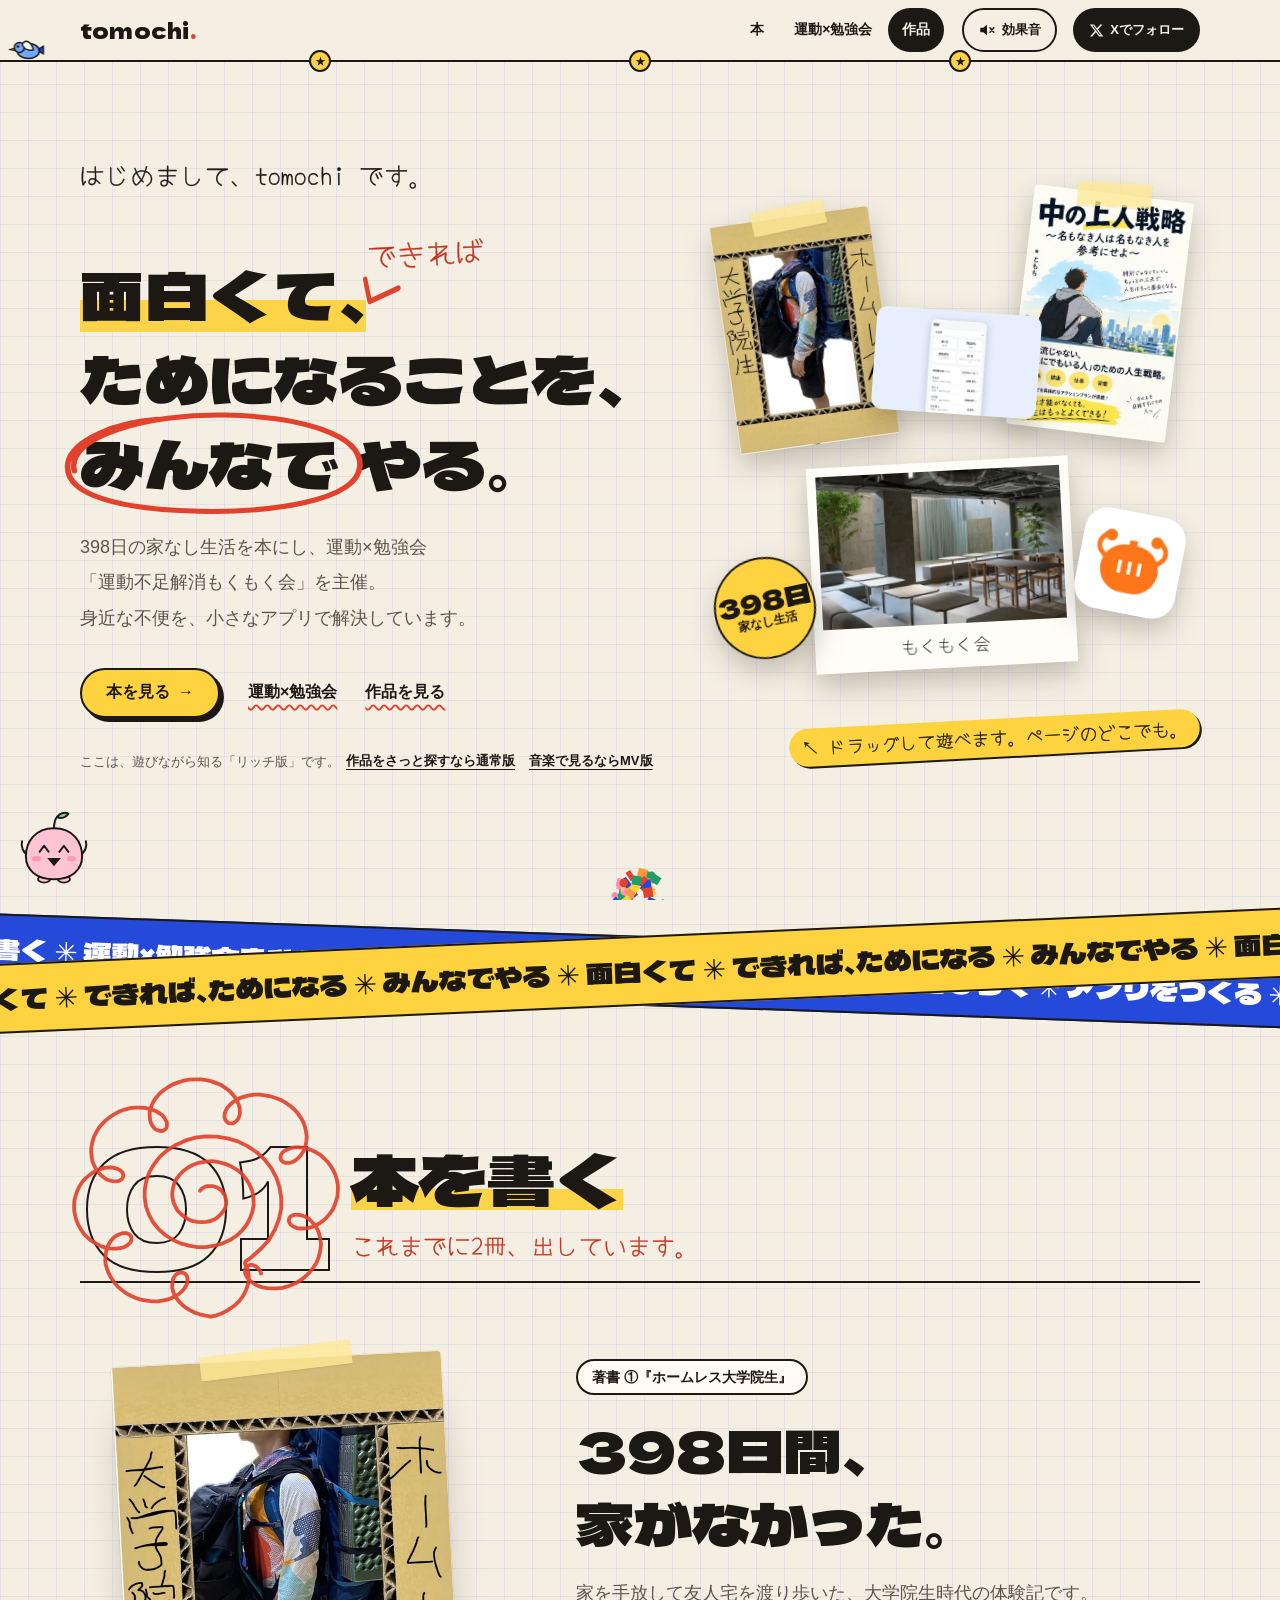
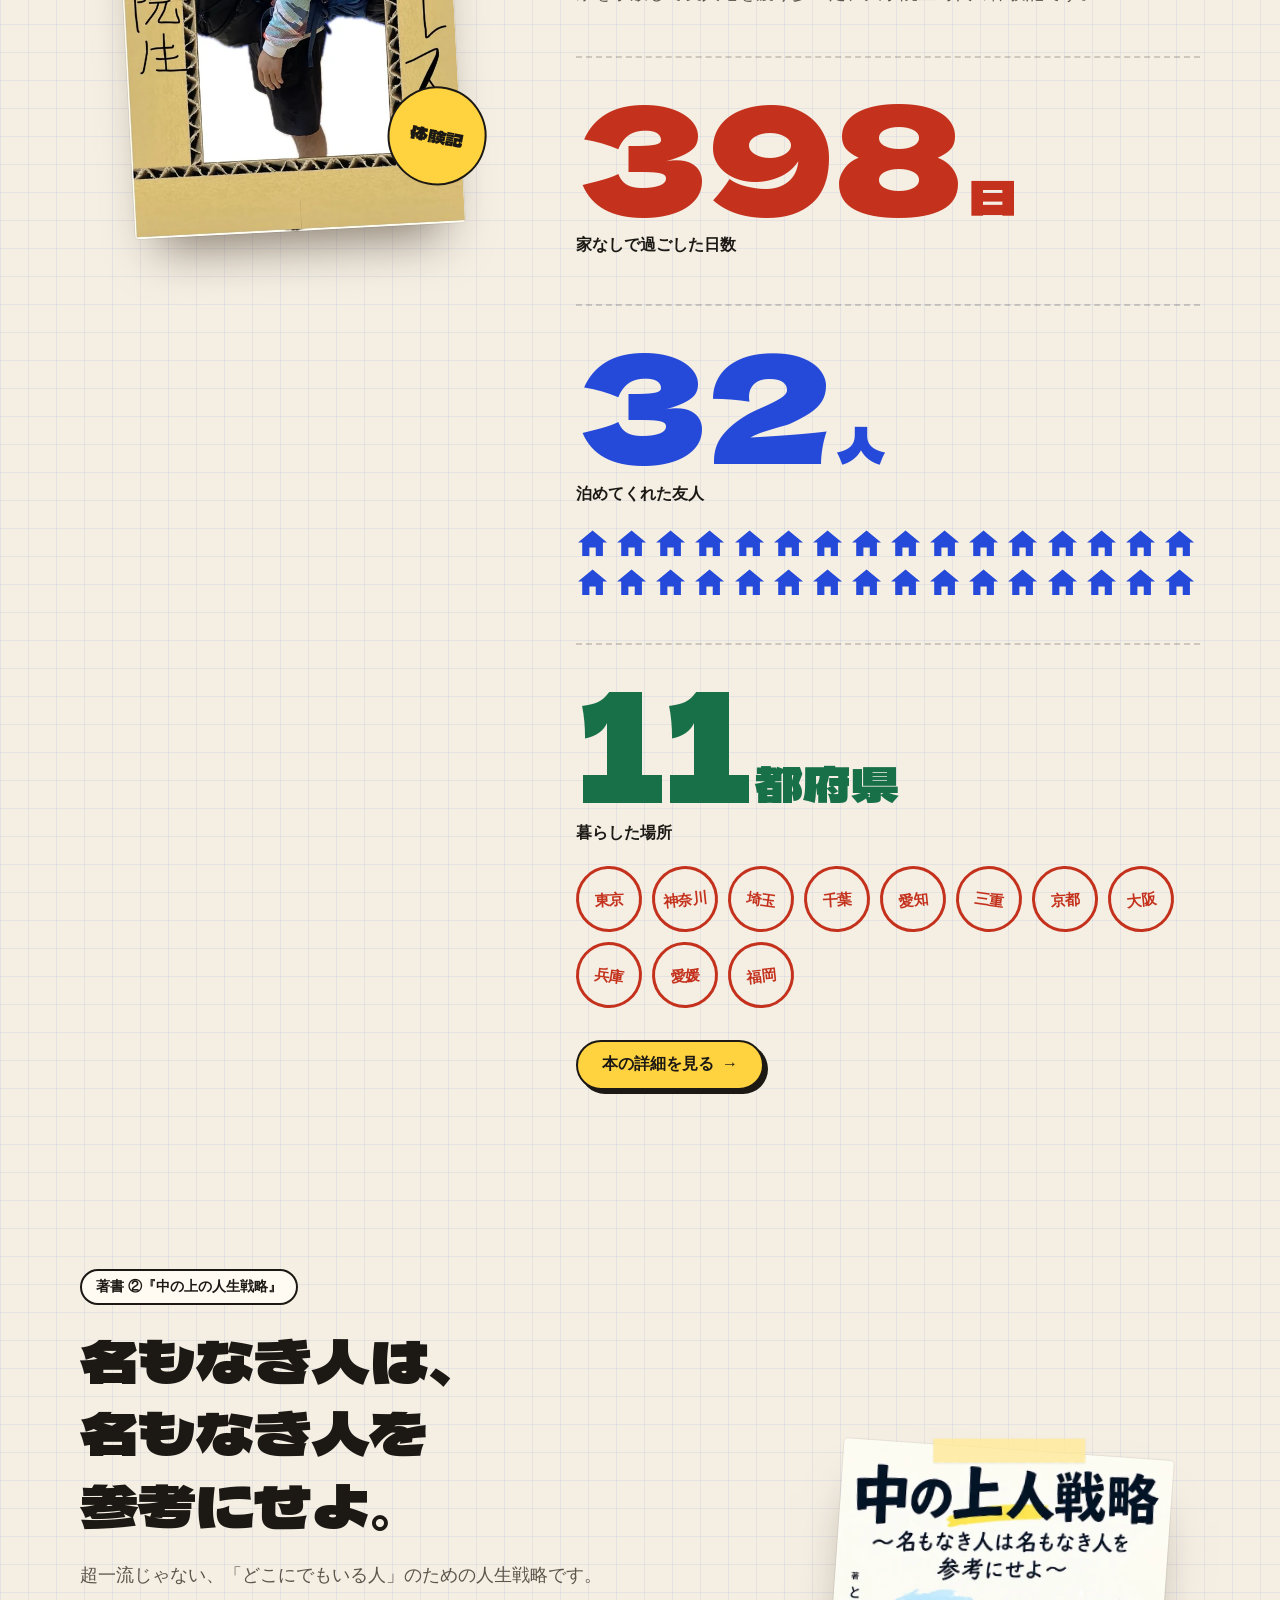
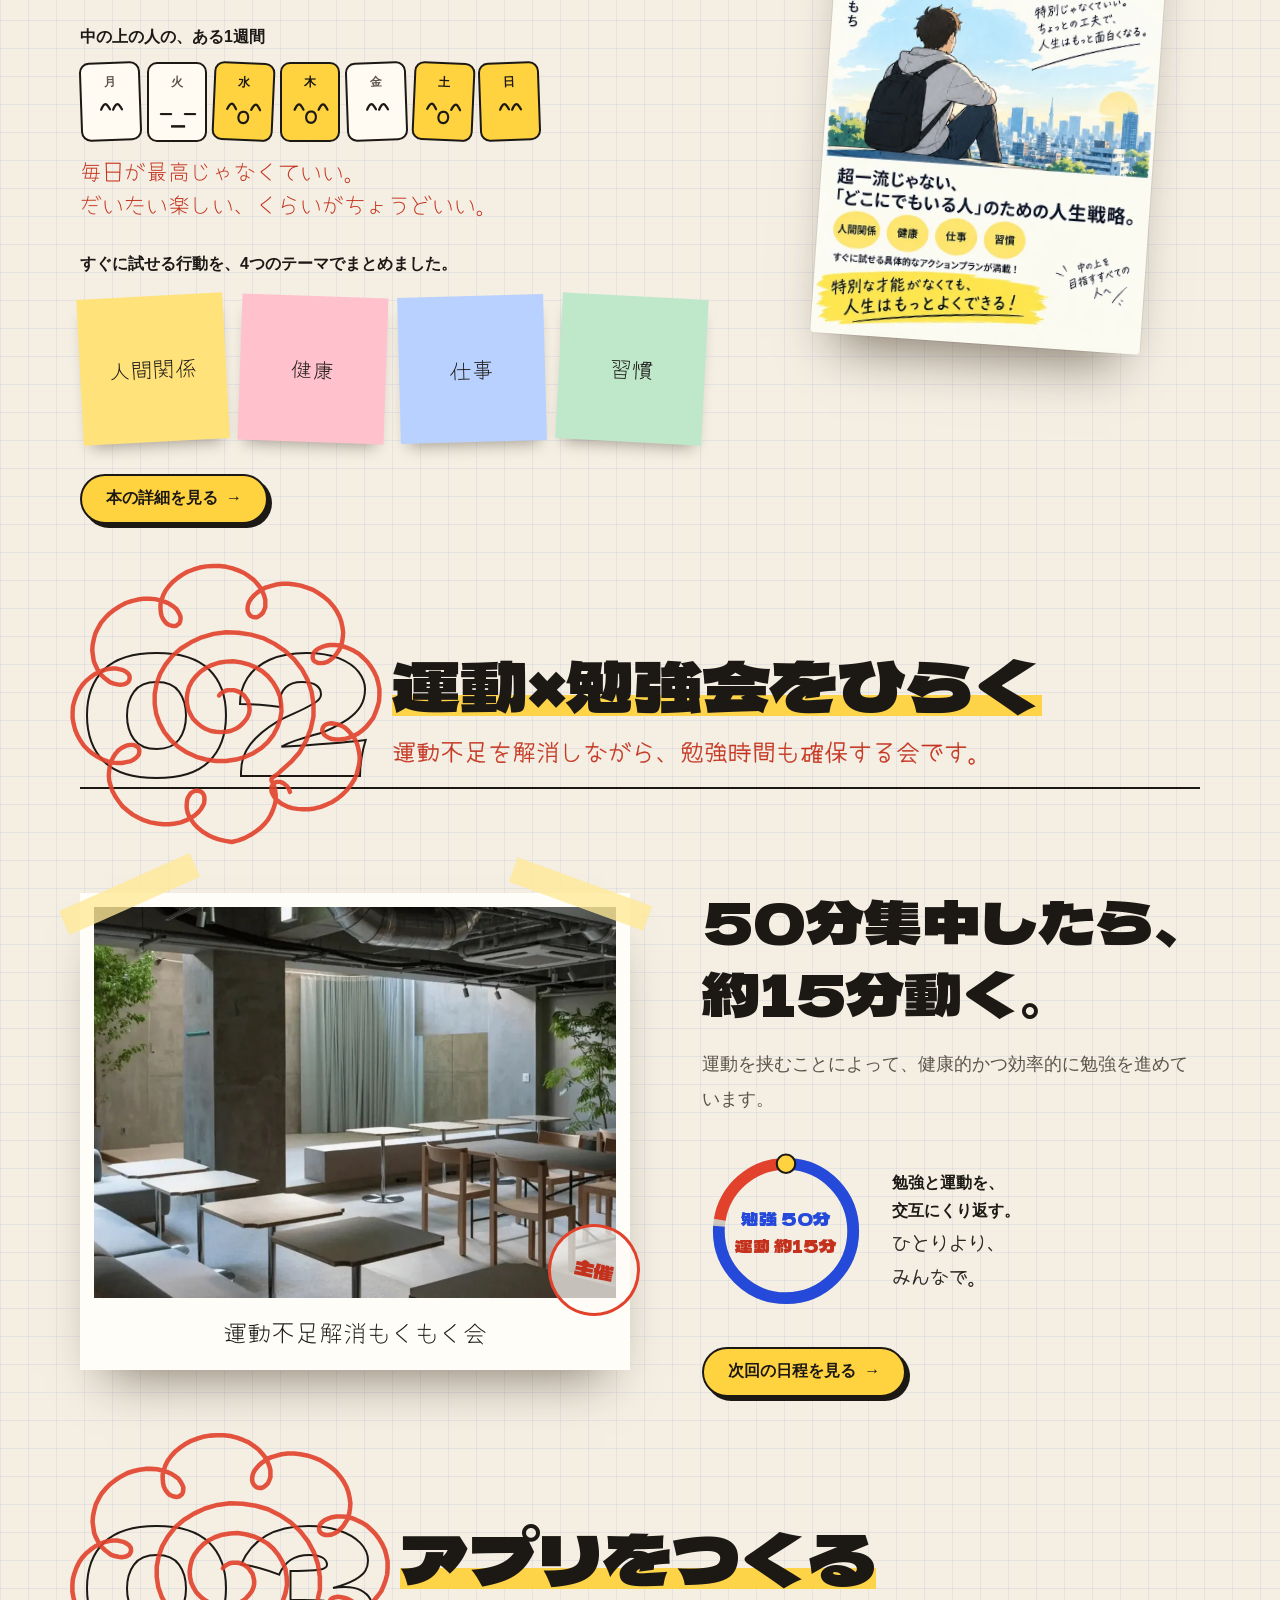
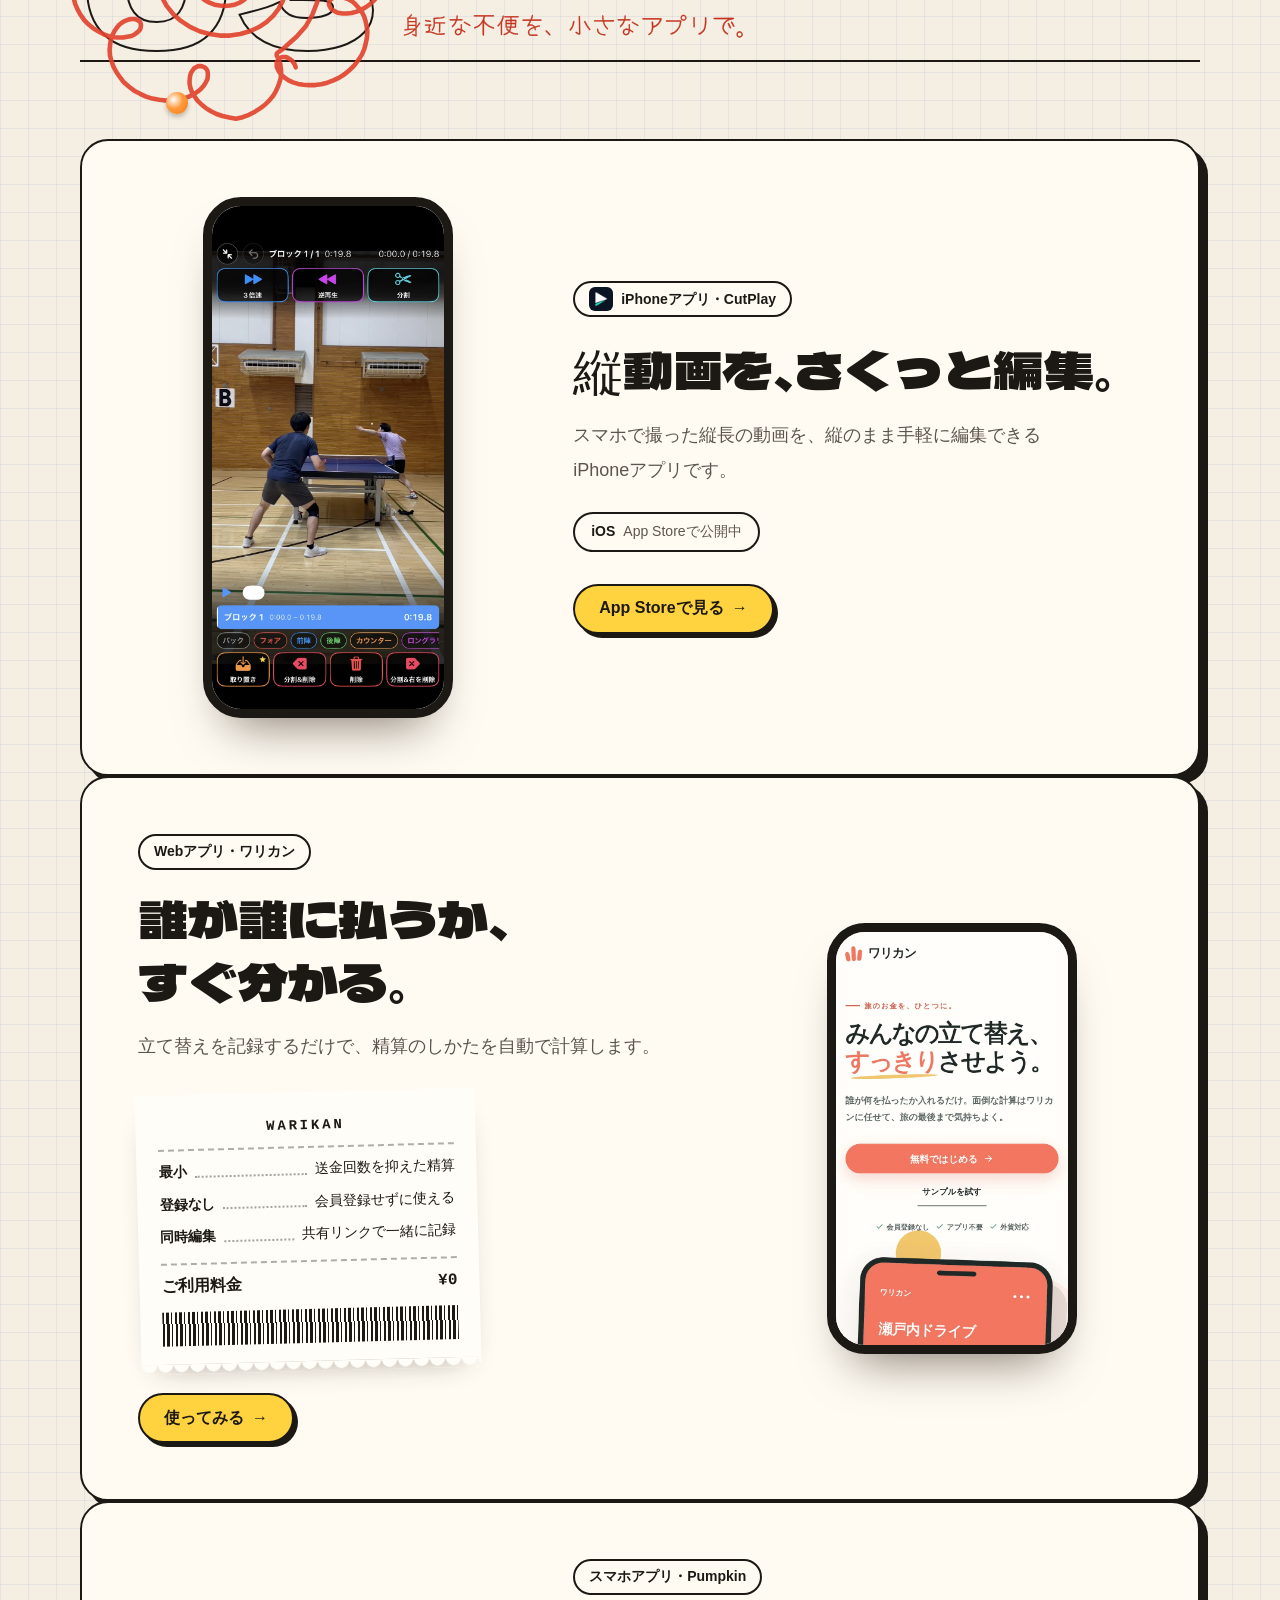
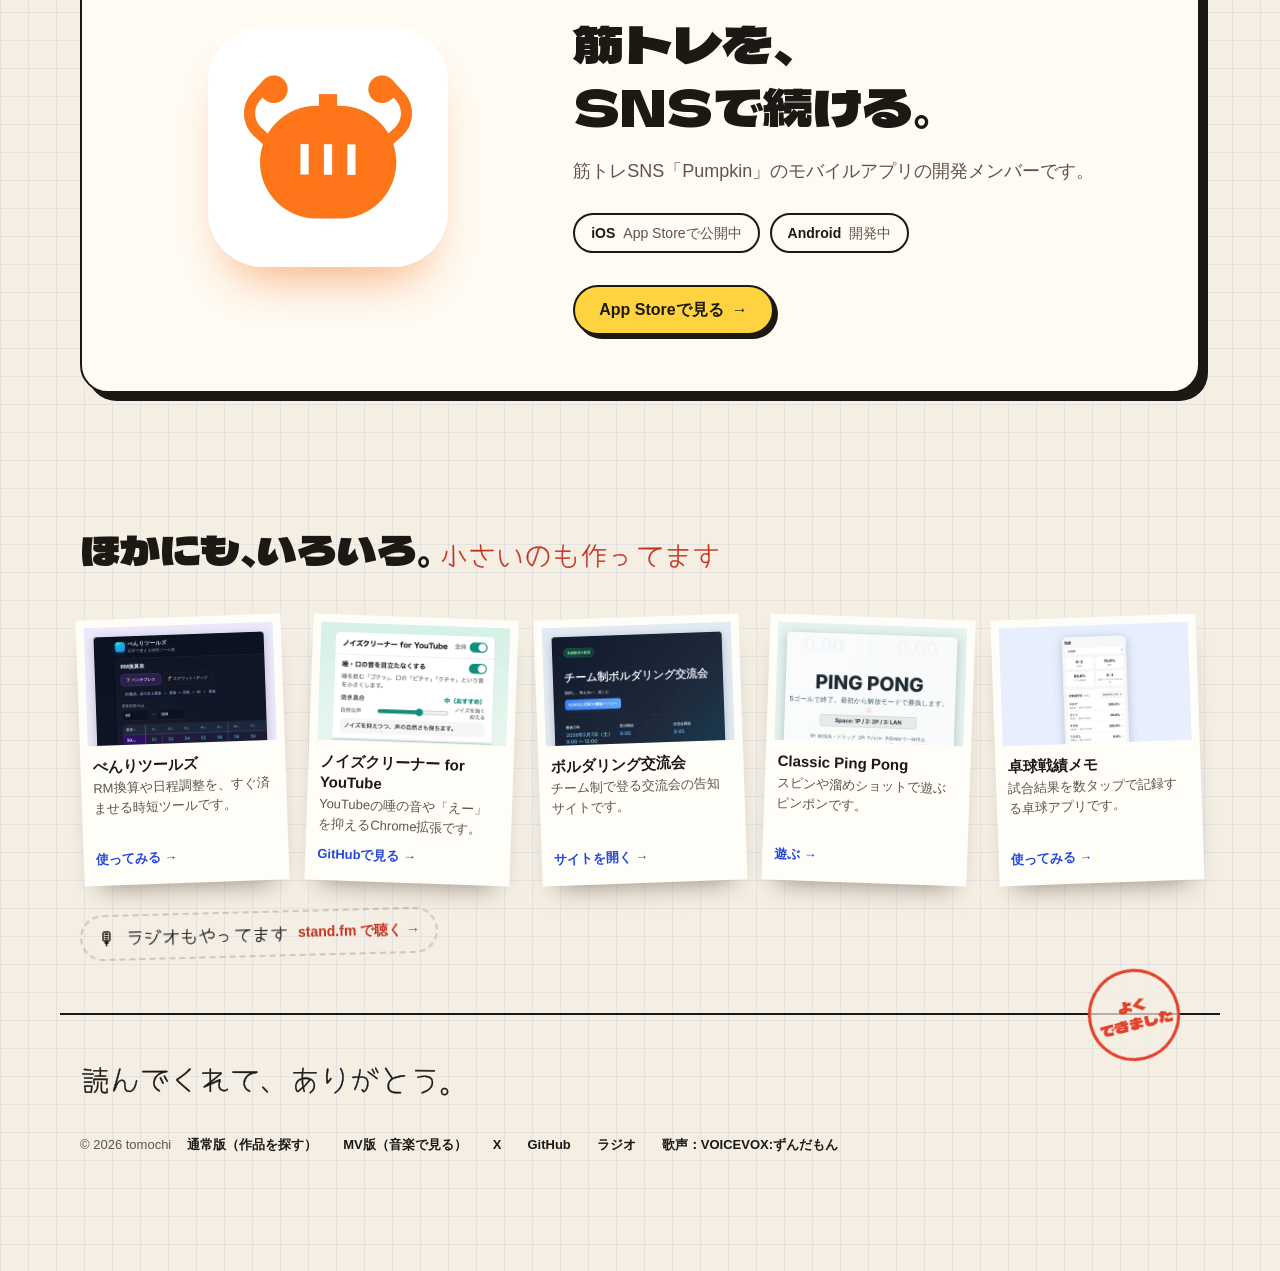
<file: rich/index.html>
<!DOCTYPE html>
<html lang="ja">
<head>
  <meta charset="utf-8">
  <meta name="viewport" content="width=device-width, initial-scale=1, viewport-fit=cover">
  <title>tomochi</title>
  <meta name="description" content="tomochi のポートフォリオ（リッチ版）。本の執筆、もくもく会の主催、身近な不便を解決するWebアプリ・スマホアプリ・ゲームづくりをしています。">
  <link rel="canonical" href="https://tomochi3.github.io/tomo/rich/">
  <meta property="og:type" content="website">
  <meta property="og:site_name" content="tomochi">
  <meta property="og:locale" content="ja_JP">
  <meta property="og:url" content="https://tomochi3.github.io/tomo/rich/">
  <meta property="og:title" content="tomochi">
  <meta property="og:description" content="面白くて、できればためになることを、みんなでやる。本の執筆、もくもく会の主催、Webアプリ・スマホアプリ・ゲームづくりをしています。">
  <meta property="og:image" content="https://tomochi3.github.io/tomo/img/og.jpg">
  <meta property="og:image:width" content="1200">
  <meta property="og:image:height" content="630">
  <meta name="twitter:card" content="summary_large_image">
  <link rel="icon" href="../favicon.ico?v=2" sizes="48x48">
  <link rel="icon" href="../icon.svg?v=2" type="image/svg+xml">
  <link rel="apple-touch-icon" href="../apple-touch-icon.png?v=2">
  <meta name="theme-color" content="#f4eee3" media="(prefers-color-scheme: light)">
  <meta name="theme-color" content="#171512" media="(prefers-color-scheme: dark)">
  <link rel="preload" href="fonts/dela-gothic-one.woff2" as="font" type="font/woff2" crossorigin>
  <script>document.documentElement.classList.add('js');</script>
  <style>
    /* 見出しは Dela Gothic One、手書きの書き込みは Yomogi。どちらもこのページで使う文字だけに絞ったもの（fonts/、ライセンスは fonts/OFL-*.txt） */
    @font-face { font-family: "Dela"; src: url("fonts/dela-gothic-one.woff2") format("woff2"); font-display: swap; }
    @font-face { font-family: "Yomogi"; src: url("fonts/yomogi.woff2") format("woff2"); font-display: swap; }

    :root {
      --paper: #f4eee3;
      --card: #fffbf3;
      --photo: #fffdf8;
      --ink: #1c1915;
      --ink-soft: #5d554b;
      --line: rgba(28, 25, 21, .18);
      --grid: rgba(37, 73, 216, .07);
      --red: #e2412b;
      --red-ink: #c4321d;
      --blue: #2549d8;
      --green: #187049;
      --yellow: #ffd23f;
      --hl: rgba(255, 210, 63, .95);
      --fixed-ink: #1c1915;
      --display: "Dela", "Hiragino Sans", "Noto Sans JP", sans-serif;
      --hand: "Yomogi", "Hiragino Maru Gothic ProN", "Klee", cursive;
      --font: -apple-system, BlinkMacSystemFont, "Hiragino Sans", "Hiragino Kaku Gothic ProN", "Noto Sans JP", "Noto Sans CJK JP", "Yu Gothic UI", Meiryo, sans-serif;
      --ease: cubic-bezier(.2, .8, .2, 1);
      --bounce: cubic-bezier(.34, 1.56, .64, 1);
      color-scheme: light;
    }
    @media (prefers-color-scheme: dark) {
      :root {
        --paper: #171512;
        --card: #221f1a;
        --ink: #f2ebdd;
        --ink-soft: #b5ac9c;
        --line: rgba(242, 235, 221, .18);
        --grid: rgba(140, 165, 255, .06);
        --red: #ff6b54;
        --red-ink: #ff7d68;
        --blue: #8aa4ff;
        --green: #4cc38a;
        --hl: rgba(255, 210, 63, .38);
        color-scheme: dark;
      }
    }

    *, *::before, *::after { box-sizing: border-box; }
    html { scroll-behavior: smooth; scroll-padding-top: 76px; }
    body {
      margin: 0;
      color: var(--ink);
      font-family: var(--font);
      font-size: 16px;
      line-height: 1.8;
      -webkit-font-smoothing: antialiased;
      background-color: var(--paper);
      /* 方眼紙 */
      background-image: linear-gradient(var(--grid) 1px, transparent 1px), linear-gradient(90deg, var(--grid) 1px, transparent 1px);
      background-size: 28px 28px;
    }
    h1, h2, h3, p, ul, figure { margin: 0; }
    ul { padding: 0; list-style: none; }
    a { color: inherit; text-decoration: none; }
    img { display: block; max-width: 100%; height: auto; }
    main { overflow-x: clip; }
    main:focus { outline: none; }
    :focus-visible { outline: 3px solid var(--blue); outline-offset: 3px; border-radius: 6px; }
    .phrase { display: inline-block; }
    /* 手書きフォントは線が細いので、少しだけ太らせる */
    .hero__hello, .chap-sub, .loop p span, .more__title span, .desk__hint, .foot__bye, .ins__word { -webkit-text-stroke: .35px currentColor; }
    .wrap { max-width: 1160px; margin: 0 auto; padding: 0 20px; }
    /* display: none にするとパラシュートの縞模様が描けないので、大きさ 0 で置く */
    .sprite { position: absolute; width: 0; height: 0; overflow: hidden; }
    .skip { position: absolute; left: 12px; top: -60px; z-index: 100; display: inline-flex; align-items: center; min-height: 44px; padding: 0 16px; border-radius: 10px; background: var(--ink); color: var(--paper); font-size: 14px; }
    .skip:focus { top: 8px; }

    /* ---------- buttons ---------- */
    .actions { display: flex; flex-wrap: wrap; align-items: center; gap: 14px 28px; margin-top: 32px; }
    .btn {
      display: inline-flex;
      align-items: center;
      gap: 8px;
      min-height: 50px;
      padding: 0 24px;
      border: 2px solid var(--ink);
      border-radius: 999px;
      background: var(--yellow);
      color: var(--fixed-ink);
      font-weight: 700;
      box-shadow: 4px 4px 0 var(--ink);
      transition: transform .15s var(--ease), box-shadow .15s var(--ease);
    }
    .btn::after { content: "→"; transition: transform .2s var(--ease); }
    .btn:hover { transform: translate(-2px, -2px); box-shadow: 6px 6px 0 var(--ink); }
    .btn:hover::after { transform: translateX(3px); }
    .btn:active { transform: translate(3px, 3px); box-shadow: 1px 1px 0 var(--ink); }
    .link {
      display: inline-flex;
      align-items: center;
      min-height: 44px;
      font-weight: 700;
      text-decoration: underline wavy var(--red) 1.5px;
      text-underline-offset: 7px;
    }
    .link:hover { text-decoration-color: var(--blue); }

    /* ---------- top bar ---------- */
    .bar { position: sticky; top: 0; z-index: 50; background: color-mix(in srgb, var(--paper) 90%, transparent); backdrop-filter: blur(10px); -webkit-backdrop-filter: blur(10px); border-bottom: 2px solid var(--ink); }
    .bar__in { display: flex; align-items: center; gap: 8px; height: 60px; }
    .logo { display: inline-flex; align-items: center; min-height: 44px; font-family: var(--display); font-size: 22px; letter-spacing: .01em; }
    .logo span { color: var(--red); }
    /* ヘッダーの下の線の上を飛ぶ鳥（1周ごとに紙飛行機と入れ替わる）。動かした物にぶつかると旋回したりよけたりする */
    .flier { position: absolute; left: 0; bottom: -3px; z-index: 2; width: 38px; height: 26px; pointer-events: none; will-change: transform; }
    .flier__body { width: 100%; height: 100%; }
    .flier svg { position: absolute; inset: 0; width: 100%; height: 100%; overflow: visible; }
    .flier .plane { display: none; }
    .flier.is-plane .bird { display: none; }
    .flier.is-plane .plane { display: block; }
    .flier .wing { transform-box: view-box; transform-origin: 19px 13px; animation: flap .2s ease-in-out infinite alternate; }
    .flier.is-fast .wing { animation-duration: .1s; }
    @keyframes flap { from { scale: 1 1; } to { scale: 1 -.7; } }
    .flier__say { position: absolute; left: 50%; bottom: 100%; font-family: var(--hand); font-size: 15px; font-weight: 700; color: var(--red-ink); white-space: nowrap; translate: -50% -2px; }
    html:not(.js) .flier { display: none; }
    .bar__progress { position: absolute; left: 0; right: 0; bottom: -2px; height: 3px; background: var(--red); transform-origin: left; transform: scaleX(var(--p, 0)); }
    .nav { display: flex; gap: 2px; margin-left: auto; }
    .nav a { display: inline-flex; align-items: center; min-height: 44px; padding: 0 14px; border-radius: 999px; font-size: 14px; font-weight: 700; transition: background-color .2s, color .2s; }
    .nav a:hover { background: color-mix(in srgb, var(--ink) 8%, transparent); }
    .nav a[aria-current] { background: var(--ink); color: var(--paper); }
    .bar__x { display: inline-flex; align-items: center; justify-content: center; gap: 6px; min-width: 44px; min-height: 44px; margin-left: 8px; padding: 0 16px; border-radius: 999px; background: var(--ink); color: var(--paper); font-size: 13px; font-weight: 700; }
    .bar__x svg { flex: none; }
    /* 効果音の切り替え（最初は音なし） */
    .sound { display: inline-flex; align-items: center; justify-content: center; gap: 6px; min-width: 44px; min-height: 44px; margin-left: 10px; padding: 0 14px; border: 2px solid var(--ink); border-radius: 999px; background: transparent; color: var(--ink); font: 700 13px var(--font); cursor: pointer; }
    .sound svg { flex: none; }
    .sound__on, .sound[aria-pressed="true"] .sound__off { display: none; }
    .sound[aria-pressed="true"] .sound__on { display: block; }
    .sound[aria-pressed="true"] { background: var(--yellow); color: var(--fixed-ink); border-color: var(--fixed-ink); }
    /* スマホでは章のリンクを画面の下に浮かべる（親指が届く位置） */
    @media (max-width: 719px) {
      body { padding-bottom: 88px; }
      .bar { background: var(--paper); backdrop-filter: none; -webkit-backdrop-filter: none; }
      .sound { margin-left: auto; }
      .bar__x { padding: 0 14px; }
      .nav {
        position: fixed;
        left: 50%;
        bottom: calc(14px + env(safe-area-inset-bottom));
        z-index: 60;
        margin: 0;
        padding: 3px;
        border-radius: 999px;
        background: color-mix(in srgb, var(--ink) 86%, transparent);
        backdrop-filter: blur(8px);
        -webkit-backdrop-filter: blur(8px);
        box-shadow: 0 12px 26px -12px rgba(0, 0, 0, .5);
        transform: translateX(-50%);
        transition: opacity .3s var(--ease), transform .4s var(--ease);
      }
      /* 最初の画面では出さず、少しスクロールしてから出す */
      .js .nav { opacity: 0; transform: translate(-50%, 24px); pointer-events: none; }
      .js.show-dock .nav, .js .nav:focus-within { opacity: 1; transform: translateX(-50%); pointer-events: auto; }
      /* スクロール中は薄くして、下を流れる文字を読めるようにする */
      .js.show-dock.is-scrolling .nav:not(:focus-within) { opacity: .35; }
      .nav a { color: var(--paper); padding: 0 14px; font-size: 13px; white-space: nowrap; }
      .nav a:hover { background: transparent; }
      .nav a[aria-current] { background: var(--yellow); color: var(--fixed-ink); }
    }
    @media (max-width: 419px) { .bar__x span, .sound span { position: absolute; width: 1px; height: 1px; overflow: hidden; clip-path: inset(50%); } .bar__x, .sound { padding: 0; } }

    /* ---------- hero ---------- */
    .hero { display: grid; gap: 28px; padding-top: clamp(40px, 7vw, 96px); padding-bottom: clamp(56px, 8vw, 104px); }
    @media (min-width: 960px) { .hero { grid-template-columns: 1.1fr .9fr; align-items: center; gap: 40px; } }
    .hero__hello { font-family: var(--hand); font-size: clamp(20px, 2.4vw, 25px); color: var(--ink); }
    .hero__title { margin-top: .5em; padding-top: .35em; font-family: var(--display); font-weight: 400; font-size: clamp(30px, 8.4vw, 64px); line-height: 1.32; letter-spacing: .01em; }
    @media (min-width: 960px) { .hero__title { font-size: min(5vw, 68px); } }
    .ln { display: block; }
    /* 蛍光ペン */
    .hl { background: linear-gradient(transparent 58%, var(--hl) 58%, var(--hl) 92%, transparent 92%) no-repeat left / 100% 100%; }
    .js .hl { background-size: 0 100%; transition: background-size .8s var(--ease) .2s; }
    .js.is-ready .hl { background-size: 100% 100%; }
    /* 挿入記号で書き足した「できれば」 */
    /* 書き足しの「レ」印：「、」のすぐ後ろから右上へはね上げ、その先に「できれば」を書く */
    .ins { position: relative; display: inline-block; width: 0; }
    .ins__mark { position: absolute; left: -.06em; bottom: .26em; width: .6em; height: .42em; overflow: visible; fill: none; stroke: var(--red); stroke-width: 7; stroke-linecap: round; stroke-linejoin: round; }
    .ins__mark path { stroke-dasharray: 1; stroke-dashoffset: 0; }
    /* 大きさは見出しの半分弱。left / bottom はこの要素の文字の大きさが基準 */
    .ins__word { position: absolute; left: .05em; bottom: 1.58em; font-family: var(--hand); font-size: .46em; color: var(--red-ink); white-space: nowrap; transform: rotate(-3deg); transform-origin: left bottom; }
    .js .ins__mark path { stroke-dashoffset: 1; transition: stroke-dashoffset .45s var(--ease) .7s; }
    .js .ins__word { opacity: 0; transform: rotate(-3deg) translateY(6px); transition: opacity .4s 1.1s, transform .6s var(--bounce) 1.1s; }
    .js.is-ready .ins__mark path { stroke-dashoffset: 0; }
    .js.is-ready .ins__word { opacity: 1; transform: rotate(-3deg); }
    /* 赤ペンの丸 */
    .circ { position: relative; display: inline-block; margin-right: .3em; }
    .circ svg { position: absolute; left: -11%; top: -18%; width: 124%; height: 136%; overflow: visible; fill: none; stroke: var(--red); stroke-width: 3.5; stroke-linecap: round; pointer-events: none; }
    .circ path { stroke-dasharray: 1; stroke-dashoffset: 0; }
    .js .circ path { stroke-dashoffset: 1; transition: stroke-dashoffset .9s var(--ease) 1.35s; }
    .js.is-ready .circ path { stroke-dashoffset: 0; }
    .hero__lead { margin-top: 26px; max-width: 32em; color: var(--ink-soft); font-size: clamp(16px, 1.8vw, 18px); line-height: 1.95; }

    /* 机の上のステッカー（マウスでドラッグできる） */
    .desk { position: relative; height: clamp(340px, 86vw, 560px); }
    .st { position: absolute; left: var(--x); top: var(--y); width: var(--w); transform: rotate(var(--r)); filter: drop-shadow(0 12px 14px rgba(40, 28, 12, .25)); }
    .st img { width: 100%; pointer-events: none; }
    .js .st { animation: drop .8s var(--bounce) backwards; animation-delay: calc(var(--i) * 110ms + .25s); }
    @keyframes drop { from { opacity: 0; scale: 1.35; } }
    .tape::before { content: ""; position: absolute; z-index: 1; top: -11px; left: 50%; width: 46%; height: 24px; background: rgba(255, 233, 150, .78); transform: translateX(-50%) rotate(-4deg); box-shadow: 0 1px 2px rgba(0, 0, 0, .08); }
    .s1 { --x: 2%; --y: 5%; --w: 33%; --r: -8deg; --i: 0; }
    .s1 img, .s2 img { border-radius: 3px; }
    .s2 { --x: 63%; --y: 1%; --w: 33%; --r: 7deg; --i: 1; }
    .s3 { --x: 33%; --y: 22%; --w: 34%; --r: 4deg; --i: 2; }
    .s3 img { border-radius: 10px; }
    .s4 { --x: 20%; --y: 49%; --w: 54%; --r: -3deg; --i: 3; padding: 9px 9px 0; background: var(--photo); color: var(--fixed-ink); }
    .s4 p { padding: 4px 0 8px; font-family: var(--hand); font-size: clamp(13px, 1.8vw, 18px); text-align: center; }
    .s5 { --x: 75%; --y: 58%; --w: 21%; --r: 11deg; --i: 4; }
    .s5 img { border-radius: 23%; }
    .s6 { --x: 0%; --y: 66%; --w: 21%; --r: -12deg; --i: 5; display: grid; place-content: center; aspect-ratio: 1; border-radius: 50%; border: 2px solid var(--fixed-ink); background: var(--yellow); color: var(--fixed-ink); text-align: center; line-height: 1.1; }
    .s6 b { font-family: var(--display); font-weight: 400; font-size: clamp(15px, 2.3vw, 26px); white-space: nowrap; }
    .s6 small { font-size: clamp(9px, 1.2vw, 12px); font-weight: 700; white-space: nowrap; }
    .desk__hint { position: absolute; right: 0; bottom: -10px; padding: 2px 12px 4px; border-radius: 999px; background: var(--yellow); color: var(--fixed-ink); font-family: var(--hand); font-size: clamp(15px, 1.7vw, 18px); white-space: nowrap; transform: rotate(-3deg); -webkit-text-stroke: .35px currentColor; box-shadow: 2px 2px 0 var(--ink); }
    .desk__hint span + span { display: none; }
    @media (hover: none), (pointer: coarse) { .desk__hint span { display: none; } .desk__hint span + span { display: inline; } }
    html:not(.js) .desk__hint { display: none; }

    /* ---------- crossing tapes ---------- */
    .tapes { position: relative; height: clamp(110px, 14vw, 170px); }
    .band { position: absolute; left: -5%; right: -5%; top: 50%; overflow: hidden; border-block: 2px solid var(--fixed-ink); }
    .band--a { background: var(--yellow); color: var(--fixed-ink); transform: translateY(-50%) rotate(-2.5deg); z-index: 1; }
    .band--b { background: var(--blue); color: #fff; transform: translateY(-50%) rotate(2deg); }
    .band__track { display: flex; width: max-content; animation: marquee 32s linear infinite; }
    .band--b .band__track { animation-direction: reverse; animation-duration: 40s; }
    .tapes.is-off .band__track { animation-play-state: paused; }
    .band__track span { padding: 8px 0; font-family: var(--display); font-size: clamp(18px, 2.6vw, 28px); white-space: nowrap; }
    @keyframes marquee { to { transform: translateX(-50%); } }

    /* ---------- chapters ---------- */
    .chapter { padding-top: clamp(72px, 9vw, 120px); }
    .tapes + .chapter { padding-top: clamp(48px, 6vw, 84px); }
    .chap-head { display: grid; grid-template-columns: auto 1fr; align-items: end; gap: 4px 20px; padding-bottom: 18px; border-bottom: 2px solid var(--ink); margin-bottom: clamp(44px, 6vw, 80px); }
    .chap-no { grid-row: span 2; font-family: var(--display); font-size: clamp(76px, 13vw, 168px); line-height: .78; color: transparent; -webkit-text-stroke: 2px var(--ink); }
    /* スマホでは数字を上に置き、見出しと一言に横幅をまるごと使う */
    @media (max-width: 559px) { .chap-head { grid-template-columns: 1fr; } .chap-no { grid-row: auto; margin-bottom: 10px; font-size: 72px; } }
    .chap-title { font-family: var(--display); font-weight: 400; font-size: clamp(32px, 5.6vw, 68px); line-height: 1.1; }
    .chap-sub { font-family: var(--hand); font-size: clamp(18px, 2.3vw, 24px); color: var(--red-ink); line-height: 1.45; }
    .kicker--with-icon { gap: 8px; }
    .kicker--with-icon img { border-radius: 6px; }
    .kicker { display: inline-flex; align-items: center; min-height: 36px; padding: 0 14px; border: 2px solid var(--ink); border-radius: 999px; background: var(--card); font-size: 14px; font-weight: 700; }
    .big { margin-top: 18px; font-family: var(--display); font-weight: 400; font-size: clamp(32px, 5vw, 58px); line-height: 1.25; }
    .lead { margin-top: 18px; color: var(--ink-soft); font-size: clamp(16px, 1.8vw, 18px); line-height: 1.95; }
    /* 画面に入るときは、少し傾いた紙がぽんと置かれるように */
    .js .rv { opacity: 0; transform: translateY(36px) rotate(-1.2deg); transition: opacity .7s var(--ease), transform .9s var(--bounce); }
    .js .rv.in { opacity: 1; transform: none; }

    /* ---------- スクロールするだけで起きること ---------- */
    /* 章に着くと、番号のまわりに赤ペンのはなまる、見出しに蛍光ペン */
    .chap-no { position: relative; width: fit-content; }
    .hanamaru { position: absolute; left: 50%; top: 50%; width: 132%; opacity: .9; aspect-ratio: 1; translate: -50% -50%; overflow: visible; pointer-events: none; }
    .hanamaru path { fill: none; stroke: var(--red); stroke-width: 1.15; stroke-linecap: round; stroke-linejoin: round; stroke-dasharray: 1; stroke-dashoffset: 1; }
    .is-here .hanamaru path { stroke-dashoffset: 0; transition: stroke-dashoffset 1.6s cubic-bezier(.45, .1, .35, 1) .15s; }
    .js .chap-title { width: fit-content; background: linear-gradient(transparent 64%, var(--hl) 64%, var(--hl) 92%, transparent 92%) no-repeat left / 0 100%; }
    .js .is-here .chap-title { background-size: 100% 100%; transition: background-size .8s var(--ease) .9s; }
    /* 読んだ量の線に、25・50・75% の星を貼っていく */
    .bar__mile { position: absolute; bottom: -12px; width: 22px; height: 22px; translate: -50% 0; border: 2px solid var(--fixed-ink); border-radius: 50%; background: var(--yellow); color: var(--fixed-ink); font-size: 11px; line-height: 18px; text-align: center; pointer-events: none; animation: mile-in .7s var(--bounce) both; }
    @keyframes mile-in { from { scale: 0; rotate: -180deg; } }
    /* スクロールしている間は、左下の生き物が小走りする */
    .js.is-scrolling .mascot[class="mascot"] .mascot__body { animation: m-bob .38s ease-in-out infinite; }
    /* 最後まで読むと、フッターに「よくできました」のはんこ */
    .foot { position: relative; }
    .foot__hanko { position: absolute; right: clamp(8px, 4vw, 40px); top: -46px; display: grid; place-items: center; width: 92px; height: 92px; border: 3px solid var(--red); border-radius: 50%; color: var(--red); font-family: var(--display); font-size: 15px; line-height: 1.2; text-align: center; rotate: -14deg; background: color-mix(in srgb, var(--paper) 70%, transparent); pointer-events: none; animation: hanko 1s var(--ease) both; }
    @keyframes hanko { 0% { opacity: 0; scale: 2.6; } 40% { opacity: 1; scale: .92; } 55% { scale: 1.04; } 100% { scale: 1; } }

    /* ---------- 01 book ---------- */
    .bk { display: grid; gap: 48px; }
    @media (min-width: 900px) { .bk { grid-template-columns: minmax(0, .8fr) minmax(0, 1.2fr); gap: 80px; align-items: start; } .bk__side { position: sticky; top: 110px; } }
    .cover { position: relative; width: min(330px, 70vw); margin: 0 auto; transform: rotate(-3deg); }
    .cover img { border-radius: 4px; box-shadow: 0 34px 50px -24px rgba(40, 25, 10, .55), 0 0 0 1px rgba(0, 0, 0, .06); }
    .cover__badge { position: absolute; right: -8%; bottom: 8%; display: grid; place-content: center; width: 30%; aspect-ratio: 1; border: 2px solid var(--fixed-ink); border-radius: 50%; background: var(--yellow); color: var(--fixed-ink); font-family: var(--display); font-size: clamp(14px, 1.8vw, 18px); line-height: 1.2; text-align: center; transform: rotate(14deg); }
    .fact { margin-top: 44px; padding-top: 22px; border-top: 2px dashed var(--line); }
    .fact__num { display: inline-block; font-family: var(--display); font-size: clamp(76px, 13vw, 150px); line-height: .95; letter-spacing: -.01em; }
    .fact__num small { margin-left: 6px; font-size: .32em; letter-spacing: 0; }
    .fact__cap { margin-top: 6px; font-weight: 700; }
    .fact--days .fact__num { color: var(--red-ink); }
    .fact--friends .fact__num { color: var(--blue); }
    .fact--places .fact__num { color: var(--green); }
    .houses { display: grid; grid-template-columns: repeat(8, 1fr); gap: 8px; max-width: 460px; margin-top: 18px; }
    @media (min-width: 560px) { .houses { grid-template-columns: repeat(16, 1fr); max-width: 620px; gap: 6px; } }
    .houses svg { width: 100%; aspect-ratio: 1; fill: var(--blue); }
    .js .houses svg { opacity: 0; transform: translateY(10px) scale(.6); transition: opacity .3s, transform .45s var(--bounce); transition-delay: calc(var(--i) * 35ms + .2s); }
    .js .in .houses svg { opacity: 1; transform: none; }

    /* 家から出てくる人たち（ページの上に重ねた層で動かす） */
    .actors { position: absolute; left: 0; top: 0; z-index: 79; width: 100%; overflow: hidden; pointer-events: none; }
    .actor { position: absolute; left: 0; top: 0; color: var(--ink); }
    /* 片付けで物を運ぶ生き物（左下の生き物と同じ絵） */
    .helper { position: absolute; left: 0; top: 0; z-index: 2; width: 56px; margin: -56px 0 0 -28px; }
    .helper .m-blob, .helper .m-foot { fill: var(--hc, #ffc4d3); }
    .helper .hsay--call { font-size: 19px; }
    .helper svg { display: block; width: 100%; overflow: visible; }
    .helper.is-walk svg { animation: h-hop .2s ease-in-out infinite alternate; }
    .helper.is-carry svg { animation: h-hop .14s ease-in-out infinite alternate; }
    .helper .m-arm { transform-box: fill-box; }
    .helper.is-carry .m-arm--l { transform-origin: 100% 100%; rotate: 70deg; }
    .helper.is-carry .m-arm--r { transform-origin: 0 100%; rotate: -70deg; }
    .helper .hsay { position: absolute; left: 50%; bottom: 100%; translate: -50% -4px; font-family: var(--hand); font-size: 16px; color: var(--red-ink); white-space: nowrap; -webkit-text-stroke: .3px currentColor; }
    @keyframes h-hop { from { translate: 0 0; } to { translate: 0 -5px; } }
    .mascot.is-away { opacity: 0; transition: opacity .2s; pointer-events: none; }
    .actor svg { position: absolute; left: 0; bottom: 0; overflow: visible; translate: -50% 0; fill: none; stroke: currentColor; stroke-width: 2; stroke-linecap: round; stroke-linejoin: round; }
    .actor .head { fill: var(--paper); }
    .actor .lg1, .actor .lg2 { transform-origin: 0 -7px; animation: legs .16s ease-in-out infinite alternate; }
    .actor .lg2 { animation-direction: alternate-reverse; }
    @keyframes legs { from { rotate: -32deg; } to { rotate: 32deg; } }
    .actor--fly .lg1, .actor--fly .lg2 { animation: none; }
    .actor .say { position: absolute; left: 0; bottom: 34px; translate: -50% 0; font-family: var(--hand); font-size: 17px; color: var(--red-ink); white-space: nowrap; -webkit-text-stroke: .3px currentColor; }
    /* 小人・生き物・鳥のセリフは、背景色の太いふちで囲って読みやすくする（明るい画面では白、暗い画面では黒） */
    .actor .say, .helper .hsay, .flier__say {
      font-weight: 700;
      -webkit-text-stroke: 0;
      text-shadow: 0 0 1px var(--paper), 2px 0 0 var(--paper), -2px 0 0 var(--paper), 0 2px 0 var(--paper), 0 -2px 0 var(--paper),
        1.5px 1.5px 0 var(--paper), -1.5px 1.5px 0 var(--paper), 1.5px -1.5px 0 var(--paper), -1.5px -1.5px 0 var(--paper),
        3px 0 1px var(--paper), -3px 0 1px var(--paper), 0 3px 1px var(--paper), 0 -3px 1px var(--paper);
    }
    .actor--fly .say { bottom: 96px; }
    .actor .chute, .actor .wing { transform-origin: 0 -40px; scale: 0; }
    .actor .chute { stroke: var(--ink); stroke-width: 1.5; }
    .actor .chute .canopy { fill: url(#stripes); }
    .actor .wing { transform-origin: 0 -30px; }
    .actor .wing path:first-child { fill: var(--blue); }
    .stamps { display: flex; flex-wrap: wrap; gap: 10px; margin-top: 18px; }
    .stamps li { display: grid; place-items: center; width: 66px; height: 66px; border: 3px solid var(--red-ink); border-radius: 50%; color: var(--red-ink); font-size: 15px; font-weight: 800; letter-spacing: -.02em; line-height: 1; transform: rotate(var(--r, -6deg)); }
    .stamps li:nth-child(3n) { --r: 8deg; }
    .stamps li:nth-child(3n + 1) { --r: -3deg; }
    .js .stamps li { opacity: 0; scale: 1.8; transition: opacity .2s, scale .35s var(--bounce); transition-delay: calc(var(--i) * 90ms + .3s); }
    .js .in .stamps li { opacity: 1; scale: 1; }

    .bk2 { display: grid; gap: 48px; margin-top: clamp(110px, 14vw, 180px); }
    @media (min-width: 900px) { .bk2 { grid-template-columns: minmax(0, 1.2fr) minmax(0, .8fr); gap: 80px; align-items: center; } .bk2 .cover-col { order: 2; } }
    .bk2 .cover { transform: rotate(4deg); }
    /* 中の上の人の1週間：毎日が最高ではないけれど、だいたい楽しい（上下の順位には見せない） */
    .week-wrap { max-width: 460px; margin-top: 30px; }
    .week-cap { font-weight: 700; }
    .sr { position: absolute; width: 1px; height: 1px; overflow: hidden; clip-path: inset(50%); white-space: nowrap; }
    .week { display: grid; grid-template-columns: repeat(7, minmax(0, 1fr)); gap: 6px; margin-top: 10px; }
    .week li { display: grid; justify-items: center; gap: 2px; padding: 8px 0 10px; border: 2px solid var(--ink); border-radius: 10px; background: var(--card); rotate: var(--r, 0deg); }
    .week li:nth-child(odd) { --r: -2deg; }
    .week li:nth-child(3n) { --r: 2.5deg; }
    .week b { font-size: 12px; color: var(--ink-soft); }
    .week span { font-family: var(--hand); font-size: clamp(19px, 3vw, 26px); font-weight: 700; line-height: 1.3; letter-spacing: -.04em; white-space: nowrap; }
    .week .fun { background: var(--yellow); }
    .week .fun b, .week .fun span { color: var(--fixed-ink); }
    .js .week li { opacity: 0; translate: 0 14px; transition: opacity .3s, translate .45s var(--bounce); transition-delay: calc(var(--i) * 110ms + .3s); }
    .js .in .week li { opacity: 1; translate: 0 0; }
    .week-say { margin-top: 12px; font-family: var(--hand); font-size: clamp(18px, 2.3vw, 22px); color: var(--red-ink); line-height: 1.5; }
    .notes { display: grid; grid-template-columns: repeat(4, minmax(0, 1fr)); gap: 10px; margin-top: 18px; }
    @media (min-width: 560px) { .notes { gap: 14px; } }
    .notes li { display: grid; place-items: center; min-height: 76px; padding: 8px 4px; color: var(--fixed-ink); font-family: var(--hand); font-size: clamp(15px, 2.2vw, 22px); text-align: center; box-shadow: 0 10px 16px -8px rgba(40, 28, 12, .4); transform: rotate(var(--r)); transition: transform .3s var(--bounce); }
    .notes li:hover { transform: rotate(0) scale(1.06); }
    .notes li:nth-child(1) { background: #ffe27a; --r: -3deg; }
    .notes li:nth-child(2) { background: #ffc1cc; --r: 2deg; }
    .notes li:nth-child(3) { background: #b9d1ff; --r: -1.5deg; }
    .notes li:nth-child(4) { background: #bfe8cb; --r: 3deg; }
    @media (min-width: 560px) { .notes li { aspect-ratio: 1; } }
    .notes-cap { margin-top: 30px; font-weight: 700; }

    /* ---------- 02 community ---------- */
    .cm { display: grid; gap: 56px; }
    @media (min-width: 900px) { .cm { grid-template-columns: minmax(0, 1.05fr) minmax(0, .95fr); gap: 72px; align-items: center; } }
    .polaroid { position: relative; padding: 14px 14px 0; background: var(--photo); color: var(--fixed-ink); box-shadow: 0 30px 50px -26px rgba(40, 25, 10, .55); transform: rotate(-2.5deg); }
    .polaroid img { width: 100%; aspect-ratio: 4 / 3; object-fit: cover; }
    .polaroid figcaption { padding: 12px 0 16px; font-family: var(--hand); font-size: clamp(18px, 2.4vw, 24px); text-align: center; }
    .polaroid .tape-l, .polaroid .tape-r { position: absolute; top: -12px; width: 26%; height: 26px; background: rgba(255, 233, 150, .78); }
    .polaroid .tape-l { left: -4%; transform: rotate(-24deg); }
    .polaroid .tape-r { right: -4%; transform: rotate(20deg); }
    .hanko { position: absolute; right: -10px; bottom: 54px; display: grid; place-items: center; width: clamp(70px, 10vw, 92px); aspect-ratio: 1; border: 3px solid var(--red); border-radius: 50%; background: color-mix(in srgb, var(--photo) 70%, transparent); color: #c4321d; font-family: var(--display); font-size: clamp(16px, 2.2vw, 20px); transform: rotate(12deg); }
    .loop { display: flex; align-items: center; gap: 22px; margin-top: 30px; }
    .loop svg { flex: none; width: clamp(130px, 16vw, 168px); overflow: visible; }
    .loop .track { fill: none; stroke: var(--line); stroke-width: 14; }
    /* 1周を65分として、勉強50分（青）と運動 約15分（赤）の割合で塗り分ける */
    .loop .arc-a, .loop .arc-b { fill: none; stroke-width: 14; }
    .loop .arc-a { stroke: var(--blue); stroke-dasharray: 49 16; stroke-dashoffset: -.5; }
    .loop .arc-b { stroke: var(--red); stroke-dasharray: 14 51; stroke-dashoffset: -50.5; }
    .loop text { font-family: var(--display); font-size: 21px; text-anchor: middle; }
    .loop .t-a { fill: var(--blue); }
    .loop .t-b { fill: var(--red-ink); }
    .loop .orbit { transform-origin: 100px 100px; }
    .in .loop .orbit { animation: spin 3.2s ease-in-out .4s 2; }
    .loop .orbit circle { fill: var(--yellow); stroke: var(--fixed-ink); stroke-width: 2.5; }
    @keyframes spin { to { transform: rotate(360deg); } }
    .loop p { font-weight: 700; line-height: 1.7; }
    .loop p span { display: block; margin-top: 2px; font-family: var(--hand); font-weight: 400; font-size: 19px; color: var(--ink); }

    /* ---------- 03 works ---------- */
    .app { position: relative; display: grid; gap: 36px; margin-top: 44px; padding: clamp(24px, 4.4vw, 56px); border: 2px solid var(--ink); border-radius: 28px; background: var(--card); box-shadow: 8px 8px 0 var(--ink); transform: perspective(1400px) rotateX(var(--rx, 0deg)) rotateY(var(--ry, 0deg)); transition: transform .4s var(--ease); }
    .app:first-of-type { margin-top: 0; }
    @media (min-width: 900px) { .app { grid-template-columns: minmax(0, .8fr) minmax(0, 1.2fr); gap: 56px; align-items: center; } .app--flip .app__media { order: 2; } .app--flip { grid-template-columns: minmax(0, 1.2fr) minmax(0, .8fr); } }
    .app__media { display: flex; justify-content: center; }
    .phone { width: min(250px, 62vw); border: 9px solid #1c1915; border-radius: 38px; overflow: hidden; background: #fff; box-shadow: 0 30px 50px -26px rgba(40, 25, 10, .6); }
    .phone img { width: 100%; aspect-ratio: 9 / 16; object-fit: cover; object-position: top; }
    .phone--cutplay img { aspect-ratio: auto; }
    .app h3 { margin-top: 16px; font-family: var(--display); font-weight: 400; font-size: clamp(30px, 4.4vw, 50px); line-height: 1.25; }
    /* 卓球: ボールがカードの縁の上を跳ね、動かした物にぶつかると跳ね返る（動きはスクリプト） */
    .pong { position: absolute; left: 6%; right: 6%; top: -30px; height: 30px; pointer-events: none; }
    .pong i { position: absolute; left: 0; bottom: 2px; width: 22px; height: 22px; border-radius: 50%; background: radial-gradient(circle at 35% 35%, #fff, #ff9a3c 45%, #f07a14); box-shadow: 0 3px 4px rgba(40, 28, 12, .25); }
    .checks { display: grid; gap: 14px; margin-top: 26px; }
    .checks li { position: relative; padding-left: 36px; line-height: 1.7; }
    .checks li::before { content: "✔"; position: absolute; left: 0; top: -2px; font-family: var(--hand); font-size: 24px; color: var(--red-ink); }
    .checks b { display: block; font-family: var(--display); font-weight: 400; font-size: 20px; }
    .checks span { color: var(--ink-soft); font-size: 15px; }
    /* ワリカン: レシート */
    .receipt { position: relative; width: min(340px, 100%); margin-top: 28px; padding: 22px 22px 18px; background: var(--photo); color: var(--fixed-ink); font-family: ui-monospace, "SFMono-Regular", Menlo, monospace, var(--font); font-size: 14px; line-height: 1.6; box-shadow: 0 18px 30px -18px rgba(40, 25, 10, .45); transform: rotate(-1.5deg); }
    .receipt::after { content: ""; position: absolute; left: 0; right: 0; bottom: -10px; height: 10px; background: radial-gradient(circle at 8px 0, var(--photo) 7.5px, transparent 8px) 0 0 / 16px 10px repeat-x; }
    .receipt__head { padding-bottom: 10px; border-bottom: 2px dashed rgba(28, 25, 21, .35); font-weight: 700; text-align: center; letter-spacing: .2em; }
    .receipt li { display: flex; gap: 8px; padding-top: 10px; }
    .receipt li b { flex: none; }
    .receipt li i { flex: 1; min-width: 12px; border-bottom: 2px dotted rgba(28, 25, 21, .4); transform: translateY(-6px); }
    .receipt li span { flex: none; max-width: 62%; text-align: right; }
    .receipt__total { display: flex; justify-content: space-between; margin-top: 14px; padding-top: 10px; border-top: 2px dashed rgba(28, 25, 21, .35); font-weight: 700; font-size: 16px; }
    .receipt__bar { height: 34px; margin-top: 12px; background: repeating-linear-gradient(90deg, #1c1915 0 2px, transparent 2px 4px, #1c1915 4px 7px, transparent 7px 9px, #1c1915 9px 10px, transparent 10px 13px); }
    /* Pumpkin */
    .pumpkin { width: min(240px, 56vw); border-radius: 23%; box-shadow: 0 30px 50px -24px rgba(240, 110, 20, .6); transition: transform .5s var(--bounce); }
    .app:hover .pumpkin { transform: rotate(-6deg) scale(1.04); }
    .chips { display: flex; flex-wrap: wrap; gap: 10px; margin-top: 24px; }
    .chips li { display: inline-flex; align-items: center; gap: 8px; min-height: 40px; padding: 0 16px; border: 2px solid var(--ink); border-radius: 999px; font-size: 14px; font-weight: 700; }
    .chips li span { font-weight: 400; color: var(--ink-soft); }

    .more { margin-top: clamp(80px, 10vw, 120px); }
    .more__title { font-family: var(--display); font-weight: 400; font-size: clamp(26px, 4vw, 40px); }
    /* ラジオへの小さな案内（手書きの書き込み風） */
    .radio { display: inline-flex; flex-wrap: wrap; align-items: center; gap: 4px 10px; min-height: 44px; margin-top: 28px; padding: 4px 16px 6px; border: 2px dashed var(--line); border-radius: 999px; font-family: var(--hand); font-size: 18px; -webkit-text-stroke: .3px currentColor; transform: rotate(-1.5deg); transition: transform .3s var(--bounce), border-color .2s; }
    .radio:hover { transform: rotate(0) scale(1.03); border-color: var(--red); }
    .radio__go { font-family: var(--font); font-size: 14px; font-weight: 700; color: var(--red-ink); -webkit-text-stroke: 0; }
    .more__title span { display: inline-block; font-family: var(--hand); font-size: .7em; color: var(--red-ink); margin-left: 10px; }
    .minis { display: grid; grid-template-columns: repeat(2, minmax(0, 1fr)); gap: 26px 16px; margin-top: 32px; }
    @media (min-width: 900px) { .minis { grid-template-columns: repeat(5, minmax(0, 1fr)); gap: 24px; } }
    .mini { display: flex; flex-direction: column; height: 100%; padding: 8px 8px 14px; background: var(--photo); color: var(--fixed-ink); box-shadow: 0 16px 26px -16px rgba(40, 25, 10, .5); transform: rotate(var(--r, -2deg)); transition: transform .35s var(--bounce); -webkit-tap-highlight-color: transparent; }
    .minis li:nth-child(even) .mini { --r: 2deg; }
    .mini:hover, .mini.is-pressed { transform: rotate(0) translateY(-6px); }
    .mini img { width: 100%; aspect-ratio: 16 / 10; object-fit: cover; }
    .mini__title { margin-top: 10px; padding: 0 4px; font-size: 15px; font-weight: 700; line-height: 1.4; }
    .mini__desc { padding: 2px 4px 0; font-size: 13px; line-height: 1.55; color: #5d554b; }
    .mini__go { margin-top: auto; padding: 8px 4px 0; font-size: 13px; font-weight: 700; color: #2549d8; }
    .mini__go::after { content: " →"; }

    /* ---------- footer ---------- */
    .guest-bird { position: absolute; left: -19px; top: -13px; width: 38px; height: 26px; }
    .guest-bird svg { width: 100%; height: 100%; overflow: visible; }
    .guest-bird .wing { transform-box: view-box; transform-origin: 19px 13px; animation: flap .2s ease-in-out infinite alternate; }
    .guest-ball { position: absolute; left: -9px; top: -9px; width: 18px; height: 18px; border-radius: 50%; background: radial-gradient(circle at 35% 35%, #fff, #ff9a3c 45%, #f07a14); box-shadow: 0 3px 4px rgba(40, 28, 12, .25); }
    .encore__group { margin-top: 30px; font-family: var(--display); font-weight: 400; font-size: 18px; }
    .encore__group span { margin-left: 10px; font-family: var(--font); font-size: 13px; font-weight: 700; color: var(--ink-soft); }
    /* ---------- 片付けのあとの演出 ---------- */
    html:not(.js) .encore { display: none; }
    .encore { margin-top: clamp(110px, 14vw, 180px); }
    .encore[hidden] { display: none; }
    .encore__title { display: flex; flex-wrap: wrap; align-items: baseline; gap: 6px 16px; font-family: var(--display); font-weight: 400; font-size: clamp(24px, 3.4vw, 36px); line-height: 1.3; }
    .encore__count { font-family: var(--font); font-size: 15px; font-weight: 700; color: var(--ink-soft); }
    .encore__count b { font-family: var(--display); font-weight: 400; font-size: 22px; color: var(--red-ink); }
    .encore__how { margin-top: 12px; color: var(--ink-soft); line-height: 1.8; }
    .encore__list { display: grid; grid-template-columns: repeat(auto-fill, minmax(190px, 1fr)); gap: 14px; margin-top: 24px; }
    .encore__list li { display: flex; flex-direction: column; gap: 4px; padding: 16px 16px 14px; border: 2px solid var(--ink); border-radius: 18px; background: var(--card); }
    .encore__list li.is-seen { box-shadow: 4px 4px 0 var(--ink); }
    .encore__no { font-family: var(--display); font-size: 22px; line-height: 1; color: var(--ink-soft); }
    .is-seen .encore__no { color: var(--red-ink); }
    .encore__name { font-family: var(--display); font-weight: 400; font-size: 19px; line-height: 1.35; }
    .encore__cond { align-self: start; padding: 1px 10px; border-radius: 999px; background: var(--yellow); color: var(--fixed-ink); font-size: 13px; font-weight: 700; }
    .encore__desc { flex: 1; font-size: 14px; line-height: 1.6; color: var(--ink-soft); }
    .encore__foot { display: flex; flex-wrap: wrap; align-items: center; justify-content: space-between; gap: 6px 8px; margin-top: 8px; }
    .encore__play { display: inline-flex; align-items: center; min-height: 40px; padding: 0 16px; white-space: nowrap; border: 2px solid var(--ink); border-radius: 999px; background: var(--paper); color: var(--ink); font: 700 14px var(--font); cursor: pointer; }
    .encore__play:hover { background: var(--yellow); color: var(--fixed-ink); }
    .encore__play:disabled { opacity: .45; cursor: default; background: var(--paper); color: var(--ink); }
    .encore__seen { display: none; white-space: nowrap; font-family: var(--hand); font-size: 16px; font-weight: 700; color: var(--red-ink); }
    .is-seen .encore__seen { display: inline; }
    .encore__note { margin-top: 14px; font-size: 13px; color: var(--ink-soft); }
    .encore + .foot { margin-top: 56px; }
    .foot { display: flex; flex-wrap: wrap; justify-content: space-between; align-items: end; gap: 18px 24px; margin-top: clamp(110px, 14vw, 180px); padding-top: 36px; padding-bottom: 104px; border-top: 2px solid var(--ink); }  /* 右下の「片付ける」と重ならないよう、下を空ける */
    /* 見かたの案内（通常版・MV版へ）。ボタンより弱く、文字のリンクで出す */
    .views { margin-top: 22px; color: var(--ink-soft); font-size: 13px; line-height: 1.6; }
    .views a { display: inline-flex; align-items: center; min-height: 44px; margin-right: 14px; font-weight: 700; color: var(--ink); text-decoration: underline; text-underline-offset: 4px; }
    .views a:first-of-type { margin-left: 6px; }
    .foot__bye { font-family: var(--hand); font-size: clamp(22px, 3vw, 30px); }
    .foot__meta { display: flex; flex-wrap: wrap; align-items: center; gap: 4px 6px; font-size: 13px; color: var(--ink-soft); }
    .foot__credit { padding: 0 10px; font-weight: 700; color: var(--ink); }
    .foot__meta a { display: inline-flex; align-items: center; min-height: 44px; padding: 0 10px; font-weight: 700; color: var(--ink); }
    .foot__meta a:hover { text-decoration: underline wavy var(--red) 1.5px; text-underline-offset: 6px; }

    /* ---------- どこでもドラッグ ---------- */
    .dg { user-select: none; -webkit-user-select: none; -webkit-touch-callout: none; -webkit-tap-highlight-color: transparent; }
    .dg img { -webkit-touch-callout: none; }
    @media (hover: hover) and (pointer: fine) { .dg { cursor: grab; } a.dg { cursor: pointer; } .is-held, a.dg.is-held { cursor: grabbing; } }
    .is-held { filter: drop-shadow(0 22px 20px rgba(40, 28, 12, .32)); transition: scale .15s var(--ease); }
    .tidy { position: fixed; right: 18px; bottom: calc(22px + env(safe-area-inset-bottom)); z-index: 70; display: inline-flex; align-items: center; gap: 8px; min-height: 48px; padding: 0 20px; border: 2px solid var(--ink); border-radius: 999px; background: var(--card); color: var(--ink); font: 700 15px var(--font); box-shadow: 4px 4px 0 var(--ink); cursor: pointer; animation: drop .5s var(--bounce); }
    .tidy[hidden] { display: none; }
    /* 置いたときのごほうび：紙吹雪・波紋・ひとこと */
    .fx { position: fixed; inset: 0; z-index: 80; width: 100%; height: 100%; pointer-events: none; }
    .ring { position: fixed; z-index: 80; width: 24px; height: 24px; margin: -12px 0 0 -12px; border: 4px solid var(--yellow); border-radius: 50%; pointer-events: none; animation: ring .6s cubic-bezier(.2, .7, .3, 1) forwards; }
    @keyframes ring { to { scale: 6; opacity: 0; border-width: 1px; } }
    .pop { position: fixed; z-index: 81; padding: 2px 16px 4px; border: 2px solid var(--fixed-ink); border-radius: 999px; background: var(--yellow); color: var(--fixed-ink); font-family: var(--display); font-size: clamp(20px, 2.6vw, 28px); white-space: nowrap; box-shadow: 3px 3px 0 var(--fixed-ink); pointer-events: none; transform: translate(-50%, -50%) rotate(var(--r, -4deg)); animation: pop-up 1.1s var(--ease) forwards; }
    .pop--combo { background: var(--red); color: #fff; }
    .pop--sing { background: #a3c8ff; animation-duration: 2.6s; }
    .pop--big { padding: 6px 24px 8px; background: var(--blue); color: #fff; font-size: clamp(28px, 4.4vw, 48px); animation-duration: 1.6s; }
    @keyframes pop-up { 0% { opacity: 0; scale: .3; } 14% { opacity: 1; scale: 1.18; } 26% { scale: 1; } 70% { opacity: 1; } 100% { opacity: 0; translate: 0 -80px; } }
    .tidy:active { transform: translate(3px, 3px); box-shadow: 1px 1px 0 var(--ink); }
    @media (max-width: 719px) { .tidy { right: 12px; bottom: calc(76px + env(safe-area-inset-bottom)); min-height: 44px; padding: 0 16px; font-size: 14px; } }

    /* 左下のニコニコした謎の生き物。コンボが続くほど激しく踊る */
    .mascot { --m: 76px; position: fixed; left: 16px; bottom: calc(14px + env(safe-area-inset-bottom)); z-index: 69; width: var(--m); cursor: pointer; -webkit-tap-highlight-color: transparent; }
    .mascot svg { display: block; width: 100%; overflow: visible; }
    .mascot__body { transform-origin: 50% 92%; animation: m-idle 2.6s ease-in-out infinite; }
    .m-blob { fill: #ffc4d3; stroke: #1c1915; stroke-width: 2.6; }
    .m-face, .m-arm, .m-sprout { fill: none; stroke: #1c1915; stroke-width: 2.6; stroke-linecap: round; stroke-linejoin: round; }
    .m-sprout .leaf { fill: #7fd39a; }
    .m-mouth { fill: #1c1915; }
    .m-cheek { fill: #ff8fab; opacity: .8; }
    .m-foot { fill: #ffc4d3; stroke: #1c1915; stroke-width: 2.4; }
    .m-arm { transform-box: fill-box; }
    .m-arm--l { transform-origin: 100% 100%; }
    .m-arm--r { transform-origin: 0 100%; }
    @keyframes m-idle { 50% { transform: translateY(-3px) scale(1.02, .98); } }
    .mascot.lv1 .mascot__body { animation: m-bob .38s ease-in-out infinite; }
    .mascot.lv2 .mascot__body { animation: m-sway .5s ease-in-out infinite; }
    .mascot.lv3 .mascot__body { animation: m-hop .42s ease-in-out infinite; }
    .mascot.lv4 .mascot__body { animation: m-wild .34s ease-in-out infinite; }
    .mascot.lv5 .mascot__body { animation: m-fever .8s cubic-bezier(.3, .1, .3, 1) infinite, m-rainbow 1.2s linear infinite; }
    .mascot.lv2 .m-arm, .mascot.lv3 .m-arm { animation: m-wave .25s ease-in-out infinite alternate; }
    .mascot.lv4 .m-arm, .mascot.lv5 .m-arm { animation: m-wave .14s ease-in-out infinite alternate; }
    .mascot .m-arm--r { animation-direction: alternate-reverse !important; }
    @keyframes m-bob { 50% { transform: translateY(-9px) scale(.96, 1.05); } }
    @keyframes m-sway { 25% { transform: translateY(-6px) rotate(-12deg); } 75% { transform: translateY(-6px) rotate(12deg); } }
    @keyframes m-hop { 0%, 100% { transform: scale(1.12, .88); } 40% { transform: translateY(-26px) rotate(-10deg) scale(.94, 1.08); } 60% { transform: translateY(-26px) rotate(10deg) scale(.94, 1.08); } }
    @keyframes m-wild { 0%, 100% { transform: scale(1.18, .82); } 30% { transform: translate(-10px, -40px) rotate(-22deg) scale(.9, 1.12); } 70% { transform: translate(10px, -40px) rotate(22deg) scale(.9, 1.12); } }
    @keyframes m-fever { 0% { transform: scale(1.2, .8); } 45% { transform: translateY(-56px) rotate(200deg) scale(1.15); } 70% { transform: translateY(-40px) rotate(360deg) scale(1.1); } 100% { transform: rotate(360deg) scale(1.2, .8); } }
    @keyframes m-rainbow { to { filter: hue-rotate(360deg); } }
    @keyframes m-wave { from { rotate: -35deg; } to { rotate: 30deg; } }
    .m-note { position: absolute; left: 50%; top: 0; font-family: var(--display); font-size: 20px; color: var(--red); pointer-events: none; }
    /* スマホでは下のメニューの左隣に収める */
    @media (max-width: 719px) {
      .mascot { --m: min(44px, 12vw); left: 6px; bottom: calc(12px + env(safe-area-inset-bottom)); transition: translate .4s var(--ease); }
      /* 最初の画面では机の物と重ならないよう、下に半分隠れておく */
      .js:not(.show-dock) .mascot:not(.is-blue) { translate: 0 55%; }
    }
    html:not(.js) .mascot { display: none; }
    /* はじめて物を動かしたときだけ、生き物が片付けのことを教える */
    .m-tip { position: absolute; left: calc(100% + 8px); bottom: 70%; width: max-content; white-space: nowrap; padding: 8px 14px 10px; border: 2px solid var(--ink); border-radius: 16px 16px 16px 4px; background: var(--card); color: var(--ink); font-family: var(--hand); font-size: 16px; line-height: 1.5; box-shadow: 3px 3px 0 var(--ink); -webkit-text-stroke: .3px currentColor; animation: drop .5s var(--bounce); pointer-events: none; }
    @media (max-width: 719px) { .m-tip { white-space: normal; max-width: 64vw; } }

    /* 10コンボ以上遊んで片付けると、青っぽくなって1節歌う（歌声：VOICEVOX:ずんだもん） */
    .m-blob, .m-foot, .m-cheek { transition: fill .6s; }
    .mascot.is-blue .m-blob, .mascot.is-blue .m-foot { fill: #a3c8ff; }
    .mascot.is-blue .m-cheek { fill: #6f9cf2; }
    /* 歌は 140 BPM。2拍（約0.86秒）で左右にゆれて跳ねる。リーダーと仲間で同じ動きにそろえる */
    .mascot.is-sing .mascot__body, .helper.is-dance svg { animation: m-sing .857s ease-in-out infinite; }
    .mascot.is-sing .m-arm, .helper.is-dance .m-arm { animation: m-wave .4286s ease-in-out infinite alternate; }
    /* 人数が多いほどダンスを派手にする（lv2: 高く跳ねてウェーブ / lv3: 2小節ごとに全員で1回転 / lv4: 虹色） */
    .mascot.is-sing.dance-lv2 .mascot__body, .helper.is-dance.dance-lv2 svg,
    .mascot.is-sing.dance-lv3 .mascot__body, .helper.is-dance.dance-lv3 svg { animation-name: m-sing-big; animation-delay: calc(var(--i, 0) * -.107s); }
    .mascot.is-sing.dance-lv4 .mascot__body, .helper.is-dance.dance-lv4 svg { animation: m-sing-big .857s ease-in-out infinite, m-rainbow 1.2s linear infinite; animation-delay: calc(var(--i, 0) * -.107s), calc(var(--i, 0) * -.15s); }
    .mascot.is-sing.dance-lv3, .helper.is-dance.dance-lv3, .mascot.is-sing.dance-lv4, .helper.is-dance.dance-lv4 { transform-origin: 50% 70%; animation: m-spin 3.428s ease-in-out infinite; }
    @keyframes m-sing-big { 0%, 50%, 100% { transform: translateY(0) scale(1.12, .88); } 25% { transform: translateY(-22px) rotate(-14deg) scale(.95, 1.06); } 75% { transform: translateY(-22px) rotate(14deg) scale(.95, 1.06); } }
    @keyframes m-spin { 0%, 76% { rotate: 0deg; } 100% { rotate: 360deg; } }
    .helper.is-dance .m-mouth { transform-box: fill-box; transform-origin: 50% 0; animation: m-mouth .26s ease-in-out infinite alternate; }
    .mascot.is-sing .m-mouth { transform-box: fill-box; transform-origin: 50% 0; animation: m-mouth .26s ease-in-out infinite alternate; }
    @keyframes m-sing { 0%, 50%, 100% { transform: translateY(0) scale(1.06, .94); } 25% { transform: translateY(-9px) rotate(-9deg); } 75% { transform: translateY(-9px) rotate(9deg); } }
    @keyframes m-mouth { from { scale: 1 .45; } to { scale: 1.1 1.3; } }

    /* 物を動かすと、その物にちなんだ人たちが走って集まってくる */
    .actor.is-here .lg1, .actor.is-here .lg2 { animation: none; }

    /* 都府県のハンコを動かしたときのご当地演出 */
    .pref { position: fixed; z-index: 81; left: 0; top: 0; font-size: 64px; line-height: 1; pointer-events: none; }
    .pref--big { font-size: 110px; }
    .pref svg { display: block; }

    @media (prefers-reduced-motion: reduce) {
      html { scroll-behavior: auto; }
      *, *::before, *::after { animation: none !important; transition: none !important; }
      .js .rv { opacity: 1; transform: none; }
    }
  </style>
</head>
<body>
  <a class="skip" href="#main">本文へスキップ</a>
  <svg class="sprite" aria-hidden="true"><defs><pattern id="stripes" width="12" height="10" patternUnits="userSpaceOnUse"><rect width="6" height="10" fill="#e2412b"/><rect x="6" width="6" height="10" fill="#ffd23f"/></pattern></defs><symbol id="house" viewBox="0 0 24 24"><path d="M12 2.5 1.5 11.2h3V21h5.2v-6.2h4.6V21h5.2v-9.8h3z"/></symbol></svg>

  <header class="bar">
    <div class="wrap bar__in">
      <a class="logo" href="#top">tomochi<span>.</span></a>
      <nav class="nav" aria-label="ページ内">
        <a href="#book">本</a>
        <a href="#community">運動×勉強会</a>
        <a href="#works">作品</a>
      </nav>
      <button class="sound" type="button" aria-pressed="false">
        <svg class="sound__off" viewBox="0 0 24 24" width="18" height="18" aria-hidden="true"><path fill="currentColor" d="M3 9h4l5-4v14l-5-4H3z"/><path d="m16 9 5 6m0-6-5 6" stroke="currentColor" stroke-width="2" stroke-linecap="round"/></svg>
        <svg class="sound__on" viewBox="0 0 24 24" width="18" height="18" aria-hidden="true"><path fill="currentColor" d="M3 9h4l5-4v14l-5-4H3z"/><path d="M16 8.5a5 5 0 0 1 0 7M18.5 6a8.5 8.5 0 0 1 0 12" fill="none" stroke="currentColor" stroke-width="2" stroke-linecap="round"/></svg>
        <span>効果音</span>
      </button>
      <a class="bar__x" href="https://x.com/tamachika11" target="_blank" rel="noopener">
        <svg viewBox="0 0 24 24" width="15" height="15" aria-hidden="true"><path fill="currentColor" d="M18.24 2.25h3.31l-7.23 8.26 8.5 11.24h-6.66l-5.21-6.82-5.97 6.82H1.67l7.73-8.84L1.25 2.25h6.83l4.71 6.23 5.45-6.23Zm-1.16 17.52h1.83L7.08 4.13H5.12l11.96 15.64Z"/></svg>
        <span>Xでフォロー</span>
      </a>
    </div>
    <div class="bar__progress"></div>
    <div class="flier" aria-hidden="true">
      <div class="flier__body">
        <svg class="bird" viewBox="0 0 38 26"><path d="M30 11 37 12.5 30 14Z" fill="#ff9a1f" stroke="#1c1915" stroke-width="1.2" stroke-linejoin="round"/><path d="M3 9 9 13 3 17Z" fill="#2549d8" stroke="#1c1915" stroke-width="1.4" stroke-linejoin="round"/><ellipse cx="18" cy="14" rx="11" ry="7.5" fill="#6fa8ff" stroke="#1c1915" stroke-width="1.6"/><circle cx="27" cy="10.5" r="5" fill="#6fa8ff" stroke="#1c1915" stroke-width="1.6"/><circle cx="28.4" cy="9.6" r="1.3" fill="#1c1915"/><path class="wing" d="M13 13C15 3 23 2 24 8 22 12 18 14 13 13Z" fill="#fff" stroke="#1c1915" stroke-width="1.4" stroke-linejoin="round"/></svg>
        <svg class="plane" viewBox="0 0 38 26"><path d="M2 13 36 4 16 16Z" fill="#fff" stroke="#1c1915" stroke-width="1.5" stroke-linejoin="round"/><path d="M16 16 36 4 20 22Z" fill="#dfe7f5" stroke="#1c1915" stroke-width="1.5" stroke-linejoin="round"/><path d="M16 16 14 23 20 22" fill="#c9d4ea" stroke="#1c1915" stroke-width="1.5" stroke-linejoin="round"/></svg>
      </div>
    </div>
  </header>

  <main id="main" tabindex="-1">
    <!-- ===== 導入：見出しに赤ペンを入れた原稿と、机の上のステッカー ===== -->
    <section class="wrap hero" id="top" aria-labelledby="hero-title">
      <div>
        <p class="hero__hello">はじめまして、tomochi です。</p>
        <h1 class="hero__title" id="hero-title">
          <span class="ln"><span class="hl">面白くて、</span><span class="ins"><svg class="ins__mark" viewBox="0 0 60 34" preserveAspectRatio="none" aria-hidden="true"><path pathLength="1" d="M5 3 12 31 57 14"/></svg><span class="ins__word">できれば</span></span></span>
          <span class="ln">ためになることを、</span>
          <span class="ln"><span class="circ">みんなで<svg viewBox="0 0 200 80" preserveAspectRatio="none" aria-hidden="true"><path pathLength="1" d="M14 46C8 22 60 6 108 7c48 1 86 14 84 36-2 24-56 32-100 31C46 73 6 64 10 40 13 24 40 12 66 10"/></svg></span>やる。</span>
        </h1>
        <p class="hero__lead"><span class="phrase">398日の家なし生活を本にし、</span><span class="phrase">運動×勉強会</span><span class="phrase">「運動不足解消もくもく会」を主催。</span><br><span class="phrase">身近な不便を、</span><span class="phrase">小さなアプリで解決しています。</span></p>
        <div class="actions">
          <a class="btn" href="#book">本を見る</a>
          <a class="link" href="#community">運動×勉強会</a>
          <a class="link" href="#works">作品を見る</a>
        </div>
        <p class="views">ここは、遊びながら知る「リッチ版」です。<a href="../">作品をさっと探すなら通常版</a><a href="../mv/">音楽で見るならMV版</a></p>
      </div>
      <div class="desk" aria-hidden="true">
        <div class="st s1 tape"><img src="img/book-cover.webp" width="560" height="801" alt="" draggable="false"></div>
        <div class="st s2 tape"><img src="img/book2-cover.webp" width="560" height="840" alt="" draggable="false"></div>
        <div class="st s3"><img src="img/c-tt_record.webp" width="720" height="450" alt="" draggable="false"></div>
        <div class="st s4"><img src="img/c-mokumoku.webp" width="720" height="450" alt="" draggable="false"><p>もくもく会</p></div>
        <div class="st s5"><img src="img/pumpkin-icon.webp" width="480" height="480" alt="" draggable="false"></div>
        <div class="st s6"><b>398日</b><small>家なし生活</small></div>
        <p class="desk__hint"><span>↖ ドラッグして遊べます。ページのどこでも。</span><span>↖ 長押しで持ち上げて、動かせます</span></p>
      </div>
    </section>

    <div class="tapes" aria-hidden="true">
      <div class="band band--b"><div class="band__track"><span>本を書く ✳ 運動×勉強会をひらく ✳ アプリをつくる ✳ 本を書く ✳ 運動×勉強会をひらく ✳ アプリをつくる ✳&nbsp;</span><span>本を書く ✳ 運動×勉強会をひらく ✳ アプリをつくる ✳ 本を書く ✳ 運動×勉強会をひらく ✳ アプリをつくる ✳&nbsp;</span></div></div>
      <div class="band band--a"><div class="band__track"><span>面白くて ✳ できれば、ためになる ✳ みんなでやる ✳ 面白くて ✳ できれば、ためになる ✳ みんなでやる ✳&nbsp;</span><span>面白くて ✳ できれば、ためになる ✳ みんなでやる ✳ 面白くて ✳ できれば、ためになる ✳ みんなでやる ✳&nbsp;</span></div></div>
    </div>

    <!-- ===== 01 本 ===== -->
    <section class="wrap chapter" id="book" aria-labelledby="book-title">
      <div class="chap-head">
        <p class="chap-no" aria-hidden="true">01</p>
        <h2 class="chap-title" id="book-title">本を書く</h2>
        <p class="chap-sub"><span class="phrase">これまでに2冊、</span><span class="phrase">出しています。</span></p>
      </div>

      <div class="bk">
        <div class="bk__side rv">
          <div class="cover tape">
            <img src="img/book-cover.webp" width="560" height="801" alt="『ホームレス大学院生』の表紙。大きなリュックを背負った人物を段ボールの枠が囲んでいる" loading="lazy">
            <p class="cover__badge" aria-hidden="true">体験記</p>
          </div>
        </div>
        <div>
          <div class="rv">
            <p class="kicker">著書 ①『ホームレス大学院生』</p>
            <h3 class="big"><span class="phrase">398日間、</span><span class="phrase">家がなかった。</span></h3>
            <p class="lead"><span class="phrase">家を手放して友人宅を渡り歩いた、</span><span class="phrase">大学院生時代の体験記です。</span></p>
          </div>
          <div class="fact fact--days rv">
            <p class="fact__num"><span data-count="398">398</span><small>日</small></p>
            <p class="fact__cap">家なしで過ごした日数</p>
          </div>
          <div class="fact fact--friends rv">
            <p class="fact__num"><span data-count="32">32</span><small>人</small></p>
            <p class="fact__cap">泊めてくれた友人</p>
            <div class="houses" data-houses="32" aria-hidden="true"></div>
          </div>
          <div class="fact fact--places rv">
            <p class="fact__num"><span data-count="11">11</span><small>都府県</small></p>
            <p class="fact__cap">暮らした場所</p>
            <ul class="stamps">
              <li>東京</li><li>神奈川</li><li>埼玉</li><li>千葉</li><li>愛知</li><li>三重</li><li>京都</li><li>大阪</li><li>兵庫</li><li>愛媛</li><li>福岡</li>
            </ul>
          </div>
          <div class="actions rv">
            <a class="btn" href="https://amzn.asia/d/0fdwCbJb" target="_blank" rel="noopener">本の詳細を見る</a>
          </div>
        </div>
      </div>

      <div class="bk2">
        <div class="cover-col rv">
          <div class="cover tape">
            <img src="img/book2-cover.webp" width="560" height="840" alt="『中の上の人生戦略』の表紙。街を見下ろして座る、リュックを背負った人物のイラスト" loading="lazy">
          </div>
        </div>
        <div>
          <div class="rv">
            <p class="kicker">著書 ②『中の上の人生戦略』</p>
            <h3 class="big"><span class="phrase">名もなき人は、</span><span class="phrase">名もなき人を</span><span class="phrase">参考にせよ。</span></h3>
            <p class="lead"><span class="phrase">超一流じゃない、</span><span class="phrase">「どこにでもいる人」の</span><span class="phrase">ための人生戦略です。</span></p>
            <div class="week-wrap">
              <p class="week-cap">中の上の人の、ある1週間</p>
              <span class="sr">月曜から日曜まで、ほとんどの日が笑顔で、火曜だけふつうの顔。水曜と木曜は、けっこう楽しい顔。</span>
              <ul class="week" aria-hidden="true">
                <li><b>月</b><span>^^</span></li><li><b>火</b><span>-_-</span></li><li class="fun"><b>水</b><span>^o^</span></li><li class="fun"><b>木</b><span>^o^</span></li><li><b>金</b><span>^^</span></li><li class="fun"><b>土</b><span>^o^</span></li><li class="fun"><b>日</b><span>^^</span></li>
              </ul>
              <p class="week-say"><span class="phrase">毎日が最高じゃなくていい。</span><span class="phrase">だいたい楽しい、</span><span class="phrase">くらいがちょうどいい。</span></p>
            </div>
          </div>
          <div class="rv">
            <p class="notes-cap">すぐに試せる行動を、4つのテーマでまとめました。</p>
            <ul class="notes">
              <li>人間関係</li><li>健康</li><li>仕事</li><li>習慣</li>
            </ul>
            <div class="actions">
              <a class="btn" href="https://www.amazon.co.jp/dp/B0HNKJ1YPG?tag=yabo0e-22" target="_blank" rel="noopener">本の詳細を見る</a>
            </div>
          </div>
        </div>
      </div>
    </section>

    <!-- ===== 02 運動×勉強会 ===== -->
    <section class="wrap chapter" id="community" aria-labelledby="cm-title">
      <div class="chap-head">
        <p class="chap-no" aria-hidden="true">02</p>
        <h2 class="chap-title" id="cm-title"><span class="phrase">運動×勉強会を</span><span class="phrase">ひらく</span></h2>
        <p class="chap-sub"><span class="phrase">運動不足を解消しながら、</span><span class="phrase">勉強時間も確保する会です。</span></p>
      </div>
      <div class="cm">
        <figure class="polaroid rv">
          <span class="tape-l" aria-hidden="true"></span><span class="tape-r" aria-hidden="true"></span>
          <img src="img/mokumoku-wide.webp" width="1400" height="733" alt="もくもく会の会場。テーブルや椅子、ソファが並ぶラウンジ" loading="lazy">
          <span class="hanko" aria-hidden="true">主催</span>
          <figcaption>運動不足解消もくもく会</figcaption>
        </figure>
        <div class="rv">
          <h3 class="big"><span class="phrase">50分集中したら、</span><span class="phrase">約15分動く。</span></h3>
          <p class="lead">運動を挟むことによって、健康的かつ効率的に勉強を進めています。</p>
          <div class="loop">
            <svg viewBox="0 0 200 200" aria-hidden="true">
              <circle class="track" cx="100" cy="100" r="80"/>
              <circle class="arc-a" cx="100" cy="100" r="80" pathLength="65" transform="rotate(-90 100 100)"/>
              <circle class="arc-b" cx="100" cy="100" r="80" pathLength="65" transform="rotate(-90 100 100)"/>
              <text class="t-a" x="100" y="94">勉強 50分</text>
              <text class="t-b" x="100" y="126">運動 約15分</text>
              <g class="orbit"><circle cx="100" cy="20" r="11"/></g>
            </svg>
            <p>勉強と運動を、<br>交互にくり返す。<span><span class="phrase">ひとりより、</span><span class="phrase">みんなで。</span></span></p>
          </div>
          <div class="actions">
            <a class="btn" href="https://kintech.connpass.com" target="_blank" rel="noopener">次回の日程を見る</a>
          </div>
        </div>
      </div>
    </section>

    <!-- ===== 03 作品 ===== -->
    <section class="wrap chapter" id="works" aria-labelledby="works-title">
      <div class="chap-head">
        <p class="chap-no" aria-hidden="true">03</p>
        <h2 class="chap-title" id="works-title"><span class="phrase">アプリを</span><span class="phrase">つくる</span></h2>
        <p class="chap-sub"><span class="phrase">身近な不便を、</span><span class="phrase">小さなアプリで。</span></p>
      </div>

      <div class="rv">
        <article class="app" data-tilt aria-labelledby="cp-title">
          <div class="pong" aria-hidden="true"><i></i></div>
          <div class="app__media">
            <div class="phone phone--cutplay"><img src="img/cutplay-phone.webp" width="780" height="1691" alt="CutPlay で卓球の試合動画を編集中の画面。倍速再生や分割の操作が並ぶ" loading="lazy"></div>
          </div>
          <div>
            <p class="kicker kicker--with-icon"><img src="../rich2/img/cutplay-icon.webp" width="24" height="24" alt="" loading="lazy">iPhoneアプリ・CutPlay</p>
            <h3 id="cp-title"><span class="phrase">縦動画を、</span><span class="phrase">さくっと編集。</span></h3>
            <p class="lead"><span class="phrase">スマホで撮った縦長の動画を、</span><span class="phrase">縦のまま手軽に編集できる</span><span class="phrase">iPhoneアプリです。</span></p>
            <ul class="chips">
              <li>iOS <span>App Storeで公開中</span></li>
            </ul>
            <div class="actions">
              <a class="btn" href="https://apps.apple.com/jp/app/cutplay/id6836113662" target="_blank" rel="noopener">App Storeで見る</a>
            </div>
          </div>
        </article>
      </div>

      <div class="rv">
        <article class="app app--flip" data-tilt aria-labelledby="wk-title">
          <div class="app__media">
            <div class="phone"><img src="img/warikan-phone.webp" width="780" height="1688" alt="ワリカンのトップ画面。「みんなの立て替え、すっきりさせよう。」" loading="lazy"></div>
          </div>
          <div>
            <p class="kicker">Webアプリ・ワリカン</p>
            <h3 id="wk-title"><span class="phrase">誰が誰に払うか、</span><span class="phrase">すぐ分かる。</span></h3>
            <p class="lead"><span class="phrase">立て替えを記録するだけで、</span><span class="phrase">精算のしかたを自動で計算します。</span></p>
            <div class="receipt">
              <p class="receipt__head">WARIKAN</p>
              <ul>
                <li><b>最小</b><i></i><span>送金回数を抑えた精算</span></li>
                <li><b>登録なし</b><i></i><span>会員登録せずに使える</span></li>
                <li><b>同時編集</b><i></i><span>共有リンクで一緒に記録</span></li>
              </ul>
              <p class="receipt__total"><span>ご利用料金</span><span>¥0</span></p>
              <div class="receipt__bar" aria-hidden="true"></div>
            </div>
            <div class="actions">
              <a class="btn" href="https://warikan.tomochi.workers.dev" target="_blank" rel="noopener">使ってみる</a>
            </div>
          </div>
        </article>
      </div>

      <div class="rv">
        <article class="app" data-tilt aria-labelledby="pk-title">
          <div class="app__media">
            <img class="pumpkin" src="img/pumpkin-icon.webp" width="480" height="480" alt="Pumpkin のアプリアイコン" loading="lazy">
          </div>
          <div>
            <p class="kicker">スマホアプリ・Pumpkin</p>
            <h3 id="pk-title"><span class="phrase">筋トレを、</span><span class="phrase">SNSで続ける。</span></h3>
            <p class="lead"><span class="phrase">筋トレSNS「Pumpkin」の</span><span class="phrase">モバイルアプリの開発メンバーです。</span></p>
            <ul class="chips">
              <li>iOS <span>App Storeで公開中</span></li>
              <li>Android <span>開発中</span></li>
            </ul>
            <div class="actions">
              <a class="btn" href="https://apps.apple.com/jp/app/pumpkin/id6504126864" target="_blank" rel="noopener">App Storeで見る</a>
            </div>
          </div>
        </article>
      </div>

      <div class="more rv">
        <h3 class="more__title">ほかにも、いろいろ。<span>小さいのも作ってます</span></h3>
        <ul class="minis">
          <li><a class="mini" href="https://tomochi3.github.io/benri/" target="_blank" rel="noopener">
            <img src="img/benri-sm.webp" width="800" height="500" alt="べんりツールズのRM換算表" loading="lazy">
            <span class="mini__title">べんりツールズ</span><span class="mini__desc">RM換算や日程調整を、すぐ済ませる時短ツールです。</span><span class="mini__go">使ってみる</span>
          </a></li>
          <li><a class="mini" href="https://github.com/tomochi3/cancel_noise" target="_blank" rel="noopener">
            <img src="img/cancel_noise-sm.webp" width="800" height="500" alt="ノイズクリーナー for YouTube の設定画面。「唾・口の音を目立たなくする」のスイッチと効き具合のスライダー" loading="lazy">
            <span class="mini__title">ノイズクリーナー for YouTube</span><span class="mini__desc">YouTubeの唾の音や「えー」を抑えるChrome拡張です。</span><span class="mini__go">GitHubで見る</span>
          </a></li>
          <li><a class="mini" href="https://tomochi3.github.io/5Grip/" target="_blank" rel="noopener">
            <img src="img/5grip-sm.webp" width="800" height="500" alt="チーム制ボルダリング交流会の告知ページ" loading="lazy">
            <span class="mini__title">ボルダリング交流会</span><span class="mini__desc">チーム制で登る交流会の告知サイトです。</span><span class="mini__go">サイトを開く</span>
          </a></li>
          <li><a class="mini" href="https://tomochi3.github.io/pingpong2/" target="_blank" rel="noopener">
            <img src="img/pingpong2-sm.webp" width="800" height="500" alt="Classic Ping Pong のタイトル画面" loading="lazy">
            <span class="mini__title">Classic Ping Pong</span><span class="mini__desc">スピンや溜めショットで遊ぶピンポンです。</span><span class="mini__go">遊ぶ</span>
          </a></li>
          <li><a class="mini" href="https://tomochi3.github.io/tt_record/" target="_blank" rel="noopener">
            <img src="img/tt_record-sm.webp" width="800" height="500" alt="卓球戦績メモの戦績画面。勝敗、勝率、対戦相手別の成績が並ぶ" loading="lazy">
            <span class="mini__title">卓球戦績メモ</span><span class="mini__desc">試合結果を数タップで記録する卓球アプリです。</span><span class="mini__go">使ってみる</span>
          </a></li>
        </ul>
        <a class="radio" href="https://stand.fm/channels/6abde58ab58540624b2d5782" target="_blank" rel="noopener"><span aria-hidden="true">🎙</span> ラジオもやってます <span class="radio__go">stand.fm で聴く →</span></a>
      </div>
    </section>
  </main>

  <button class="tidy" type="button" hidden>↺ 片付ける</button>
  <div class="mascot" aria-hidden="true">
    <div class="mascot__body">
      <svg viewBox="0 0 100 100">
        <path class="m-arm m-arm--l" d="M17 60C9 56 6 48 8 41"/>
        <path class="m-arm m-arm--r" d="M83 60C91 56 94 48 92 41"/>
        <ellipse class="m-foot" cx="37" cy="91" rx="8" ry="4.5"/>
        <ellipse class="m-foot" cx="63" cy="91" rx="8" ry="4.5"/>
        <path class="m-blob" d="M50 24C75 24 87 42 87 61S72 91 50 91 13 80 13 61 25 24 50 24Z"/>
        <g class="m-sprout"><path d="M50 24C50 17 51 13 54 9"/><path class="leaf" d="M54 9C58 3 66 3 69 5 66 10 59 12 54 9Z"/></g>
        <ellipse class="m-cheek" cx="27" cy="64" rx="6" ry="3.5"/>
        <ellipse class="m-cheek" cx="73" cy="64" rx="6" ry="3.5"/>
        <path class="m-face" d="M31 55l6-8 6 8M57 55l6-8 6 8"/>
        <path class="m-mouth" d="M41 63h18l-9 11z"/>
      </svg>
    </div>
  </div>

  <!-- ===== 片付けのあとの演出（全5種類。見つけたものに印が付き、▶ でいつでも聴ける） ===== -->
  <section class="wrap encore" aria-labelledby="encore-title" hidden>
    <h2 class="encore__title" id="encore-title">片付けのあとの演出 <span class="encore__count">見つけたゲスト <b data-seen-count>0</b> / 5 ・ いまの仲間 <b data-friend-count>2</b>匹</span></h2>
    <p class="encore__how"><span class="phrase">前回の片付けから気づいた遊びの分だけ、</span><span class="phrase">ゲストが加わります。</span><span class="phrase">見つけたゲストが増えるほど、</span><span class="phrase">並ぶ仲間が増えて歌も豪華になります。</span></p>
    <ul class="encore__list">
      <li data-pattern="6"><span class="encore__no">①</span><b class="encore__name">鳥のコーラス</b><span class="encore__cond">上の鳥に物をぶつける</span><span class="encore__desc">鳥がみんなの頭上をくるくる回って、さえずる</span><span class="encore__foot"><button class="encore__play" type="button" data-play="6">▶ 聴く</button><span class="encore__seen">✓ 見つけた</span></span></li>
      <li data-pattern="7"><span class="encore__no">②</span><b class="encore__name">頭上ラリー</b><span class="encore__cond">卓球の球に物をぶつける</span><span class="encore__desc">球が拍に合わせて、みんなの頭をぽんぽん跳ねる</span><span class="encore__foot"><button class="encore__play" type="button" data-play="7">▶ 聴く</button><span class="encore__seen">✓ 見つけた</span></span></li>
      <li data-pattern="8"><span class="encore__no">③</span><b class="encore__name">ご当地の雨</b><span class="encore__cond">都府県のハンコを動かす</span><span class="encore__desc">見つけた都府県の名物が、空から降ってくる</span><span class="encore__foot"><button class="encore__play" type="button" data-play="8">▶ 聴く</button><span class="encore__seen">✓ 見つけた</span></span></li>
      <li data-pattern="9"><span class="encore__no">④</span><b class="encore__name">住人も踊る</b><span class="encore__cond">家のそばに物を置く</span><span class="encore__desc">家の人たちが走ってきて、一緒に跳ねる</span><span class="encore__foot"><button class="encore__play" type="button" data-play="9">▶ 聴く</button><span class="encore__seen">✓ 見つけた</span></span></li>
      <li data-pattern="10"><span class="encore__no">⑤</span><b class="encore__name">アンコール</b><span class="encore__cond">小人を集める</span><span class="encore__desc">集まった人たちが応援して、最後に「アンコール！」</span><span class="encore__foot"><button class="encore__play" type="button" data-play="10">▶ 聴く</button><span class="encore__seen">✓ 見つけた</span></span></li>
    </ul>
  </section>

  <footer class="wrap foot">
    <p class="foot__bye">読んでくれて、ありがとう。</p>
    <p class="foot__meta">
      <span>© <span data-year>2026</span> tomochi</span>
      <a href="../">通常版（作品を探す）</a>
      <a href="../mv/">MV版（音楽で見る）</a>
      <a href="https://x.com/tamachika11" target="_blank" rel="noopener">X</a>
      <a href="https://github.com/tomochi3" target="_blank" rel="noopener">GitHub</a>
      <a href="https://stand.fm/channels/6abde58ab58540624b2d5782" target="_blank" rel="noopener">ラジオ</a>
      <span class="foot__credit">歌声：VOICEVOX:ずんだもん</span>
    </p>
  </footer>

  <script>
    (function () {
      var root = document.documentElement;
      var reduce = window.matchMedia('(prefers-reduced-motion: reduce)').matches;
      var fine = window.matchMedia('(hover: hover) and (pointer: fine)').matches;
      var NS = 'http://www.w3.org/2000/svg';

      document.querySelector('[data-year]').textContent = new Date().getFullYear();
      // 見出しの赤ペン（蛍光ペン・書き足し・丸）を描き始める
      requestAnimationFrame(function () { requestAnimationFrame(function () { root.classList.add('is-ready'); }); });

      // 読んだ量を上のバーの赤い線で示す
      var bar = document.querySelector('.bar');
      var hero = document.querySelector('.hero');
      var ticking = false;
      function progress() {
        ticking = false;
        var max = root.scrollHeight - window.innerHeight;
        var p = max > 0 ? Math.min(1, window.scrollY / max) : 0;
        bar.style.setProperty('--p', p);
        if (onProgress) onProgress(p);
        root.classList.toggle('show-dock', window.scrollY > hero.offsetHeight * .6);
      }
      var scrollIdle = 0, onProgress = null;
      window.addEventListener('scroll', function () {
        if (!ticking) { ticking = true; requestAnimationFrame(progress); }
        root.classList.add('is-scrolling');
        clearTimeout(scrollIdle);
        scrollIdle = setTimeout(function () { root.classList.remove('is-scrolling'); }, 450);
      }, { passive: true });
      progress();

      // 泊めてくれた友人の数だけ家を並べる
      var houses = document.querySelector('[data-houses]');
      for (var i = 0; i < +houses.dataset.houses; i++) {
        var svg = document.createElementNS(NS, 'svg');
        var use = document.createElementNS(NS, 'use');
        svg.setAttribute('viewBox', '0 0 24 24');
        use.setAttribute('href', '#house');
        svg.appendChild(use);
        svg.style.setProperty('--i', i);
        houses.appendChild(svg);
      }
      document.querySelectorAll('.stamps li, .week li').forEach(function (li) { li.style.setProperty('--i', [].indexOf.call(li.parentNode.children, li)); });

      // ---------- 置いたときのごほうび ----------
      // 効果音は Web Audio でその場で鳴らす（音のファイルは読み込まない）。最初は音なしで、上のボタンで切り替える
      var soundBtn = document.querySelector('.sound');
      var soundOn = false, actx = null;
      try { soundOn = localStorage.getItem('tomochi-sound') === '1'; } catch (e) {}
      soundBtn.setAttribute('aria-pressed', String(soundOn));
      function audio() {
        if (!soundOn) return null;
        if (!actx) { var C = window.AudioContext || window.webkitAudioContext; if (!C) return null; actx = new C(); }
        if (actx.state !== 'running') actx.resume();
        return actx;
      }
      // スマホのブラウザは、タップやクリックの中でしか音を出し始められない。
      // 音ありのときは、触るたびに音の準備ができているか確かめ、無音を一瞬鳴らして起こしておく
      function unlock() {
        if (!soundOn) return;
        loadSong();
        var a = audio();
        if (!a) return;
        var o = out(a);
        if (sink && sink.paused) { var pr = sink.play(); if (pr && pr.catch) pr.catch(function () {}); }
        if (a.state === 'running' && a.__warm) return;
        var src = a.createBufferSource();
        src.buffer = a.createBuffer(1, 1, 22050);
        src.connect(o); src.start(0);
        a.__warm = true;
      }
      ['touchstart', 'touchend', 'pointerdown', 'click', 'keydown'].forEach(function (t) { document.addEventListener(t, unlock, { capture: true, passive: true }); });
      // iPhone では、消音スイッチが入っていると Web Audio の音は消される（<audio> の再生は消されない）。
      // そこで iPhone では、すべての音をいったん1本の <audio> に流してから鳴らす
      var IOS = /iP(hone|ad|od)/.test(navigator.userAgent) || (navigator.platform === 'MacIntel' && navigator.maxTouchPoints > 1);
      var master = null, sink = null;
      function out(a) {
        if (master) return master;
        master = a.createGain();
        if (IOS && a.createMediaStreamDestination) {
          var dest = a.createMediaStreamDestination();
          master.connect(dest);
          sink = document.createElement('audio');
          sink.setAttribute('playsinline', '');
          sink.srcObject = dest.stream;
          sink.setAttribute('aria-hidden', 'true');
          document.body.appendChild(sink);
          var pr = sink.play(); if (pr && pr.catch) pr.catch(function () {});
        } else {
          master.connect(a.destination);
        }
        return master;
      }
      document.addEventListener('visibilitychange', function () { if (document.hidden && sink) sink.pause(); });
      try { if (navigator.audioSession) navigator.audioSession.type = 'playback'; } catch (e) {}
      function tone(freq, at, dur, type, vol, slideTo) {
        var a = audio(); if (!a) return;
        var t = a.currentTime + at, o = a.createOscillator(), g = a.createGain();
        o.type = type || 'triangle';
        o.frequency.setValueAtTime(freq, t);
        if (slideTo) o.frequency.exponentialRampToValueAtTime(slideTo, t + dur * .8);
        g.gain.setValueAtTime(.0001, t);
        g.gain.exponentialRampToValueAtTime(vol || .16, t + .012);
        g.gain.exponentialRampToValueAtTime(.0001, t + dur);
        o.connect(g); g.connect(out(a));
        o.start(t); o.stop(t + dur + .03);
      }
      // ド・レ・ミ・ソ・ラの音階。コンボが続くほど高い音から鳴らす
      var SCALE = [0, 2, 4, 7, 9, 12, 14, 16, 19, 21, 24, 26, 28];
      function note(i) { return 523.25 * Math.pow(2, SCALE[Math.min(i, SCALE.length - 1)] / 12); }
      var sfx = {
        pick: function () { tone(420, 0, .09, 'sine', .12, 760); },
        drop: function (combo) { var b = Math.min(combo - 1, 8); [0, 1, 2].forEach(function (k) { tone(note(b + k), k * .06, .22, 'triangle', .15); }); },
        big: function () { [0, 2, 4, 5, 7].forEach(function (k, i) { tone(note(k), i * .08, i === 4 ? .6 : .2, 'square', .07); }); },
        tidy: function () { [7, 5, 3, 1, 0].forEach(function (k, i) { tone(note(k), i * .05, .18, 'sine', .12); }); tone(note(5), .3, .4, 'triangle', .14); },
        flee: function () { tone(1200, 0, .28, 'sine', .07, 380); tone(1500, .12, .22, 'sine', .05, 500); },
        chute: function () { tone(260, 0, .14, 'triangle', .13, 150); },
        glide: function () { tone(330, 0, .9, 'sine', .06, 1100); },
        patter: function () { for (var i = 0; i < 8; i++) tone(i % 2 ? 520 : 440, i * .09, .04, 'square', .03); },
        crowd: function () { for (var i = 0; i < 5; i++) tone(note(3 + Math.floor(Math.random() * 6)), i * .07, .12, 'triangle', .07); },
        bonk: function () { tone(1250, 0, .06, 'square', .05); tone(820, .02, .07, 'triangle', .08); },
        boing: function () { tone(300, 0, .25, 'sine', .1, 620); },
        grow: function () { tone(260, 0, .5, 'triangle', .1, 900); },
        rain: function () { for (var i = 0; i < 6; i++) tone(note(4 + Math.floor(Math.random() * 6)), i * .07, .1, 'sine', .07); },
        spray: function () { for (var i = 0; i < 8; i++) tone(500 + Math.random() * 700, i * .05, .06, 'sine', .06, 900 + Math.random() * 600); },
        whoosh: function () { tone(200, 0, .7, 'sine', .07, 700); tone(700, .35, .5, 'sine', .05, 220); },
        train: function () { for (var i = 0; i < 6; i++) tone(i % 2 ? 160 : 210, i * .18, .1, 'square', .05); },
        on: function () { tone(note(4), 0, .15, 'sine', .14); tone(note(7), .08, .3, 'sine', .14); }
      };
      function setSound(on) {
        soundOn = on;
        soundBtn.setAttribute('aria-pressed', String(soundOn));
        try { localStorage.setItem('tomochi-sound', soundOn ? '1' : '0'); } catch (e) {}
        if (soundOn) unlock(); else if (sink) sink.pause();
      }
      soundBtn.addEventListener('click', function () { setSound(!soundOn); sfx.on(); });

      // 紙吹雪は1枚の canvas に描き、紙が残っている間だけ動かす
      var fx = null, fxc = null, bits = [], running = false;
      var COLORS = ['#ffd23f', '#e2412b', '#2549d8', '#1f9e6b', '#ff8fb1', '#ff9a3c'];
      function sizeFx() { var dpr = Math.min(window.devicePixelRatio || 1, 2); fx.width = innerWidth * dpr; fx.height = innerHeight * dpr; fxc.setTransform(dpr, 0, 0, dpr, 0, 0); }
      function ensureFx() {
        if (fx) return;
        fx = document.createElement('canvas'); fx.className = 'fx'; fx.setAttribute('aria-hidden', 'true');
        document.body.appendChild(fx); fxc = fx.getContext('2d'); sizeFx();
        window.addEventListener('resize', sizeFx);
      }
      function addBits(list) {
        if (reduce) return;
        ensureFx();
        bits = bits.concat(list);
        if (!running) { running = true; requestAnimationFrame(tick); }
      }
      function burst(x, y, n) {
        if (reduce) return;
        ensureFx();
        for (var i = 0; i < n; i++) {
          var ang = -Math.PI / 2 + (Math.random() - .5) * Math.PI * 1.3, sp = 5 + Math.random() * 9;
          bits.push({ x: x, y: y, vx: Math.cos(ang) * sp, vy: Math.sin(ang) * sp, r: Math.random() * 6, vr: (Math.random() - .5) * .4, w: 6 + Math.random() * 6, h: 4 + Math.random() * 5, c: COLORS[i % COLORS.length], round: Math.random() < .3, life: 0 });
        }
        if (!running) { running = true; requestAnimationFrame(tick); }
      }
      function tick() {
        fxc.clearRect(0, 0, innerWidth, innerHeight);
        bits = bits.filter(function (b) { return b.life < (b.max || 70) && b.y < innerHeight + 60; });
        bits.forEach(function (b) {
          if (b.life < 0) { b.life++; return; }  // まだ出番が来ていない粒
          b.life++; b.vy += b.g === undefined ? .32 : b.g; b.vx *= .985; b.x += b.vx; b.y += b.vy; b.r += b.vr;
          fxc.save(); fxc.globalAlpha = Math.min(1, ((b.max || 70) - b.life) / 20); fxc.translate(b.x, b.y); fxc.rotate(b.r); fxc.fillStyle = b.c;
          if (b.emoji) { fxc.font = b.size + 'px serif'; fxc.textAlign = 'center'; fxc.textBaseline = 'middle'; fxc.fillText(b.emoji, 0, 0); }
          else if (b.round) { fxc.beginPath(); fxc.arc(0, 0, b.h / 1.6, 0, 7); fxc.fill(); } else fxc.fillRect(-b.w / 2, -b.h / 2, b.w, b.h * Math.abs(Math.cos(b.life / 6)) + 1);
          fxc.restore();
        });
        if (bits.length) requestAnimationFrame(tick); else { running = false; fxc.clearRect(0, 0, innerWidth, innerHeight); }
      }
      function say(text, x, y, kind) {
        var el = document.createElement('span');
        el.className = 'pop' + (kind ? ' pop--' + kind : '');
        el.textContent = text;
        el.setAttribute('aria-hidden', 'true');
        el.style.top = Math.max(90, y) + 'px';
        el.style.setProperty('--r', (Math.random() * 10 - 5).toFixed(1) + 'deg');
        document.body.appendChild(el);
        // 長い言葉でも画面の端で切れないよう、幅を測ってから横位置を決める
        var half = el.offsetWidth * .62 + 12;  // 出てくるときに 1.2 倍まで膨らむぶんも見込む
        el.style.left = Math.max(half, Math.min(innerWidth - half, x)) + 'px';
        setTimeout(function () { el.remove(); }, kind === 'sing' ? 2700 : kind === 'big' ? 1700 : 1200);
      }
      var WORDS = ['ナイス！', 'いいね！', 'おみごと！', 'ぴったり！', 'さいこう！', 'すてき！', 'それっ！', 'わーい！'];
      var combo = 0, lastDrop = 0, total = 0, mascotTaps = 0, singing = false;
      // 前回の片付けから気づいた遊び。片付けのあとの演出に「ゲスト」として出てくる
      var found = {}, foundPrefs = {};
      var GUESTS = ['bird', 'ball', 'pref', 'house', 'crowd'];
      function discover(key, value) { if (key !== 'mascot') found[key] = value || 1; }
      // 見つけたゲストの数（これまでの累計）で、片付けのあとに並ぶ仲間の数と歌の豪華さが決まる
      // 0個: 2匹 / 1個: 4匹（低音） / 2〜3個: 6〜8匹（ボイパ） / 4個: 10匹（全パート） / 5個: 10匹＋物も踊る
      function guestsFound() { return GUESTS.filter(function (g) { return seen[6 + GUESTS.indexOf(g)]; }).length; }
      function friendsFor(c) { return Math.min(10, 2 + c * 2); }
      // 左下の生き物を踊らせる。level 1〜5（5は大回転）
      var mascot = document.querySelector('.mascot'), danceTimer = 0;
      function dance(level, ms) {
        if (reduce || singing) return;
        mascot.className = 'mascot lv' + level;
        clearTimeout(danceTimer);
        danceTimer = setTimeout(function () { mascot.className = 'mascot'; }, ms || 2600);
        for (var i = 0; i < level - 2; i++) musicNote(i);
      }
      function musicNote(i) {
        var n = document.createElement('span');
        n.className = 'm-note'; n.textContent = i % 2 ? '♫' : '♪';
        n.style.color = COLORS[(i + 1) % COLORS.length];
        mascot.appendChild(n);
        var dx = (Math.random() - .3) * 70;
        n.animate([{ translate: '0 0', opacity: 0, scale: .5 }, { opacity: 1, scale: 1.1, offset: .2 }, { translate: dx + 'px -90px', opacity: 0, rotate: (dx / 3) + 'deg' }], { duration: 1200, delay: i * 140, easing: 'ease-out', fill: 'both' });
        setTimeout(function () { n.remove(); }, 1400 + i * 140);
      }
      // 生き物はタップでもコンボになるが2回まで。ほかの場所で5コンボすると、また反応する
      mascot.addEventListener('click', function () {
        if (singing || mascotTaps >= 2) return;
        mascotTaps++;
        var r = mascot.getBoundingClientRect();
        cheer(mascot, r.left + r.width / 2, r.top + r.height / 3, true);
        sfx.boing();
      });

      function cheer(el, x, y, fromMascot, quiet) {
        var now = Date.now();
        combo = now - lastDrop < 2500 ? combo + 1 : 1;
        lastDrop = now; total++;
        var big = total % 10 === 0;
        if (!fromMascot && combo >= 5) mascotTaps = 0;
        if (!singing) dance(big ? 5 : Math.min(combo, 5));
        if (!reduce) {
          el.animate([{ scale: '1.16 .86' }, { scale: '.92 1.1' }, { scale: '1.04 .97' }, { scale: '1' }], { duration: 520, easing: 'ease-out' });
          var ring = document.createElement('span'); ring.className = 'ring'; ring.style.left = x + 'px'; ring.style.top = y + 'px';
          document.body.appendChild(ring); setTimeout(function () { ring.remove(); }, 700);
        }
        burst(x, y, Math.min(24 + combo * 8, 90) + (big ? 80 : 0));
        if (big) { say(total + '個目！', x, y - 70, 'big'); sfx.big(); if (navigator.vibrate) navigator.vibrate([20, 40, 20, 40, 60]); }
        else {
          // ご当地演出が出るときは、ひとことはコンボのときだけにする
          if (combo > 1 || !quiet) say(combo > 1 ? combo + 'コンボ！' : WORDS[Math.floor(Math.random() * WORDS.length)], x, y - 50, combo > 1 ? 'combo' : '');
          sfx.drop(combo);
          if (navigator.vibrate) navigator.vibrate(combo > 1 ? [10, 30, 14] : 14);
        }
      }

      // ---------- 都府県のご当地演出 ----------
      // ハンコを動かすたびに、その土地の名物が3種類の中から順番に出てくる
      var SKYTREE = '<svg width="34" height="170" viewBox="0 0 34 170"><path d="M17 0 21 30 26 168H8L13 30Z" fill="#b9c7d8" stroke="#1c1915" stroke-width="2"/><rect x="9" y="58" width="16" height="9" rx="3" fill="#e9eef5" stroke="#1c1915" stroke-width="2"/><rect x="11" y="88" width="12" height="7" rx="3" fill="#e9eef5" stroke="#1c1915" stroke-width="2"/></svg>';
      var PREF = {
        '東京': [['grow', '🗼', '東京タワー！'], ['grow', SKYTREE, 'スカイツリー！'], ['orbit', '🚃', 'ぐるっと山手線']],
        '神奈川': [['wave', '🌊', 'ザッパーン！'], ['rain', '🥟', 'シウマイ！'], ['row', '🏮', '中華街']],
        '埼玉': [['rain', '🍘', '草加せんべい！'], ['spray', '☀️', '熊谷あつい〜'], ['row', '🎎', '岩槻のひな人形']],
        '千葉': [['rain', '🥜', '落花生！'], ['fly', '✈️', '成田から出発！'], ['fly', '🏄', '九十九里の波！']],
        '愛知': [['grow', '🏯', '名古屋城！'], ['spray', '🍤', 'エビフライ！'], ['fly', '🚗', 'ブーン！']],
        '三重': [['grow', '⛩️', 'お伊勢さん'], ['spray', '🦞', '伊勢えび！'], ['fly', '🥷', '忍者参上！']],
        '京都': [['row', '⛩️', '千本鳥居'], ['rain', '🍁', '紅葉〜'], ['spray', '🍵', '抹茶〜']],
        '大阪': [['spray', '🐙', 'たこ焼き！'], ['grow', '🏯', '大阪城！'], ['pop', '✋', 'なんでやねん！']],
        '兵庫': [['grow', '🏯', '姫路城！'], ['fly', '⚾', 'かっとばせー！'], ['spray', '♨️', '有馬温泉〜']],
        '愛媛': [['juice', '🚰', 'みかんジュースの蛇口！'], ['rain', '🍊', 'みかん！'], ['spray', '♨️', '道後温泉〜']],
        '福岡': [['spray', '🍜', 'とんこつラーメン！'], ['pop', '📚', '太宰府で合格祈願'], ['row', '🏮', '屋台めぐり']]
      };
      var prefTurn = {};
      function prefEl(html, x, y, cls) {
        var el = document.createElement('span');
        el.className = 'pref' + (cls ? ' ' + cls : '');
        el.setAttribute('aria-hidden', 'true');
        el.innerHTML = html;
        el.style.left = x + 'px'; el.style.top = y + 'px';
        document.body.appendChild(el);
        return el;
      }
      function emojiBits(e, x, y, n, opt) {
        var list = [];
        for (var i = 0; i < n; i++) {
          var a = opt.ang + (Math.random() - .5) * opt.spread, sp = opt.speed * (.6 + Math.random() * .6);
          list.push({ emoji: e, size: opt.size || 30, x: x + (opt.dx ? (Math.random() - .5) * opt.dx : 0), y: y + (opt.dy || 0), vx: Math.cos(a) * sp, vy: Math.sin(a) * sp, r: 0, vr: (Math.random() - .5) * .2, g: opt.g, max: opt.max || 90, life: -Math.floor(i * (opt.stagger || 0)) });
        }
        addBits(list);
      }
      function prefFx(stamp) {
        var name = stamp.textContent.trim(), list = PREF[name];
        if (!list) return;
        discover('pref'); foundPrefs[name] = 1;
        var i = prefTurn[name] || 0; prefTurn[name] = (i + 1) % list.length;
        var fx = list[i], type = fx[0], e = fx[1], label = fx[2];
        var r = stamp.getBoundingClientRect(), x = r.left + r.width / 2, y = r.top + r.height / 2;
        say(label, x, y - 110, type === 'pop' ? 'big' : '');
        if (reduce) return;
        var el;
        if (type === 'grow' || type === 'wave') {
          el = prefEl(e, x, y, 'pref--big');
          el.style.translate = '-50% -100%';
          el.animate(type === 'wave'
            ? [{ transform: 'translateX(-160px) scale(.2)', opacity: 0 }, { transform: 'translateX(0) scale(1.3)', opacity: 1, offset: .35 }, { transform: 'translateX(60px) scale(1.1)', opacity: 1, offset: .7 }, { transform: 'translateX(200px) scale(.4)', opacity: 0 }]
            : [{ transform: 'scaleY(0)', transformOrigin: '50% 100%' }, { transform: 'scaleY(1.15)', transformOrigin: '50% 100%', offset: .2 }, { transform: 'scaleY(1)', transformOrigin: '50% 100%', offset: .3 }, { transform: 'scaleY(1)', transformOrigin: '50% 100%', offset: .8 }, { transform: 'scaleY(0)', transformOrigin: '50% 100%' }],
            { duration: 2200, easing: 'ease-out', fill: 'both' });
          setTimeout(function () { el.remove(); }, 2300);
          sfx[type === 'wave' ? 'whoosh' : 'grow']();
        } else if (type === 'rain') {
          emojiBits(e, x, y - 320, 16, { ang: Math.PI / 2, spread: .6, speed: 2, g: .18, dx: 260, size: 32, stagger: 3, max: 110 });
          sfx.rain();
        } else if (type === 'spray') {
          emojiBits(e, x, y, 16, { ang: -Math.PI / 2, spread: .9, speed: 11, g: .35, size: 30, stagger: 2, max: 90 });
          sfx.spray();
        } else if (type === 'juice') {
          el = prefEl(e, x, y, '');
          el.style.translate = '-50% -70%';
          el.animate([{ scale: 0 }, { scale: 1.2, offset: .1 }, { scale: 1, offset: .2 }, { scale: 1, offset: .85 }, { scale: 0 }], { duration: 2200, fill: 'both' });
          setTimeout(function () { el.remove(); }, 2300);
          var drops = [];
          for (var k = 0; k < 70; k++) drops.push({ x: x + 14, y: y - 30, vx: 1.5 + Math.random() * 2.5, vy: -9 - Math.random() * 5, r: 0, vr: 0, w: 0, h: 5 + Math.random() * 5, round: true, c: k % 3 ? '#ff9a1f' : '#ffc14d', max: 95, life: -Math.floor(k / 2) });
          addBits(drops);
          sfx.spray(); setTimeout(sfx.spray, 300);
        } else if (type === 'fly') {
          el = prefEl(e, 0, y, '');
          var dir = Math.random() < .5 ? 1 : -1, from = dir > 0 ? -80 : innerWidth + 80, to = dir > 0 ? innerWidth + 80 : -80;
          if (dir < 0 && e !== '⚾') el.style.scale = '-1 1';
          el.animate([{ translate: from + 'px -40px', rotate: '0deg' }, { translate: x + 'px -120px', rotate: e === '⚾' ? '540deg' : '0deg', offset: .5 }, { translate: to + 'px -60px', rotate: e === '⚾' ? '1080deg' : '0deg' }], { duration: 1800, easing: 'ease-in-out', fill: 'both' });
          setTimeout(function () { el.remove(); }, 1900);
          sfx.whoosh();
        } else if (type === 'orbit') {
          el = prefEl('', x, y, '');
          for (var j = 0; j < 4; j++) { var c = document.createElement('span'); c.textContent = e; c.style.position = 'absolute'; c.style.fontSize = '34px'; c.style.transform = 'rotate(' + (j * 90) + 'deg) translateX(84px) translate(-50%, -50%)'; el.appendChild(c); }
          el.animate([{ rotate: '0deg', opacity: 0 }, { opacity: 1, offset: .1 }, { opacity: 1, offset: .85 }, { rotate: '360deg', opacity: 0 }], { duration: 2400, easing: 'linear', fill: 'both' });
          setTimeout(function () { el.remove(); }, 2500);
          sfx.train();
        } else if (type === 'row') {
          for (var m = 0; m < 6; m++) (function (m) {
            var t = prefEl(e, x - 120 + m * 48, y - 46, '');
            t.style.translate = '-50% -50%';
            t.animate([{ scale: 0, opacity: 0 }, { scale: 1.25, opacity: 1, offset: .15 }, { scale: 1, offset: .25 }, { scale: 1, opacity: 1, offset: .8 }, { scale: .6, opacity: 0 }], { duration: 1800, delay: m * 110, fill: 'both' });
            setTimeout(function () { t.remove(); }, 1900 + m * 110);
            setTimeout(function () { tone(note(m + 2), 0, .12, 'triangle', .1); }, m * 110);
          })(m);
        } else if (type === 'pop') {
          el = prefEl(e, x, y, 'pref--big');
          el.style.translate = '-50% -60%';
          el.animate([{ scale: 0, rotate: '-30deg' }, { scale: 1.3, rotate: '10deg', offset: .2 }, { scale: 1, rotate: '0deg', offset: .3 }, { scale: 1, offset: .8 }, { scale: 0, rotate: '20deg' }], { duration: 1600, fill: 'both' });
          setTimeout(function () { el.remove(); }, 1700);
          sfx.boing();
        }
      }

      // ---------- 青くなって歌う ----------
      // 歌声は VOICEVOX:ずんだもん で作った音声。パートごとのファイルを、並んだ仲間の数に応じて重ねる
      // （主旋律とハモりはいつも、低音は4匹から、ボイパは6匹から、上ハモりは10匹から）。作り方は tools/make_song.py
      // 効果音と同じ Web Audio で鳴らす。音なしのときは歌詞と音符だけ出す
      var SONG_VOLUME = .33, PARTS = ['melody', 'harmony', 'bass', 'perc', 'top'], partBufs = {};
      function loadPart(name) {
        var a = audio();
        if (!a) return Promise.resolve(null);
        if (!partBufs[name]) partBufs[name] = fetch('audio/song-' + name + '.mp3').then(function (r) { return r.arrayBuffer(); }).then(function (d) {
          return new Promise(function (ok, ng) { a.decodeAudioData(d, ok, ng); });
        }).catch(function () { partBufs[name] = null; return null; });
        return partBufs[name];
      }
      function loadSong() { return Promise.all(PARTS.slice(0, 2).map(loadPart)); }
      var SONG_MS = 6400, LYRICS = [['かたづけ できたのだ♪', .06], ['ぴかぴか きれいなのだ〜♪', .46]];
      // moved: 片付けた物。10個以上なら全パートで歌い、20個以上なら物も一緒に踊る
      // 見つけた演出（①〜⑤）はブラウザに覚えておき、フッターの一覧に印を付ける
      var seen = {};
      try { seen = JSON.parse(localStorage.getItem('tomochi-encore') || '{}') || {}; } catch (e) {}
      function showSeen() {
        var n = 0;
        document.querySelectorAll('[data-pattern]').forEach(function (li) { var on = !!seen[li.dataset.pattern]; li.classList.toggle('is-seen', on); if (on) n++; });
        document.querySelector('[data-seen-count]').textContent = n;
        // 一度でも片付けたら、演出の一覧を出す
        try { if (localStorage.getItem('tomochi-tidied')) document.querySelector('.encore').hidden = false; } catch (e) {}
        document.querySelector('[data-friend-count]').textContent = friendsFor(guestsFound());
      }
      function markSeen(id) {
        if (seen[id]) return;
        seen[id] = 1;
        try { localStorage.setItem('tomochi-encore', JSON.stringify(seen)); } catch (e) {}
        showSeen();
      }
      showSeen();
      function showEncore() {
        try { localStorage.setItem('tomochi-tidied', '1'); } catch (e) {}
        var el = document.querySelector('.encore');
        if (!el.hidden) return;
        el.hidden = false;
        if (!reduce) el.animate([{ opacity: 0, translate: '0 24px' }, { opacity: 1, translate: '0 0' }], { duration: 600, easing: 'ease-out' });
      }
      function playButtons(on) { document.querySelectorAll('[data-play]').forEach(function (b) { b.disabled = !on; }); }

      // ---------- ゲスト（気づいた遊びに応じて、片付けのあとの演出に加わる） ----------
      var BEAT = 428.6;  // 140 BPM の1拍
      function heads(choir) {
        var q = mascot.getBoundingClientRect();
        return [[q.left + q.width / 2 + window.scrollX, q.top + window.scrollY]].concat(choir.map(function (h) { return [h._x, h._y - 56]; }));
      }
      function startGuests(guests, choir, prefs, crowdKind) {
        if (reduce || !guests.length) return function () {};
        var stops = [], layer = ensureActors(), n = choir.length;
        var base = slot(1), right = slot(n + 1);
        // ⑥ 鳥：みんなの頭上をくるくる回りながら、2拍ごとにさえずる
        if (guests.indexOf('bird') >= 0) {
          var bird = document.createElement('div');
          bird.className = 'guest-bird';
          bird.innerHTML = document.querySelector('.flier .bird').outerHTML;
          layer.appendChild(bird);
          var cx = (base[0] + slot(n)[0]) / 2, cy = base[1] - 150, rx = Math.max(60, (slot(n)[0] - base[0]) / 2 + 20), frames = [];
          for (var a = 0; a <= 16; a++) { var t = a / 16 * Math.PI * 2; frames.push({ translate: (cx + Math.cos(t) * rx) + 'px ' + (cy + Math.sin(t) * 26) + 'px', scale: Math.sin(t + Math.PI / 2) < 0 ? '-1 1' : '1 1' }); }
          bird.animate(frames, { duration: BEAT * 8, iterations: Infinity });
          var tw = setInterval(function () { tone(2400, 0, .06, 'sine', .05, 3200); tone(2900, .08, .07, 'sine', .05, 3600); }, BEAT * 2);
          stops.push(function () { clearInterval(tw); bird.remove(); });
        }
        // ⑦ 卓球の球：拍ごとに、となりの人の頭へぽんと跳ねる
        if (guests.indexOf('ball') >= 0) {
          var ball = document.createElement('i');
          ball.className = 'guest-ball';
          layer.appendChild(ball);
          var hs = heads(choir), at = 0, dir = 1;
          var hop = setInterval(function () {
            var from = hs[at];
            if (at + dir < 0 || at + dir >= hs.length) dir = -dir;
            at += dir;
            var to = hs[at];
            ball.animate([{ translate: from[0] + 'px ' + (from[1] - 10) + 'px' }, { translate: (from[0] + to[0]) / 2 + 'px ' + (Math.min(from[1], to[1]) - 70) + 'px' }, { translate: to[0] + 'px ' + (to[1] - 10) + 'px' }], { duration: BEAT - 20, easing: 'ease-in-out', fill: 'forwards' });
            setTimeout(sfx.bonk, BEAT - 40);
          }, BEAT);
          stops.push(function () { clearInterval(hop); ball.remove(); });
        }
        // ⑧ ご当地の雨：見つけた都府県の名物が、空から降ってくる
        if (guests.indexOf('pref') >= 0) {
          var items = [];
          Object.keys(prefs).forEach(function (k) { (PREF[k] || []).forEach(function (f) { if (f[1].length < 5) items.push(f[1]); }); });
          if (!items.length) items = ['🍊', '🗼', '🐙'];
          var rain = setInterval(function () {
            emojiBits(items[Math.floor(Math.random() * items.length)], Math.random() * innerWidth, -30, 1, { ang: Math.PI / 2, spread: .4, speed: 1.5, g: .12, size: 30, max: 160 });
          }, BEAT / 2);
          stops.push(function () { clearInterval(rain); });
        }
        // ⑨ 家の住人：右から走ってきて、拍に合わせて跳ねる
        var used = 0;
        if (guests.indexOf('house') >= 0) {
          for (var i = 0; i < 4; i++) (function (i) {
            var sp = slot(n + 1 + i), p = actor(window.scrollX + innerWidth + 30 + i * 30, sp[1], '', i === 0 ? 'ぼくらも〜！' : '', '');
            if (!p) return;
            p.animate([{ translate: '0 0' }, { translate: (sp[0] - window.scrollX - innerWidth - 30 - i * 30) + 'px 0' }], { duration: 900, delay: i * 80, fill: 'forwards' }).onfinish = function () {
              p.classList.add('is-here');
              p.querySelector('svg').animate([{ translate: '-50% 0' }, { translate: '-50% -14px' }], { duration: BEAT / 2, iterations: Infinity, direction: 'alternate', easing: 'ease-out' });
            };
            stops.push(function () { p.remove(); actorCount--; });
          })(i);
          used = 4;
        }
        // ⑩ 観客：集めた小人が応援して、最後に「アンコール！」
        if (guests.indexOf('crowd') >= 0) {
          var fans = [];
          for (var j = 0; j < 4; j++) (function (j) {
            var sp = slot(n + 1 + used + j), kind = crowdKind === 'study' ? (j % 2 ? 'dumbbell' : 'laptop') : crowdKind;
            var p = actor(sp[0], sp[1], '', '', '');
            if (!p) return;
            var fig = p.querySelector('svg');
            if (kind === 'macho') fig.innerHTML = MACHO; else fig.insertAdjacentHTML('beforeend', PROPS[kind] || '');
            fig.setAttribute('width', 104); fig.setAttribute('height', 117);
            p.classList.add('is-here');
            p.animate([{ opacity: 0 }, { opacity: 1 }], { duration: 400, delay: j * 100, fill: 'both' });
            fig.animate([{ rotate: '-8deg' }, { rotate: '8deg' }], { duration: BEAT, iterations: Infinity, direction: 'alternate', easing: 'ease-in-out' });
            fans.push(p);
            stops.push(function () { p.remove(); actorCount--; });
          })(j);
          var cheerT = setTimeout(function () {
            if (fans[0]) { var t = document.createElement('span'); t.className = 'say'; t.textContent = 'アンコール！'; fans[0].appendChild(t); }
            sfx.crowd();
          }, SONG_MS - 1200);
          stops.push(function () { clearTimeout(cheerT); });
        }
        return function () { stops.forEach(function (f) { f(); }); };
      }

      // opts.full: 全パートで歌う / opts.dance: 物も踊る / opts.preview: ▶ での試聴（見つけた印は付けない）
      // opts.guests: 加わるゲスト（bird / ball / pref / house / crowd）
      function sing(choir, moved, opts) {
        moved = moved || []; opts = opts || {};
        var parts = opts.full ? 4 : null;
        playButtons(false);
        choir = choir || [];
        singing = true;
        clearTimeout(danceTimer);
        mascot.className = 'mascot is-blue is-sing';
        var n = choir.length, lv = opts.lv || (n >= 10 ? 4 : n >= 6 ? 3 : n >= 4 ? 2 : 1);
        mascot.classList.add('dance-lv' + lv); mascot.style.setProperty('--i', 0);
        var guests = opts.guests || [];
        if (!opts.preview) guests.forEach(function (g) { markSeen(6 + GUESTS.indexOf(g)); });
        var guestEnd = startGuests(guests, choir, opts.prefs || foundPrefs, opts.crowd || found.crowd || 'reader');
        choir.forEach(function (h, i) { h.classList.remove('is-walk', 'is-carry'); h.style.scale = ''; h.style.setProperty('--i', i + 1); h.classList.add('is-dance', 'dance-lv' + lv); });
        // lv3 以上は拍に合わせて、誰かの頭上で紙吹雪と音符
        var beats = lv >= 3 ? setInterval(function () {
          var all = [mascot].concat(choir), who = all[Math.floor(Math.random() * all.length)].getBoundingClientRect();
          burst(who.left + who.width / 2, who.top, lv >= 4 ? 18 : 8);
        }, lv >= 4 ? 429 : 857) : 0;
        // ⑤コンプリートのときは、ページ中の物も歌に合わせて踊る（2拍で左右に1往復、少しずつずらす）
        if (opts.dance && !reduce) {
          moved.forEach(function (el, i) {
            el.animate([
              { rotate: '0deg', scale: '1' }, { rotate: '-7deg', scale: '1.06 .95', offset: .25 },
              { rotate: '0deg', scale: '1' }, { rotate: '7deg', scale: '1.06 .95', offset: .75 }, { rotate: '0deg', scale: '1' }
            ], { duration: 857, delay: (i % 8) * 54, iterations: Math.floor((SONG_MS - 600) / 857), easing: 'ease-in-out' });
          });
        }
        var r = mascot.getBoundingClientRect(), x = r.left + r.width / 2 + 90, y = r.top - 60;
        if (soundOn) {
          var pl = parts || lv;
          Promise.all(PARTS.slice(0, pl + 1).map(loadPart)).then(function (bufs) {
            var a = audio(); if (!a) return;
            // パートが増えるほど全体を少し下げて、合計の大きさをそろえる
            var g = a.createGain(), at = a.currentTime + .05;
            g.gain.value = SONG_VOLUME * [1, 1, .85, .75, .7][pl];
            g.connect(out(a));
            bufs.forEach(function (buf) {
              if (!buf) return;
              var src = a.createBufferSource(); src.buffer = buf; src.connect(g); src.start(at);
            });
          });
        } else {
          setTimeout(function () { say('音ありにすると歌が聞けます', x + 20, y - 60, ''); }, SONG_MS * .8);
        }
        LYRICS.forEach(function (l) { setTimeout(function () { say(l[0], x + 30, y, 'sing'); }, l[1] * SONG_MS); });
        var k = 0, notes = setInterval(function () { musicNote(k++); }, 420 - lv * 70);
        setTimeout(function () {
          clearInterval(notes); clearInterval(beats); guestEnd();
          mascot.className = 'mascot';
          singing = false;
          playButtons(true);
          var q = mascot.getBoundingClientRect();
          burst(q.left + q.width / 2, q.top, 50 + choir.length * 15);
          // 仲間は手をふって、画面の左へ帰っていく
          choir.forEach(function (h, i) {
            h.classList.remove('is-dance', 'dance-lv1', 'dance-lv2', 'dance-lv3', 'dance-lv4');
            setTimeout(function () {
              hsay(h, 'またね〜', 700);
              walk(h, window.scrollX - 60, h._y, 900).done.then(function () { h.remove(); });
            }, 300 + i * 120);
          });
        }, SONG_MS);
      }

      // ---------- 家の人たち ----------
      // 家のそばに物を置くと住人が飛び出して逃げる。家を動かすと住人が落ちて、パラシュートかハンググライダーで去る
      var actors = null, actorCount = 0;
      var PERSON = '<circle class="head" cx="0" cy="-21" r="4.5"/><path d="M0 -16.5V-7M-6 -14l6 3 6-3"/><path class="lg1" d="M0 -7l-3.5 7"/><path class="lg2" d="M0 -7l3.5 7"/>';
      function ensureActors() {
        if (!actors) { actors = document.createElement('div'); actors.className = 'actors'; actors.setAttribute('aria-hidden', 'true'); document.body.appendChild(actors); }
        actors.style.height = root.scrollHeight + 'px';
        return actors;
      }
      function actor(x, y, extra, text, cls) {
        if (reduce || actorCount > 40) return null;
        ensureActors();
        var el = document.createElement('div');
        el.className = 'actor' + (cls ? ' ' + cls : '');
        el.style.left = x + 'px'; el.style.top = y + 'px';
        el.innerHTML = '<svg width="80" height="90" viewBox="-40 -80 80 90">' + (extra || '') + PERSON + '</svg>' + (text ? '<span class="say">' + text + '</span>' : '');
        actors.appendChild(el);
        actorCount++;
        return el;
      }
      function retire(el, ms) { setTimeout(function () { el.remove(); actorCount--; }, ms); }
      var SHOUTS = ['にげろ〜！', 'わーっ！', 'ひぃ〜！', 'たすけて〜！'];
      function scare(el) {
        if (reduce) return;
        var r = el.getBoundingClientRect(), pad = 50, cx = r.left + r.width / 2, n = 0;
        document.querySelectorAll('.houses svg').forEach(function (h) {
          if (h === el || n >= 8) return;
          var hr = h.getBoundingClientRect(), hx = hr.left + hr.width / 2, hy = hr.top + hr.height / 2;
          if (hx < r.left - pad || hx > r.right + pad || hy < r.top - pad || hy > r.bottom + pad) return;
          var dir = hx < cx ? -1 : 1, dist = 160 + Math.random() * 120, delay = n * 70;
          var who = actor(hx + window.scrollX, hr.bottom + window.scrollY, '', n === 0 ? SHOUTS[Math.floor(Math.random() * SHOUTS.length)] : '！');
          n++;
          h.animate([{ rotate: '0deg' }, { rotate: '-12deg' }, { rotate: '10deg' }, { rotate: '0deg' }], { duration: 360, delay: delay });
          if (!who) return;
          var frames = [{ translate: '0 0', opacity: 0, offset: 0 }, { translate: '0 -18px', opacity: 1, offset: .12 }, { translate: '0 0', offset: .22 }];
          for (var i = 1; i <= 5; i++) frames.push({ translate: (dir * dist * i / 5) + 'px ' + (i % 2 ? -12 : 0) + 'px', offset: .22 + .78 * i / 5 });
          frames[frames.length - 1].opacity = 0;
          frames[frames.length - 2].opacity = 1;
          who.style.scale = dir < 0 ? '-1 1' : '';
          var say = who.querySelector('.say'); if (say && dir < 0) say.style.scale = '-1 1';
          who.animate(frames, { duration: 1500, delay: delay, easing: 'linear', fill: 'both' });
          retire(who, 1600 + delay);
        });
        if (n) { sfx.flee(); discover('house'); }
      }
      function bailOut(x, y) {
        discover('house');
        var glide = Math.random() < .35;
        if (glide) {
          var dir = Math.random() < .5 ? -1 : 1, dx = dir * (innerWidth * .9 + 100);
          var g = actor(x, y, '<g class="wing"><path d="M-46 -30 0 -50 46 -30 0 -36Z"/><path d="M-16 -32-6-14M16 -32 6-14M-6-14h12"/></g>', 'ひゃっほ〜！', 'actor--fly');
          if (!g) return;
          if (dir < 0) { g.style.scale = '-1 1'; g.querySelector('.say').style.scale = '-1 1'; }
          g.animate([{ translate: '0 0' }, { translate: '0 34px', offset: .1 }, { translate: (dx * .1) + 'px 44px', offset: .18 }, { translate: (dx * .35) + 'px 0px', offset: .45 }, { translate: (dx * .65) + 'px 36px', offset: .72 }, { translate: dx + 'px -40px' }], { duration: 4600, easing: 'ease-in-out', fill: 'both' });
          g.querySelector('.wing').animate([{ scale: 0 }, { scale: 0, offset: .07 }, { scale: 1, offset: .13 }, { scale: 1 }], { duration: 4600, fill: 'both' });
          retire(g, 4700);
          sfx.glide();
        } else {
          var c = actor(x, y, '<g class="chute"><path class="canopy" d="M-28 -42Q0 -86 28 -42Q14 -48 0 -42Q-14 -48 -28 -42Z"/><path d="M-28 -42 -5 -15M28 -42 5 -15M0 -42V-16"/></g>', 'わぁ〜', 'actor--fly');
          if (!c) return;
          var drift = (Math.random() < .5 ? -1 : 1) * (20 + Math.random() * 40), fall = 220 + Math.random() * 60;
          c.animate([{ translate: '0 0', opacity: 1 }, { translate: '0 60px', offset: .1 }, { translate: (drift * .3) + 'px ' + (fall * .4) + 'px', offset: .35 }, { translate: (-drift * .2) + 'px ' + (fall * .65) + 'px', offset: .6 }, { translate: drift + 'px ' + fall + 'px', offset: .85, opacity: 1 }, { translate: drift + 'px ' + fall + 'px', opacity: 0 }], { duration: 3600, easing: 'ease-in-out', fill: 'both' });
          c.querySelector('.chute').animate([{ scale: 0 }, { scale: 0, offset: .1 }, { scale: '1.15 1', offset: .15 }, { scale: 1, offset: .2 }, { scale: 1, offset: .84 }, { scale: '1.2 .2', offset: .92 }, { scale: '1.2 .2' }], { duration: 3600, fill: 'both' });
          setTimeout(function () { sfx.chute(); }, 360);
          retire(c, 3700);
        }
      }

      // ---------- 集まってくる人たち ----------
      // 本なら本を読む人、筋トレSNSならマッチョ…と、動かした物にちなんだ人たちが画面の端から走ってきて、置いた場所の下に集まる
      var MACHO = '<circle class="head" cx="0" cy="-27" r="4.5"/><path d="M-4.5 -28.5h9" stroke="#e2412b" stroke-width="1.6"/><path d="M-9 -22 9 -22 4 -8-4 -8Z" fill="#ffc9a8"/><path d="M-9 -21-15 -18-14 -27M9 -21 15 -18 14 -27" stroke-width="3.2"/><circle cx="-14.5" cy="-20.5" r="2.4" fill="#ffc9a8"/><circle cx="14.5" cy="-20.5" r="2.4" fill="#ffc9a8"/><path class="lg1" d="M-3 -8-4 0" stroke-width="3"/><path class="lg2" d="M3 -8 4 0" stroke-width="3"/>';
      var PROPS = {
        reader: '<path d="M0 -16 7 -18V-10L0 -8ZM0 -16-7 -18V-10L0 -8Z" fill="#fff" stroke-width="1.4"/><path d="M0 -16V-8" stroke="#e2412b" stroke-width="1.2"/>',
        pingpong: '<path d="M7 -14 5.5 -12.5" stroke="#8a5a2b" stroke-width="1.8"/><circle cx="9.5" cy="-16.5" r="3.6" fill="#e2412b" stroke-width="1.2"/>',
        money: '<circle cx="9" cy="-15" r="3.8" fill="#ffd23f" stroke-width="1.2"/><path d="M7.6 -17.2 9 -15.4 10.4 -17.2M9 -15.4V-12.6M7.6 -15h2.8M7.6 -13.8h2.8" stroke-width=".8"/>',
        laptop: '<path d="M-6 -12h12l2.5 4h-17Z" fill="#cfd8e3" stroke-width="1.2"/>',
        dumbbell: '<path d="M3 -23H13" stroke-width="1.8"/><rect x="1.5" y="-25.5" width="2.6" height="5" fill="#1c1915" stroke="none"/><rect x="11.9" y="-25.5" width="2.6" height="5" fill="#1c1915" stroke="none"/>',
        climber: '<path d="M-5.2 -22.5a5.2 5.2 0 0 1 10.4 0Z" fill="#ffd23f" stroke-width="1.2"/><circle cx="-8" cy="-11" r="3" stroke="#e2412b" stroke-width="1.4"/>',
        tools: '<path d="M6 -14l5.5-5.5" stroke="#7d8591" stroke-width="2.2"/><path d="M10.5 -21.5a2.6 2.6 0 1 0 2.6 2.6l-1.6.2-1.2-1.2Z" fill="#7d8591" stroke="none"/>',
        quiet: '<path d="M-5.5 -27a5.5 5.5 0 0 1 11 0" stroke-width="1.6"/><rect x="-7.2" y="-28.5" width="3" height="5" rx="1.2" fill="#1f8f7a" stroke-width="1"/><rect x="4.2" y="-28.5" width="3" height="5" rx="1.2" fill="#1f8f7a" stroke-width="1"/>',
        smile: '<circle cx="0" cy="-22" r="7" fill="#ffc4d3" stroke-width="1.4"/><path d="M-4.4 -22.4l1.7-2.2 1.7 2.2M1 -22.4l1.7-2.2 1.7 2.2" stroke-width="1.1"/><path d="M-1.8 -20.4h3.6l-1.8 2.4z" fill="#1c1915" stroke="none"/>'
      };
      var CROWD_SAY = { reader: '読ませて〜', macho: 'ナイスバルク！', pingpong: 'ラリーしよ！', money: 'ワリカンで！', study: 'もくもく…', climber: 'ガンバ！', tools: 'べんり〜！', quiet: 'しーっ…', smile: 'にこにこ〜' };
      function crowdType(el) {
        if (el.matches('.s1, .s2, .cover')) return 'reader';
        if (el.matches('.s5, .pumpkin')) return 'macho';
        if (el.matches('.s3')) return 'pingpong';
        if (el.matches('.s4, .polaroid, .loop svg')) return 'study';
        if (el.matches('.receipt')) return 'money';
        if (el.matches('.phone')) { var art = el.closest('article'); return art && art.getAttribute('aria-labelledby') === 'wk-title' ? 'money' : 'pingpong'; }
        if (el.matches('.mini')) {
          var h = el.getAttribute('href');
          return /benri/.test(h) ? 'tools' : /cancel_noise/.test(h) ? 'quiet' : /5Grip/.test(h) ? 'climber' : /pingpong2|tt_record/.test(h) ? 'pingpong' : /line\.me/.test(h) ? 'smile' : '';
        }
        return '';
      }
      function gather(el) {
        var type = crowdType(el);
        if (!type || reduce) return;
        discover('crowd', type);
        var r = el.getBoundingClientRect(), n = 4 + Math.floor(Math.random() * 3);
        var left = r.left + window.scrollX, bottom = r.bottom + window.scrollY, w = r.width;
        for (var i = 0; i < n; i++) (function (i) {
          var fromLeft = Math.random() < .5;
          var sx = fromLeft ? window.scrollX - 30 : window.scrollX + innerWidth + 30;
          var sy = bottom + (Math.random() - .5) * 120;
          var tx = left + w * (.12 + .76 * (n === 1 ? .5 : i / (n - 1))) + (Math.random() - .5) * 10;
          var ty = bottom + 18 + (i % 2) * 8;  // 足もとが物の下の縁より少し下に来るように
          var kind = type === 'study' ? (i % 2 ? 'dumbbell' : 'laptop') : type;
          var p = actor(sx, sy, '', i === 0 ? CROWD_SAY[type] : '', '');
          if (!p) return;
          var fig = p.querySelector('svg');
          if (kind === 'macho') fig.innerHTML = MACHO;
          else fig.insertAdjacentHTML('beforeend', PROPS[kind]);
          fig.setAttribute('width', 104); fig.setAttribute('height', 117);
          var dx = tx - sx, dy = ty - sy, dist = Math.hypot(dx, dy), dur = Math.max(700, Math.min(1900, dist * 1.6)), delay = i * 120 + Math.random() * 200;
          if (dx < 0) { p.style.scale = '-1 1'; var sp = p.querySelector('.say'); if (sp) sp.style.scale = '-1 1'; }
          var frames = [], steps = 6;
          for (var k = 0; k <= steps; k++) frames.push({ translate: (dx * k / steps) + 'px ' + (dy * k / steps - (k % 2 && k < steps ? 7 : 0)) + 'px' });
          p.style.opacity = 0;
          p.animate([{ opacity: 0 }, { opacity: 1 }], { duration: 150, delay: delay, fill: 'forwards' });
          var run = p.animate(frames, { duration: dur, delay: delay, easing: 'linear', fill: 'forwards' });
          run.onfinish = function () {
            p.classList.add('is-here');
            var svg = p.querySelector('svg');
            if (kind === 'macho') svg.animate([{ scale: '1' }, { scale: '1.12' }], { duration: 300, iterations: 6, direction: 'alternate' });
            else if (kind === 'reader') svg.animate([{ translate: '-50% 0' }, { translate: '-50% -2px' }], { duration: 500, iterations: 4, direction: 'alternate' });
            else svg.animate([{ translate: '-50% 0' }, { translate: '-50% -8px' }], { duration: 220, iterations: 6, direction: 'alternate', easing: 'ease-out' });
            p.animate([{ opacity: 1 }, { opacity: 0 }], { duration: 400, delay: 2000, fill: 'forwards' });
            if (i === 0) sfx.crowd();
          };
          retire(p, delay + dur + 2500);
        })(i);
        sfx.patter();
      }

      // ほとんどの物はドラッグで動かせる。マウスはそのままつかみ、タッチは長押しで持ち上げる（ふつうのスワイプはスクロールのまま）
      var DRAG = '.st, .cover, .cover__badge, .chap-no, .kicker, .fact__num, .houses svg, .stamps li, .week li, .notes li, .polaroid, .hanko, .loop svg, .phone, .receipt, .pumpkin, .chips li, .mini, .band';
      var tidy = document.querySelector('.tidy');
      var movedEls = new Set();
      var z = 30, drag = null, suppressClick = 0;
      function translateOf(el) { var t = (el.style.translate || '0px 0px').split(' '); return [parseFloat(t[0]) || 0, parseFloat(t[1]) || 0]; }
      var tidying = false;
      function pick(el, x, y) {
        var t = translateOf(el), r = el.getBoundingClientRect();
        var left = r.left + window.scrollX - t[0], top = r.top + window.scrollY - t[1];
        drag = {
          el: el, sx: x - t[0], sy: y - t[1], t0: t, moved: false,
          // ページの外へは出さない（半分までははみ出してよい）
          minX: -left - r.width / 2, maxX: root.clientWidth - left - r.width / 2,
          minY: -top, maxY: root.scrollHeight - top - r.height / 2,
          px: x, py: y
        };
        sfx.pick();
        if (getComputedStyle(el).position === 'static') el.style.position = 'relative';
        el.style.zIndex = ++z;
        el.style.scale = '1.06';
        if (el.matches('.houses svg')) drag.home = [r.left + r.width / 2 + window.scrollX, r.bottom + window.scrollY];
        el.classList.add('is-held');
      }
      function move(x, y) {
        var d = drag;
        var tx = Math.min(d.maxX, Math.max(d.minX, x - d.sx));
        var ty = Math.min(d.maxY, Math.max(d.minY, y - d.sy));
        if (!d.moved && Math.abs(tx - d.t0[0]) + Math.abs(ty - d.t0[1]) > 4) {
          d.moved = true;
          if (d.home) bailOut(d.home[0], d.home[1]);
        }
        d.el.style.translate = tx + 'px ' + ty + 'px';
        d.px = x; d.py = y;
      }
      var tipShown = false;
      function firstTip() {
        if (tipShown) return;
        tipShown = true;
        try { if (localStorage.getItem('tomochi-tip')) return; localStorage.setItem('tomochi-tip', '1'); } catch (e) {}
        var t = document.createElement('span');
        t.className = 'm-tip'; t.setAttribute('role', 'status');
        t.textContent = '右下の「片付ける」で、ぼくが元に戻すよ！';
        setTimeout(function () { mascot.appendChild(t); }, 900);
        setTimeout(function () { t.remove(); }, 6500);
      }
      function drop() {
        var d = drag;
        drag = null;
        d.el.style.scale = '';
        d.el.classList.remove('is-held');
        if (d.moved) { firstTip(); movedEls.add(d.el); tidy.hidden = false; suppressClick = Date.now() + 400; var stamp = d.el.matches('.stamps li'); cheer(d.el, d.px - window.scrollX, d.py - window.scrollY, false, stamp); scare(d.el); if (stamp) prefFx(d.el); else { var g = d.el; setTimeout(function () { gather(g); }, 540); } }
      }
      document.querySelectorAll(DRAG).forEach(function (el) {
        el.classList.add('dg');
        el.querySelectorAll('img').forEach(function (img) { img.draggable = false; });
      });
      // 動かした直後のクリック（リンクを開くなど）は取り消す
      document.addEventListener('click', function (e) { if (Date.now() < suppressClick) { e.preventDefault(); e.stopPropagation(); } }, true);

      document.addEventListener('pointerdown', function (e) {
        if (e.pointerType === 'touch' || e.button !== 0 || tidying) return;
        var el = e.target.closest(DRAG);
        if (!el) return;
        e.preventDefault();
        pick(el, e.pageX, e.pageY);
      });
      document.addEventListener('pointermove', function (e) { if (drag && e.pointerType !== 'touch') move(e.pageX, e.pageY); });
      document.addEventListener('pointerup', function (e) { if (drag && e.pointerType !== 'touch') drop(); });
      document.addEventListener('pointercancel', function (e) { if (drag && e.pointerType !== 'touch') drop(); });

      var hold = null, lastTouch = 0;
      function onTouchMove(e) {
        var t = e.touches[0];
        if (hold && (Math.abs(t.clientX - hold.x) > 8 || Math.abs(t.clientY - hold.y) > 8)) { clearTimeout(hold.timer); hold = null; }
        if (drag) { e.preventDefault(); move(t.pageX, t.pageY); }
      }
      document.querySelectorAll('.dg').forEach(function (el) { el.addEventListener('touchmove', onTouchMove, { passive: false }); });
      document.addEventListener('touchstart', function (e) {
        lastTouch = Date.now();
        if (e.touches.length !== 1) return;
        var el = e.target.closest && e.target.closest(DRAG);
        if (!el || tidying) return;
        var t = e.touches[0], x = t.pageX, y = t.pageY;
        hold = { x: t.clientX, y: t.clientY, timer: setTimeout(function () {
          hold = null;
          pick(el, x, y);
          if (navigator.vibrate) navigator.vibrate(12);
        }, 320) };
      }, { passive: true });
      function endTouch(e) {
        if (hold) { clearTimeout(hold.timer); hold = null; }
        if (drag) { if (e.cancelable) e.preventDefault(); suppressClick = Date.now() + 400; drop(); }
      }
      document.addEventListener('touchend', endTouch);
      document.addEventListener('touchcancel', endTouch);
      // 長押しで出るメニュー（画像の保存など）を出さない
      document.addEventListener('contextmenu', function (e) { if (Date.now() - lastTouch < 1500 && e.target.closest(DRAG)) e.preventDefault(); });

      // 片付け：左下の生き物が出てきて、動かした物を1つずつ頭にのせて元の場所へ運ぶ。物が多いときは仲間（最大3匹）で手分けする
      function goHome(el) { el.style.translate = ''; }
      // 仲間の色（1匹目はいつものピンク）
      var CREW_COLORS = ['#ffc4d3', '#fff1a8', '#b8ecc8', '#d9c6ff', '#ffd2a8', '#f5c6e8', '#c6f0f5', '#e6f5b8'];  // 歌うときにリーダーがなる青は使わない
      function helperAt(x, y, color) {
        var h = document.createElement('div');
        h.className = 'helper';
        if (color) h.style.setProperty('--hc', color);
        h.appendChild(document.querySelector('.mascot__body svg').cloneNode(true));
        ensureActors().appendChild(h);
        h._x = x; h._y = y; h.style.translate = x + 'px ' + y + 'px';
        return h;
      }
      function walk(h, x, y, speed, carry) {
        var d = Math.hypot(x - h._x, y - h._y), dur = Math.max(220, Math.min(1400, d / speed * 1000));
        h.classList.toggle('is-carry', !!carry); h.classList.toggle('is-walk', !carry);
        if (x < h._x - 2) h.style.scale = '-1 1'; else if (x > h._x + 2) h.style.scale = '';
        var an = h.animate([{ translate: h._x + 'px ' + h._y + 'px' }, { translate: x + 'px ' + y + 'px' }], { duration: dur, easing: 'ease-in-out', fill: 'forwards' });
        h._x = x; h._y = y;
        return { dur: dur, done: an.finished.then(function () { h.style.translate = x + 'px ' + y + 'px'; an.cancel(); }) };
      }
      function hsay(h, text, ms, cls) {
        var t = document.createElement('span'); t.className = 'hsay' + (cls ? ' ' + cls : ''); t.textContent = text;
        if (h.style.scale) t.style.scale = '-1 1';
        h.appendChild(t); setTimeout(function () { t.remove(); }, ms || 700);
      }
      function carryAll(h, items, speed) {
        return items.reduce(function (chain, el, k) {
          return chain.then(function () {
            if (!document.contains(el)) return;
            var t = translateOf(el), r = el.getBoundingClientRect();
            var cx = r.left + r.width / 2 + window.scrollX, by = r.bottom + window.scrollY;
            // 物の下に行って、頭にのせる
            return walk(h, cx, by + 50 - Math.min(40, r.height * .35), speed).done.then(function () {
              if (k % 2 === 0) hsay(h, k ? 'せっせ' : 'よいしょ');
              tone(note(2 + k % 5), 0, .08, 'triangle', .08);
              var hx = cx - t[0], hy = by - t[1] + 50 - Math.min(40, r.height * .35);
              var w = walk(h, hx, hy, speed * .85, true);
              var an = el.animate([{ translate: t[0] + 'px ' + t[1] + 'px' }, { translate: '0px 0px' }], { duration: w.dur, easing: 'ease-in-out', fill: 'forwards' });
              return w.done.then(function () {
                goHome(el); an.cancel();
                el.animate([{ scale: '1.12 .88' }, { scale: '.95 1.05' }, { scale: '1' }], { duration: 300, easing: 'ease-out' });
                tone(note(4 + k % 5), 0, .1, 'sine', .08);
              });
            });
          });
        }, Promise.resolve());
      }
      // 歌うときの並び位置（左下の生き物の右どなり。スマホでは下のメニューの上に立つ）
      function slot(i) {
        var q = mascot.getBoundingClientRect(), phone = innerWidth < 720;
        return [q.left + q.width / 2 + window.scrollX + i * (phone ? 46 : 64), (phone ? q.top - 2 : q.bottom) + window.scrollY];
      }
      function slotsFit() {
        var q = mascot.getBoundingClientRect();
        return Math.max(1, Math.floor((innerWidth - q.right - 12) / (innerWidth < 720 ? 46 : 64)));
      }
      // 仲間を n 匹、画面の左から呼んで並ばせる
      function callChoir(n, from) {
        var choir = [], calls = [];
        for (var k = from || 0; k < n; k++) {
          var nh = helperAt(window.scrollX - 50 - (k - (from || 0)) * 44, slot(k + 1)[1], CREW_COLORS[(k + 1) % CREW_COLORS.length]);
          choir.push(nh);
          calls.push(walk(nh, slot(k + 1)[0], slot(k + 1)[1], 900 + k * 60).done);
        }
        return Promise.all(calls).then(function () { return choir; });
      }

      // フッターの ▶：その演出をその場で再生する（押したら音ありにする）
      var PREVIEW = {
        6: { n: 3, lv: 1, guests: ['bird'] }, 7: { n: 3, lv: 1, guests: ['ball'] }, 8: { n: 3, lv: 1, guests: ['pref'], prefs: { '愛媛': 1, '東京': 1, '大阪': 1 } },
        9: { n: 3, lv: 1, guests: ['house'] }, 10: { n: 3, lv: 1, guests: ['crowd'], crowd: 'macho' } };
      document.querySelectorAll('[data-play]').forEach(function (b) {
        b.addEventListener('click', function () {
          if (singing || tidying) return;
          if (!soundOn) setSound(true);
          var cfg = PREVIEW[b.dataset.play];
          playButtons(false);
          var objs = cfg.dance ? Array.from(document.querySelectorAll('.dg')) : [];  // ⑤はページ中の物が全部踊る
          if (reduce) { sing([], objs, { lv: cfg.lv, full: cfg.full, dance: cfg.dance, preview: true, guests: cfg.guests, prefs: cfg.prefs, crowd: cfg.crowd }); return; }
          callChoir(Math.min(cfg.n, slotsFit())).then(function (choir) {
            // 画面の幅の都合で並べる数が少なくても、その演出の歌と踊りにする
            setTimeout(function () { sing(choir, objs, { lv: cfg.lv, full: cfg.full, dance: cfg.dance, preview: true, guests: cfg.guests, prefs: cfg.prefs, crowd: cfg.crowd }); }, 300);
          });
        });
      });

      tidy.addEventListener('click', function () {
        var list = Array.from(movedEls), choir = [];
        // 歌い方と並ぶ仲間の数は、気づいた隠し要素の数で決める（画面の幅に収まる数まで）
        var gf = guestsFound(), want = Math.min(slotsFit(), friendsFor(gf));
        movedEls.clear();
        tidy.hidden = true;
        function finish() {
          tidying = false;
          mascot.classList.remove('is-away');
          var r = mascot.getBoundingClientRect();
          burst(r.left + r.width / 2, r.top, 40);
          say('スッキリ！', r.left + r.width / 2 + 40, r.top - 30, '');
          sfx.tidy();
          if (singing) return;
          // 足りない仲間を呼んで、並んでから歌い出す
          (reduce ? Promise.resolve([]) : callChoir(want, choir.length)).then(function (more) {
            choir = choir.concat(more);
            var guests = GUESTS.filter(function (g) { return found[g]; }), prefs = foundPrefs, crowd = found.crowd;
            found = {}; foundPrefs = {};
            setTimeout(function () { sing(choir, gf >= 5 ? Array.from(document.querySelectorAll('.dg')) : list, { lv: gf >= 4 ? 4 : gf >= 2 ? 3 : gf >= 1 ? 2 : 1, full: gf >= 4, dance: gf >= 5, guests: guests, prefs: prefs, crowd: typeof crowd === 'string' ? crowd : '' }); showEncore(); }, 450);
          });
        }
        if (reduce || !list.length) { list.forEach(goHome); finish(); return; }
        tidying = true;
        clearTimeout(danceTimer);
        mascot.className = 'mascot is-away';
        // ページの上から順に並べ、3個ほどずつの持ち場に分ける。物が多いほど仲間を呼び（最大8匹）、走るのも速くする
        list.sort(function (a, b) { return a.getBoundingClientRect().top - b.getBoundingClientRect().top; });
        var m = mascot.getBoundingClientRect(), sx = m.left + m.width / 2 + window.scrollX, sy = m.bottom + window.scrollY;
        var crew = Math.min(8, Math.max(1, Math.ceil(list.length / 3))), per = Math.ceil(list.length / crew);
        var speed = 650 + per * 220 + crew * 40, jobs = [];
        for (var c = 0; c < crew; c++) {
          var mine = list.slice(c * per, (c + 1) * per);
          if (!mine.length) continue;
          var h;
          if (c === 0) {
            h = helperAt(sx, sy);
            if (crew > 1) { hsay(h, 'みんな〜！手伝って！', 1300, 'hsay--call'); tone(note(5), 0, .15, 'square', .05); tone(note(7), .15, .25, 'square', .05); }
          } else {
            // 仲間は、持ち場にいちばん近い画面の端から走ってくる
            var r0 = mine[0].getBoundingClientRect(), fromLeft = r0.left + r0.width / 2 < innerWidth / 2;
            h = helperAt(window.scrollX + (fromLeft ? -40 : innerWidth + 40), r0.bottom + window.scrollY + 40, CREW_COLORS[c % CREW_COLORS.length]);
            hsay(h, ['はーい！', 'まかせて！', 'いくよ〜', 'おっけー！'][c % 4], 900);
          }
          jobs.push(new Promise(function (ok) { setTimeout(ok, c ? 250 + c * 90 : 0); }).then((function (h, mine, leader) {
            return function () {
              return carryAll(h, mine, speed).then(function () {
                // 終わったら、リーダーは左下の定位置へ。仲間は4匹まで隣に並び、ほかは画面の端へ帰っていく
                var q = mascot.getBoundingClientRect(), tx, ty, stay = !leader && choir.length < want;
                if (leader) { tx = q.left + q.width / 2 + window.scrollX; ty = q.bottom + window.scrollY; }
                else if (stay) { choir.push(h); var sp = slot(choir.length); tx = sp[0]; ty = sp[1]; }
                else { tx = window.scrollX + (h._x - window.scrollX < innerWidth / 2 ? -60 : innerWidth + 60); ty = h._y; hsay(h, 'またね〜', 700); }
                return walk(h, tx, ty, speed * 1.2).done.then(function () { if (!stay) h.remove(); else h.style.scale = ''; });
              });
            };
          })(h, mine, c === 0)));
        }
        Promise.all(jobs).then(finish, function () { list.forEach(goHome); document.querySelectorAll('.helper').forEach(function (h) { h.remove(); }); choir = []; finish(); });
      });

      // ---------- ヘッダーの線を飛ぶ鳥 ----------
      (function () {
        var f = document.querySelector('.flier');
        if (!f || reduce) { if (f) f.remove(); return; }
        var body = f.querySelector('.flier__body');
        var x = -40, dir = 1, speed = 1.4, boost = 0, busy = 0, last = 0, laps = 0;
        var SAY = ['わっ！', 'あぶなっ', 'おっと', 'ひゃっ'];
        function talk(t) {
          var s = document.createElement('span'); s.className = 'flier__say'; s.textContent = t;
          if (dir < 0) s.style.scale = '-1 1';
          f.appendChild(s); setTimeout(function () { s.remove(); }, 800);
        }
        function react(el, r) {
          busy = Date.now() + 1100;
          discover('bird');
          var kind = Math.floor(Math.random() * 3);
          var fr = f.getBoundingClientRect();
          burst(fr.left + fr.width / 2, fr.top + fr.height / 2, 10);
          el.animate([{ rotate: '0deg' }, { rotate: (dir > 0 ? 8 : -8) + 'deg' }, { rotate: '-4deg' }, { rotate: '0deg' }], { duration: 380 });
          if (kind === 0) {
            // くるっと宙返り
            body.animate([{ transform: 'none' }, { transform: 'translateY(-26px) rotate(-180deg)', offset: .5 }, { transform: 'rotate(-360deg)' }], { duration: 900, easing: 'ease-in-out' });
            tone(note(4), 0, .5, 'sine', .07, note(9));
          } else if (kind === 1) {
            // 引き返す
            dir = -dir; x += dir * 18;
            talk(SAY[Math.floor(Math.random() * SAY.length)]);
            body.animate([{ transform: 'none' }, { transform: 'translateY(-10px) rotate(-20deg)' }, { transform: 'none' }], { duration: 400 });
            tone(1100, 0, .12, 'square', .04, 700);
          } else {
            // 上によけて、速く飛び去る
            body.animate([{ transform: 'none' }, { transform: 'translateY(-34px) rotate(-25deg)', offset: .35 }, { transform: 'translateY(-30px) rotate(10deg)', offset: .7 }, { transform: 'none' }], { duration: 1000, easing: 'ease-out' });
            boost = 3.2; f.classList.add('is-fast');
            tone(500, 0, .35, 'sine', .06, 1300);
          }
        }
        function step(t) {
          var k = last ? Math.min(3, (t - last) / 16.67) : 1; last = t;
          var w = innerWidth;
          boost = Math.max(0, boost - .03 * k);
          if (!boost) f.classList.remove('is-fast');
          x += dir * (speed + boost) * k;
          if (x > w + 40 || x < -80) {
            // 画面の外で向きを変え、1周ごとに鳥と紙飛行機を入れ替える
            dir = -dir; x = dir > 0 ? -60 : w + 20;
            if (++laps % 2 === 0) f.classList.toggle('is-plane');
          }
          f.style.transform = 'translateX(' + x.toFixed(1) + 'px)' + (dir < 0 ? ' scaleX(-1)' : '');
          if (Date.now() > busy) {
            var fr = f.getBoundingClientRect(), list = [];
            movedEls.forEach(function (el) { list.push(el); });
            if (drag && list.indexOf(drag.el) < 0) list.push(drag.el);
            for (var i = 0; i < list.length; i++) {
              var r = list[i].getBoundingClientRect();
              if (r.right > fr.left + 6 && r.left < fr.right - 6 && r.bottom > fr.top + 6 && r.top < fr.bottom - 6) { react(list[i], r); break; }
            }
          }
          requestAnimationFrame(step);
        }
        requestAnimationFrame(step);
      })();

      // ---------- 卓球のボール ----------
      // カードの縁の上をぴょんぴょん跳ねる。動かした物（つかんでいる物も）は壁になり、ぶつかると跳ね返る
      (function () {
        var lane = document.querySelector('.pong');
        if (!lane || reduce) return;
        var ball = lane.querySelector('i');
        var SIZE = 22, G = .5, HOP = 5.6, SPEED = 3.4;
        var x = 0, y = 0, vx = SPEED, vy = -HOP, on = false, last = 0, lastHit = null, lastHitAt = 0;
        ball.style.bottom = 'auto';
        function place() { ball.style.transform = 'translate(' + x.toFixed(1) + 'px,' + y.toFixed(1) + 'px)'; }
        function obstacles(lr) {
          var list = [];
          movedEls.forEach(function (el) { list.push(el); });
          if (drag && list.indexOf(drag.el) < 0) list.push(drag.el);
          return list.map(function (el) {
            var r = el.getBoundingClientRect();
            return { el: el, l: r.left - lr.left, r: r.right - lr.left, t: r.top - lr.top, b: r.bottom - lr.top };
          }).filter(function (o) { return o.r > -40 && o.l < lr.width + 40 && o.b > -260 && o.t < lr.height + 40; });
        }
        function hit(o) {
          var now = Date.now();
          if (o.el === lastHit && now - lastHitAt < 250) return;
          discover('ball');
          lastHit = o.el; lastHitAt = now;
          sfx.bonk();
          o.el.animate([{ rotate: '0deg' }, { rotate: (vx > 0 ? 6 : -6) + 'deg' }, { rotate: '0deg' }], { duration: 260 });
          var lr = lane.getBoundingClientRect();
          burst(lr.left + x + SIZE / 2, lr.top + y + SIZE / 2, 8);
        }
        function step(t) {
          if (!on) return;
          var k = last ? Math.min(3, (t - last) / 16.67) : 1; last = t;
          var lr = lane.getBoundingClientRect(), floor = lr.height - SIZE - 2, w = lr.width;
          vy += G * k; x += vx * k; y += vy * k;
          if (x < 0) { x = 0; vx = Math.abs(vx); }
          if (x > w - SIZE) { x = w - SIZE; vx = -Math.abs(vx); }
          if (y > floor) { y = floor; vy = -HOP; }
          obstacles(lr).forEach(function (o) {
            if (x + SIZE <= o.l || x >= o.r || y + SIZE <= o.t || y >= o.b) return;
            var ox = Math.min(x + SIZE - o.l, o.r - x), oy = Math.min(y + SIZE - o.t, o.b - y);
            if (ox < oy) {
              // 横からぶつかった
              if (x + SIZE / 2 < (o.l + o.r) / 2) { x = o.l - SIZE; vx = -Math.abs(vx); } else { x = o.r; vx = Math.abs(vx); }
              hit(o);
            } else if (y + SIZE / 2 < (o.t + o.b) / 2) {
              // 上に乗った：そのまま跳ねる
              y = o.t - SIZE; vy = -HOP;
            } else {
              y = o.b; vy = Math.abs(vy); hit(o);
            }
          });
          place();
          requestAnimationFrame(step);
        }
        new IntersectionObserver(function (entries) {
          var vis = entries[0].isIntersecting;
          if (vis && !on) { on = true; last = 0; requestAnimationFrame(step); } else if (!vis) on = false;
        }, { rootMargin: '200px 0px' }).observe(lane);
        place();
      })();

      // 作品カードをマウスの位置に合わせて少し傾ける
      if (fine && !reduce) {
        document.querySelectorAll('[data-tilt]').forEach(function (el) {
          el.addEventListener('pointermove', function (e) {
            var r = el.getBoundingClientRect();
            el.style.setProperty('--ry', (((e.clientX - r.left) / r.width) - .5) * 4 + 'deg');
            el.style.setProperty('--rx', -(((e.clientY - r.top) / r.height) - .5) * 4 + 'deg');
          });
          el.addEventListener('pointerleave', function () { el.style.setProperty('--rx', '0deg'); el.style.setProperty('--ry', '0deg'); });
        });
      }

      // タッチしている間だけ小さなカードに is-pressed を付ける
      var pressed = null;
      function release() { if (pressed) { pressed.classList.remove('is-pressed'); pressed = null; } }
      document.addEventListener('touchstart', function (e) {
        release();
        pressed = e.target.closest && e.target.closest('.mini');
        if (pressed) pressed.classList.add('is-pressed');
      }, { passive: true });
      ['touchend', 'touchcancel', 'touchmove'].forEach(function (t) { document.addEventListener(t, release, { passive: true }); });
      window.addEventListener('pagehide', release);

      var rvs = document.querySelectorAll('.rv');
      if (!('IntersectionObserver' in window)) { rvs.forEach(function (el) { el.classList.add('in'); }); return; }

      // 流れるテープは画面の外では止める
      var tapes = document.querySelector('.tapes');
      new IntersectionObserver(function (entries) { tapes.classList.toggle('is-off', !entries[0].isIntersecting); }).observe(tapes);

      // 今いる章をナビに示す
      var links = document.querySelectorAll('.nav a');
      var spy = new IntersectionObserver(function (entries) {
        entries.forEach(function (e) {
          if (!e.isIntersecting) return;
          links.forEach(function (a) {
            if (a.getAttribute('href') === '#' + e.target.id) a.setAttribute('aria-current', 'location'); else a.removeAttribute('aria-current');
          });
        });
      }, { rootMargin: '-45% 0px -50% 0px' });
      links.forEach(function (a) { var t = document.querySelector(a.getAttribute('href')); if (t) spy.observe(t); });

      // 画面に入ったら浮かび上がらせ、数字は 0 から数える
      function count(el) {
        var to = +el.dataset.count, t0 = null;
        el.textContent = '0';
        requestAnimationFrame(function step(t) {
          if (t0 === null) t0 = t;
          var p = Math.min(1, (t - t0) / 1400);
          el.textContent = Math.round(to * (1 - Math.pow(1 - p, 3)));
          if (p < 1) requestAnimationFrame(step);
        });
      }
      var io = new IntersectionObserver(function (entries) {
        entries.forEach(function (e) {
          if (!e.isIntersecting) return;
          e.target.classList.add('in');
          io.unobserve(e.target);
          if (!reduce) e.target.querySelectorAll('[data-count]').forEach(count);
        });
      }, { rootMargin: '0px 0px -12% 0px' });
      rvs.forEach(function (el) { io.observe(el); });

      // ---------- スクロールするだけで起きること ----------
      // 左下の生き物にひとこと言わせて、少し踊らせる（片付けや歌の最中、まだ出ていないときは黙っている）
      function nudge(text, level) {
        if (singing || mascot.classList.contains('is-away') || !root.classList.contains('show-dock')) return;
        dance(level || 2, 1800);
        var r = mascot.getBoundingClientRect();
        say(text, r.right + 70, r.top - 10);
      }
      // 章に着いたら、番号のまわりに赤ペンのはなまるを一筆で描き、紙吹雪を少し飛ばす
      function hanamaru() {
        var d = '', k, a, r;
        // 内側のうずまき（2回り半）から、そのまま外側のくるくるした花びら（9枚）へ一筆でつなげる
        var A0 = -2.2, N = 9;
        for (k = 0; k <= 100; k++) { a = A0 + k / 100 * Math.PI * 5; r = 3 + k / 100 * 21; d += (k ? 'L' : 'M') + (50 + Math.cos(a) * r).toFixed(1) + ' ' + (50 + Math.sin(a) * r * .9).toFixed(1); }
        var a1 = A0 + Math.PI * 5;
        for (k = 1; k <= 360; k++) {
          a = a1 + k / 360 * Math.PI * 2.08;
          // 大きな円を回りながら小さな輪を描くと、花びらの輪っかになる
          var x = Math.cos(a) * 33 + Math.cos(a * N - a1 * N + Math.PI) * 7, y = Math.sin(a) * 33 + Math.sin(a * N - a1 * N + Math.PI) * 7;
          var m = Math.min(1, k / 30);   // うずまきの端から、なめらかに花びらへ
          d += 'L' + (50 + (Math.cos(a) * 24 * (1 - m) + x * m)).toFixed(1) + ' ' + (50 + (Math.sin(a) * 24 * (1 - m) + y * m) * .9).toFixed(1);
        }
        var svg = document.createElementNS(NS, 'svg'), path = document.createElementNS(NS, 'path');
        svg.setAttribute('class', 'hanamaru'); svg.setAttribute('viewBox', '0 0 100 100'); svg.setAttribute('aria-hidden', 'true');
        path.setAttribute('d', d); path.setAttribute('pathLength', '1');
        svg.appendChild(path);
        return svg;
      }
      var CHAPTER = { book: '01 本の章だよ！', community: '02 もくもく会の章！', works: '03 作品の章！' };
      var arrive = new IntersectionObserver(function (entries) {
        entries.forEach(function (e) {
          if (!e.isIntersecting) return;
          arrive.unobserve(e.target);
          e.target.classList.add('is-here');
          if (reduce) return;
          nudge(CHAPTER[e.target.parentNode.id]);
          tone(note(4), .2, .18, 'triangle', .1); tone(note(7), .32, .3, 'triangle', .1);
          setTimeout(function () {
            var n = e.target.querySelector('.chap-no').getBoundingClientRect();
            if (n.bottom > 0 && n.top < innerHeight) burst(n.left + n.width / 2, n.top + n.height / 2, 18);
          }, 1300);
        });
      }, { rootMargin: '0px 0px -30% 0px' });
      document.querySelectorAll('.chap-head').forEach(function (h) { h.querySelector('.chap-no').appendChild(hanamaru()); arrive.observe(h); });

      // 読んだ量が 25・50・75% を超えたら、上の赤い線に星を貼る。最後まで読んだらお祝い
      var MILES = [[.25, 'いい調子！'], [.5, '半分きたよ！'], [.75, 'あと少し！']], passed = 0, finished = false;
      function readNow() { var max = root.scrollHeight - innerHeight; return max > 0 ? scrollY / max : 0; }
      function star(at) {
        var m = document.createElement('span');
        m.className = 'bar__mile'; m.textContent = '★'; m.setAttribute('aria-hidden', 'true');
        m.style.left = at * 100 + '%';
        bar.appendChild(m);
      }
      // 開いた時点ですでに過ぎている星は、黙って貼っておく
      while (passed < MILES.length && readNow() >= MILES[passed][0]) star(MILES[passed++][0]);
      finished = readNow() > .985;
      function finale() {
        var foot = document.querySelector('.foot');
        if (!foot.querySelector('.foot__hanko')) {
          var h = document.createElement('span');
          h.className = 'foot__hanko'; h.setAttribute('aria-hidden', 'true'); h.innerHTML = 'よく<br>できました';
          foot.appendChild(h);
        }
        if (reduce) return;
        say('ありがとう！', innerWidth / 2, innerHeight * .4, 'big');
        burst(innerWidth * .15, innerHeight, 36); burst(innerWidth * .85, innerHeight, 36);
        setTimeout(function () { burst(innerWidth / 2, innerHeight, 40); }, 350);
        nudge('さいごまで読んでくれた！', 4);
        if (soundOn) sfx.big();
      }
      onProgress = function (p) {
        var hit = null;
        while (passed < MILES.length && p >= MILES[passed][0]) { hit = MILES[passed]; star(MILES[passed++][0]); }
        if (hit && !reduce) { nudge(hit[1]); tone(note(5), 0, .25, 'sine', .1); }
        if (!finished && p > .985 && scrollY > 200) { finished = true; finale(); }
      };
    })();
  </script>
</body>
</html>
</file>
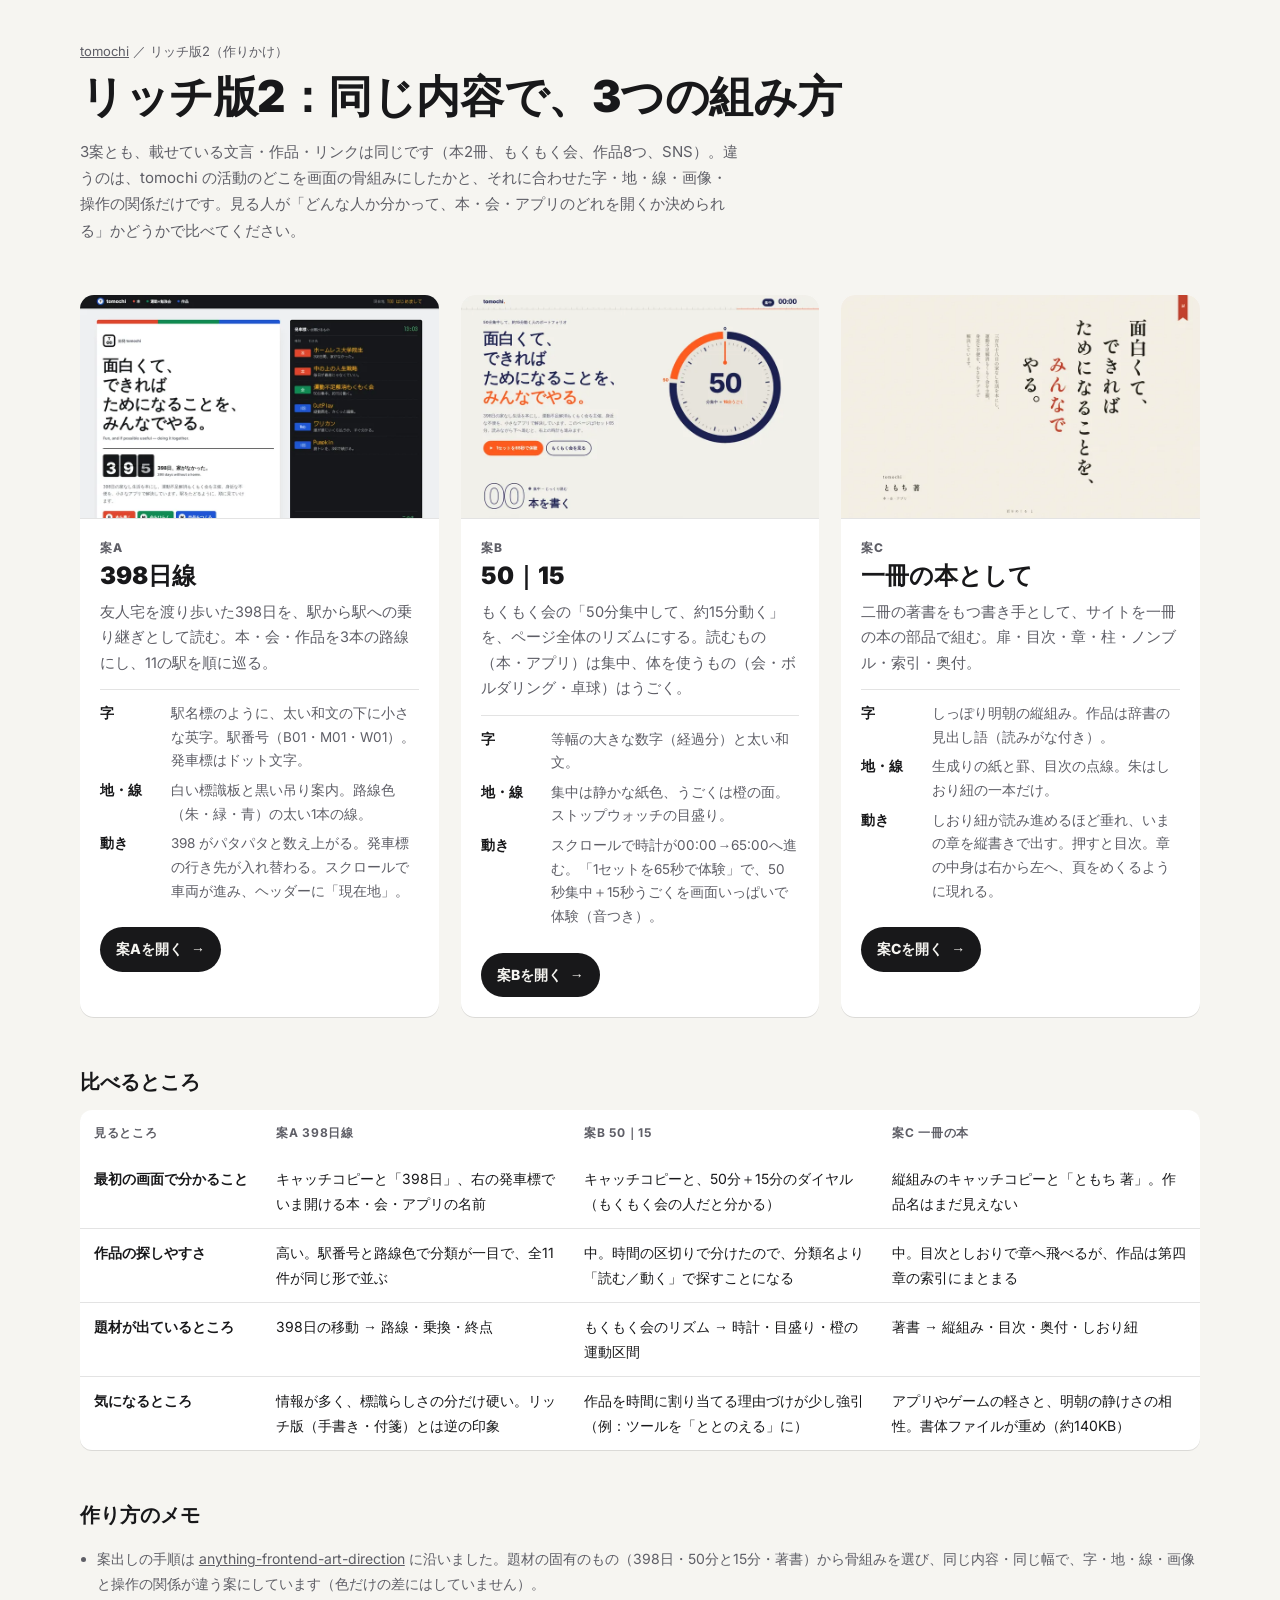
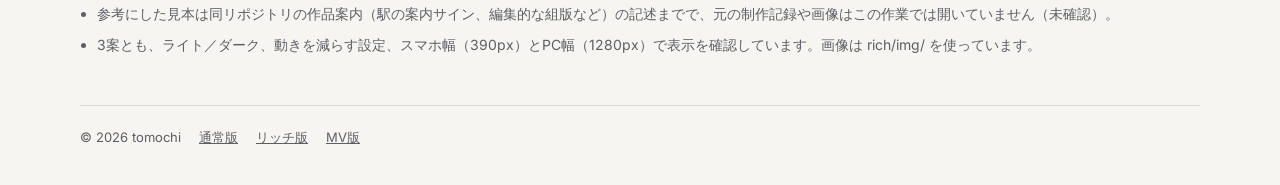
<file: rich2/index.html>
<!DOCTYPE html>
<html lang="ja">
<head>
  <meta charset="utf-8">
  <meta name="viewport" content="width=device-width, initial-scale=1">
  <title>tomochi — リッチ版2（3案）</title>
  <meta name="description" content="tomochi のポートフォリオ、リッチ版2の意匠案3つ。同じ内容を、路線図・タイマー・一冊の本として組み分けた。">
  <meta name="robots" content="noindex">
  <link rel="icon" href="../favicon.ico?v=2" sizes="48x48">
  <link rel="icon" href="../icon.svg?v=2" type="image/svg+xml">
  <link rel="apple-touch-icon" href="../apple-touch-icon.png?v=2">
  <style>
    @font-face { font-family: "Inter"; src: url("../fonts/inter-latin-var.woff2") format("woff2"); font-weight: 100 900; font-display: swap; }
    :root {
      --bg: #f6f5f1; --card: #ffffff; --ink: #18181a; --soft: #5e5e66; --rule: rgba(24, 24, 26, .12); --accent: #2549d8;
      --font: "Inter", -apple-system, BlinkMacSystemFont, "Hiragino Sans", "Hiragino Kaku Gothic ProN", "Noto Sans JP", "Noto Sans CJK JP", "Yu Gothic UI", Meiryo, sans-serif;
      color-scheme: light;
    }
    @media (prefers-color-scheme: dark) {
      :root { --bg: #121214; --card: #1c1c20; --ink: #ededf0; --soft: #a3a3ad; --rule: rgba(237, 237, 240, .14); --accent: #8aa4ff; color-scheme: dark; }
    }
    *, *::before, *::after { box-sizing: border-box; }
    html { -webkit-text-size-adjust: 100%; }
    body { margin: 0; background: var(--bg); color: var(--ink); font-family: var(--font); line-height: 1.75; font-feature-settings: "palt" 1; }
    img { display: block; max-width: 100%; height: auto; }
    a { color: inherit; }
    :focus-visible { outline: 3px solid var(--accent); outline-offset: 3px; border-radius: 4px; }
    .wrap { width: min(1120px, 100% - 32px); margin-inline: auto; }
    header { padding: 40px 0 8px; }
    .crumb { font-size: 13px; color: var(--soft); margin: 0; }
    h1 { margin: 6px 0 0; font-size: clamp(28px, 6vw, 44px); line-height: 1.25; font-weight: 900; letter-spacing: -.01em; }
    .lead { color: var(--soft); max-width: 44em; font-size: 15px; }
    .plans { list-style: none; margin: 28px 0 0; padding: 0; display: grid; gap: 22px; grid-template-columns: repeat(auto-fit, minmax(min(100%, 330px), 1fr)); }
    .plan { background: var(--card); border-radius: 14px; overflow: hidden; box-shadow: 0 1px 0 var(--rule); display: flex; flex-direction: column; }
    .plan > a { text-decoration: none; display: block; }
    .plan img { aspect-ratio: 16 / 10; width: 100%; object-fit: cover; border-bottom: 1px solid var(--rule); transition: transform .4s; }
    .plan > a:hover img { transform: scale(1.02); }
    .plan__body { padding: 18px 20px 20px; display: flex; flex-direction: column; flex: 1; }
    .plan__no { font-size: 12px; font-weight: 800; letter-spacing: .08em; color: var(--soft); }
    .plan h2 { margin: 2px 0 0; font-size: 24px; line-height: 1.3; font-weight: 900; }
    .plan h2 a { text-decoration: none; }
    .plan h2 a:hover { text-decoration: underline; text-underline-offset: 5px; }
    .plan p { margin: 8px 0 0; font-size: 14.5px; color: var(--soft); }
    .plan dl { margin: 14px 0 0; display: grid; grid-template-columns: 4.5em 1fr; gap: 6px 10px; font-size: 13.5px; border-top: 1px solid var(--rule); padding-top: 12px; }
    .plan dt { font-weight: 800; }
    .plan dd { margin: 0; color: var(--soft); }
    .open { margin-top: auto; padding-top: 16px; }
    .open a { display: inline-flex; align-items: center; gap: 8px; padding: 10px 16px; border-radius: 99px; background: var(--ink); color: var(--bg); text-decoration: none; font-weight: 800; font-size: 14px; }
    .open a::after { content: "→"; }
    section { margin-top: 48px; }
    h2.sec { font-size: 20px; font-weight: 900; margin: 0 0 10px; }
    .table-wrap { overflow-x: auto; background: var(--card); border-radius: 12px; box-shadow: 0 1px 0 var(--rule); }
    table { border-collapse: collapse; width: 100%; min-width: 640px; font-size: 14px; }
    th, td { text-align: left; vertical-align: top; padding: 12px 14px; border-bottom: 1px solid var(--rule); }
    thead th { font-size: 12px; letter-spacing: .06em; color: var(--soft); }
    tbody th { white-space: nowrap; }
    tr:last-child > * { border-bottom: 0; }
    .notes { font-size: 14px; color: var(--soft); padding-left: 1.2em; }
    .notes li + li { margin-top: 6px; }
    footer { margin: 48px auto 0; padding: 20px 0 36px; border-top: 1px solid var(--rule); font-size: 13px; color: var(--soft); display: flex; flex-wrap: wrap; gap: 8px 18px; }
  </style>
</head>
<body>
  <header class="wrap">
    <p class="crumb"><a href="../">tomochi</a> ／ リッチ版2（作りかけ）</p>
    <h1>リッチ版2：同じ内容で、3つの組み方</h1>
    <p class="lead">3案とも、載せている文言・作品・リンクは同じです（本2冊、もくもく会、作品8つ、SNS）。違うのは、tomochi の活動のどこを画面の骨組みにしたかと、それに合わせた字・地・線・画像・操作の関係だけです。見る人が「どんな人か分かって、本・会・アプリのどれを開くか決められる」かどうかで比べてください。</p>
  </header>

  <main class="wrap">
    <ul class="plans">
      <li class="plan">
        <a href="a/" tabindex="-1" aria-hidden="true"><img src="img/a.webp" width="800" height="500" alt=""></a>
        <div class="plan__body">
          <span class="plan__no">案A</span>
          <h2><a href="a/">398日線</a></h2>
          <p>友人宅を渡り歩いた398日を、駅から駅への乗り継ぎとして読む。本・会・作品を3本の路線にし、11の駅を順に巡る。</p>
          <dl>
            <dt>字</dt><dd>駅名標のように、太い和文の下に小さな英字。駅番号（B01・M01・W01）。発車標はドット文字。</dd>
            <dt>地・線</dt><dd>白い標識板と黒い吊り案内。路線色（朱・緑・青）の太い1本の線。</dd>
            <dt>動き</dt><dd>398 がパタパタと数え上がる。発車標の行き先が入れ替わる。スクロールで車両が進み、ヘッダーに「現在地」。</dd>
          </dl>
          <p class="open"><a href="a/">案Aを開く</a></p>
        </div>
      </li>
      <li class="plan">
        <a href="b/" tabindex="-1" aria-hidden="true"><img src="img/b.webp" width="800" height="500" alt=""></a>
        <div class="plan__body">
          <span class="plan__no">案B</span>
          <h2><a href="b/">50｜15</a></h2>
          <p>もくもく会の「50分集中して、約15分動く」を、ページ全体のリズムにする。読むもの（本・アプリ）は集中、体を使うもの（会・ボルダリング・卓球）はうごく。</p>
          <dl>
            <dt>字</dt><dd>等幅の大きな数字（経過分）と太い和文。</dd>
            <dt>地・線</dt><dd>集中は静かな紙色、うごくは橙の面。ストップウォッチの目盛り。</dd>
            <dt>動き</dt><dd>スクロールで時計が00:00→65:00へ進む。「1セットを65秒で体験」で、50秒集中＋15秒うごくを画面いっぱいで体験（音つき）。</dd>
          </dl>
          <p class="open"><a href="b/">案Bを開く</a></p>
        </div>
      </li>
      <li class="plan">
        <a href="c/" tabindex="-1" aria-hidden="true"><img src="img/c.webp" width="800" height="500" alt=""></a>
        <div class="plan__body">
          <span class="plan__no">案C</span>
          <h2><a href="c/">一冊の本として</a></h2>
          <p>二冊の著書をもつ書き手として、サイトを一冊の本の部品で組む。扉・目次・章・柱・ノンブル・索引・奥付。</p>
          <dl>
            <dt>字</dt><dd>しっぽり明朝の縦組み。作品は辞書の見出し語（読みがな付き）。</dd>
            <dt>地・線</dt><dd>生成りの紙と罫、目次の点線。朱はしおり紐の一本だけ。</dd>
            <dt>動き</dt><dd>しおり紐が読み進めるほど垂れ、いまの章を縦書きで出す。押すと目次。章の中身は右から左へ、頁をめくるように現れる。</dd>
          </dl>
          <p class="open"><a href="c/">案Cを開く</a></p>
        </div>
      </li>
    </ul>

    <section aria-labelledby="cmp-title">
      <h2 class="sec" id="cmp-title">比べるところ</h2>
      <div class="table-wrap">
        <table>
          <thead><tr><th scope="col">見るところ</th><th scope="col">案A 398日線</th><th scope="col">案B 50｜15</th><th scope="col">案C 一冊の本</th></tr></thead>
          <tbody>
            <tr><th scope="row">最初の画面で分かること</th><td>キャッチコピーと「398日」、右の発車標でいま開ける本・会・アプリの名前</td><td>キャッチコピーと、50分＋15分のダイヤル（もくもく会の人だと分かる）</td><td>縦組みのキャッチコピーと「ともち 著」。作品名はまだ見えない</td></tr>
            <tr><th scope="row">作品の探しやすさ</th><td>高い。駅番号と路線色で分類が一目で、全11件が同じ形で並ぶ</td><td>中。時間の区切りで分けたので、分類名より「読む／動く」で探すことになる</td><td>中。目次としおりで章へ飛べるが、作品は第四章の索引にまとまる</td></tr>
            <tr><th scope="row">題材が出ているところ</th><td>398日の移動 → 路線・乗換・終点</td><td>もくもく会のリズム → 時計・目盛り・橙の運動区間</td><td>著書 → 縦組み・目次・奥付・しおり紐</td></tr>
            <tr><th scope="row">気になるところ</th><td>情報が多く、標識らしさの分だけ硬い。リッチ版（手書き・付箋）とは逆の印象</td><td>作品を時間に割り当てる理由づけが少し強引（例：ツールを「ととのえる」に）</td><td>アプリやゲームの軽さと、明朝の静けさの相性。書体ファイルが重め（約140KB）</td></tr>
          </tbody>
        </table>
      </div>
    </section>

    <section aria-labelledby="note-title">
      <h2 class="sec" id="note-title">作り方のメモ</h2>
      <ul class="notes">
        <li>案出しの手順は <a href="https://github.com/RNA4219/anything-frontend-art-direction">anything-frontend-art-direction</a> に沿いました。題材の固有のもの（398日・50分と15分・著書）から骨組みを選び、同じ内容・同じ幅で、字・地・線・画像と操作の関係が違う案にしています（色だけの差にはしていません）。</li>
        <li>参考にした見本は同リポジトリの作品案内（駅の案内サイン、編集的な組版など）の記述までで、元の制作記録や画像はこの作業では開いていません（未確認）。</li>
        <li>3案とも、ライト／ダーク、動きを減らす設定、スマホ幅（390px）とPC幅（1280px）で表示を確認しています。画像は rich/img/ を使っています。</li>
      </ul>
    </section>
  </main>

  <footer class="wrap"><span>© <span data-year>2026</span> tomochi</span><a href="../">通常版</a><a href="../rich/">リッチ版</a><a href="../mv/">MV版</a></footer>
  <script>document.querySelector('[data-year]').textContent = new Date().getFullYear();</script>
</body>
</html>
</file>
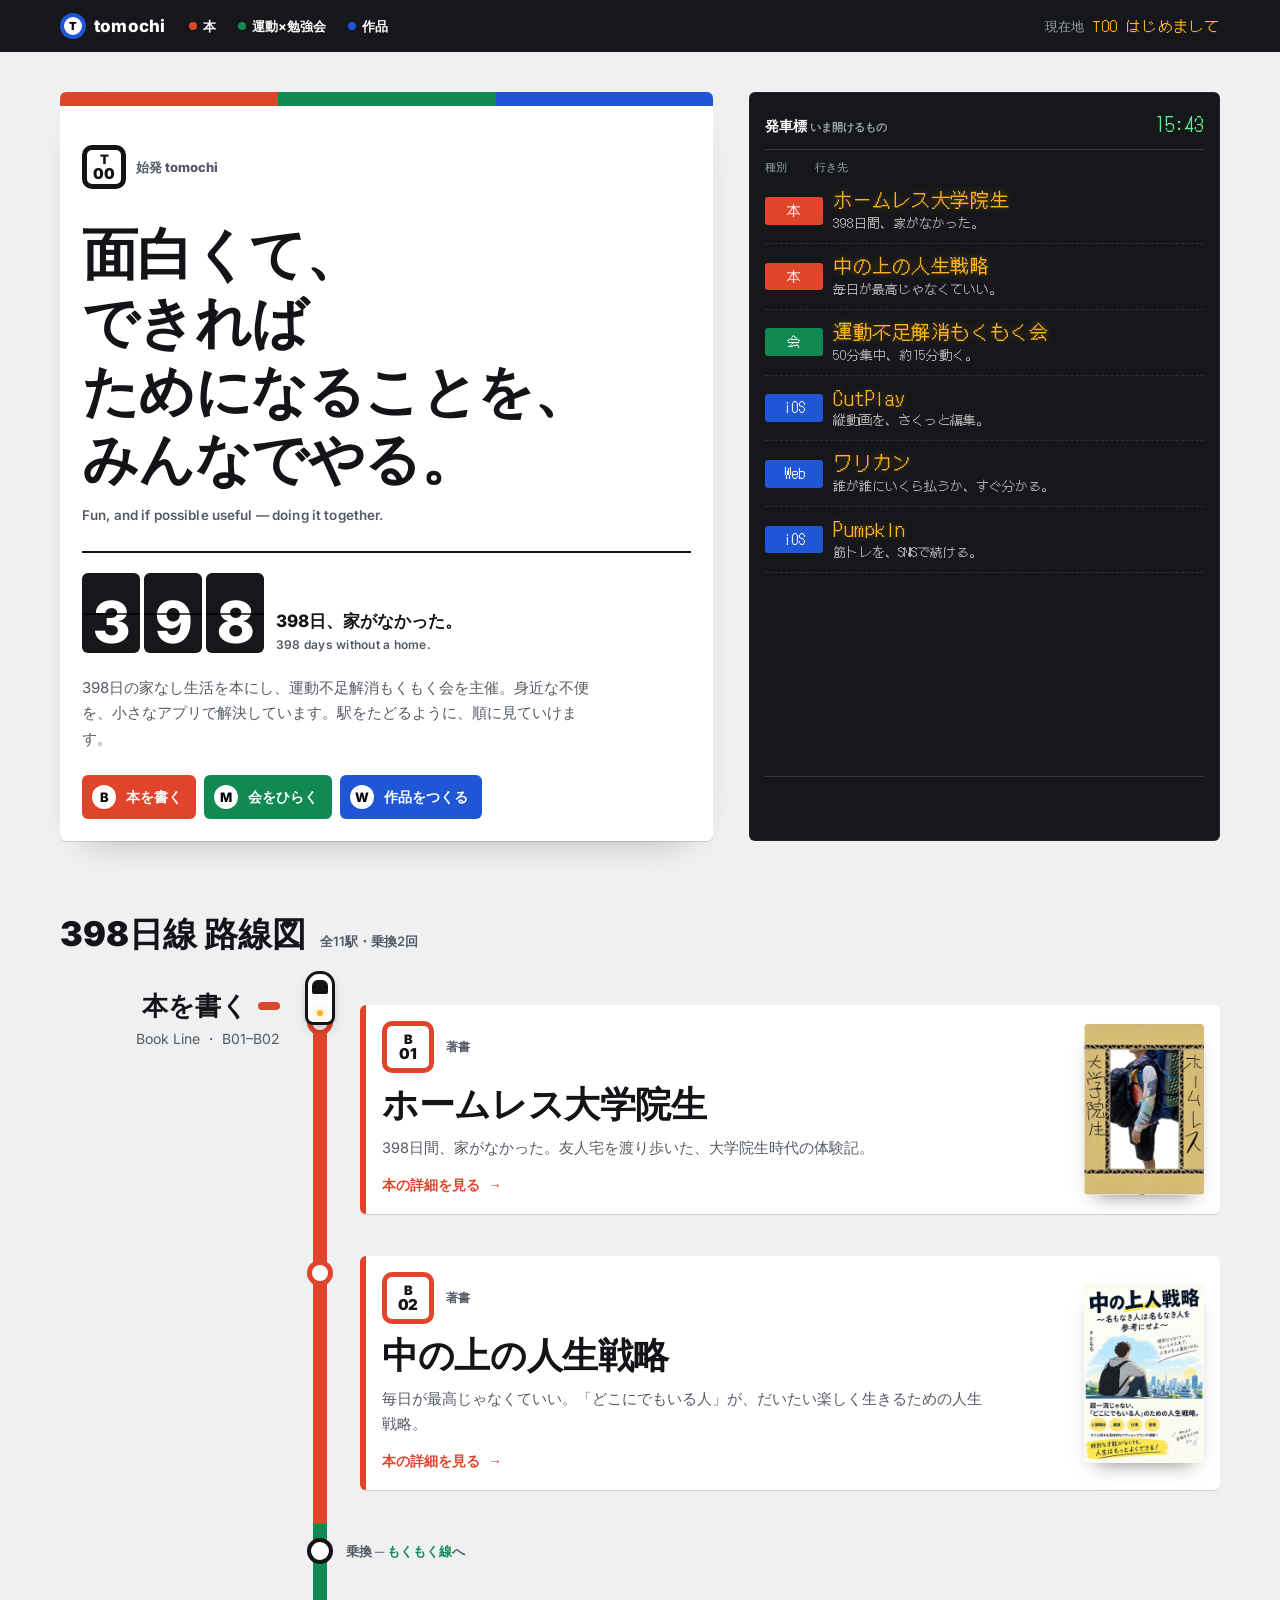
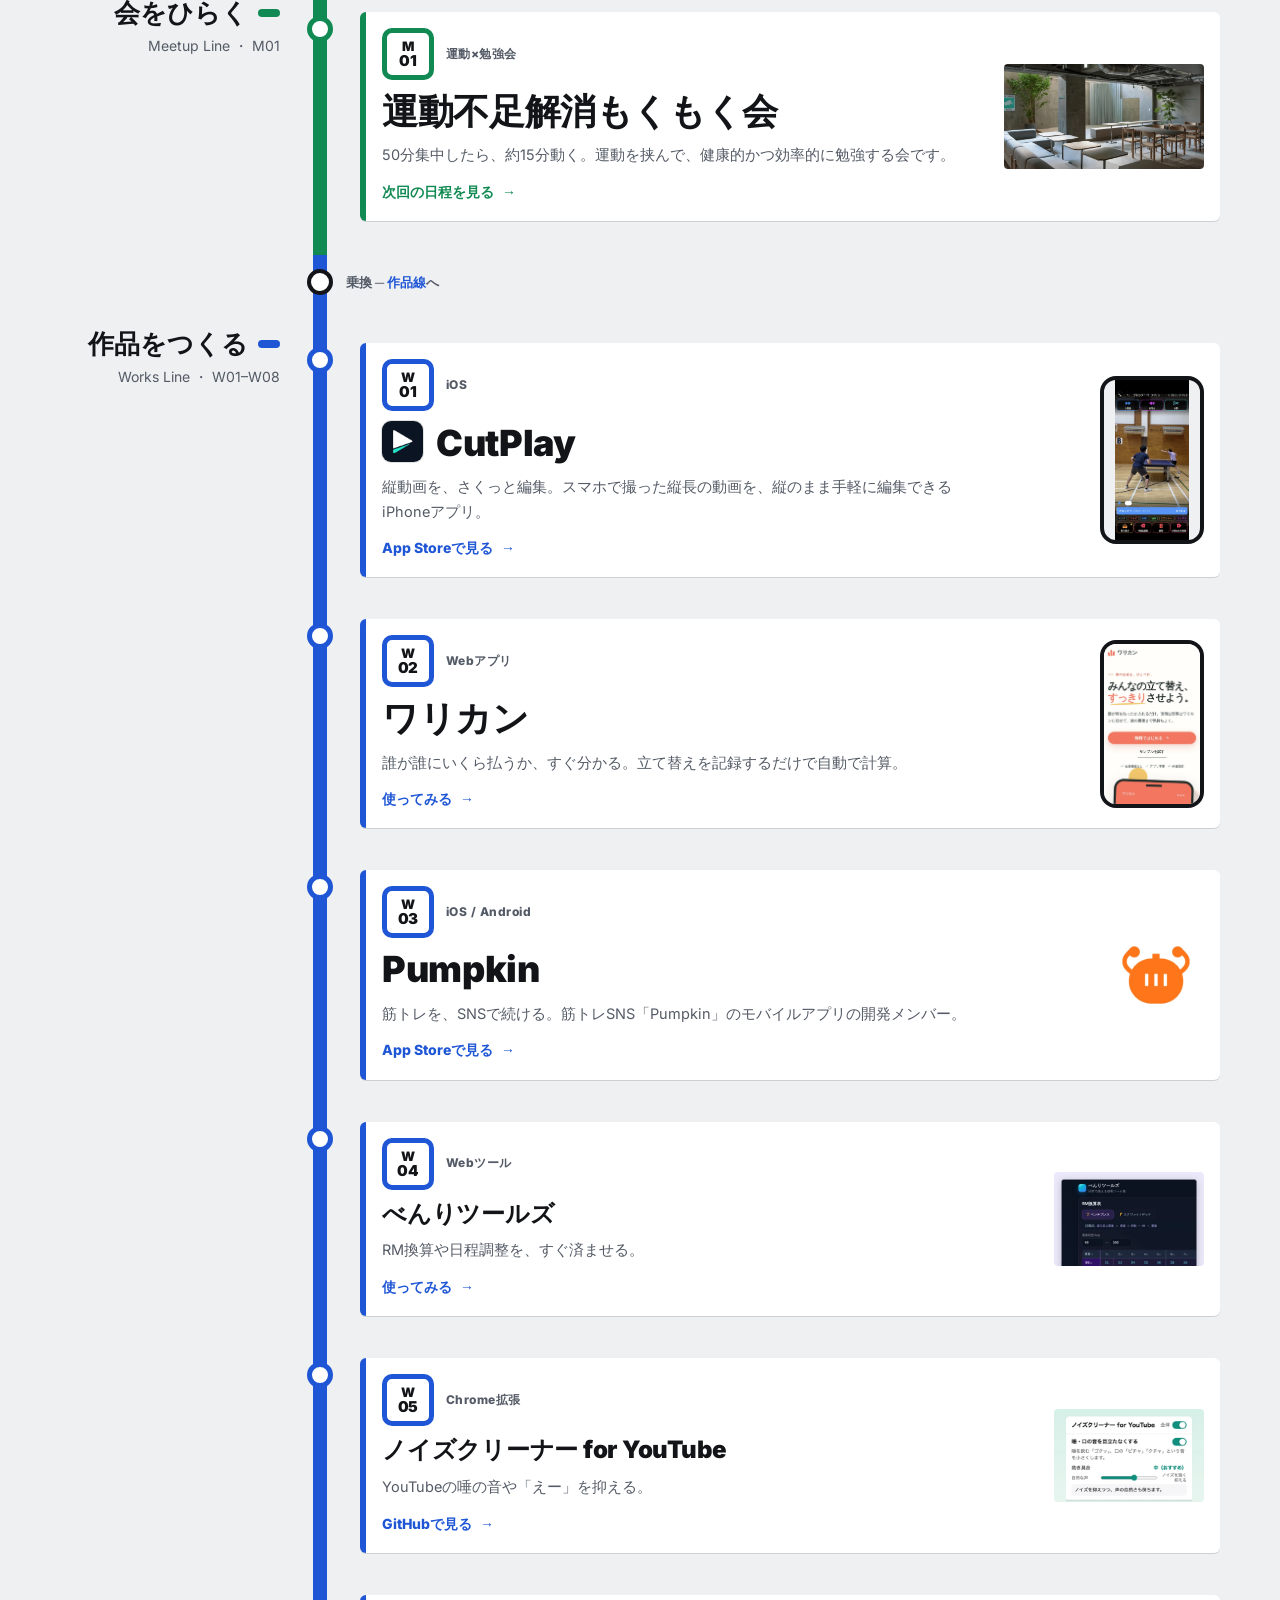
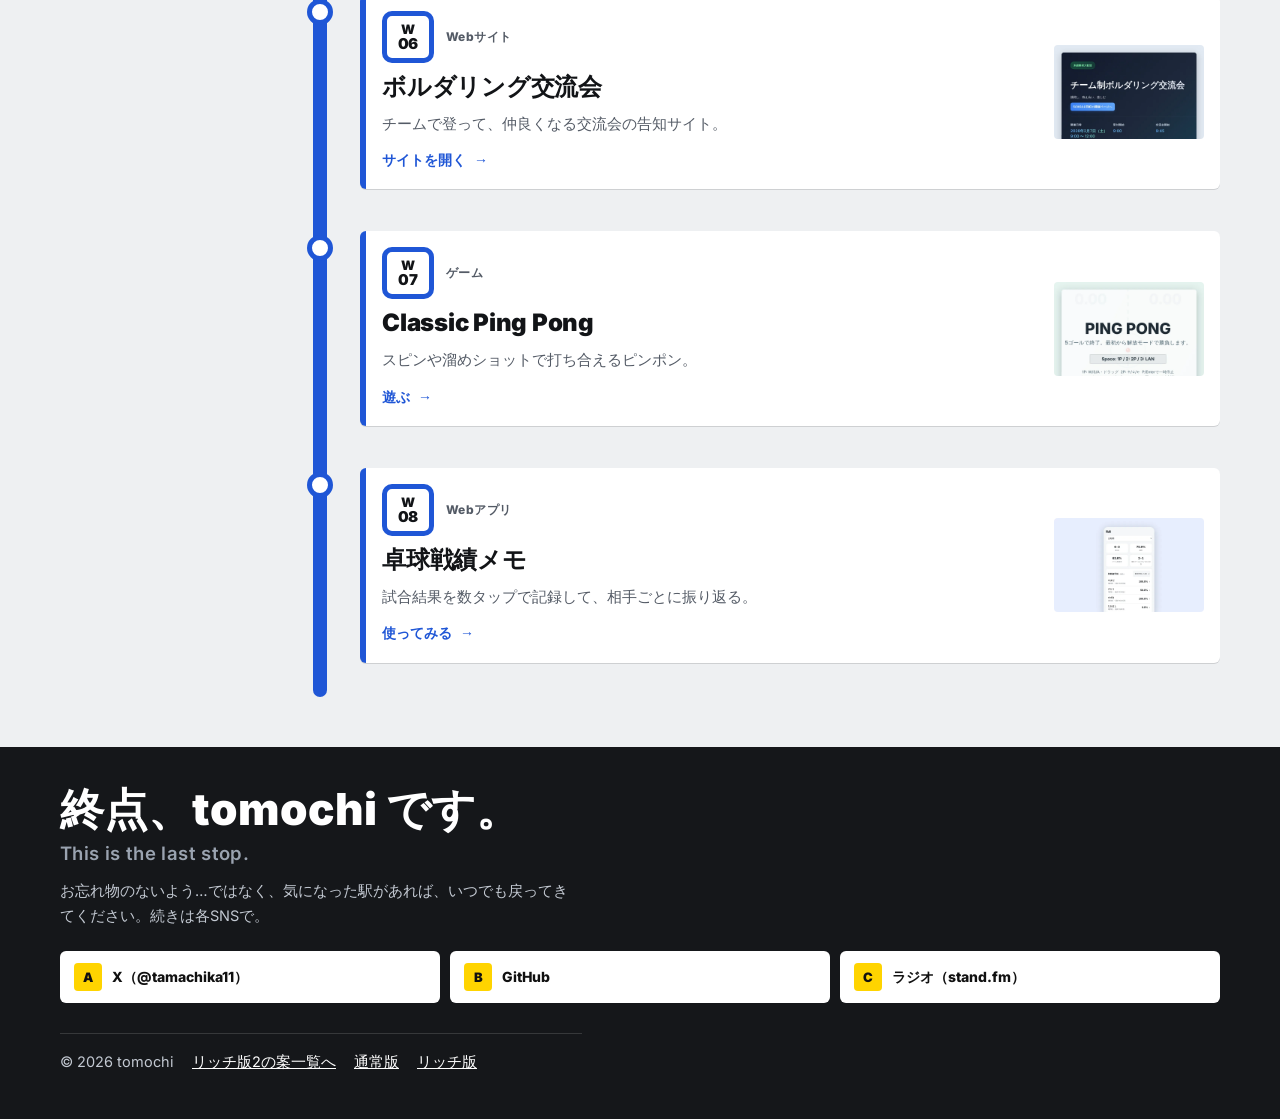
<file: rich2/a/index.html>
<!DOCTYPE html>
<html lang="ja">
<head>
  <meta charset="utf-8">
  <meta name="viewport" content="width=device-width, initial-scale=1">
  <title>tomochi — 398日線（リッチ版2・案A）</title>
  <meta name="description" content="tomochi のポートフォリオ、リッチ版2の案A。本・もくもく会・アプリを、1本の路線の駅として巡る。">
  <meta name="robots" content="noindex">
  <link rel="icon" href="../../favicon.ico?v=2" sizes="48x48">
  <link rel="icon" href="../../icon.svg?v=2" type="image/svg+xml">
  <link rel="apple-touch-icon" href="../../apple-touch-icon.png?v=2">
  <link rel="preload" href="../../fonts/inter-latin-var.woff2" as="font" type="font/woff2" crossorigin>
  <style>
    /* 案A「398日線」
       題材：友人宅を渡り歩いた398日。家から家への移動を、駅から駅への乗り継ぎとして読む。
       字＝駅名標（大きな和文の下に小さな英字）、地＝白い標識板、線＝路線色の太い1本、
       動き＝発車標（LEDのドット文字）と、スクロールで進む車両。 */
    @font-face { font-family: "Inter"; src: url("../../fonts/inter-latin-var.woff2") format("woff2"); font-weight: 100 900; font-display: swap; }
    @font-face { font-family: "Dot"; src: url("../fonts/dotgothic16.woff2") format("woff2"); font-display: swap; }

    :root {
      --ground: #eef0f2;
      --sign: #ffffff;
      --ink: #121417;
      --ink-soft: #545b66;
      --rule: rgba(18, 20, 23, .14);
      /* 路線色。本＝朱、会＝緑、作品＝青。色だけに頼らず、駅番号の頭文字（B・M・W）でも分ける */
      --book: #e0452b;
      --meet: #108a52;
      --work: #1f56d6;
      --board: #15171a;
      --led: #ffb21e;
      --led-dim: rgba(255, 178, 30, .16);
      --led-green: #5cf08f;
      --line-w: 14px;
      --font: "Inter", -apple-system, BlinkMacSystemFont, "Hiragino Sans", "Hiragino Kaku Gothic ProN", "Noto Sans JP", "Noto Sans CJK JP", "Yu Gothic UI", Meiryo, sans-serif;
      --dot: "Dot", ui-monospace, monospace;
      color-scheme: light;
    }
    @media (prefers-color-scheme: dark) {
      :root {
        --ground: #0d0f12;
        --sign: #181b20;
        --ink: #eef1f5;
        --ink-soft: #9aa3b0;
        --rule: rgba(238, 241, 245, .14);
        --book: #ff6a4f;
        --meet: #2fc27b;
        --work: #5b8bff;
        --board: #050607;
        color-scheme: dark;
      }
    }

    [data-c="book"] { --c: var(--book); } [data-c="meet"] { --c: var(--meet); } [data-c="work"] { --c: var(--work); } [data-c="ink"] { --c: var(--ink); }
    *, *::before, *::after { box-sizing: border-box; }
    html { -webkit-text-size-adjust: 100%; scroll-behavior: smooth; }
    body { margin: 0; background: var(--ground); color: var(--ink); font-family: var(--font); line-height: 1.7; font-feature-settings: "palt" 1; overflow-x: clip; }
    [hidden] { display: none !important; }
    img { display: block; max-width: 100%; height: auto; }
    a { color: inherit; }
    :focus-visible { outline: 3px solid var(--work); outline-offset: 3px; border-radius: 4px; }
    .skip { position: absolute; left: 8px; top: -60px; z-index: 50; padding: 8px 14px; background: var(--ink); color: var(--ground); border-radius: 6px; }
    .skip:focus { top: 8px; }
    .wrap { width: min(1160px, 100% - 32px); margin-inline: auto; }
    .en { display: block; font-size: .42em; font-weight: 600; letter-spacing: .02em; color: var(--ink-soft); line-height: 1.3; margin-top: .3em; }

    /* ── ヘッダー：駅の吊り案内のように、黒地に白文字で現在地を出す ── */
    .top { position: sticky; top: 0; z-index: 20; background: var(--board); color: #fff; }
    .top__in { display: flex; align-items: center; gap: 14px; height: 52px; }
    .logo { display: flex; align-items: center; gap: 8px; text-decoration: none; font-weight: 800; letter-spacing: .01em; font-size: 17px; }
    .logo i { display: grid; place-items: center; width: 26px; height: 26px; border-radius: 50%; border: 4px solid var(--work); font-style: normal; font-size: 11px; font-weight: 900; background: #fff; color: #000; }
    .here { margin-left: auto; display: flex; align-items: center; gap: 8px; min-width: 0; font-size: 13px; }
    .here b { font-family: var(--dot); font-weight: 400; color: var(--led); font-size: 15px; letter-spacing: .04em; white-space: nowrap; overflow: hidden; text-overflow: ellipsis; }
    .here span { color: #9aa3b0; white-space: nowrap; }
    .top nav { display: flex; gap: 2px; }
    .top nav a { text-decoration: none; font-size: 13px; font-weight: 700; padding: 6px 10px; border-radius: 4px; display: flex; align-items: center; gap: 6px; }
    .top nav a:hover { background: rgba(255,255,255,.1); }
    .top nav a::before { content: ""; width: 8px; height: 8px; border-radius: 50%; background: var(--c); }
    @media (max-width: 720px) { .top nav { display: none; } }

    /* ── ヒーロー：駅名標 ── */
    .hero { padding: 40px 0 28px; }
    .hero__grid { display: grid; gap: 28px; grid-template-columns: 1fr; }
    @media (min-width: 960px) { .hero__grid { grid-template-columns: 1.25fr .9fr; align-items: stretch; gap: 36px; } }
    .signboard { background: var(--sign); border-radius: 6px; overflow: hidden; box-shadow: 0 1px 0 var(--rule), 0 18px 40px -28px rgba(0,0,0,.4); display: flex; flex-direction: column; }
    .signboard__band { display: flex; height: 14px; }
    .signboard__band span { flex: 1; background: var(--c); }
    .signboard__body { padding: 26px 22px 22px; flex: 1; display: flex; flex-direction: column; }
    .signboard__no { display: inline-flex; align-items: center; gap: 10px; font-weight: 800; font-size: 13px; color: var(--ink-soft); }
    .badge { display: inline-grid; place-items: center; min-width: 44px; height: 44px; padding: 0 6px; border: 5px solid var(--c, var(--work)); border-radius: 10px; font-weight: 900; font-size: 13px; line-height: 1; color: var(--ink); background: var(--sign); text-align: center; }
    .badge small { display: block; font-size: 15px; letter-spacing: -.02em; }
    .hero h1 { margin: 18px 0 0; font-size: clamp(32px, 8.4vw, 56px); line-height: 1.22; font-weight: 900; letter-spacing: -.01em; }
    .hero h1 .line { display: block; }
    .hero h1 .en { font-size: max(13px, .24em); margin-top: 14px; letter-spacing: .01em; }
    .hero__lead { margin: 22px 0 0; font-size: 15px; color: var(--ink-soft); max-width: 34em; }
    .arrows { margin-top: auto; padding-top: 24px; display: flex; flex-wrap: wrap; gap: 8px; }
    .arrows a { display: inline-flex; align-items: center; gap: 10px; text-decoration: none; font-weight: 800; font-size: 14px; padding: 10px 14px 10px 10px; border-radius: 6px; background: var(--c); color: #fff; }
    .arrows a span { display: grid; place-items: center; width: 24px; height: 24px; border-radius: 50%; background: #fff; color: #000; font-size: 13px; }
    .arrows a:hover { filter: brightness(1.08); }

    /* 398 の反転フラップ */
    .count { display: flex; align-items: flex-end; gap: 12px; margin-top: 26px; padding-top: 20px; border-top: 2px solid var(--ink); }
    .flaps { display: flex; gap: 4px; }
    .flap { position: relative; width: clamp(42px, 11vw, 58px); height: clamp(58px, 15vw, 80px); border-radius: 6px; background: var(--board); color: #fff; font-weight: 800; font-size: clamp(40px, 10.5vw, 58px); font-variant-numeric: tabular-nums; display: grid; place-items: center; overflow: hidden; perspective: 300px; }
    .flap::after { content: ""; position: absolute; left: 0; right: 0; top: 50%; height: 2px; background: rgba(0,0,0,.7); }
    .flap.is-flip span { animation: flip .09s linear; }
    @keyframes flip { 0% { transform: rotateX(0); } 50% { transform: rotateX(80deg); opacity: .4; } 100% { transform: rotateX(0); } }
    .count p { margin: 0; font-weight: 800; font-size: 17px; line-height: 1.4; }
    .nw { white-space: nowrap; }
    .count p .en { font-size: 12px; }

    /* ── 発車標：LEDのドット文字 ── */
    .board { background: var(--board); color: var(--led); border-radius: 6px; padding: 16px 16px 14px; font-family: var(--dot); box-shadow: inset 0 0 0 1px rgba(255,255,255,.06); display: flex; flex-direction: column; min-width: 0; }
    .board__head { display: flex; justify-content: space-between; align-items: baseline; font-family: var(--font); color: #fff; font-weight: 800; font-size: 14px; padding-bottom: 10px; border-bottom: 1px solid rgba(255,255,255,.14); }
    .board__head h2 { margin: 0; font-size: 14px; }
    .board__head small { color: #9aa3b0; font-weight: 600; font-size: 11px; }
    .board__clock { font-family: var(--dot); color: var(--led-green); font-weight: 400; font-size: 18px; letter-spacing: .06em; }
    .board__cols { display: grid; grid-template-columns: 3.6em 1fr; gap: 0 10px; font-family: var(--font); color: #9aa3b0; font-size: 11px; padding: 8px 0 2px; }
    .rows { list-style: none; margin: 0 0 12px; padding: 0; }
    .row { display: grid; grid-template-columns: 3.6em 1fr; gap: 0 10px; align-items: center; padding: 9px 0; border-bottom: 1px dashed rgba(255,255,255,.1); min-width: 0; }
    .row a { text-decoration: none; min-width: 0; }
    .row a:hover .dest { text-decoration: underline; text-underline-offset: 4px; }
    .kind { font-size: 14px; padding: 2px 0; text-align: center; color: #fff; border-radius: 3px; background: var(--c); }
    .dest { display: block; font-size: 19px; line-height: 1.3; letter-spacing: .03em; white-space: nowrap; overflow: hidden; text-overflow: ellipsis; text-shadow: 0 0 8px rgba(255,178,30,.35); }
    .note { display: block; font-size: 13px; color: #d9d9d9; opacity: .8; white-space: nowrap; overflow: hidden; text-overflow: ellipsis; }
    .row.is-in .dest, .row.is-in .note { animation: ledIn .5s steps(6) both; }
    @keyframes ledIn { from { clip-path: inset(0 100% 0 0); } to { clip-path: inset(0 0 0 0); } }
    .ticker { margin-top: auto; overflow: hidden; white-space: nowrap; color: var(--led-green); font-size: 15px; border-top: 1px solid rgba(255,255,255,.14); padding-top: 10px; }
    .ticker span { display: inline-block; padding-left: 100%; animation: tick 26s linear infinite; }
    @keyframes tick { to { transform: translateX(-100%); } }

    /* ── 路線図 ── */
    .route { position: relative; padding: 36px 0 20px; }
    .route__title { display: flex; align-items: baseline; flex-wrap: wrap; gap: 4px 14px; margin: 0 0 8px; font-size: clamp(24px, 5vw, 34px); font-weight: 900; }
    .route__title small { font-size: 13px; font-weight: 600; color: var(--ink-soft); }
    .track { position: relative; --x: 30px; }
    @media (min-width: 960px) { .track { --x: 260px; } }
    .track__line { position: absolute; left: calc(var(--x) - var(--line-w) / 2); top: 0; bottom: 0; width: var(--line-w); border-radius: 8px; background: linear-gradient(var(--book) 0 var(--b1, 20%), var(--meet) var(--b1, 20%) var(--b2, 34%), var(--work) var(--b2, 34%)); }
    .train { position: absolute; left: calc(var(--x) - 15px); top: 0; width: 30px; height: 54px; border-radius: 14px 14px 8px 8px; background: var(--sign); border: 3px solid var(--ink); z-index: 3; transform: translateY(var(--ty, 0px)); transition: transform .18s linear; box-shadow: 0 6px 14px -6px rgba(0,0,0,.5); }
    .train::before { content: ""; position: absolute; left: 4px; right: 4px; top: 6px; height: 14px; border-radius: 6px 6px 2px 2px; background: var(--ink); }
    .train::after { content: ""; position: absolute; left: 50%; bottom: 6px; width: 6px; height: 6px; margin-left: -3px; border-radius: 50%; background: var(--led); box-shadow: 0 0 8px var(--led); }

    .seg { position: relative; padding: 18px 0 8px; }
    .seg__head { position: relative; padding-left: calc(var(--x) + 26px); margin: 22px 0 6px; }
    .seg__head h2 { margin: 0; font-size: clamp(20px, 4.4vw, 26px); font-weight: 900; line-height: 1.3; display: flex; align-items: center; gap: 10px; flex-wrap: wrap; }
    .seg__head h2::before { content: ""; width: 22px; height: 8px; border-radius: 4px; background: var(--c); }
    .seg__head p { margin: 4px 0 0; color: var(--ink-soft); font-size: 14px; }
    @media (min-width: 960px) {
      .seg__head { padding-left: 0; width: calc(var(--x) - 40px); position: sticky; top: 76px; margin: 0; float: left; text-align: right; }
      .seg__head h2 { justify-content: flex-end; }
      .seg__head h2::before { order: 2; }
      .seg::after { content: ""; display: block; clear: both; }
    }
    .transfer { position: relative; margin: 6px 0; padding: 10px 0 10px calc(var(--x) + 26px); font-size: 13px; font-weight: 800; color: var(--ink-soft); }
    .transfer::before { content: ""; position: absolute; left: calc(var(--x) - 13px); top: 50%; width: 26px; height: 26px; margin-top: -13px; border-radius: 50%; background: var(--sign); border: 4px solid var(--ink); }
    .transfer b { color: var(--c); }

    .stations { list-style: none; margin: 0; padding: 0; }
    @media (min-width: 960px) { .stations { margin-left: var(--x); } }
    .st { position: relative; padding: 16px 0 26px calc(var(--x) + 26px); }
    @media (min-width: 960px) { .st { padding-left: 40px; } }
    .st__dot { position: absolute; left: calc(var(--x) - 13px); top: 20px; width: 26px; height: 26px; border-radius: 50%; background: var(--sign); border: 5px solid var(--c); z-index: 2; transition: transform .3s cubic-bezier(.34,1.56,.64,1), background .3s; }
    @media (min-width: 960px) { .st__dot { left: -13px; } }
    .st.is-here .st__dot { transform: scale(1.35); background: var(--c); }
    .st__card { display: grid; gap: 14px 20px; grid-template-columns: 1fr; background: var(--sign); border-radius: 6px; padding: 16px; text-decoration: none; box-shadow: 0 1px 0 var(--rule); transition: transform .25s, box-shadow .25s; border-left: 6px solid var(--c); }
    .st__card:hover { transform: translateX(4px); box-shadow: 0 1px 0 var(--rule), 0 14px 30px -20px rgba(0,0,0,.45); }
    @media (min-width: 640px) { .st__card { grid-template-columns: 1fr 200px; align-items: center; } .st--small .st__card { grid-template-columns: 1fr 150px; } }
    .st__meta { display: flex; align-items: center; gap: 12px; }
    .st__meta .badge { width: 52px; height: 52px; }
    .st__kind { font-size: 12px; font-weight: 800; color: var(--ink-soft); letter-spacing: .04em; }
    .st__name { margin: 10px 0 0; font-size: clamp(24px, 5.6vw, 36px); line-height: 1.2; font-weight: 900; letter-spacing: -.01em; }
    .st--small .st__name { font-size: clamp(20px, 4.4vw, 24px); }
    .st__desc { margin: 10px 0 0; font-size: 14.5px; color: var(--ink-soft); }
    .st__go { display: inline-flex; align-items: center; gap: 8px; margin-top: 12px; font-weight: 800; font-size: 14px; color: var(--c); }
    .st__go::after { content: "→"; transition: transform .2s; }
    .st__card:hover .st__go::after { transform: translateX(4px); }
    .appicon { display: inline-block; width: 1.15em; height: 1.15em; border-radius: 22%; vertical-align: -.18em; margin-right: .35em; box-shadow: 0 0 0 1px rgba(127,127,127,.25); }
    .st__img { border-radius: 4px; overflow: hidden; background: var(--ground); justify-self: start; }
    @media (min-width: 640px) { .st__img { justify-self: end; } }
    .st__img img { width: 100%; }
    .st__img.is-cover { width: 120px; box-shadow: 0 10px 20px -12px rgba(0,0,0,.6); }
    .st__img.is-phone { width: 104px; height: 168px; border-radius: 16px; border: 4px solid var(--ink); }
    .st__img.is-phone img { height: 100%; object-fit: cover; object-position: top; }
    .st__img.is-phone .cutplay-screen { object-fit: contain; object-position: center; }
    .st__img.is-icon { width: 96px; border-radius: 22px; }
    .st__img.is-wide { width: 100%; max-width: 280px; }
    @media (max-width: 639px) { .st__img.is-wide { max-width: none; } }

    /* ── 終点 ── */
    .terminal { margin: 30px 0 0; background: var(--board); color: #fff; padding: 36px 0 30px; }
    .terminal h2 { margin: 0; font-size: clamp(28px, 6vw, 44px); font-weight: 900; line-height: 1.2; }
    .terminal h2 .en { color: #9aa3b0; }
    .terminal p { color: #c3c9d2; max-width: 36em; font-size: 14.5px; }
    .exits { display: grid; gap: 10px; grid-template-columns: repeat(auto-fit, minmax(160px, 1fr)); margin: 22px 0 0; padding: 0; list-style: none; }
    .exits a { display: flex; align-items: center; gap: 10px; padding: 12px 14px; border-radius: 6px; background: #fff; color: #111; text-decoration: none; font-weight: 800; font-size: 14px; }
    .exits a span { display: grid; place-items: center; width: 28px; height: 28px; border-radius: 4px; background: #ffd400; color: #111; font-size: 13px; font-weight: 900; flex: none; }
    .exits a:hover { background: #ffd400; }
    .foot { margin-top: 30px; padding-top: 16px; border-top: 1px solid rgba(255,255,255,.14); display: flex; flex-wrap: wrap; gap: 8px 18px; font-size: 13px; color: #9aa3b0; }
    .foot a { color: #fff; }

    @media (prefers-reduced-motion: reduce) {
      html { scroll-behavior: auto; }
      *, *::before, *::after { animation: none !important; transition: none !important; }
      .ticker span { padding-left: 0; white-space: normal; }
      .ticker { white-space: normal; }
    }
  </style>
</head>
<body>
  <a class="skip" href="#main">本文へスキップ</a>
  <header class="top">
    <div class="wrap top__in">
      <a class="logo" href="../"><i>T</i>tomochi</a>
      <nav aria-label="路線">
        <a href="#line-book" data-c="book">本</a>
        <a href="#line-meet" data-c="meet">運動×勉強会</a>
        <a href="#line-work" data-c="work">作品</a>
      </nav>
      <p class="here" aria-live="polite"><span>現在地</span><b id="here">T00 はじめまして</b></p>
    </div>
  </header>

  <main id="main" tabindex="-1">
    <section class="hero wrap" aria-labelledby="hero-title">
      <div class="hero__grid">
        <div class="signboard">
          <div class="signboard__band" aria-hidden="true"><span data-c="book"></span><span data-c="meet"></span><span data-c="work"></span></div>
          <div class="signboard__body">
            <p class="signboard__no"><span class="badge" data-c="ink"><span>T<small>00</small></span></span>始発 tomochi</p>
            <h1 id="hero-title">
              <span class="line">面白くて、</span>
              <span class="line">できれば</span>
              <span class="line">ためになることを、</span>
              <span class="line">みんなでやる。</span>
              <span class="en" lang="en">Fun, and if possible useful — doing it together.</span>
            </h1>
            <div class="count">
              <div class="flaps" aria-hidden="true"><span class="flap"><span>3</span></span><span class="flap"><span>9</span></span><span class="flap"><span>8</span></span></div>
              <p>398日、<span class="nw">家がなかった。</span><span class="en" lang="en">398 days without a home.</span></p>
            </div>
            <p class="hero__lead">398日の家なし生活を本にし、運動不足解消もくもく会を主催。身近な不便を、小さなアプリで解決しています。駅をたどるように、順に見ていけます。</p>
            <div class="arrows">
              <a href="#line-book" data-c="book"><span aria-hidden="true">B</span>本を書く</a>
              <a href="#line-meet" data-c="meet"><span aria-hidden="true">M</span>会をひらく</a>
              <a href="#line-work" data-c="work"><span aria-hidden="true">W</span>作品をつくる</a>
            </div>
          </div>
        </div>

        <section class="board" aria-labelledby="board-title">
          <div class="board__head">
            <h2 id="board-title">発車標 <small>いま開けるもの</small></h2>
            <span class="board__clock" id="clock" aria-hidden="true">--:--</span>
          </div>
          <div class="board__cols" aria-hidden="true"><span>種別</span><span>行き先</span></div>
          <ul class="rows" id="rows">
            <li class="row"><span class="kind" data-c="book">本</span><a href="https://amzn.asia/d/0fdwCbJb" target="_blank" rel="noopener"><span class="dest">ホームレス大学院生</span><span class="note">398日間、家がなかった。</span></a></li>
            <li class="row"><span class="kind" data-c="book">本</span><a href="https://www.amazon.co.jp/dp/B0HNKJ1YPG?tag=yabo0e-22" target="_blank" rel="noopener"><span class="dest">中の上の人生戦略</span><span class="note">毎日が最高じゃなくていい。</span></a></li>
            <li class="row"><span class="kind" data-c="meet">会</span><a href="https://kintech.connpass.com" target="_blank" rel="noopener"><span class="dest">運動不足解消もくもく会</span><span class="note">50分集中、約15分動く。</span></a></li>
            <li class="row"><span class="kind" data-c="work">iOS</span><a href="https://apps.apple.com/jp/app/cutplay/id6836113662" target="_blank" rel="noopener"><span class="dest">CutPlay</span><span class="note">縦動画を、さくっと編集。</span></a></li>
            <li class="row"><span class="kind" data-c="work">Web</span><a href="https://warikan.tomochi.workers.dev" target="_blank" rel="noopener"><span class="dest">ワリカン</span><span class="note">誰が誰にいくら払うか、すぐ分かる。</span></a></li>
            <li class="row"><span class="kind" data-c="work">iOS</span><a href="https://apps.apple.com/jp/app/pumpkin/id6504126864" target="_blank" rel="noopener"><span class="dest">Pumpkin</span><span class="note">筋トレを、SNSで続ける。</span></a></li>
          </ul>
          <p class="ticker" aria-hidden="true"><span>この先、べんりツールズ・ノイズクリーナー・ボルダリング交流会・Classic Ping Pong・卓球戦績メモ の各駅に停まります。</span></p>
        </section>
      </div>
    </section>

    <section class="route wrap" aria-labelledby="route-title">
      <h2 class="route__title" id="route-title">398日線 路線図 <small>全11駅・乗換2回</small></h2>
      <div class="track" id="track">
        <div class="track__line" id="line" aria-hidden="true"></div>
        <div class="train" id="train" aria-hidden="true"></div>

        <div class="seg" id="line-book" data-c="book">
          <div class="seg__head"><h2>本を書く</h2><p>Book Line ・ B01–B02</p></div>
          <ol class="stations">
            <li class="st" data-no="B01" data-name="ホームレス大学院生">
              <span class="st__dot" aria-hidden="true"></span>
              <a class="st__card" href="https://amzn.asia/d/0fdwCbJb" target="_blank" rel="noopener">
                <div>
                  <div class="st__meta"><span class="badge"><span>B<small>01</small></span></span><span class="st__kind">著書</span></div>
                  <h3 class="st__name">ホームレス大学院生</h3>
                  <p class="st__desc">398日間、家がなかった。友人宅を渡り歩いた、大学院生時代の体験記。</p>
                  <span class="st__go">本の詳細を見る</span>
                </div>
                <div class="st__img is-cover"><img src="../../rich/img/book-cover.webp" width="560" height="801" alt="『ホームレス大学院生』の表紙。大きなリュックを背負った人物を段ボールの枠が囲んでいる" loading="lazy"></div>
              </a>
            </li>
            <li class="st" data-no="B02" data-name="中の上の人生戦略">
              <span class="st__dot" aria-hidden="true"></span>
              <a class="st__card" href="https://www.amazon.co.jp/dp/B0HNKJ1YPG?tag=yabo0e-22" target="_blank" rel="noopener">
                <div>
                  <div class="st__meta"><span class="badge"><span>B<small>02</small></span></span><span class="st__kind">著書</span></div>
                  <h3 class="st__name">中の上の人生戦略</h3>
                  <p class="st__desc">毎日が最高じゃなくていい。「どこにでもいる人」が、だいたい楽しく生きるための人生戦略。</p>
                  <span class="st__go">本の詳細を見る</span>
                </div>
                <div class="st__img is-cover"><img src="../../rich/img/book2-cover.webp" width="560" height="840" alt="『中の上の人生戦略』の表紙。街を見下ろして座る、リュックを背負った人物のイラスト" loading="lazy"></div>
              </a>
            </li>
          </ol>
        </div>

        <p class="transfer" data-c="meet">乗換 ─ <b>もくもく線</b>へ</p>

        <div class="seg" id="line-meet" data-c="meet">
          <div class="seg__head"><h2>会をひらく</h2><p>Meetup Line ・ M01</p></div>
          <ol class="stations">
            <li class="st" data-no="M01" data-name="運動不足解消もくもく会">
              <span class="st__dot" aria-hidden="true"></span>
              <a class="st__card" href="https://kintech.connpass.com" target="_blank" rel="noopener">
                <div>
                  <div class="st__meta"><span class="badge"><span>M<small>01</small></span></span><span class="st__kind">運動×勉強会</span></div>
                  <h3 class="st__name">運動不足解消もくもく会</h3>
                  <p class="st__desc">50分集中したら、約15分動く。運動を挟んで、健康的かつ効率的に勉強する会です。</p>
                  <span class="st__go">次回の日程を見る</span>
                </div>
                <div class="st__img is-wide"><img src="../../rich/img/mokumoku-wide.webp" width="1400" height="733" alt="もくもく会の会場。テーブルや椅子、ソファが並ぶラウンジ" loading="lazy"></div>
              </a>
            </li>
          </ol>
        </div>

        <p class="transfer" data-c="work">乗換 ─ <b>作品線</b>へ</p>

        <div class="seg" id="line-work" data-c="work">
          <div class="seg__head"><h2>作品をつくる</h2><p>Works Line ・ W01–W08</p></div>
          <ol class="stations">
            <li class="st" data-no="W01" data-name="CutPlay">
              <span class="st__dot" aria-hidden="true"></span>
              <a class="st__card" href="https://apps.apple.com/jp/app/cutplay/id6836113662" target="_blank" rel="noopener">
                <div>
                  <div class="st__meta"><span class="badge"><span>W<small>01</small></span></span><span class="st__kind">iOS</span></div>
                  <h3 class="st__name"><img class="appicon" src="../img/cutplay-icon.webp" width="240" height="240" alt="" loading="lazy">CutPlay</h3>
                  <p class="st__desc">縦動画を、さくっと編集。スマホで撮った縦長の動画を、縦のまま手軽に編集できるiPhoneアプリ。</p>
                  <span class="st__go">App Storeで見る</span>
                </div>
                <div class="st__img is-phone"><img class="cutplay-screen" src="../../rich/img/cutplay-phone.webp" width="780" height="1691" alt="CutPlay で卓球の試合動画を編集中の画面。倍速再生や分割の操作が並ぶ" loading="lazy"></div>
              </a>
            </li>
            <li class="st" data-no="W02" data-name="ワリカン">
              <span class="st__dot" aria-hidden="true"></span>
              <a class="st__card" href="https://warikan.tomochi.workers.dev" target="_blank" rel="noopener">
                <div>
                  <div class="st__meta"><span class="badge"><span>W<small>02</small></span></span><span class="st__kind">Webアプリ</span></div>
                  <h3 class="st__name">ワリカン</h3>
                  <p class="st__desc">誰が誰にいくら払うか、すぐ分かる。立て替えを記録するだけで自動で計算。</p>
                  <span class="st__go">使ってみる</span>
                </div>
                <div class="st__img is-phone"><img src="../../rich/img/warikan-phone.webp" width="780" height="1688" alt="ワリカンのトップ画面。「みんなの立て替え、すっきりさせよう。」" loading="lazy"></div>
              </a>
            </li>
            <li class="st" data-no="W03" data-name="Pumpkin">
              <span class="st__dot" aria-hidden="true"></span>
              <a class="st__card" href="https://apps.apple.com/jp/app/pumpkin/id6504126864" target="_blank" rel="noopener">
                <div>
                  <div class="st__meta"><span class="badge"><span>W<small>03</small></span></span><span class="st__kind">iOS / Android</span></div>
                  <h3 class="st__name">Pumpkin</h3>
                  <p class="st__desc">筋トレを、SNSで続ける。筋トレSNS「Pumpkin」のモバイルアプリの開発メンバー。</p>
                  <span class="st__go">App Storeで見る</span>
                </div>
                <div class="st__img is-icon"><img src="../../rich/img/pumpkin-icon.webp" width="480" height="480" alt="Pumpkin のアプリアイコン" loading="lazy"></div>
              </a>
            </li>
            <li class="st st--small" data-no="W04" data-name="べんりツールズ">
              <span class="st__dot" aria-hidden="true"></span>
              <a class="st__card" href="https://tomochi3.github.io/benri/" target="_blank" rel="noopener">
                <div>
                  <div class="st__meta"><span class="badge"><span>W<small>04</small></span></span><span class="st__kind">Webツール</span></div>
                  <h3 class="st__name">べんりツールズ</h3>
                  <p class="st__desc">RM換算や日程調整を、すぐ済ませる。</p>
                  <span class="st__go">使ってみる</span>
                </div>
                <div class="st__img is-wide"><img src="../../rich/img/benri-sm.webp" width="800" height="500" alt="べんりツールズのRM換算表" loading="lazy"></div>
              </a>
            </li>
            <li class="st st--small" data-no="W05" data-name="ノイズクリーナー">
              <span class="st__dot" aria-hidden="true"></span>
              <a class="st__card" href="https://github.com/tomochi3/cancel_noise" target="_blank" rel="noopener">
                <div>
                  <div class="st__meta"><span class="badge"><span>W<small>05</small></span></span><span class="st__kind">Chrome拡張</span></div>
                  <h3 class="st__name">ノイズクリーナー for YouTube</h3>
                  <p class="st__desc">YouTubeの唾の音や「えー」を抑える。</p>
                  <span class="st__go">GitHubで見る</span>
                </div>
                <div class="st__img is-wide"><img src="../../rich/img/cancel_noise-sm.webp" width="800" height="500" alt="ノイズクリーナー for YouTube の設定画面。「唾・口の音を目立たなくする」のスイッチと効き具合のスライダー" loading="lazy"></div>
              </a>
            </li>
            <li class="st st--small" data-no="W06" data-name="ボルダリング交流会">
              <span class="st__dot" aria-hidden="true"></span>
              <a class="st__card" href="https://tomochi3.github.io/5Grip/" target="_blank" rel="noopener">
                <div>
                  <div class="st__meta"><span class="badge"><span>W<small>06</small></span></span><span class="st__kind">Webサイト</span></div>
                  <h3 class="st__name">ボルダリング交流会</h3>
                  <p class="st__desc">チームで登って、仲良くなる交流会の告知サイト。</p>
                  <span class="st__go">サイトを開く</span>
                </div>
                <div class="st__img is-wide"><img src="../../rich/img/5grip-sm.webp" width="800" height="500" alt="チーム制ボルダリング交流会の告知ページ" loading="lazy"></div>
              </a>
            </li>
            <li class="st st--small" data-no="W07" data-name="Classic Ping Pong">
              <span class="st__dot" aria-hidden="true"></span>
              <a class="st__card" href="https://tomochi3.github.io/pingpong2/" target="_blank" rel="noopener">
                <div>
                  <div class="st__meta"><span class="badge"><span>W<small>07</small></span></span><span class="st__kind">ゲーム</span></div>
                  <h3 class="st__name">Classic Ping Pong</h3>
                  <p class="st__desc">スピンや溜めショットで打ち合えるピンポン。</p>
                  <span class="st__go">遊ぶ</span>
                </div>
                <div class="st__img is-wide"><img src="../../rich/img/pingpong2-sm.webp" width="800" height="500" alt="Classic Ping Pong のタイトル画面" loading="lazy"></div>
              </a>
            </li>
            <li class="st st--small" data-no="W08" data-name="卓球戦績メモ">
              <span class="st__dot" aria-hidden="true"></span>
              <a class="st__card" href="https://tomochi3.github.io/tt_record/" target="_blank" rel="noopener">
                <div>
                  <div class="st__meta"><span class="badge"><span>W<small>08</small></span></span><span class="st__kind">Webアプリ</span></div>
                  <h3 class="st__name">卓球戦績メモ</h3>
                  <p class="st__desc">試合結果を数タップで記録して、相手ごとに振り返る。</p>
                  <span class="st__go">使ってみる</span>
                </div>
                <div class="st__img is-wide"><img src="../../rich/img/tt_record-sm.webp" width="800" height="500" alt="卓球戦績メモの戦績画面。勝敗、勝率、対戦相手別の成績が並ぶ" loading="lazy"></div>
              </a>
            </li>
          </ol>
        </div>
      </div>
    </section>
  </main>

  <footer class="terminal">
    <div class="wrap">
      <h2>終点、tomochi です。<span class="en" lang="en">This is the last stop.</span></h2>
      <p>お忘れ物のないよう…ではなく、気になった駅があれば、いつでも戻ってきてください。続きは各SNSで。</p>
      <ul class="exits">
        <li><a href="https://x.com/tamachika11" target="_blank" rel="noopener"><span aria-hidden="true">A</span>X（@tamachika11）</a></li>
        <li><a href="https://github.com/tomochi3" target="_blank" rel="noopener"><span aria-hidden="true">B</span>GitHub</a></li>
        <li><a href="https://stand.fm/channels/6abde58ab58540624b2d5782" target="_blank" rel="noopener"><span aria-hidden="true">C</span>ラジオ（stand.fm）</a></li>
      </ul>
      <p class="foot"><span>© <span data-year>2026</span> tomochi</span><a href="../">リッチ版2の案一覧へ</a><a href="../../">通常版</a><a href="../../rich/">リッチ版</a></p>
    </div>
  </footer>

  <script>
    (function () {
      var reduce = window.matchMedia('(prefers-reduced-motion: reduce)').matches;
      document.querySelector('[data-year]').textContent = new Date().getFullYear();

      // 時計（発車標の右上）
      var clock = document.getElementById('clock');
      function tickClock() {
        var d = new Date();
        clock.textContent = String(d.getHours()).padStart(2, '0') + ':' + String(d.getMinutes()).padStart(2, '0');
      }
      tickClock();
      setInterval(tickClock, 15000);

      // 398 をパタパタと数え上げる（反転フラップ）
      var flaps = Array.prototype.slice.call(document.querySelectorAll('.flap'));
      var target = '398';
      if (!reduce) {
        var step = 0;
        var timer = setInterval(function () {
          step++;
          var done = 0;
          flaps.forEach(function (f, i) {
            var s = f.querySelector('span');
            var stopAt = 8 + i * 6;
            if (step < stopAt) {
              s.textContent = String((Number(s.textContent) + 1) % 10);
              f.classList.remove('is-flip'); void f.offsetWidth; f.classList.add('is-flip');
            } else { s.textContent = target[i]; done++; }
          });
          if (done === flaps.length) clearInterval(timer);
        }, 80);
        flaps.forEach(function (f) { f.querySelector('span').textContent = '0'; });
      }

      // 発車標：行き先を順に入れ替える（JavaScript が無いときは最初の4本のまま）
      var all = [
        ['本', 'book', 'ホームレス大学院生', '398日間、家がなかった。', 'https://amzn.asia/d/0fdwCbJb'],
        ['本', 'book', '中の上の人生戦略', '毎日が最高じゃなくていい。', 'https://www.amazon.co.jp/dp/B0HNKJ1YPG?tag=yabo0e-22'],
        ['会', 'meet', '運動不足解消もくもく会', '50分集中、約15分動く。', 'https://kintech.connpass.com'],
        ['iOS', 'work', 'CutPlay', '縦動画を、さくっと編集。', 'https://apps.apple.com/jp/app/cutplay/id6836113662'],
        ['Web', 'work', 'ワリカン', '誰が誰にいくら払うか、すぐ分かる。', 'https://warikan.tomochi.workers.dev'],
        ['iOS', 'work', 'Pumpkin', '筋トレを、SNSで続ける。', 'https://apps.apple.com/jp/app/pumpkin/id6504126864'],
        ['Web', 'work', 'べんりツールズ', 'RM換算や日程調整を、すぐ済ませる。', 'https://tomochi3.github.io/benri/'],
        ['拡張', 'work', 'ノイズクリーナー', 'YouTubeの「えー」を抑える。', 'https://github.com/tomochi3/cancel_noise'],
        ['Web', 'work', 'ボルダリング交流会', 'チームで登って、仲良くなる。', 'https://tomochi3.github.io/5Grip/'],
        ['ゲーム', 'work', 'Classic Ping Pong', 'スピンや溜めショットで打ち合う。', 'https://tomochi3.github.io/pingpong2/'],
        ['Web', 'work', '卓球戦績メモ', '相手ごとに振り返る。', 'https://tomochi3.github.io/tt_record/']
      ];
      var rows = Array.prototype.slice.call(document.querySelectorAll('#rows .row'));
      var head = 0;
      var board = document.getElementById('rows');
      var paused = false;
      board.addEventListener('mouseenter', function () { paused = true; });
      board.addEventListener('mouseleave', function () { paused = false; });
      board.addEventListener('focusin', function () { paused = true; });
      board.addEventListener('focusout', function () { paused = false; });
      function fill() {
        rows.forEach(function (r, i) {
          var d = all[(head + i) % all.length];
          var k = r.querySelector('.kind');
          k.textContent = d[0];
          k.dataset.c = d[1];
          var a = r.querySelector('a');
          a.href = d[4];
          r.querySelector('.dest').textContent = d[2];
          r.querySelector('.note').textContent = d[3];
          if (!reduce) { r.classList.remove('is-in'); void r.offsetWidth; setTimeout(function () { r.classList.add('is-in'); }, i * 90); }
        });
      }
      if (!reduce) setInterval(function () { if (paused || document.hidden) return; head = (head + 1) % all.length; fill(); }, 4200);

      // 路線図：スクロールに合わせて車両が線路を進み、近い駅を「現在地」にする
      var track = document.getElementById('track');
      var line = document.getElementById('line');
      var train = document.getElementById('train');
      var here = document.getElementById('here');
      var stations = Array.prototype.slice.call(document.querySelectorAll('.st'));
      var segs = ['line-book', 'line-meet'].map(function (id) { return document.getElementById(id); });
      function layoutColors() {
        var h = track.offsetHeight;
        var b1 = (segs[0].offsetTop + segs[0].offsetHeight) / h * 100;
        var b2 = (segs[1].offsetTop + segs[1].offsetHeight) / h * 100;
        line.style.setProperty('--b1', b1.toFixed(2) + '%');
        line.style.setProperty('--b2', b2.toFixed(2) + '%');
      }
      var current = null;
      function onScroll() {
        var rect = track.getBoundingClientRect();
        var mid = window.innerHeight * 0.45;
        var y = Math.max(0, Math.min(rect.height - 54, mid - rect.top - 27));
        train.style.setProperty('--ty', y + 'px');
        var best = null, bestD = Infinity;
        stations.forEach(function (s) {
          var r = s.getBoundingClientRect();
          var d = Math.abs(r.top + 30 - mid);
          if (d < bestD) { bestD = d; best = s; }
        });
        if (rect.top > mid) best = null;
        if (best !== current) {
          if (current) current.classList.remove('is-here');
          current = best;
          if (best) { best.classList.add('is-here'); here.textContent = best.dataset.no + ' ' + best.dataset.name; }
          else here.textContent = 'T00 はじめまして';
        }
      }
      var ticking = false;
      window.addEventListener('scroll', function () {
        if (ticking) return; ticking = true;
        requestAnimationFrame(function () { ticking = false; onScroll(); });
      }, { passive: true });
      window.addEventListener('resize', function () { layoutColors(); onScroll(); });
      window.addEventListener('load', function () { layoutColors(); onScroll(); });
      layoutColors(); onScroll();
    })();
  </script>
</body>
</html>
</file>
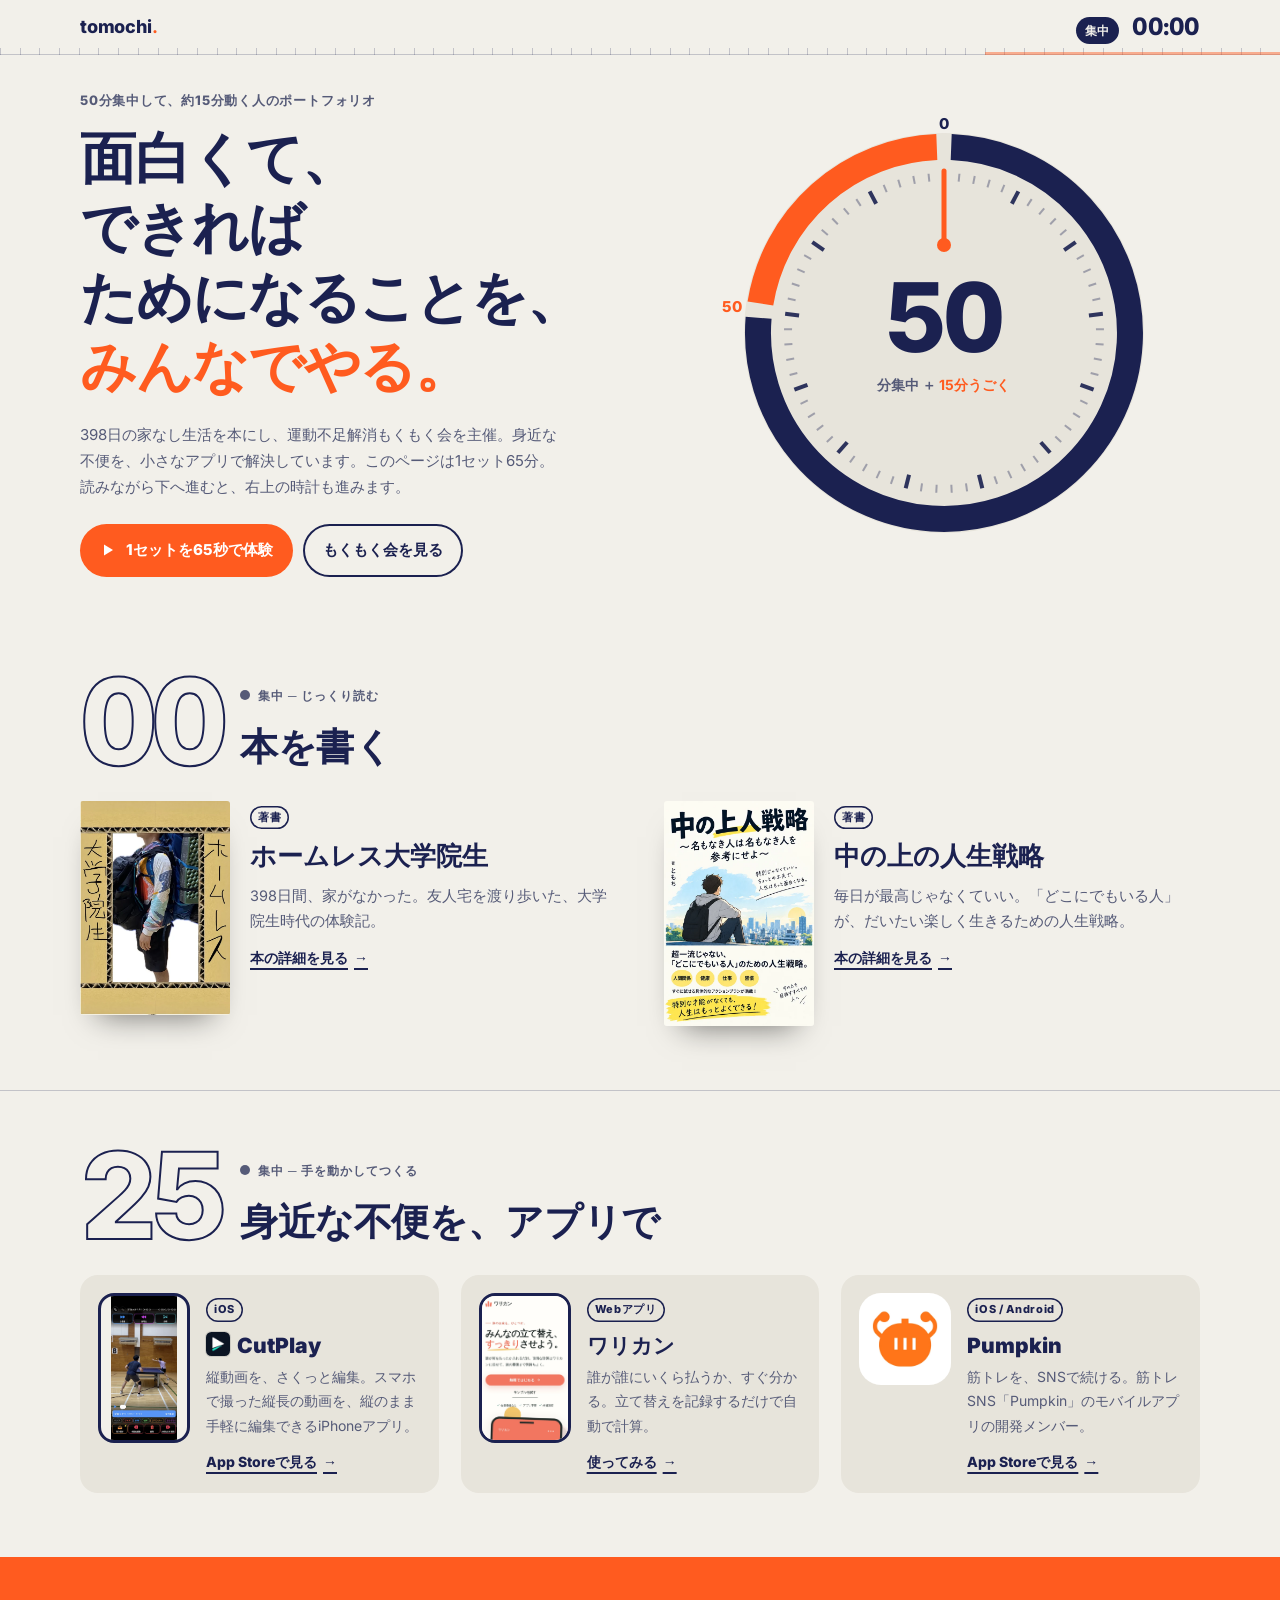
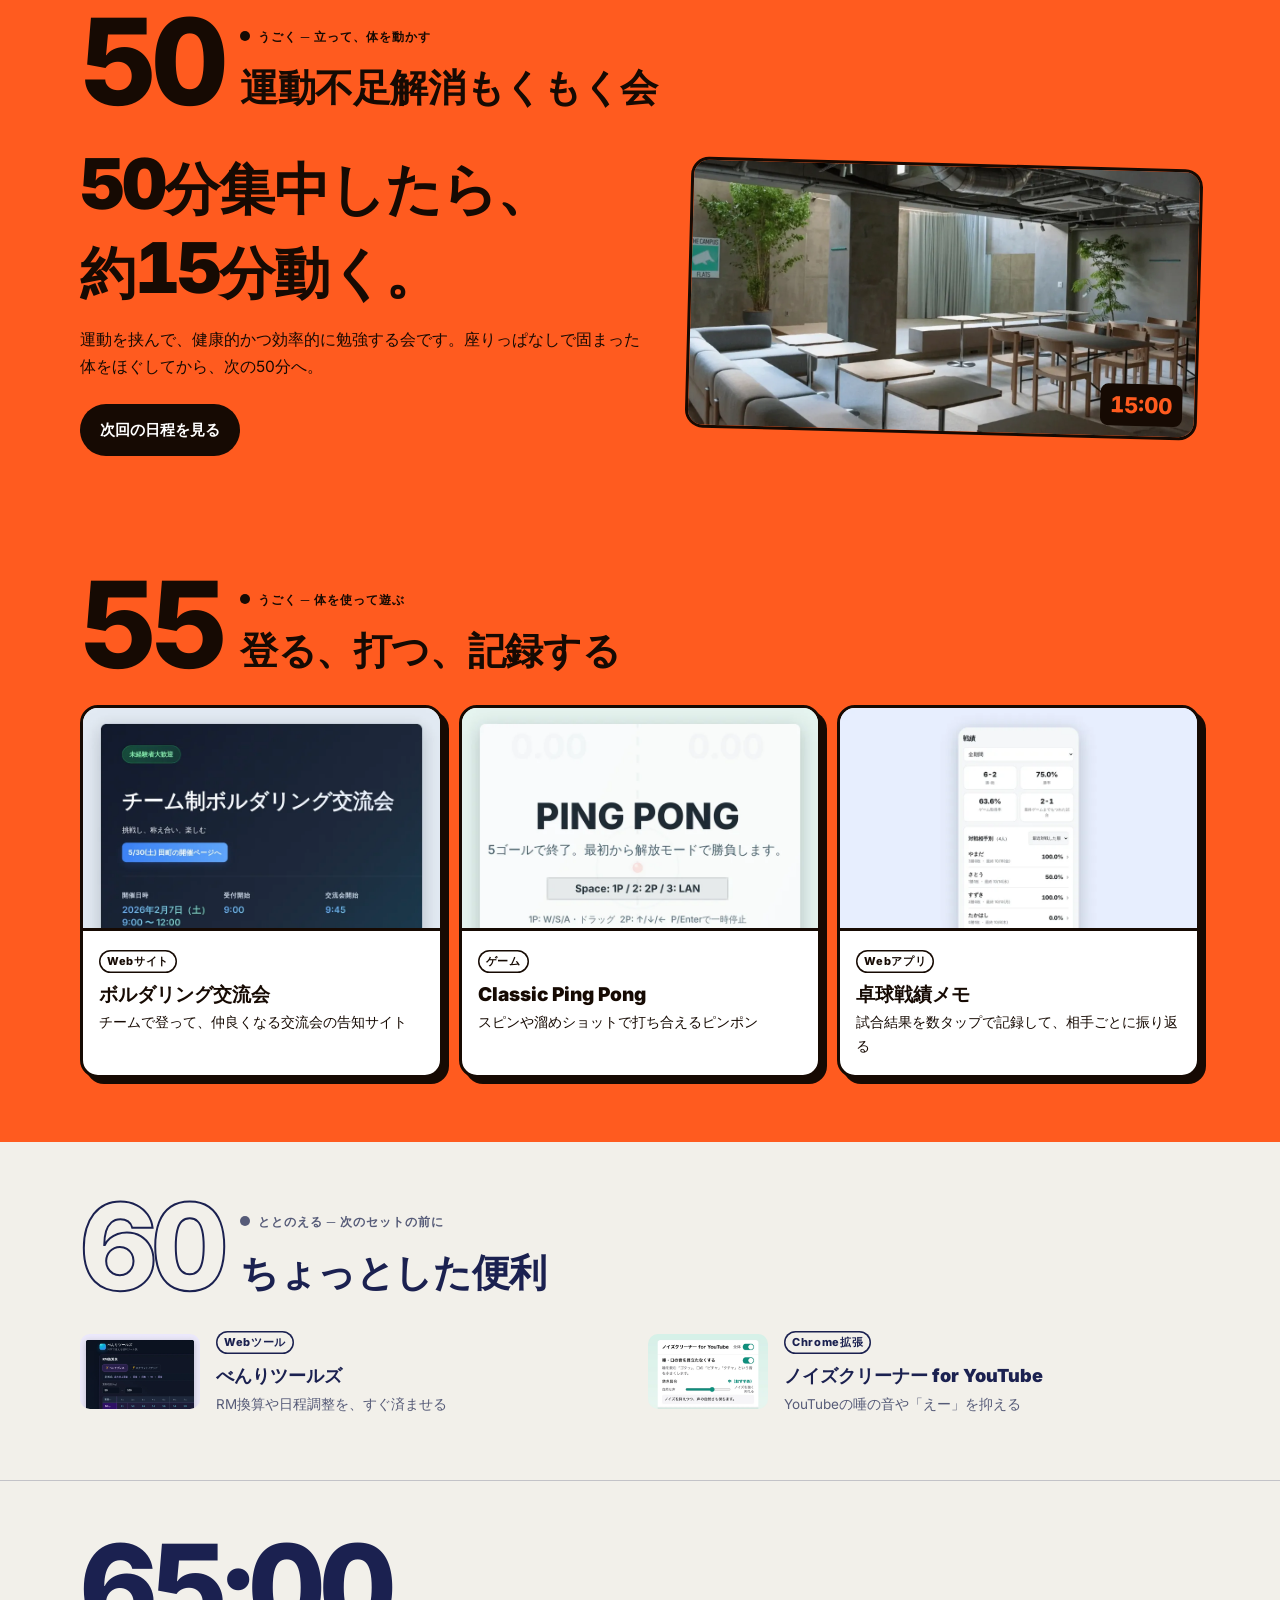
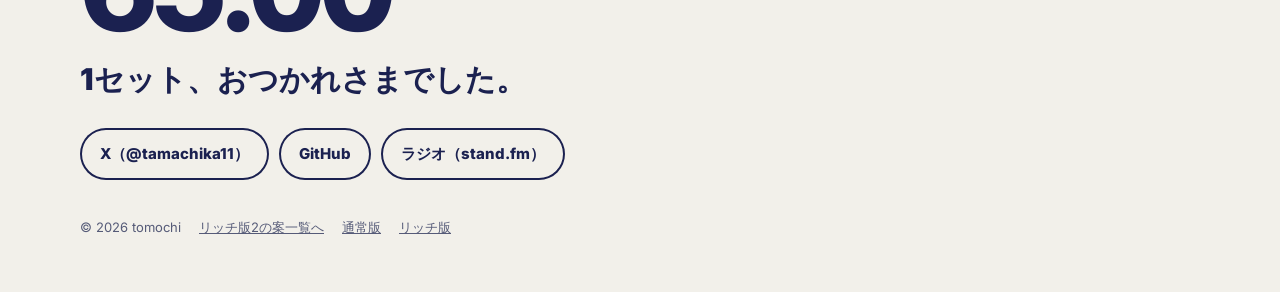
<file: rich2/b/index.html>
<!DOCTYPE html>
<html lang="ja">
<head>
  <meta charset="utf-8">
  <meta name="viewport" content="width=device-width, initial-scale=1">
  <title>tomochi — 50｜15（リッチ版2・案B）</title>
  <meta name="description" content="tomochi のポートフォリオ、リッチ版2の案B。もくもく会の「50分集中して、約15分動く」リズムで、本と作品を見ていく。">
  <meta name="robots" content="noindex">
  <link rel="icon" href="../../favicon.ico?v=2" sizes="48x48">
  <link rel="icon" href="../../icon.svg?v=2" type="image/svg+xml">
  <link rel="apple-touch-icon" href="../../apple-touch-icon.png?v=2">
  <link rel="preload" href="../../fonts/inter-latin-var.woff2" as="font" type="font/woff2" crossorigin>
  <style>
    /* 案B「50｜15」
       題材：運動不足解消もくもく会の「50分集中したら、約15分動く」。
       ページ全体を1セット（65分）の時計にし、読む場所＝集中（静かな地）、体を使う場所＝うごく（橙の地）に分ける。
       字＝等幅の大きな数字（経過時間）と太い和文、地＝集中と運動で2色を切り替える、線＝ストップウォッチの目盛り。 */
    @font-face { font-family: "Inter"; src: url("../../fonts/inter-latin-var.woff2") format("woff2"); font-weight: 100 900; font-display: swap; }

    :root {
      --calm: #f2f0ea;
      --calm-2: #e7e4db;
      --calm-ink: #1b2150;
      --calm-soft: #565b78;
      --move: #ff5b1f;
      --move-2: #ff7a45;
      --move-ink: #160a03;
      --tick: rgba(27, 33, 80, .22);
      --font: "Inter", -apple-system, BlinkMacSystemFont, "Hiragino Sans", "Hiragino Kaku Gothic ProN", "Noto Sans JP", "Noto Sans CJK JP", "Yu Gothic UI", Meiryo, sans-serif;
      --ease: cubic-bezier(.2, .8, .2, 1);
      color-scheme: light;
    }
    @media (prefers-color-scheme: dark) {
      :root {
        --calm: #11152f;
        --calm-2: #1a1f40;
        --calm-ink: #eceaf6;
        --calm-soft: #a6a9c6;
        --tick: rgba(236, 234, 246, .2);
        color-scheme: dark;
      }
    }

    *, *::before, *::after { box-sizing: border-box; }
    html { -webkit-text-size-adjust: 100%; scroll-behavior: smooth; }
    body { margin: 0; background: var(--calm); color: var(--calm-ink); font-family: var(--font); line-height: 1.75; font-feature-settings: "palt" 1; overflow-x: clip; }
    [hidden] { display: none !important; }
    img { display: block; max-width: 100%; height: auto; }
    a { color: inherit; }
    :focus-visible { outline: 3px solid var(--move); outline-offset: 3px; border-radius: 4px; }
    .skip { position: absolute; left: 8px; top: -60px; z-index: 50; padding: 8px 14px; background: var(--calm-ink); color: var(--calm); border-radius: 6px; }
    .skip:focus { top: 8px; }
    .wrap { width: min(1120px, 100% - 32px); margin-inline: auto; }
    .num { font-variant-numeric: tabular-nums; font-feature-settings: "tnum" 1; }

    /* ── ヘッダー：経過時間と目盛りのバー ── */
    .top { position: sticky; top: 0; z-index: 20; background: var(--calm); border-bottom: 1px solid var(--tick); transition: background .5s, color .5s; }
    body.is-move .top { background: var(--move); color: var(--move-ink); }
    .top__in { display: flex; align-items: center; gap: 14px; height: 54px; }
    .logo { font-weight: 800; text-decoration: none; font-size: 18px; letter-spacing: -.01em; }
    .logo b { color: var(--move); }
    body.is-move .logo b { color: #fff; }
    .clock { margin-left: auto; display: flex; align-items: baseline; gap: 10px; font-weight: 800; }
    .clock__phase { font-size: 12px; padding: 3px 9px; border-radius: 99px; background: var(--calm-ink); color: var(--calm); letter-spacing: .04em; }
    body.is-move .clock__phase { background: var(--move-ink); color: var(--move); }
    .clock__time { font-size: 24px; letter-spacing: -.02em; min-width: 4.2ch; text-align: right; }
    .bezel { position: absolute; left: 0; right: 0; bottom: -1px; height: 7px; pointer-events: none;
      background-image: repeating-linear-gradient(90deg, var(--tick) 0 1px, transparent 1px calc(100% / 65)); }
    .bezel::before { content: ""; position: absolute; left: 0; bottom: 0; height: 3px; width: var(--p, 0%); background: var(--calm-ink); }
    .bezel::after { content: ""; position: absolute; left: calc(50 / 65 * 100%); right: 0; bottom: 0; height: 3px; background: var(--move); opacity: .45; }
    body.is-move .bezel::before { background: var(--move-ink); }

    /* ── ヒーロー：ダイヤル ── */
    .hero { padding: 34px 0 40px; }
    .hero__grid { display: grid; gap: 26px; align-items: center; }
    @media (min-width: 900px) { .hero__grid { grid-template-columns: 1.05fr .95fr; gap: 40px; } }
    .kicker { margin: 0; font-size: 13px; font-weight: 800; letter-spacing: .06em; color: var(--calm-soft); }
    .hero h1 { margin: 12px 0 0; font-size: clamp(32px, 8.2vw, 56px); line-height: 1.24; font-weight: 900; letter-spacing: -.02em; }
    .hero h1 span { display: block; }
    .hero h1 .hot { color: var(--move); }
    .hero__lead { margin: 20px 0 0; color: var(--calm-soft); font-size: 15px; max-width: 32em; }
    .actions { display: flex; flex-wrap: wrap; gap: 10px; margin-top: 24px; }
    .btn { appearance: none; border: 0; font: inherit; cursor: pointer; display: inline-flex; align-items: center; gap: 10px; padding: 13px 20px; border-radius: 99px; font-weight: 800; font-size: 15px; text-decoration: none; transition: transform .2s var(--ease), background .2s; }
    .btn:active { transform: scale(.97); }
    .btn--go { background: var(--move); color: #fff; }
    .btn--go:hover { background: var(--move-2); }
    .btn--line { background: transparent; color: inherit; box-shadow: inset 0 0 0 2px currentColor; }
    .btn svg { flex: none; }

    .dial { position: relative; width: min(100%, 440px); margin-inline: auto; aspect-ratio: 1; }
    .dial svg { width: 100%; height: 100%; display: block; overflow: visible; }
    .dial__face { fill: var(--calm-2); }
    .dial__ticks line { stroke: var(--calm-ink); stroke-width: 2; opacity: .35; }
    .dial__ticks line.is-major { stroke-width: 4; opacity: .9; }
    .dial__focus { fill: none; stroke: var(--calm-ink); stroke-width: 26; }
    .dial__move { fill: none; stroke: var(--move); stroke-width: 26; }
    .dial__hand { stroke: var(--move); stroke-width: 5; stroke-linecap: round; }
    .dial__hub { fill: var(--move); }
    .dial__hand-g { transform-origin: 220px 220px; transform: rotate(var(--deg, 0deg)); transition: transform .25s var(--ease); }
    .dial__label { font-family: var(--font); font-weight: 800; fill: var(--calm-ink); font-size: 15px; }
    .dial__label--move { fill: var(--move); }
    .dial__center { position: absolute; inset: 0; display: grid; place-content: center; text-align: center; pointer-events: none; }
    .dial__big { font-size: clamp(56px, 16vw, 96px); font-weight: 800; line-height: 1; letter-spacing: -.04em; }
    .dial__sub { margin-top: 8px; font-weight: 800; font-size: 14px; color: var(--calm-soft); }
    .dial__sub b { color: var(--move); }

    /* ── 区間（集中 / うごく） ── */
    .lap { position: relative; padding: 56px 0 64px; transition: background .5s; }
    .lap--calm + .lap--calm { border-top: 1px solid var(--tick); }
    .lap--move { background: var(--move); color: var(--move-ink); }
    .lap__head { display: grid; grid-template-columns: auto 1fr; gap: 4px 18px; align-items: end; margin-bottom: 30px; }
    .lap__t { grid-row: span 2; font-size: clamp(54px, 15vw, 120px); line-height: .82; font-weight: 800; letter-spacing: -.05em; }
    .lap--calm .lap__t { color: transparent; -webkit-text-stroke: 2px var(--calm-ink); }
    .lap__phase { font-size: 12px; font-weight: 800; letter-spacing: .08em; }
    .lap__phase::before { content: ""; display: inline-block; width: 10px; height: 10px; border-radius: 50%; background: currentColor; margin-right: 8px; vertical-align: 0; }
    .lap--calm .lap__phase { color: var(--calm-soft); }
    .lap h2 { margin: 0; font-size: clamp(24px, 5.2vw, 38px); line-height: 1.25; font-weight: 900; letter-spacing: -.01em; }

    /* 集中：本は、長く読むものとして余白を広く */
    .books { display: grid; gap: 40px; }
    @media (min-width: 760px) { .books { grid-template-columns: 1fr 1fr; gap: 48px; } }
    .book { display: grid; grid-template-columns: 120px 1fr; gap: 20px; text-decoration: none; align-items: start; }
    @media (min-width: 1000px) { .book { grid-template-columns: 150px 1fr; } }
    .book img { border-radius: 3px; box-shadow: 0 18px 30px -18px rgba(0,0,0,.55); transition: transform .4s var(--ease); }
    .book:hover img { transform: translateY(-6px) rotate(-1.5deg); }
    .book h3 { margin: 0; font-size: clamp(21px, 4.4vw, 26px); line-height: 1.3; font-weight: 900; }
    .book p { margin: 10px 0 0; color: var(--calm-soft); font-size: 14.5px; }
    .tag { display: inline-block; font-size: 11px; font-weight: 800; letter-spacing: .06em; padding: 2px 8px; border-radius: 99px; box-shadow: inset 0 0 0 1.5px currentColor; margin-bottom: 10px; }
    .go { display: inline-flex; gap: 6px; align-items: center; margin-top: 12px; font-weight: 800; font-size: 14px; text-decoration: underline; text-decoration-thickness: 2px; text-underline-offset: 5px; }
    .go::after { content: "→"; text-decoration: none; transition: transform .2s; }
    a:hover > .go::after, a:hover .go::after { transform: translateX(4px); }

    .apps { display: grid; gap: 22px; grid-template-columns: repeat(auto-fit, minmax(min(100%, 260px), 1fr)); }
    .app { display: flex; gap: 16px; text-decoration: none; padding: 18px; border-radius: 18px; background: var(--calm-2); transition: transform .25s var(--ease); }
    .app:hover { transform: translateY(-4px); }
    .app__shot { flex: none; width: 92px; height: 150px; border-radius: 16px; overflow: hidden; border: 3px solid var(--calm-ink); background: var(--calm); }
    .app__shot img { width: 100%; height: 100%; object-fit: cover; object-position: top; }
    .app__shot .cutplay-screen { object-fit: contain; object-position: center; }
    .app__shot.is-icon { height: 92px; border: 0; border-radius: 22px; }
    .appicon { display: inline-block; width: 1.15em; height: 1.15em; border-radius: 22%; vertical-align: -.18em; margin-right: .35em; box-shadow: 0 0 0 1px rgba(127,127,127,.25); }
    .app h3 { margin: 0; font-size: 21px; line-height: 1.3; font-weight: 900; }
    .app p { margin: 6px 0 0; font-size: 14px; color: var(--calm-soft); }

    /* うごく：もくもく会 */
    .meet { display: grid; gap: 28px; align-items: center; }
    @media (min-width: 900px) { .meet { grid-template-columns: 1.1fr 1fr; gap: 44px; } }
    .meet__big { margin: 0; font-size: clamp(30px, 7vw, 56px); line-height: 1.2; font-weight: 900; letter-spacing: -.02em; }
    .meet__big .num { font-size: 1.25em; letter-spacing: -.04em; }
    .meet p.lead { font-size: 15.5px; margin: 16px 0 0; }
    .meet__photo { position: relative; border-radius: 18px; overflow: hidden; border: 3px solid var(--move-ink); transform: rotate(1.5deg); }
    .meet__photo::after { content: "15:00"; position: absolute; right: 12px; bottom: 10px; padding: 2px 10px; border-radius: 8px; background: var(--move-ink); color: var(--move); font-weight: 800; font-size: 22px; font-variant-numeric: tabular-nums; }
    .lap--move .btn--go { background: var(--move-ink); color: #fff; }
    .lap--move .btn--go:hover { background: #3a1a08; }

    .plays { display: grid; gap: 16px; grid-template-columns: repeat(auto-fit, minmax(min(100%, 240px), 1fr)); }
    .play { display: block; text-decoration: none; background: #fff; color: var(--move-ink); border-radius: 18px; overflow: hidden; border: 3px solid var(--move-ink); box-shadow: 6px 6px 0 var(--move-ink); transition: transform .2s var(--ease), box-shadow .2s var(--ease); }
    .play:hover { transform: translate(-3px, -3px); box-shadow: 9px 9px 0 var(--move-ink); }
    .play:active { transform: translate(3px, 3px); box-shadow: 2px 2px 0 var(--move-ink); }
    .play img { aspect-ratio: 16 / 10; object-fit: cover; width: 100%; border-bottom: 3px solid var(--move-ink); }
    .play div { padding: 14px 16px 16px; }
    .play h3 { margin: 0; font-size: 19px; line-height: 1.3; font-weight: 900; }
    .play p { margin: 4px 0 0; font-size: 13.5px; }

    .tools { display: grid; gap: 16px; grid-template-columns: repeat(auto-fit, minmax(min(100%, 300px), 1fr)); }
    .tool { display: grid; grid-template-columns: 120px 1fr; gap: 16px; align-items: center; text-decoration: none; }
    .tool img { border-radius: 10px; }
    .tool h3 { margin: 0; font-size: 18px; line-height: 1.35; font-weight: 900; }
    .tool p { margin: 4px 0 0; font-size: 13.5px; color: var(--calm-soft); }

    /* ── おしまい ── */
    .end { padding: 56px 0 40px; border-top: 1px solid var(--tick); }
    .end__t { font-size: clamp(54px, 15vw, 120px); line-height: .85; font-weight: 800; letter-spacing: -.05em; }
    .end h2 { margin: 14px 0 0; font-size: clamp(22px, 4.6vw, 30px); font-weight: 900; }
    .end ul { list-style: none; margin: 22px 0 0; padding: 0; display: flex; flex-wrap: wrap; gap: 10px; }
    .end__foot { margin-top: 36px; display: flex; flex-wrap: wrap; gap: 8px 18px; font-size: 13px; color: var(--calm-soft); }

    /* ── 65秒体験：画面いっぱいのタイマー ── */
    .session { position: fixed; inset: 0; z-index: 40; display: none; place-items: center; text-align: center; padding: 24px; background: var(--calm); color: var(--calm-ink); }
    .session.is-on { display: grid; }
    .session.is-move { background: var(--move); color: var(--move-ink); }
    .session__phase { font-weight: 800; letter-spacing: .1em; font-size: 14px; }
    .session__time { font-size: clamp(96px, 30vw, 240px); font-weight: 800; line-height: 1; letter-spacing: -.05em; margin: 6px 0 8px; }
    .session__say { font-size: clamp(18px, 4.4vw, 26px); font-weight: 900; margin: 0; min-height: 2.6em; }
    .session__bar { width: min(560px, 80vw); height: 10px; border-radius: 99px; margin: 18px auto 0; background: rgba(127,127,127,.25); overflow: hidden; }
    .session__bar span { display: block; height: 100%; width: var(--p, 0%); background: currentColor; transition: width .25s linear; }
    .session__btns { margin-top: 26px; display: flex; gap: 10px; justify-content: center; flex-wrap: wrap; }
    .session.is-move .session__time { animation: hop .6s var(--ease) infinite alternate; }
    @keyframes hop { to { transform: translateY(-14px) scale(1.03); } }
    .session.is-done .session__time { animation: none; }

    @media (prefers-reduced-motion: reduce) {
      html { scroll-behavior: auto; }
      *, *::before, *::after { animation: none !important; transition: none !important; }
    }
  </style>
</head>
<body>
  <a class="skip" href="#main">本文へスキップ</a>
  <header class="top">
    <div class="wrap top__in">
      <a class="logo" href="../">tomochi<b>.</b></a>
      <p class="clock" aria-hidden="true"><span class="clock__phase" id="phase">集中</span><span class="clock__time num" id="time">00:00</span></p>
    </div>
    <div class="bezel" id="bezel" aria-hidden="true"></div>
  </header>

  <main id="main" tabindex="-1">
    <section class="hero wrap" aria-labelledby="hero-title">
      <div class="hero__grid">
        <div>
          <p class="kicker">50分集中して、約15分動く人のポートフォリオ</p>
          <h1 id="hero-title"><span>面白くて、</span><span>できれば</span><span>ためになることを、</span><span class="hot">みんなでやる。</span></h1>
          <p class="hero__lead">398日の家なし生活を本にし、運動不足解消もくもく会を主催。身近な不便を、小さなアプリで解決しています。このページは1セット65分。読みながら下へ進むと、右上の時計も進みます。</p>
          <div class="actions">
            <button class="btn btn--go" type="button" id="start"><svg width="16" height="16" viewBox="0 0 16 16" aria-hidden="true"><path d="M4 2.5v11l9-5.5z" fill="currentColor"/></svg>1セットを65秒で体験</button>
            <a class="btn btn--line" href="#lap-meet">もくもく会を見る</a>
          </div>
        </div>
        <div class="dial" aria-hidden="true">
          <svg viewBox="0 0 440 440" id="dial">
            <circle class="dial__face" cx="220" cy="220" r="200"/>
            <g class="dial__ticks" id="ticks"></g>
            <path class="dial__focus" id="arc-focus" d=""/>
            <path class="dial__move" id="arc-move" d=""/>
            <text class="dial__label" x="220" y="16" text-anchor="middle">0</text>
            <text class="dial__label dial__label--move" id="label-50" x="0" y="0" text-anchor="middle">50</text>
            <g class="dial__hand-g" id="hand"><line class="dial__hand" x1="220" y1="132" x2="220" y2="58"/><circle class="dial__hub" cx="220" cy="132" r="7"/></g>
          </svg>
          <div class="dial__center"><span class="dial__big num" id="dial-big">50</span><span class="dial__sub">分集中 ＋ <b>15分うごく</b></span></div>
        </div>
      </div>
    </section>

    <section class="lap lap--calm" id="lap-book" data-t="0" data-phase="集中" aria-labelledby="book-title">
      <div class="wrap">
        <div class="lap__head"><span class="lap__t num" aria-hidden="true">00</span><span class="lap__phase">集中 ─ じっくり読む</span><h2 id="book-title">本を書く</h2></div>
        <div class="books">
          <a class="book" href="https://amzn.asia/d/0fdwCbJb" target="_blank" rel="noopener">
            <img src="../../rich/img/book-cover.webp" width="560" height="801" alt="『ホームレス大学院生』の表紙。大きなリュックを背負った人物を段ボールの枠が囲んでいる" loading="lazy">
            <div><span class="tag">著書</span><h3>ホームレス大学院生</h3><p>398日間、家がなかった。友人宅を渡り歩いた、大学院生時代の体験記。</p><span class="go">本の詳細を見る</span></div>
          </a>
          <a class="book" href="https://www.amazon.co.jp/dp/B0HNKJ1YPG?tag=yabo0e-22" target="_blank" rel="noopener">
            <img src="../../rich/img/book2-cover.webp" width="560" height="840" alt="『中の上の人生戦略』の表紙。街を見下ろして座る、リュックを背負った人物のイラスト" loading="lazy">
            <div><span class="tag">著書</span><h3>中の上の人生戦略</h3><p>毎日が最高じゃなくていい。「どこにでもいる人」が、だいたい楽しく生きるための人生戦略。</p><span class="go">本の詳細を見る</span></div>
          </a>
        </div>
      </div>
    </section>

    <section class="lap lap--calm" id="lap-app" data-t="25" data-phase="集中" aria-labelledby="app-title">
      <div class="wrap">
        <div class="lap__head"><span class="lap__t num" aria-hidden="true">25</span><span class="lap__phase">集中 ─ 手を動かしてつくる</span><h2 id="app-title">身近な不便を、アプリで</h2></div>
        <div class="apps">
          <a class="app" href="https://apps.apple.com/jp/app/cutplay/id6836113662" target="_blank" rel="noopener">
            <div class="app__shot"><img class="cutplay-screen" src="../../rich/img/cutplay-phone.webp" width="780" height="1691" alt="CutPlay で卓球の試合動画を編集中の画面。倍速再生や分割の操作が並ぶ" loading="lazy"></div>
            <div><span class="tag">iOS</span><h3><img class="appicon" src="../img/cutplay-icon.webp" width="240" height="240" alt="" loading="lazy">CutPlay</h3><p>縦動画を、さくっと編集。スマホで撮った縦長の動画を、縦のまま手軽に編集できるiPhoneアプリ。</p><span class="go">App Storeで見る</span></div>
          </a>
          <a class="app" href="https://warikan.tomochi.workers.dev" target="_blank" rel="noopener">
            <div class="app__shot"><img src="../../rich/img/warikan-phone.webp" width="780" height="1688" alt="ワリカンのトップ画面。「みんなの立て替え、すっきりさせよう。」" loading="lazy"></div>
            <div><span class="tag">Webアプリ</span><h3>ワリカン</h3><p>誰が誰にいくら払うか、すぐ分かる。立て替えを記録するだけで自動で計算。</p><span class="go">使ってみる</span></div>
          </a>
          <a class="app" href="https://apps.apple.com/jp/app/pumpkin/id6504126864" target="_blank" rel="noopener">
            <div class="app__shot is-icon"><img src="../../rich/img/pumpkin-icon.webp" width="480" height="480" alt="Pumpkin のアプリアイコン" loading="lazy"></div>
            <div><span class="tag">iOS / Android</span><h3>Pumpkin</h3><p>筋トレを、SNSで続ける。筋トレSNS「Pumpkin」のモバイルアプリの開発メンバー。</p><span class="go">App Storeで見る</span></div>
          </a>
        </div>
      </div>
    </section>

    <section class="lap lap--move" id="lap-meet" data-t="50" data-phase="うごく" aria-labelledby="meet-title">
      <div class="wrap">
        <div class="lap__head"><span class="lap__t num" aria-hidden="true">50</span><span class="lap__phase">うごく ─ 立って、体を動かす</span><h2 id="meet-title">運動不足解消もくもく会</h2></div>
        <div class="meet">
          <div>
            <p class="meet__big"><span class="num">50</span>分集中したら、<br>約<span class="num">15</span>分動く。</p>
            <p class="lead">運動を挟んで、健康的かつ効率的に勉強する会です。座りっぱなしで固まった体をほぐしてから、次の50分へ。</p>
            <div class="actions"><a class="btn btn--go" href="https://kintech.connpass.com" target="_blank" rel="noopener">次回の日程を見る</a></div>
          </div>
          <div class="meet__photo"><img src="../../rich/img/mokumoku-wide.webp" width="1400" height="733" alt="もくもく会の会場。テーブルや椅子、ソファが並ぶラウンジ" loading="lazy"></div>
        </div>
      </div>
    </section>

    <section class="lap lap--move" id="lap-play" data-t="55" data-phase="うごく" aria-labelledby="play-title">
      <div class="wrap">
        <div class="lap__head"><span class="lap__t num" aria-hidden="true">55</span><span class="lap__phase">うごく ─ 体を使って遊ぶ</span><h2 id="play-title">登る、打つ、記録する</h2></div>
        <div class="plays">
          <a class="play" href="https://tomochi3.github.io/5Grip/" target="_blank" rel="noopener"><img src="../../rich/img/5grip-sm.webp" width="800" height="500" alt="チーム制ボルダリング交流会の告知ページ" loading="lazy"><div><span class="tag">Webサイト</span><h3>ボルダリング交流会</h3><p>チームで登って、仲良くなる交流会の告知サイト</p></div></a>
          <a class="play" href="https://tomochi3.github.io/pingpong2/" target="_blank" rel="noopener"><img src="../../rich/img/pingpong2-sm.webp" width="800" height="500" alt="Classic Ping Pong のタイトル画面" loading="lazy"><div><span class="tag">ゲーム</span><h3>Classic Ping Pong</h3><p>スピンや溜めショットで打ち合えるピンポン</p></div></a>
          <a class="play" href="https://tomochi3.github.io/tt_record/" target="_blank" rel="noopener"><img src="../../rich/img/tt_record-sm.webp" width="800" height="500" alt="卓球戦績メモの戦績画面。勝敗、勝率、対戦相手別の成績が並ぶ" loading="lazy"><div><span class="tag">Webアプリ</span><h3>卓球戦績メモ</h3><p>試合結果を数タップで記録して、相手ごとに振り返る</p></div></a>
        </div>
      </div>
    </section>

    <section class="lap lap--calm" id="lap-tool" data-t="60" data-phase="ととのえる" aria-labelledby="tool-title">
      <div class="wrap">
        <div class="lap__head"><span class="lap__t num" aria-hidden="true">60</span><span class="lap__phase">ととのえる ─ 次のセットの前に</span><h2 id="tool-title">ちょっとした便利</h2></div>
        <div class="tools">
          <a class="tool" href="https://tomochi3.github.io/benri/" target="_blank" rel="noopener"><img src="../../rich/img/benri-sm.webp" width="800" height="500" alt="べんりツールズのRM換算表" loading="lazy"><div><span class="tag">Webツール</span><h3>べんりツールズ</h3><p>RM換算や日程調整を、すぐ済ませる</p></div></a>
          <a class="tool" href="https://github.com/tomochi3/cancel_noise" target="_blank" rel="noopener"><img src="../../rich/img/cancel_noise-sm.webp" width="800" height="500" alt="ノイズクリーナー for YouTube の設定画面。「唾・口の音を目立たなくする」のスイッチと効き具合のスライダー" loading="lazy"><div><span class="tag">Chrome拡張</span><h3>ノイズクリーナー for YouTube</h3><p>YouTubeの唾の音や「えー」を抑える</p></div></a>
        </div>
      </div>
    </section>
  </main>

  <footer class="end" data-t="65" data-phase="おしまい">
    <div class="wrap">
      <div class="end__t num" aria-hidden="true">65:00</div>
      <h2>1セット、おつかれさまでした。</h2>
      <ul>
        <li><a class="btn btn--line" href="https://x.com/tamachika11" target="_blank" rel="noopener">X（@tamachika11）</a></li>
        <li><a class="btn btn--line" href="https://github.com/tomochi3" target="_blank" rel="noopener">GitHub</a></li>
        <li><a class="btn btn--line" href="https://stand.fm/channels/6abde58ab58540624b2d5782" target="_blank" rel="noopener">ラジオ（stand.fm）</a></li>
      </ul>
      <p class="end__foot"><span>© <span data-year>2026</span> tomochi</span><a href="../">リッチ版2の案一覧へ</a><a href="../../">通常版</a><a href="../../rich/">リッチ版</a></p>
    </div>
  </footer>

  <div class="session" id="session" role="dialog" aria-modal="true" aria-labelledby="s-phase">
    <div>
      <p class="session__phase" id="s-phase">集中</p>
      <p class="session__time num" id="s-time" aria-live="off">0:50</p>
      <p class="session__say" id="s-say" aria-live="polite">画面の外のことは、いったん忘れて。</p>
      <div class="session__bar" aria-hidden="true"><span id="s-bar"></span></div>
      <div class="session__btns">
        <button class="btn btn--line" type="button" id="s-stop">やめる</button>
        <a class="btn btn--go" href="https://kintech.connpass.com" target="_blank" rel="noopener" id="s-real" hidden>本物の会に参加する</a>
      </div>
    </div>
  </div>

  <script>
    (function () {
      var reduce = window.matchMedia('(prefers-reduced-motion: reduce)').matches;
      document.querySelector('[data-year]').textContent = new Date().getFullYear();

      // ── ダイヤルの目盛りと弧（65分を1周にする）
      var C = 220, R = 186, NS = 'http://www.w3.org/2000/svg';
      function pt(min, r) { var a = (min / 65) * Math.PI * 2 - Math.PI / 2; return [C + Math.cos(a) * r, C + Math.sin(a) * r]; }
      function arc(from, to, r) {
        var a = pt(from, r), b = pt(to, r), large = (to - from) / 65 > 0.5 ? 1 : 0;
        return 'M' + a[0].toFixed(1) + ' ' + a[1].toFixed(1) + ' A' + r + ' ' + r + ' 0 ' + large + ' 1 ' + b[0].toFixed(1) + ' ' + b[1].toFixed(1);
      }
      var ticks = document.getElementById('ticks');
      for (var m = 0; m < 65; m++) {
        var major = m % 5 === 0;
        var p1 = pt(m, 160), p2 = pt(m, major ? 146 : 152);
        var l = document.createElementNS(NS, 'line');
        l.setAttribute('x1', p1[0]); l.setAttribute('y1', p1[1]); l.setAttribute('x2', p2[0]); l.setAttribute('y2', p2[1]);
        if (major) l.setAttribute('class', 'is-major');
        ticks.appendChild(l);
      }
      document.getElementById('arc-focus').setAttribute('d', arc(0.4, 49.6, R));
      document.getElementById('arc-move').setAttribute('d', arc(50.4, 64.6, R));
      var l50 = pt(50, 214); var lab = document.getElementById('label-50');
      lab.setAttribute('x', l50[0].toFixed(1)); lab.setAttribute('y', (l50[1] + 5).toFixed(1));

      var hand = document.getElementById('hand');
      var big = document.getElementById('dial-big');
      var timeEl = document.getElementById('time');
      var phaseEl = document.getElementById('phase');
      var bezel = document.getElementById('bezel');
      function fmt(min) { var t = Math.max(0, Math.min(65, min)); var mm = Math.floor(t), ss = Math.floor((t - mm) * 60); return String(mm).padStart(2, '0') + ':' + String(ss).padStart(2, '0'); }

      // ── スクロール位置を「経過時間」に読み替える。区間ごとに data-t の時刻を持つ
      var marks = Array.prototype.slice.call(document.querySelectorAll('[data-t]'));
      function scrollMinutes() {
        var y = window.scrollY + window.innerHeight * 0.35;
        var first = marks[0];
        if (y < first.offsetTop) return { t: 0, phase: '集中' };
        for (var i = 0; i < marks.length; i++) {
          var s = marks[i], next = marks[i + 1];
          var top = s.offsetTop, bottom = next ? next.offsetTop : top + s.offsetHeight;
          if (y < bottom || !next) {
            var t0 = Number(s.dataset.t), t1 = next ? Number(next.dataset.t) : 65;
            var k = Math.max(0, Math.min(1, (y - top) / Math.max(1, bottom - top)));
            return { t: t0 + (t1 - t0) * k, phase: s.dataset.phase };
          }
        }
        return { t: 65, phase: 'おしまい' };
      }
      function render() {
        var r = scrollMinutes();
        timeEl.textContent = fmt(r.t);
        phaseEl.textContent = r.phase;
        bezel.style.setProperty('--p', (r.t / 65 * 100).toFixed(2) + '%');
        hand.style.setProperty('--deg', (r.t / 65 * 360).toFixed(1) + 'deg');
        var move = r.t >= 50 && r.t < 60;
        document.body.classList.toggle('is-move', move);
        big.textContent = r.t < 1 ? '50' : String(Math.floor(r.t)).padStart(2, '0');
      }
      var ticking = false;
      window.addEventListener('scroll', function () {
        if (ticking) return; ticking = true;
        requestAnimationFrame(function () { ticking = false; render(); });
      }, { passive: true });
      window.addEventListener('resize', render);
      render();

      // ── 65秒体験：1分を1秒に縮めた1セット
      var session = document.getElementById('session');
      var sPhase = document.getElementById('s-phase'), sTime = document.getElementById('s-time'), sSay = document.getElementById('s-say'), sBar = document.getElementById('s-bar');
      var sStop = document.getElementById('s-stop'), sReal = document.getElementById('s-real'), startBtn = document.getElementById('start');
      var focusLines = ['画面の外のことは、いったん忘れて。', '通知は、あとでまとめて見る。', 'ひとつのことだけ、進める。', 'あと少し。区切りのいいところまで。'];
      var moveLines = ['立って、のびー。', '肩をぐるっと回す。', 'その場で軽くジャンプ。', '水を一杯。'];
      var raf = 0, t0 = 0, lastLine = -1, ctx = null, wasMove = false;
      function beep(freq, dur) {
        try {
          ctx = ctx || new (window.AudioContext || window.webkitAudioContext)();
          var o = ctx.createOscillator(), g = ctx.createGain();
          o.type = 'square'; o.frequency.value = freq;
          g.gain.setValueAtTime(0.0001, ctx.currentTime);
          g.gain.exponentialRampToValueAtTime(0.08, ctx.currentTime + 0.01);
          g.gain.exponentialRampToValueAtTime(0.0001, ctx.currentTime + dur);
          o.connect(g).connect(ctx.destination); o.start(); o.stop(ctx.currentTime + dur + 0.02);
        } catch (e) { /* 音が出せない環境では鳴らさない */ }
      }
      function frame(now) {
        var sec = (now - t0) / 1000;
        if (sec >= 65) { finish(); return; }
        var move = sec >= 50;
        if (move !== wasMove) { wasMove = move; beep(move ? 880 : 660, 0.25); setTimeout(function () { beep(move ? 1175 : 660, 0.25); }, 260); }
        session.classList.toggle('is-move', move);
        sPhase.textContent = move ? 'うごく（本当は15分）' : '集中（本当は50分）';
        var left = move ? 65 - sec : 50 - sec;
        sTime.textContent = '0:' + String(Math.ceil(left)).padStart(2, '0');
        var lines = move ? moveLines : focusLines;
        var idx = move ? Math.min(lines.length - 1, Math.floor((sec - 50) / 4)) : Math.min(lines.length - 1, Math.floor(sec / 13));
        var key = (move ? 10 : 0) + idx;
        if (key !== lastLine) { lastLine = key; sSay.textContent = lines[idx]; }
        sBar.style.setProperty('--p', (sec / 65 * 100).toFixed(1) + '%');
        raf = requestAnimationFrame(frame);
      }
      function open() {
        session.classList.add('is-on'); session.classList.remove('is-move', 'is-done');
        sReal.hidden = true; sStop.textContent = 'やめる';
        wasMove = false; lastLine = -1; t0 = performance.now();
        beep(660, 0.2);
        raf = requestAnimationFrame(frame);
        sStop.focus();
      }
      function finish() {
        cancelAnimationFrame(raf);
        session.classList.add('is-done'); session.classList.remove('is-move');
        sPhase.textContent = '1セット完了';
        sTime.textContent = '65:00';
        sSay.textContent = 'おつかれさま。本物は、みんなで65分×何セットか。';
        sBar.style.setProperty('--p', '100%');
        sReal.hidden = false; sStop.textContent = '閉じる';
        beep(1320, 0.4);
      }
      function close() { cancelAnimationFrame(raf); session.classList.remove('is-on'); startBtn.focus(); }
      startBtn.addEventListener('click', open);
      sStop.addEventListener('click', close);
      document.addEventListener('keydown', function (e) { if (e.key === 'Escape' && session.classList.contains('is-on')) close(); });
    })();
  </script>
</body>
</html>
</file>
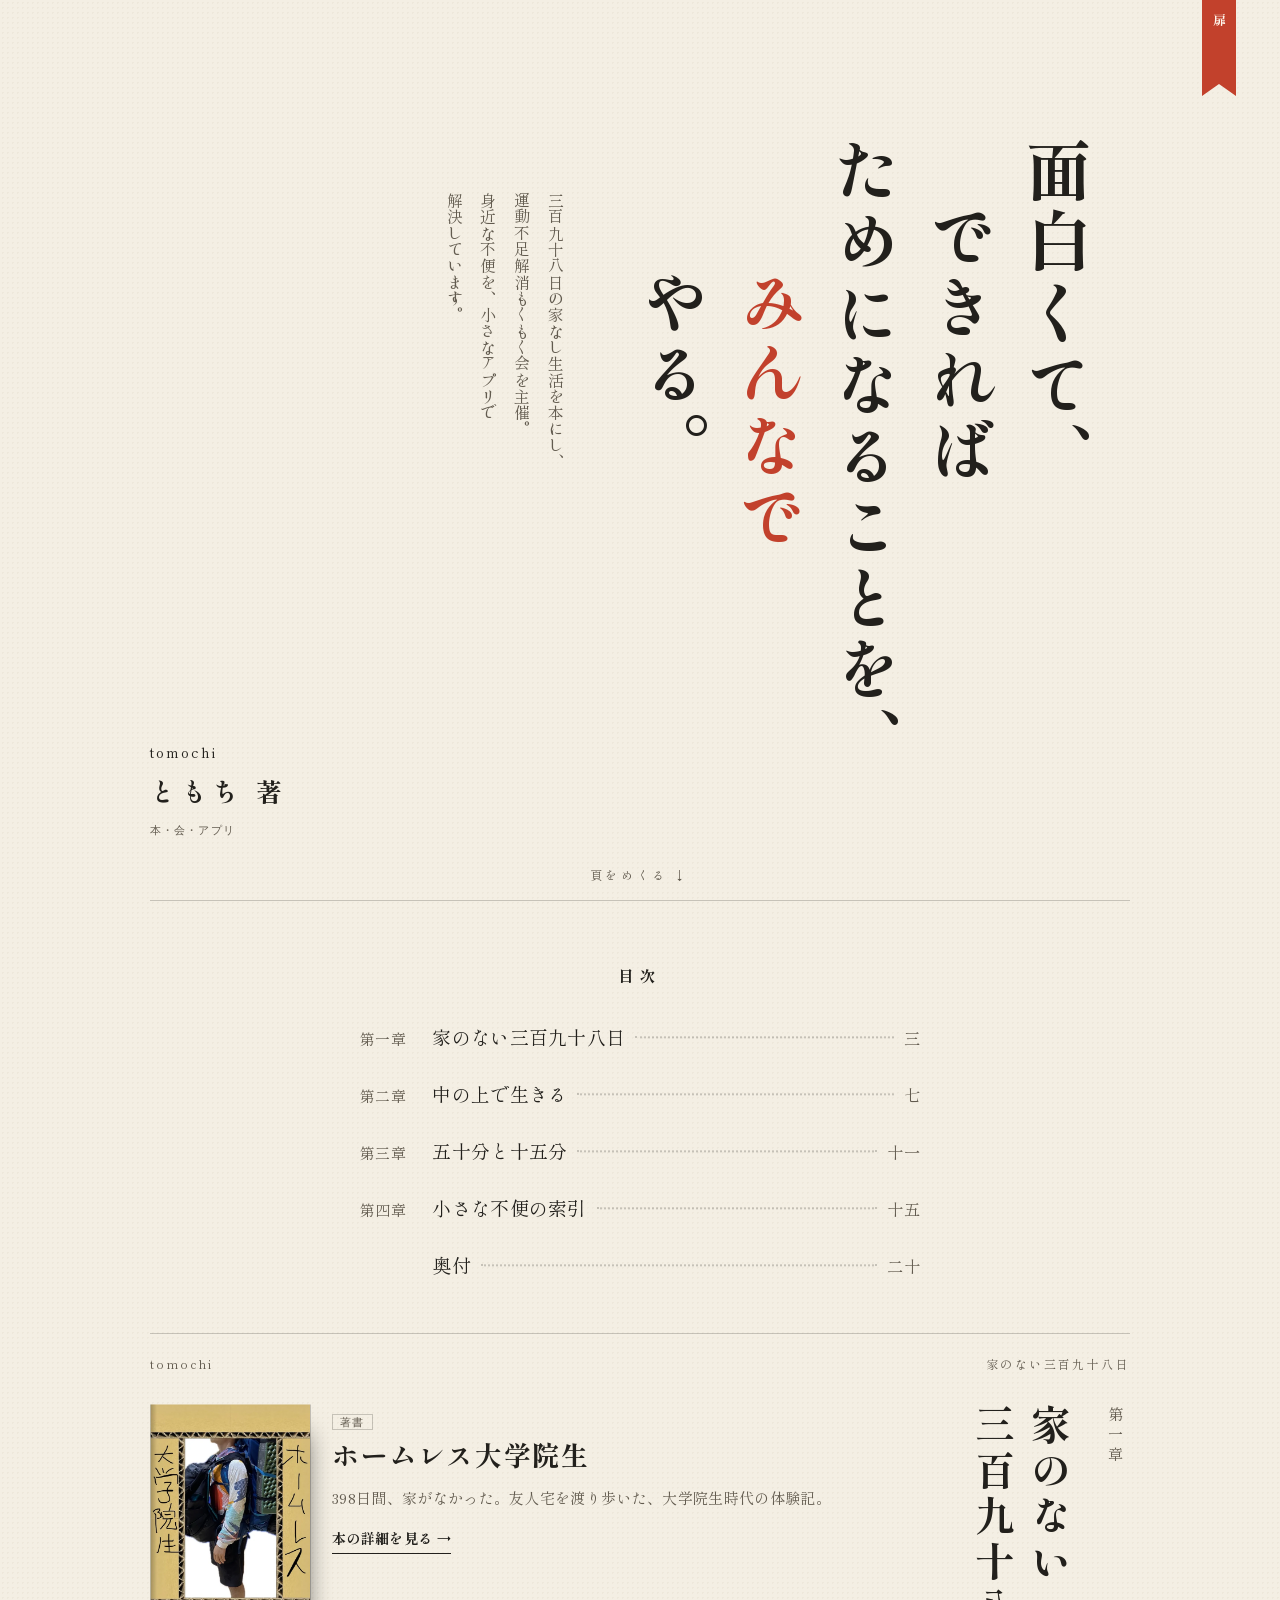
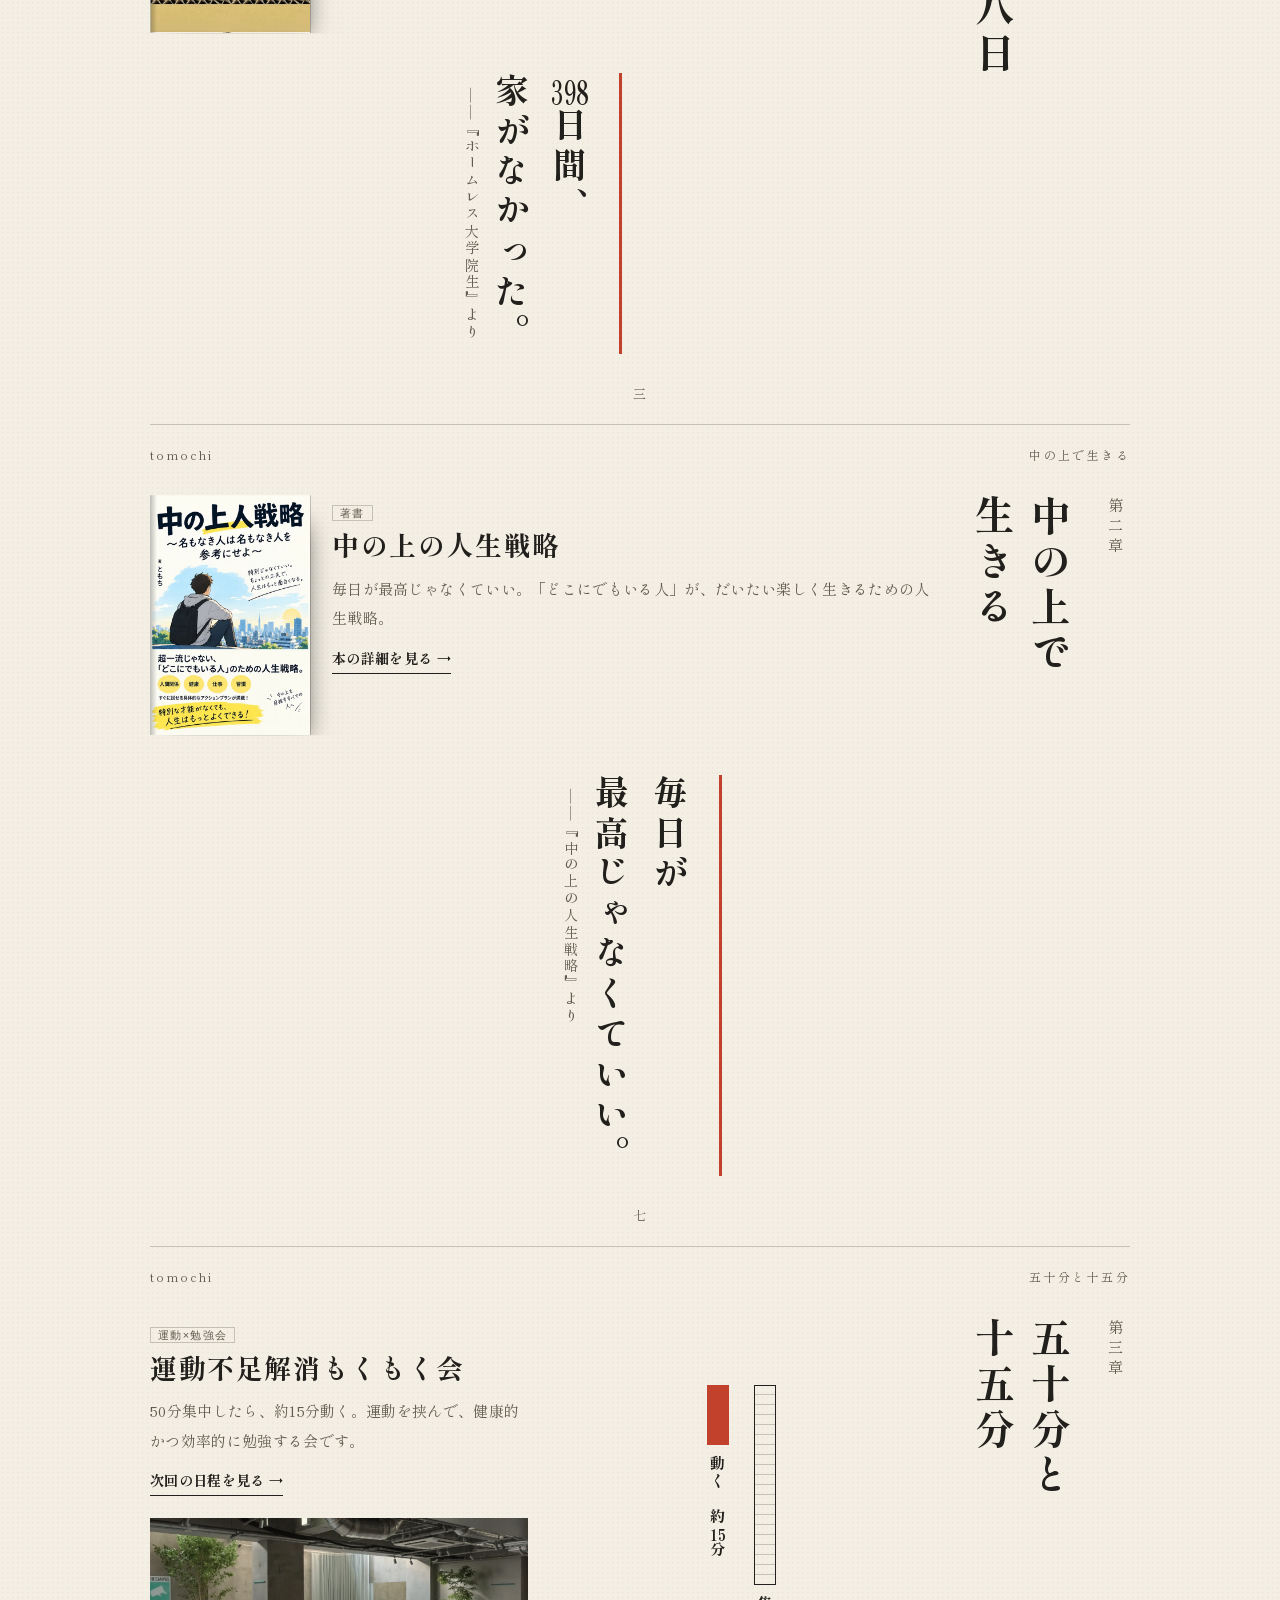
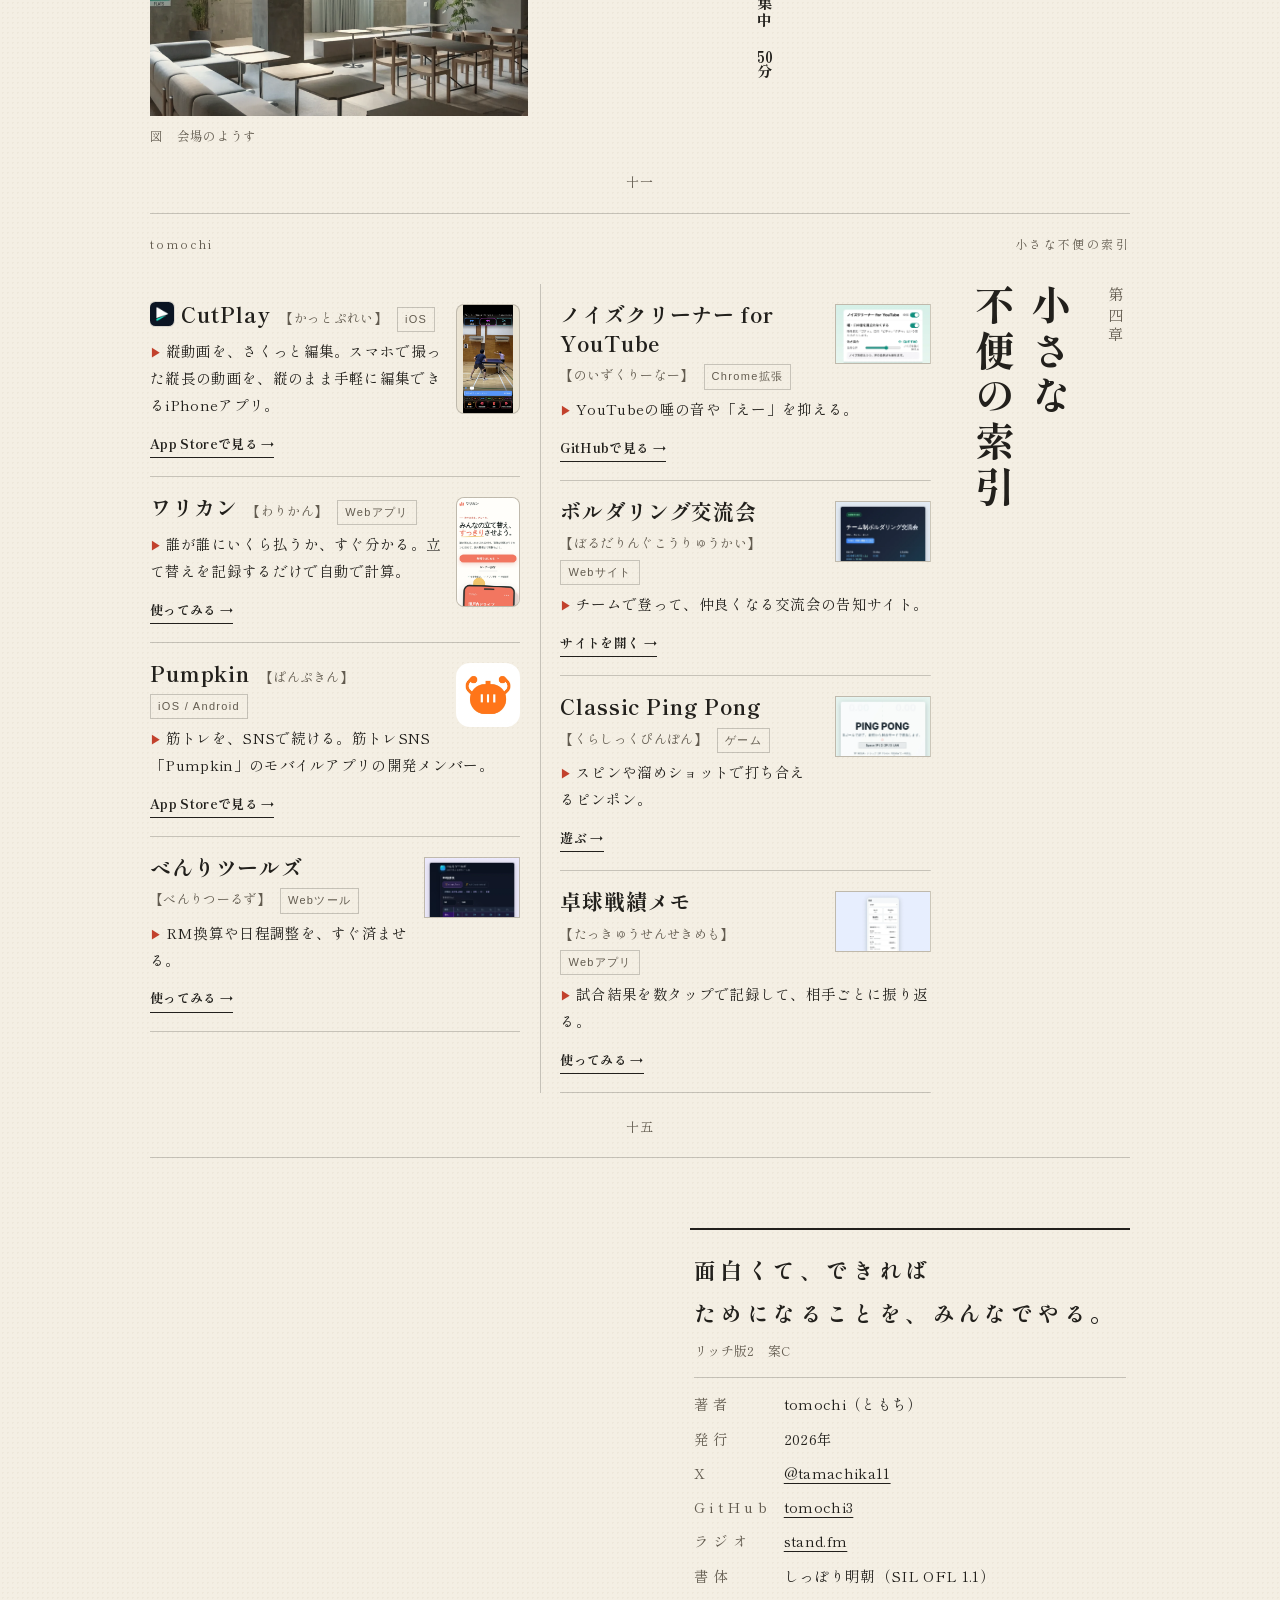
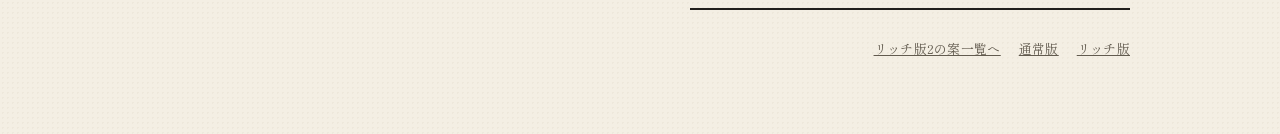
<file: rich2/c/index.html>
<!DOCTYPE html>
<html lang="ja">
<head>
  <meta charset="utf-8">
  <meta name="viewport" content="width=device-width, initial-scale=1">
  <title>tomochi — 一冊の本として（リッチ版2・案C）</title>
  <meta name="description" content="tomochi のポートフォリオ、リッチ版2の案C。扉・目次・章・索引・奥付をもつ一冊の本として、本と会とアプリを読む。">
  <meta name="robots" content="noindex">
  <link rel="icon" href="../../favicon.ico?v=2" sizes="48x48">
  <link rel="icon" href="../../icon.svg?v=2" type="image/svg+xml">
  <link rel="apple-touch-icon" href="../../apple-touch-icon.png?v=2">
  <link rel="preload" href="../fonts/shippori-mincho-bold.woff2" as="font" type="font/woff2" crossorigin>
  <style>
    /* 案C「一冊の本として」
       題材：二冊の著書をもつ書き手であること。サイト全体を一冊の本の部品（扉・目次・章・柱・ノンブル・索引・奥付）で組む。
       字＝しっぽり明朝の縦組み、地＝生成りの紙、線＝罫と目次のリーダー、朱はしおり紐の一本だけに使う。 */
    @font-face { font-family: "Shippori"; src: url("../fonts/shippori-mincho.woff2") format("woff2"); font-weight: 400; font-display: swap; }
    @font-face { font-family: "Shippori"; src: url("../fonts/shippori-mincho-bold.woff2") format("woff2"); font-weight: 700; font-display: swap; }

    :root {
      --paper: #f4efe4;
      --paper-2: #ebe4d4;
      --ink: #22201c;
      --ink-soft: #625b4f;
      --rule: rgba(34, 32, 28, .22);
      --shu: #c2412c;
      --mincho: "Shippori", "Hiragino Mincho ProN", "Yu Mincho", "YuMincho", "Noto Serif JP", "Noto Serif CJK JP", serif;
      --gothic: -apple-system, BlinkMacSystemFont, "Hiragino Sans", "Noto Sans JP", "Yu Gothic UI", Meiryo, sans-serif;
      --ease: cubic-bezier(.2, .8, .2, 1);
      color-scheme: light;
    }
    @media (prefers-color-scheme: dark) {
      :root {
        --paper: #1c1a17;
        --paper-2: #26231e;
        --ink: #ece5d6;
        --ink-soft: #ada492;
        --rule: rgba(236, 229, 214, .2);
        --shu: #e8664f;
        color-scheme: dark;
      }
    }

    *, *::before, *::after { box-sizing: border-box; }
    html { -webkit-text-size-adjust: 100%; scroll-behavior: smooth; }
    body { margin: 0; background: var(--paper); color: var(--ink); font-family: var(--mincho); line-height: 1.95; letter-spacing: .02em; overflow-x: clip;
      background-image: radial-gradient(rgba(120, 100, 60, .05) 1px, transparent 1px); background-size: 5px 5px; }
    img { display: block; max-width: 100%; height: auto; }
    a { color: inherit; }
    [hidden] { display: none !important; }
    :focus-visible { outline: 2px solid var(--shu); outline-offset: 4px; }
    .skip { position: absolute; left: 8px; top: -60px; z-index: 50; padding: 8px 14px; background: var(--ink); color: var(--paper); font-family: var(--gothic); }
    .skip:focus { top: 8px; }
    .sheet { width: min(980px, 100% - 32px); margin-inline: auto; }
    .tate { writing-mode: vertical-rl; text-orientation: mixed; }
    .tcy { text-combine-upright: all; }

    /* ── しおり紐：いまどの章かを縦書きで出し、押すと目次を開く ── */
    .ribbon { position: fixed; top: 0; right: clamp(14px, 4vw, 44px); z-index: 30; width: 34px; padding: 14px 0 26px; background: var(--shu); color: #fff8ee; border: 0; cursor: pointer; font: 700 13px/1.3 var(--mincho); letter-spacing: .12em;
      clip-path: polygon(0 0, 100% 0, 100% 100%, 50% calc(100% - 12px), 0 100%); height: var(--h, 120px); transition: height .5s var(--ease); display: none; justify-content: center; }
    .js .ribbon { display: flex; }
    .ribbon span { writing-mode: vertical-rl; white-space: nowrap; }
    .ribbon:hover { filter: brightness(1.08); }

    .toc-pop { position: fixed; top: 0; right: 0; bottom: 0; width: min(380px, 100%); z-index: 40; background: var(--paper); border-left: 1px solid var(--rule); padding: 28px 26px; transform: translateX(100%); transition: transform .45s var(--ease); overflow-y: auto; visibility: hidden; }
    .toc-pop.is-open { transform: none; visibility: visible; }
    .toc-pop h2 { margin: 0 0 12px; font-size: 18px; letter-spacing: .3em; }
    .toc-pop .close { position: absolute; top: 16px; right: 16px; font: 700 13px var(--gothic); background: none; border: 1px solid var(--rule); color: inherit; padding: 6px 12px; cursor: pointer; }
    .scrim { position: fixed; inset: 0; z-index: 35; background: rgba(20, 16, 10, .35); opacity: 0; pointer-events: none; transition: opacity .3s; }
    .scrim.is-open { opacity: 1; pointer-events: auto; }

    /* ── 扉 ── */
    .title-page { min-height: min(100svh, 920px); display: grid; grid-template-columns: 1fr auto; align-items: center; gap: 24px; padding: 56px 0 40px; position: relative; }
    .title-page__main { justify-self: end; display: flex; flex-direction: row-reverse; gap: clamp(20px, 5vw, 56px); align-items: flex-start; }
    .title-page h1 { margin: 0; font-weight: 700; font-size: clamp(32px, 8.4vw, 66px); line-height: 1.45; letter-spacing: .08em; max-height: 82svh; }
    .title-page h1 span { display: block; }
    .title-page h1 .ind1 { padding-top: 1em; }
    .title-page h1 .ind2 { padding-top: 2em; }
    .title-page h1 .em { color: var(--shu); }
    .title-page__lead { margin: 0; font-size: clamp(14px, 3.4vw, 16px); line-height: 2.1; color: var(--ink-soft); max-height: 26em; padding-top: 3.4em; }
    .title-page__by { position: absolute; left: 0; bottom: 44px; font-size: 14px; line-height: 1.9; letter-spacing: .14em; }
    .title-page__by b { display: block; font-size: 26px; letter-spacing: .2em; font-weight: 700; }
    .title-page__by small { font-family: var(--gothic); font-size: 11px; letter-spacing: .1em; color: var(--ink-soft); }
    .scroll-cue { position: absolute; left: 50%; bottom: 14px; font-size: 12px; letter-spacing: .3em; color: var(--ink-soft); transform: translateX(-50%); }
    @media (max-width: 640px) {
      .title-page { grid-template-columns: 1fr; padding-top: 74px; padding-bottom: 150px; }
      .title-page__main { justify-self: center; }
      .title-page__lead { display: none; }
    }

    /* ── 目次 ── */
    .toc { padding: 60px 0 40px; border-top: 1px solid var(--rule); }
    .toc--pop { border: 0; padding: 0; }
    .toc__label { margin: 0 0 18px; font-size: 15px; letter-spacing: .5em; text-align: center; font-weight: 700; }
    .toc ol { list-style: none; margin: 0 auto; padding: 0; max-width: 560px; }
    .toc li a { display: flex; align-items: baseline; gap: 10px; padding: 10px 0; text-decoration: none; font-size: clamp(16px, 4vw, 19px); }
    .toc li a .ch { flex: none; font-size: .78em; color: var(--ink-soft); width: 4.2em; }
    .toc li a .lead { flex: 1; border-bottom: 2px dotted var(--rule); transform: translateY(-.35em); min-width: 1.5em; }
    .toc li a .pg { flex: none; font-size: .86em; color: var(--ink-soft); }
    .toc li a:hover .t { color: var(--shu); }
    .toc li a .t { transition: color .2s; }

    /* ── 章 ── */
    .chapter { position: relative; padding: 70px 0 64px; border-top: 1px solid var(--rule); }
    .hashira { position: absolute; top: 18px; left: 0; right: 0; display: flex; justify-content: space-between; font-size: 12px; letter-spacing: .2em; color: var(--ink-soft); }
    .nombre { position: absolute; bottom: 18px; left: 50%; transform: translateX(-50%); font-size: 13px; color: var(--ink-soft); letter-spacing: .1em; }
    .ch-head { display: flex; flex-direction: row-reverse; gap: 22px; align-items: flex-start; margin-bottom: 30px; }
    .ch-head .no { font-size: 15px; letter-spacing: .3em; color: var(--ink-soft); padding-top: .2em; }
    .ch-head h2 { margin: 0; font-size: clamp(26px, 6vw, 40px); font-weight: 700; letter-spacing: .14em; line-height: 1.4; max-height: 11em; }
    @media (min-width: 760px) { .ch-head { float: right; margin: 0 0 20px 36px; } .chapter::after { content: ""; display: block; clear: both; } }
    @media (max-width: 759px) { .ch-head { justify-content: flex-start; } }

    /* 本の見開き */
    .spread { display: grid; gap: 34px; }
    .volume { display: grid; grid-template-columns: minmax(110px, 160px) 1fr; gap: 22px; align-items: start; text-decoration: none; }
    .volume__cover { position: relative; transition: transform .5s var(--ease); transform-origin: left center; }
    .volume__cover img { box-shadow: 1px 0 0 rgba(0,0,0,.2), 10px 16px 24px -14px rgba(0,0,0,.6); }
    .volume__cover::before { content: ""; position: absolute; left: 0; top: 0; bottom: 0; width: 7px; background: linear-gradient(90deg, rgba(0,0,0,.25), transparent); z-index: 1; }
    .volume:hover .volume__cover { transform: perspective(700px) rotateY(-14deg); }
    .volume--text { grid-template-columns: 1fr; }
    .volume h3 { margin: 0; font-size: clamp(21px, 4.6vw, 27px); font-weight: 700; letter-spacing: .06em; line-height: 1.4; }
    .volume p { margin: 10px 0 0; font-size: 15px; color: var(--ink-soft); }
    .volume .kind, .entry .kind { font-family: var(--gothic); font-size: 11px; letter-spacing: .12em; color: var(--ink-soft); border: 1px solid var(--rule); padding: 1px 7px; }
    .more { display: inline-block; margin-top: 12px; font-size: 14px; font-weight: 700; border-bottom: 1px solid currentColor; padding-bottom: 1px; }
    .more::after { content: " →"; }
    a:hover .more { color: var(--shu); }

    /* 抜き書き（縦組みの引用） */
    .quote { display: flex; justify-content: center; margin: 40px 0 6px; }
    .quote p { margin: 0; font-size: clamp(22px, 5.4vw, 34px); font-weight: 700; letter-spacing: .18em; line-height: 1.7; border-right: 3px solid var(--shu); padding-right: .6em; }
    .quote small { display: block; font-size: .42em; font-weight: 400; letter-spacing: .2em; color: var(--ink-soft); margin-top: 1em; }

    /* 第三章：もくもく会の時間割（縦の時刻表） */
    .timetable { display: grid; gap: 24px; align-items: center; }
    @media (min-width: 760px) { .timetable { grid-template-columns: 1fr 1fr; } }
    .timetable figure { margin: 0; }
    .timetable .venue { margin-top: 22px; }
    .timetable figure img { filter: sepia(.25) contrast(.95); }
    .timetable figcaption { font-size: 12.5px; color: var(--ink-soft); margin-top: 8px; }
    .rhythm { display: flex; flex-direction: row-reverse; justify-content: center; gap: 18px; }
    .rhythm div { display: flex; flex-direction: column; align-items: center; gap: 10px; }
    .rhythm .bar { width: 22px; border: 1.5px solid var(--ink); }
    .rhythm .bar.focus { height: 200px; background: repeating-linear-gradient(0deg, transparent 0 9px, var(--rule) 9px 10px); }
    .rhythm .bar.move { height: 60px; background: var(--shu); border-color: var(--shu); }
    .rhythm .lbl { font-size: 15px; letter-spacing: .2em; font-weight: 700; }

    /* 第四章：索引（辞書の見出し語のように） */
    .index { columns: 1; column-gap: 40px; column-rule: 1px solid var(--rule); }
    @media (min-width: 760px) { .index { columns: 2; } }
    .entry { break-inside: avoid; display: block; text-decoration: none; padding: 16px 0 18px; border-bottom: 1px solid var(--rule); }
    .entry__head { display: flex; align-items: baseline; flex-wrap: wrap; gap: 4px 10px; }
    .appicon { display: inline-block; width: 1.15em; height: 1.15em; border-radius: 22%; vertical-align: -.18em; margin-right: .35em; box-shadow: 0 0 0 1px rgba(127,127,127,.25); }
    .entry h3 { margin: 0; font-size: 21px; font-weight: 700; letter-spacing: .04em; line-height: 1.4; }
    .entry .yomi { font-size: 13px; color: var(--ink-soft); }
    .entry p { margin: 6px 0 0; font-size: 14.5px; line-height: 1.85; }
    .entry p::before { content: "▶ "; color: var(--shu); font-size: .8em; }
    .entry__fig { float: right; width: 96px; margin: 4px 0 6px 14px; border: 1px solid var(--rule); background: var(--paper-2); }
    .entry__fig.is-phone { width: 64px; height: 110px; overflow: hidden; border-radius: 8px; }
    .entry__fig.is-phone img { width: 100%; height: 100%; object-fit: cover; object-position: top; }
    .entry__fig.is-phone .cutplay-screen { object-fit: contain; object-position: center; }
    .entry__fig.is-icon { width: 64px; border-radius: 14px; overflow: hidden; border: 0; }
    .entry .more { font-size: 13px; }
    .entry::after { content: ""; display: block; clear: both; }
    .entry:hover h3 { color: var(--shu); }

    /* ── 奥付 ── */
    .colophon { padding: 70px 0 60px; border-top: 1px solid var(--rule); }
    .colophon__box { max-width: 440px; margin-left: auto; border-top: 2px solid var(--ink); border-bottom: 2px solid var(--ink); padding: 18px 4px; }
    .colophon h2 { margin: 0 0 4px; font-size: 22px; letter-spacing: .2em; font-weight: 700; }
    .colophon__sub { margin: 0 0 14px; font-size: 13px; color: var(--ink-soft); }
    .colophon dl { margin: 0; display: grid; grid-template-columns: 5.5em 1fr; gap: 6px 10px; font-size: 14.5px; border-top: 1px solid var(--rule); padding-top: 12px; }
    .colophon dt { color: var(--ink-soft); letter-spacing: .3em; }
    .colophon dd { margin: 0; }
    .colophon dd a { text-underline-offset: 4px; }
    .colophon__note { margin-top: 26px; font-size: 13px; color: var(--ink-soft); display: flex; flex-wrap: wrap; gap: 6px 18px; justify-content: flex-end; }

    /* ページをめくるように現れる（右から左へ） */
    .reveal { clip-path: inset(0 0 0 0); }
    .js .reveal { clip-path: inset(0 0 0 100%); transition: clip-path 1s var(--ease); }
    .js .reveal.is-in { clip-path: inset(0 0 0 0); }

    @media (prefers-reduced-motion: reduce) {
      html { scroll-behavior: auto; }
      *, *::before, *::after { animation: none !important; transition: none !important; }
      .js .reveal { clip-path: none; }
    }
  </style>
</head>
<body>
  <script>document.documentElement.classList.add('js'); document.body.classList.add('js');</script>
  <a class="skip" href="#main">本文へスキップ</a>
  <button class="ribbon" type="button" id="ribbon" aria-controls="toc-pop" aria-expanded="false"><span id="ribbon-text">扉</span></button>
  <div class="scrim" id="scrim"></div>
  <nav class="toc-pop" id="toc-pop" aria-labelledby="pop-title">
    <button class="close" type="button" id="pop-close">閉じる</button>
    <h2 id="pop-title">目次</h2>
    <div class="toc toc--pop">
      <ol>
        <li><a href="#ch1"><span class="ch">第一章</span><span class="t">家のない三百九十八日</span><span class="lead"></span><span class="pg">三</span></a></li>
        <li><a href="#ch2"><span class="ch">第二章</span><span class="t">中の上で生きる</span><span class="lead"></span><span class="pg">七</span></a></li>
        <li><a href="#ch3"><span class="ch">第三章</span><span class="t">五十分と十五分</span><span class="lead"></span><span class="pg">十一</span></a></li>
        <li><a href="#ch4"><span class="ch">第四章</span><span class="t">小さな不便の索引</span><span class="lead"></span><span class="pg">十五</span></a></li>
        <li><a href="#colophon"><span class="ch">　</span><span class="t">奥付</span><span class="lead"></span><span class="pg">二十</span></a></li>
      </ol>
    </div>
  </nav>

  <main id="main" tabindex="-1">
    <section class="sheet title-page" aria-labelledby="hero-title" data-ch="扉">
      <div class="title-page__main">
        <h1 class="tate" id="hero-title"><span>面白くて、</span><span class="ind1">できれば</span><span>ためになることを、</span><span class="ind2"><span class="em">みんなで</span>やる。</span></h1>
        <p class="title-page__lead tate">三百九十八日の家なし生活を本にし、<br>運動不足解消もくもく会を主催。<br>身近な不便を、小さなアプリで<br>解決しています。</p>
      </div>
      <p class="title-page__by">tomochi<b>ともち 著</b><small>本・会・アプリ</small></p>
      <span class="scroll-cue" aria-hidden="true">頁をめくる ↓</span>
    </section>

    <section class="sheet toc" aria-labelledby="toc-title">
      <h2 class="toc__label" id="toc-title">目次</h2>
      <ol>
        <li><a href="#ch1"><span class="ch">第一章</span><span class="t">家のない三百九十八日</span><span class="lead"></span><span class="pg">三</span></a></li>
        <li><a href="#ch2"><span class="ch">第二章</span><span class="t">中の上で生きる</span><span class="lead"></span><span class="pg">七</span></a></li>
        <li><a href="#ch3"><span class="ch">第三章</span><span class="t">五十分と十五分</span><span class="lead"></span><span class="pg">十一</span></a></li>
        <li><a href="#ch4"><span class="ch">第四章</span><span class="t">小さな不便の索引</span><span class="lead"></span><span class="pg">十五</span></a></li>
        <li><a href="#colophon"><span class="ch">　</span><span class="t">奥付</span><span class="lead"></span><span class="pg">二十</span></a></li>
      </ol>
    </section>

    <section class="sheet chapter" id="ch1" aria-labelledby="ch1-title" data-ch="第一章">
      <div class="hashira" aria-hidden="true"><span>tomochi</span><span>家のない三百九十八日</span></div>
      <div class="ch-head"><span class="no tate">第一章</span><h2 class="tate" id="ch1-title">家のない<br>三百九十八日</h2></div>
      <div class="spread reveal">
        <a class="volume" href="https://amzn.asia/d/0fdwCbJb" target="_blank" rel="noopener">
          <div class="volume__cover"><img src="../../rich/img/book-cover.webp" width="560" height="801" alt="『ホームレス大学院生』の表紙。大きなリュックを背負った人物を段ボールの枠が囲んでいる" loading="lazy"></div>
          <div><span class="kind">著書</span><h3>ホームレス大学院生</h3><p>398日間、家がなかった。友人宅を渡り歩いた、大学院生時代の体験記。</p><span class="more">本の詳細を見る</span></div>
        </a>
      </div>
      <div class="quote"><p class="tate"><span class="tcy">398</span>日間、<br>家がなかった。<small>――『ホームレス大学院生』より</small></p></div>
      <span class="nombre" aria-hidden="true">三</span>
    </section>

    <section class="sheet chapter" id="ch2" aria-labelledby="ch2-title" data-ch="第二章">
      <div class="hashira" aria-hidden="true"><span>tomochi</span><span>中の上で生きる</span></div>
      <div class="ch-head"><span class="no tate">第二章</span><h2 class="tate" id="ch2-title">中の上で<br>生きる</h2></div>
      <div class="spread reveal">
        <a class="volume" href="https://www.amazon.co.jp/dp/B0HNKJ1YPG?tag=yabo0e-22" target="_blank" rel="noopener">
          <div class="volume__cover"><img src="../../rich/img/book2-cover.webp" width="560" height="840" alt="『中の上の人生戦略』の表紙。街を見下ろして座る、リュックを背負った人物のイラスト" loading="lazy"></div>
          <div><span class="kind">著書</span><h3>中の上の人生戦略</h3><p>毎日が最高じゃなくていい。「どこにでもいる人」が、だいたい楽しく生きるための人生戦略。</p><span class="more">本の詳細を見る</span></div>
        </a>
      </div>
      <div class="quote"><p class="tate">毎日が<br>最高じゃなくていい。<small>――『中の上の人生戦略』より</small></p></div>
      <span class="nombre" aria-hidden="true">七</span>
    </section>

    <section class="sheet chapter" id="ch3" aria-labelledby="ch3-title" data-ch="第三章">
      <div class="hashira" aria-hidden="true"><span>tomochi</span><span>五十分と十五分</span></div>
      <div class="ch-head"><span class="no tate">第三章</span><h2 class="tate" id="ch3-title">五十分と<br>十五分</h2></div>
      <div class="timetable reveal">
        <div>
          <a class="volume volume--text" href="https://kintech.connpass.com" target="_blank" rel="noopener">
            <div><span class="kind">運動×勉強会</span><h3>運動不足解消もくもく会</h3><p>50分集中したら、約15分動く。運動を挟んで、健康的かつ効率的に勉強する会です。</p><span class="more">次回の日程を見る</span></div>
          </a>
          <figure class="venue"><img src="../../rich/img/mokumoku-wide.webp" width="1400" height="733" alt="もくもく会の会場。テーブルや椅子、ソファが並ぶラウンジ" loading="lazy"><figcaption>図　会場のようす</figcaption></figure>
        </div>
        <div class="rhythm" role="img" aria-label="1セットの時間配分：集中50分、運動約15分">
          <div><span class="bar focus"></span><span class="lbl tate">集中　<span class="tcy">50</span>分</span></div>
          <div><span class="bar move"></span><span class="lbl tate">動く　約<span class="tcy">15</span>分</span></div>
        </div>
      </div>
      <span class="nombre" aria-hidden="true">十一</span>
    </section>

    <section class="sheet chapter" id="ch4" aria-labelledby="ch4-title" data-ch="第四章">
      <div class="hashira" aria-hidden="true"><span>tomochi</span><span>小さな不便の索引</span></div>
      <div class="ch-head"><span class="no tate">第四章</span><h2 class="tate" id="ch4-title">小さな<br>不便の索引</h2></div>
      <div class="index reveal">
        <a class="entry" href="https://apps.apple.com/jp/app/cutplay/id6836113662" target="_blank" rel="noopener">
          <span class="entry__fig is-phone"><img class="cutplay-screen" src="../../rich/img/cutplay-phone.webp" width="780" height="1691" alt="CutPlay で卓球の試合動画を編集中の画面。倍速再生や分割の操作が並ぶ" loading="lazy"></span>
          <div class="entry__head"><h3><img class="appicon" src="../img/cutplay-icon.webp" width="240" height="240" alt="" loading="lazy">CutPlay</h3><span class="yomi">【かっとぷれい】</span><span class="kind">iOS</span></div>
          <p>縦動画を、さくっと編集。スマホで撮った縦長の動画を、縦のまま手軽に編集できるiPhoneアプリ。</p><span class="more">App Storeで見る</span>
        </a>
        <a class="entry" href="https://warikan.tomochi.workers.dev" target="_blank" rel="noopener">
          <span class="entry__fig is-phone"><img src="../../rich/img/warikan-phone.webp" width="780" height="1688" alt="ワリカンのトップ画面。「みんなの立て替え、すっきりさせよう。」" loading="lazy"></span>
          <div class="entry__head"><h3>ワリカン</h3><span class="yomi">【わりかん】</span><span class="kind">Webアプリ</span></div>
          <p>誰が誰にいくら払うか、すぐ分かる。立て替えを記録するだけで自動で計算。</p><span class="more">使ってみる</span>
        </a>
        <a class="entry" href="https://apps.apple.com/jp/app/pumpkin/id6504126864" target="_blank" rel="noopener">
          <span class="entry__fig is-icon"><img src="../../rich/img/pumpkin-icon.webp" width="480" height="480" alt="Pumpkin のアプリアイコン" loading="lazy"></span>
          <div class="entry__head"><h3>Pumpkin</h3><span class="yomi">【ぱんぷきん】</span><span class="kind">iOS / Android</span></div>
          <p>筋トレを、SNSで続ける。筋トレSNS「Pumpkin」のモバイルアプリの開発メンバー。</p><span class="more">App Storeで見る</span>
        </a>
        <a class="entry" href="https://tomochi3.github.io/benri/" target="_blank" rel="noopener">
          <span class="entry__fig"><img src="../../rich/img/benri-sm.webp" width="800" height="500" alt="べんりツールズのRM換算表" loading="lazy"></span>
          <div class="entry__head"><h3>べんりツールズ</h3><span class="yomi">【べんりつーるず】</span><span class="kind">Webツール</span></div>
          <p>RM換算や日程調整を、すぐ済ませる。</p><span class="more">使ってみる</span>
        </a>
        <a class="entry" href="https://github.com/tomochi3/cancel_noise" target="_blank" rel="noopener">
          <span class="entry__fig"><img src="../../rich/img/cancel_noise-sm.webp" width="800" height="500" alt="ノイズクリーナー for YouTube の設定画面。「唾・口の音を目立たなくする」のスイッチと効き具合のスライダー" loading="lazy"></span>
          <div class="entry__head"><h3>ノイズクリーナー for YouTube</h3><span class="yomi">【のいずくりーなー】</span><span class="kind">Chrome拡張</span></div>
          <p>YouTubeの唾の音や「えー」を抑える。</p><span class="more">GitHubで見る</span>
        </a>
        <a class="entry" href="https://tomochi3.github.io/5Grip/" target="_blank" rel="noopener">
          <span class="entry__fig"><img src="../../rich/img/5grip-sm.webp" width="800" height="500" alt="チーム制ボルダリング交流会の告知ページ" loading="lazy"></span>
          <div class="entry__head"><h3>ボルダリング交流会</h3><span class="yomi">【ぼるだりんぐこうりゅうかい】</span><span class="kind">Webサイト</span></div>
          <p>チームで登って、仲良くなる交流会の告知サイト。</p><span class="more">サイトを開く</span>
        </a>
        <a class="entry" href="https://tomochi3.github.io/pingpong2/" target="_blank" rel="noopener">
          <span class="entry__fig"><img src="../../rich/img/pingpong2-sm.webp" width="800" height="500" alt="Classic Ping Pong のタイトル画面" loading="lazy"></span>
          <div class="entry__head"><h3>Classic Ping Pong</h3><span class="yomi">【くらしっくぴんぽん】</span><span class="kind">ゲーム</span></div>
          <p>スピンや溜めショットで打ち合えるピンポン。</p><span class="more">遊ぶ</span>
        </a>
        <a class="entry" href="https://tomochi3.github.io/tt_record/" target="_blank" rel="noopener">
          <span class="entry__fig"><img src="../../rich/img/tt_record-sm.webp" width="800" height="500" alt="卓球戦績メモの戦績画面。勝敗、勝率、対戦相手別の成績が並ぶ" loading="lazy"></span>
          <div class="entry__head"><h3>卓球戦績メモ</h3><span class="yomi">【たっきゅうせんせきめも】</span><span class="kind">Webアプリ</span></div>
          <p>試合結果を数タップで記録して、相手ごとに振り返る。</p><span class="more">使ってみる</span>
        </a>
      </div>
      <span class="nombre" aria-hidden="true">十五</span>
    </section>
  </main>

  <footer class="sheet colophon" id="colophon" data-ch="奥付">
    <div class="colophon__box">
      <h2>面白くて、できれば<br>ためになることを、みんなでやる。</h2>
      <p class="colophon__sub">リッチ版2　案C</p>
      <dl>
        <dt>著者</dt><dd>tomochi（ともち）</dd>
        <dt>発行</dt><dd><span data-year>2026</span>年</dd>
        <dt>X</dt><dd><a href="https://x.com/tamachika11" target="_blank" rel="noopener">@tamachika11</a></dd>
        <dt>GitHub</dt><dd><a href="https://github.com/tomochi3" target="_blank" rel="noopener">tomochi3</a></dd>
        <dt>ラジオ</dt><dd><a href="https://stand.fm/channels/6abde58ab58540624b2d5782" target="_blank" rel="noopener">stand.fm</a></dd>
        <dt>書体</dt><dd>しっぽり明朝（SIL OFL 1.1）</dd>
      </dl>
    </div>
    <p class="colophon__note"><a href="../">リッチ版2の案一覧へ</a><a href="../../">通常版</a><a href="../../rich/">リッチ版</a></p>
  </footer>

  <script>
    (function () {
      var reduce = window.matchMedia('(prefers-reduced-motion: reduce)').matches;
      document.querySelector('[data-year]').textContent = new Date().getFullYear();

      // しおり紐：読み進めるほど長く垂れ、いまの章の名前を出す
      var ribbon = document.getElementById('ribbon'), rtext = document.getElementById('ribbon-text');
      var parts = Array.prototype.slice.call(document.querySelectorAll('[data-ch]'));
      var cur = '';
      function onScroll() {
        var max = document.documentElement.scrollHeight - window.innerHeight;
        var p = max > 0 ? window.scrollY / max : 0;
        ribbon.style.setProperty('--h', Math.round(96 + p * Math.min(260, window.innerHeight * 0.4)) + 'px');
        var mid = window.innerHeight * 0.4, name = parts[0].dataset.ch;
        parts.forEach(function (s) { if (s.getBoundingClientRect().top < mid) name = s.dataset.ch; });
        if (name !== cur) { cur = name; rtext.textContent = name; }
      }
      var ticking = false;
      window.addEventListener('scroll', function () { if (ticking) return; ticking = true; requestAnimationFrame(function () { ticking = false; onScroll(); }); }, { passive: true });
      window.addEventListener('resize', onScroll);
      onScroll();

      // しおり紐を押すと目次が開く
      var pop = document.getElementById('toc-pop'), scrim = document.getElementById('scrim'), closeBtn = document.getElementById('pop-close');
      ribbon.setAttribute('aria-label', '目次を開く（いまは' + cur + '）');
      function setOpen(open) {
        pop.classList.toggle('is-open', open); scrim.classList.toggle('is-open', open);
        ribbon.setAttribute('aria-expanded', String(open));
        if (open) closeBtn.focus(); else ribbon.focus();
      }
      ribbon.addEventListener('click', function () { setOpen(!pop.classList.contains('is-open')); });
      closeBtn.addEventListener('click', function () { setOpen(false); });
      scrim.addEventListener('click', function () { setOpen(false); });
      pop.addEventListener('click', function (e) { if (e.target.closest('a')) { pop.classList.remove('is-open'); scrim.classList.remove('is-open'); ribbon.setAttribute('aria-expanded', 'false'); } });
      document.addEventListener('keydown', function (e) { if (e.key === 'Escape' && pop.classList.contains('is-open')) setOpen(false); });

      // 章の中身は、ページをめくるように右から現れる
      var items = document.querySelectorAll('.reveal');
      if (reduce || !('IntersectionObserver' in window)) {
        items.forEach(function (el) { el.classList.add('is-in'); });
      } else {
        var io = new IntersectionObserver(function (es) {
          es.forEach(function (e) { if (e.isIntersecting) { e.target.classList.add('is-in'); io.unobserve(e.target); } });
        }, { rootMargin: '0px 0px -12% 0px' });
        items.forEach(function (el) { io.observe(el); });
      }
    })();
  </script>
</body>
</html>
</file>
<file: css/style.css>
/* Inter はリポジトリ内のファイルを使う（fonts/。ライセンスは fonts/LICENSE-Inter.txt） */
@font-face {
  font-family: "Inter";
  font-style: normal;
  font-weight: 100 900;
  font-display: swap;
  src: url("../fonts/inter-latin-var.woff2") format("woff2");
  unicode-range: U+0000-00FF, U+0131, U+0152-0153, U+02BB-02BC, U+02C6, U+02DA, U+02DC, U+0304, U+0308, U+0329, U+2000-206F, U+20AC, U+2122, U+2191, U+2193, U+2212, U+2215, U+FEFF, U+FFFD;
}

/* ==========================================================
   tomochi3 portfolio
   ========================================================== */

:root {
  --bg: #ffffff;
  --surface: #f5f5f7;
  --ink: #111113;
  --ink-soft: #6e6e73;
  --line: #e5e5ea;
  --accent: #1f5ad6;
  --font: "Inter", "Hiragino Sans", "Hiragino Kaku Gothic ProN", "Noto Sans JP", "Noto Sans CJK JP", "Yu Gothic UI", Meiryo, system-ui, sans-serif;
  color-scheme: light;
}

@media (prefers-color-scheme: dark) {
  :root {
    --bg: #0b0b0d;
    --surface: #18181b;
    --ink: #f2f2f4;
    --ink-soft: #9a9aa2;
    --line: #26262b;
    --accent: #6b95ff;
    color-scheme: dark;
  }
}

*, *::before, *::after { box-sizing: border-box; }

body {
  margin: 0;
  background: var(--bg);
  color: var(--ink);
  font-family: var(--font);
  font-size: 16px;
  line-height: 1.7;
  -webkit-font-smoothing: antialiased;
}

h1, h2, h3, p, ul { margin: 0; }
ul { padding: 0; list-style: none; }
a { color: inherit; text-decoration: none; }
img, picture { display: block; max-width: 100%; height: auto; }

:focus-visible {
  outline: 2px solid var(--accent);
  outline-offset: 3px;
  border-radius: 8px;
}

.container {
  width: 100%;
  max-width: 1080px;
  margin: 0 auto;
  padding: 0 16px;
}
@media (min-width: 720px) { .container { padding: 0 32px; } }

.skip {
  position: absolute;
  left: 12px;
  top: -60px;
  z-index: 100;
  display: inline-flex;
  align-items: center;
  min-height: 44px;
  padding: 0 16px;
  border-radius: 10px;
  background: var(--ink);
  color: var(--bg);
  font-size: 14px;
}
.skip:focus { top: 8px; }
main:focus { outline: none; }

/* ---------- header ---------- */
.header__inner {
  display: flex;
  align-items: center;
  justify-content: space-between;
  height: 72px;
}
.logo {
  display: inline-flex;
  align-items: center;
  min-height: 44px;
  font-weight: 700;
  font-size: 17px;
  letter-spacing: -.01em;
}
.social { display: flex; gap: 4px; }
.social a {
  display: grid;
  place-items: center;
  width: 44px;
  height: 44px;
  border-radius: 50%;
  color: var(--ink-soft);
  transition: color .2s, background-color .2s;
}
.social a:hover { color: var(--ink); background: var(--surface); }

/* ---------- hero ---------- */
.hero { padding-top: 64px; padding-bottom: 72px; }
@media (min-width: 720px) { .hero { padding-top: 112px; padding-bottom: 112px; } }

.hero__title {
  font-size: clamp(32px, 6.4vw, 60px);
  font-weight: 700;
  line-height: 1.3;
  letter-spacing: -.02em;
}
.phrase { display: inline-block; }
.hero__lead {
  margin-top: 20px;
  color: var(--ink-soft);
  font-size: clamp(16px, 2vw, 18px);
}

/* ---------- sections ---------- */
.section { padding-bottom: 96px; }
.label {
  margin-bottom: 24px;
  font-size: 13px;
  font-weight: 600;
  letter-spacing: .08em;
  text-transform: uppercase;
  color: var(--ink-soft);
}

/* ---------- works ---------- */
/* PCでは60列の格子に、通常カードは半分・3枚並びは3分の1・小カードは5分の1・注目作品は全幅で置く
   （タブレット幅では小カードが細くなりすぎるので2枚で1段） */
.works {
  display: grid;
  grid-template-columns: repeat(2, 1fr);
  gap: 40px 16px;
}
.works > li { grid-column: span 2; }
.works > li.is-small { grid-column: span 1; }
/* 60列だと列のすき間が積み重なってはみ出すので、すき間は0にしてカードの左右の余白で空ける */
@media (min-width: 720px) {
  .works { grid-template-columns: repeat(60, 1fr); gap: 56px 0; margin: 0 -12px; }
  .works > li { grid-column: span 30; min-width: 0; padding: 0 12px; }
  .works > li.is-third { grid-column: span 20; }
  .works > li.is-small { grid-column: span 30; }
  .works > li.is-featured { grid-column: 1 / -1; }
}
@media (min-width: 960px) {
  .works { margin: 0 -10px; }
  .works > li { padding: 0 10px; }
  .works > li.is-small { grid-column: span 12; }
}

/* 同じ段のカードはリンクの位置を下端で揃える */
.card { display: flex; flex-direction: column; height: 100%; }
.card__body { display: flex; flex-direction: column; flex: 1; }
.card__meta { margin-top: auto; padding-top: 12px; }

/* 横並びはPC幅から。タブレットでは文章の欄が細くなりすぎるので縦に積む */
@media (min-width: 960px) {
  .is-featured .card {
    display: grid;
    grid-template-columns: 3fr 2fr;
    gap: 48px;
    align-items: center;
  }
  .is-featured .card__body { padding: 0; }
  .is-featured .card__title { font-size: clamp(24px, 3vw, 32px); }
  .is-featured .card__desc { margin-top: 12px; font-size: 16px; }
  .is-featured .card__meta { justify-content: flex-start; gap: 20px; margin-top: 0; padding-top: 24px; }
}

/* 小カードは文字も一段小さくする */
.is-small .card__img { border-radius: 12px; }
.is-small .card__body { padding-top: 12px; }
.is-small .card__title { font-size: 15px; line-height: 1.45; }
.is-small .card__desc { font-size: 13px; line-height: 1.6; }
.is-small .card__meta { padding-top: 8px; font-size: 12px; }
.is-small .card__kind { display: none; }

.card__img {
  width: 100%;
  aspect-ratio: 16 / 10;
  object-fit: cover;
  border-radius: 16px;
  background: var(--surface);
  box-shadow: 0 0 0 1px var(--line);
  transition: transform .35s cubic-bezier(.2, .7, .2, 1), box-shadow .35s;
}
@media (hover: hover) {
  .card:hover .card__img {
    transform: translateY(-4px);
    box-shadow: 0 0 0 1px var(--line), 0 18px 40px -18px rgba(0, 0, 0, .35);
  }
  .card:hover .card__go::after { transform: translate(2px, -2px); }
}
/* タップした瞬間に少し縮めて、押した手応えを出す */
.card { -webkit-tap-highlight-color: transparent; }
.card:active .card__img,
.card.is-pressed .card__img {
  transform: scale(.97);
  transition-duration: .08s;
}
.card:active .card__body,
.card.is-pressed .card__body { opacity: .6; }
@media (prefers-color-scheme: dark) {
  .card__img { filter: brightness(.86); }
}
.card__body { padding: 18px 4px 0; transition: opacity .15s; }
.card__title {
  font-size: 18px;
  font-weight: 700;
  letter-spacing: -.01em;
}
.card__title--with-icon {
  display: flex;
  align-items: center;
  gap: 8px;
}
.card__title--with-icon img { border-radius: 8px; }
.card__desc {
  margin-top: 4px;
  text-wrap: pretty;
  color: var(--ink-soft);
  font-size: 15px;
}
.card__meta {
  display: flex;
  flex-wrap: wrap;
  gap: 8px;
  justify-content: space-between;
  align-items: center;
  font-size: 13px;
  color: var(--ink-soft);
}
/* 次の行動は、ボタンとして目立たせる（SNSなどの補助リンクより強く） */
.card__go {
  display: inline-flex;
  align-items: center;
  min-height: 40px;
  padding: 0 16px;
  border-radius: 999px;
  background: var(--accent);
  color: #fff;
  font-size: 14px;
  font-weight: 700;
  white-space: nowrap;
}
@media (prefers-color-scheme: dark) { .card__go { color: #0b0b0d; } }
.card__go::after {
  content: "↗";
  display: inline-block;
  margin-left: 6px;
  transition: transform .2s;
}
.is-small .card__go { min-height: 34px; padding: 0 12px; font-size: 12px; }

/* ---------- 404 ---------- */
.not-found { min-height: 70vh; }
.not-found__back {
  display: inline-flex;
  align-items: center;
  min-height: 44px;
  margin-top: 32px;
  font-weight: 600;
  color: var(--accent);
}
.not-found__back::before { content: "←"; margin-right: 6px; }

/* ---------- footer ---------- */
.footer {
  display: flex;
  justify-content: space-between;
  align-items: center;
  padding-top: 32px;
  padding-bottom: 48px;
  font-size: 13px;
  color: var(--ink-soft);
}
.footer__links { display: flex; flex-wrap: wrap; justify-content: flex-end; gap: 4px; margin-right: -12px; }
.footer__links a {
  display: inline-flex;
  align-items: center;
  justify-content: center;
  min-width: 44px;
  min-height: 44px;
  padding: 0 12px;
}
.footer a:hover { color: var(--ink); }

@media (prefers-reduced-motion: reduce) {
  *, *::before, *::after { transition-duration: .001ms !important; }
}

/* ---------- 見かた（通常版・リッチ版・MV版）を選ぶ ---------- */
.views { margin-top: 40px; }
.views__title { margin-bottom: 12px; font-size: 13px; font-weight: 600; color: var(--ink-soft); }
.views__list { display: grid; gap: 8px; }
@media (min-width: 720px) { .views__list { grid-template-columns: repeat(3, 1fr); gap: 12px; } }
.views__list a {
  display: flex;
  flex-direction: column;
  justify-content: center;
  min-height: 64px;
  padding: 12px 16px;
  border-radius: 14px;
  box-shadow: inset 0 0 0 1px var(--line);
  transition: background-color .2s, box-shadow .2s;
}
.views__list a:hover { background: var(--surface); }
.views__list a[aria-current] { background: var(--surface); box-shadow: inset 0 0 0 2px var(--ink); }
.views__list b { font-size: 15px; }
.views__list span { color: var(--ink-soft); font-size: 13px; line-height: 1.5; }

/* スマホでは、ヒーロー下の「見かたを選べます」を出さず、ヘッダーのメニューで選ぶ */
.vmenu { position: relative; margin-left: auto; margin-right: 4px; }
.vmenu summary {
  display: inline-flex;
  align-items: center;
  min-height: 44px;
  padding: 0 12px;
  border-radius: 999px;
  color: var(--ink-soft);
  font-size: 14px;
  font-weight: 600;
  list-style: none;
  cursor: pointer;
}
.vmenu summary::-webkit-details-marker { display: none; }
.vmenu summary::after { content: "▾"; margin-left: 4px; font-size: 11px; }
.vmenu[open] summary, .vmenu summary:hover { color: var(--ink); background: var(--surface); }
.vmenu ul {
  position: absolute;
  right: -96px;
  top: calc(100% + 6px);
  z-index: 50;
  width: min(280px, calc(100vw - 32px));
  padding: 6px;
  border-radius: 14px;
  background: var(--bg);
  box-shadow: 0 0 0 1px var(--line), 0 16px 40px -12px rgba(0, 0, 0, .3);
}
.vmenu a { display: flex; flex-direction: column; min-height: 44px; padding: 8px 12px; border-radius: 10px; }
.vmenu a:hover, .vmenu a[aria-current] { background: var(--surface); }
.vmenu b { font-size: 15px; }
.vmenu span { color: var(--ink-soft); font-size: 12px; line-height: 1.5; }
@media (max-width: 719px) { .views { display: none; } }
@media (min-width: 720px) { .vmenu { display: none; } }
</file>
